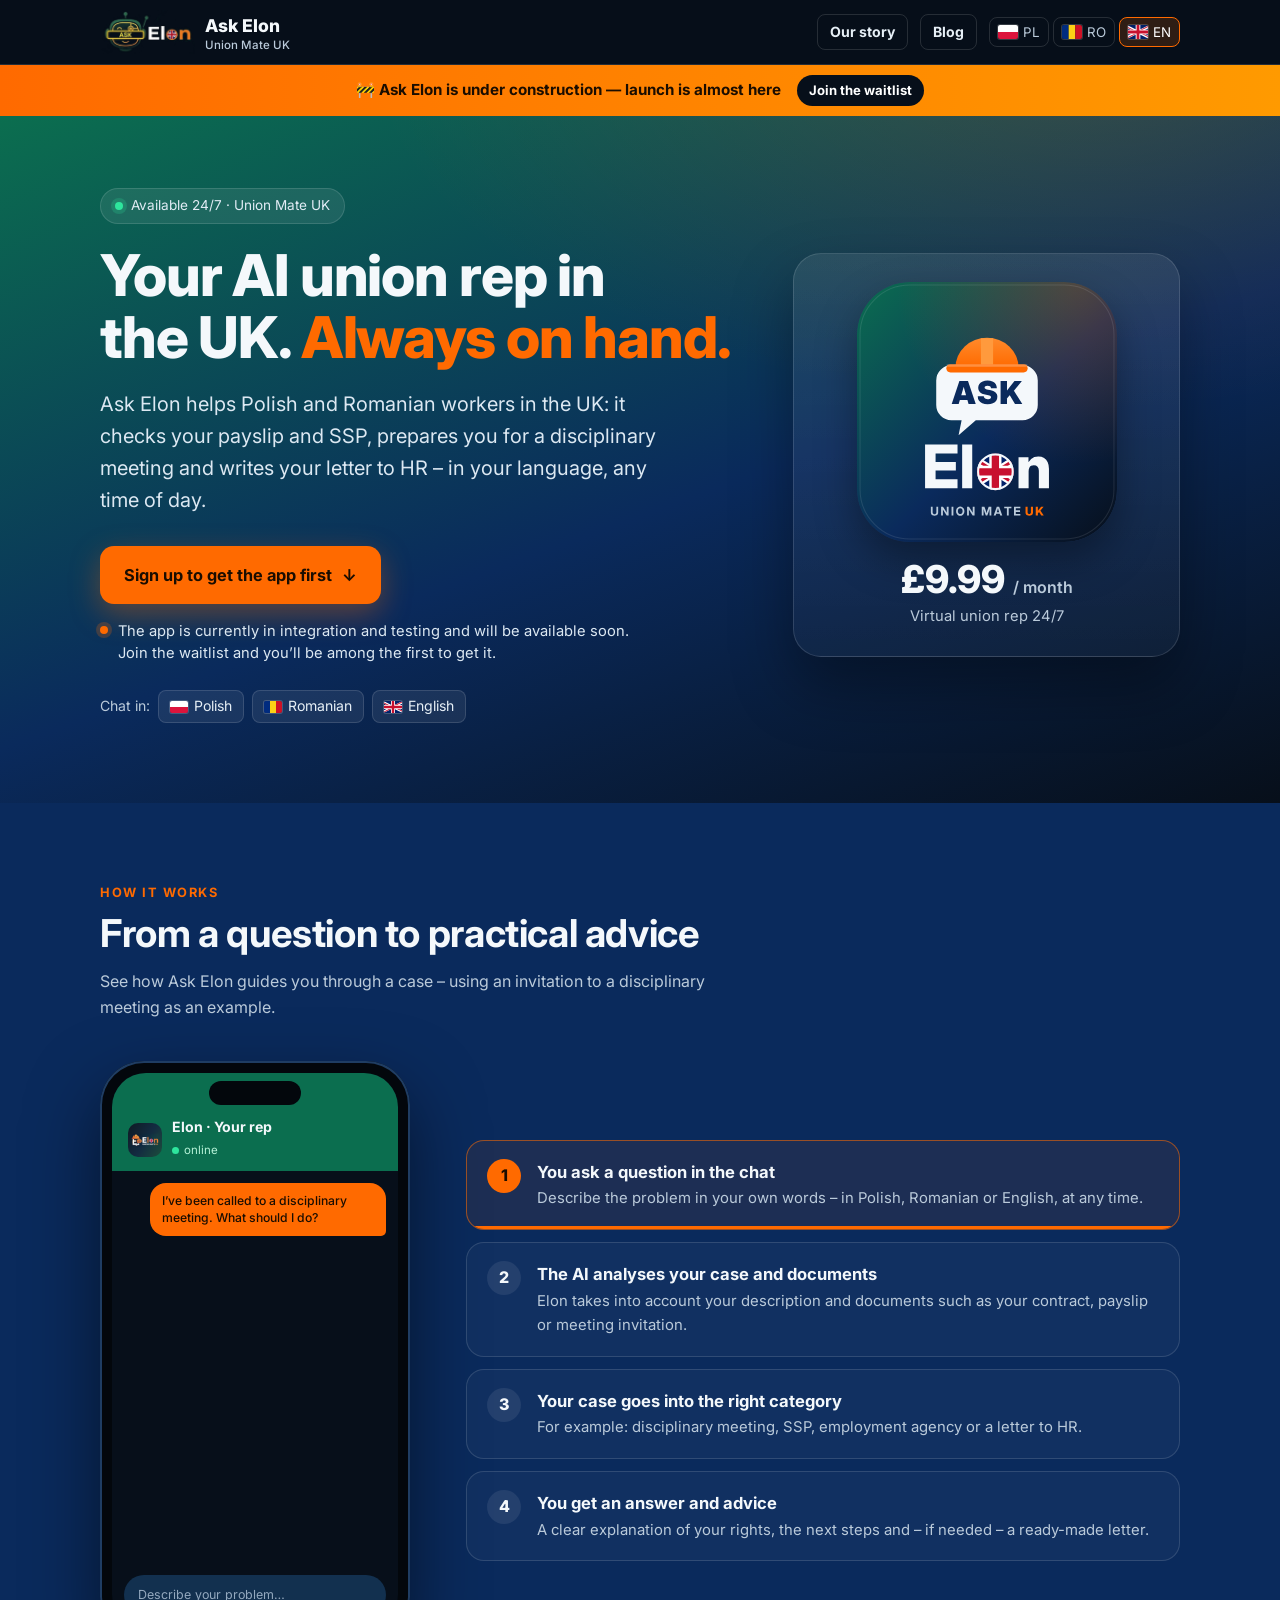
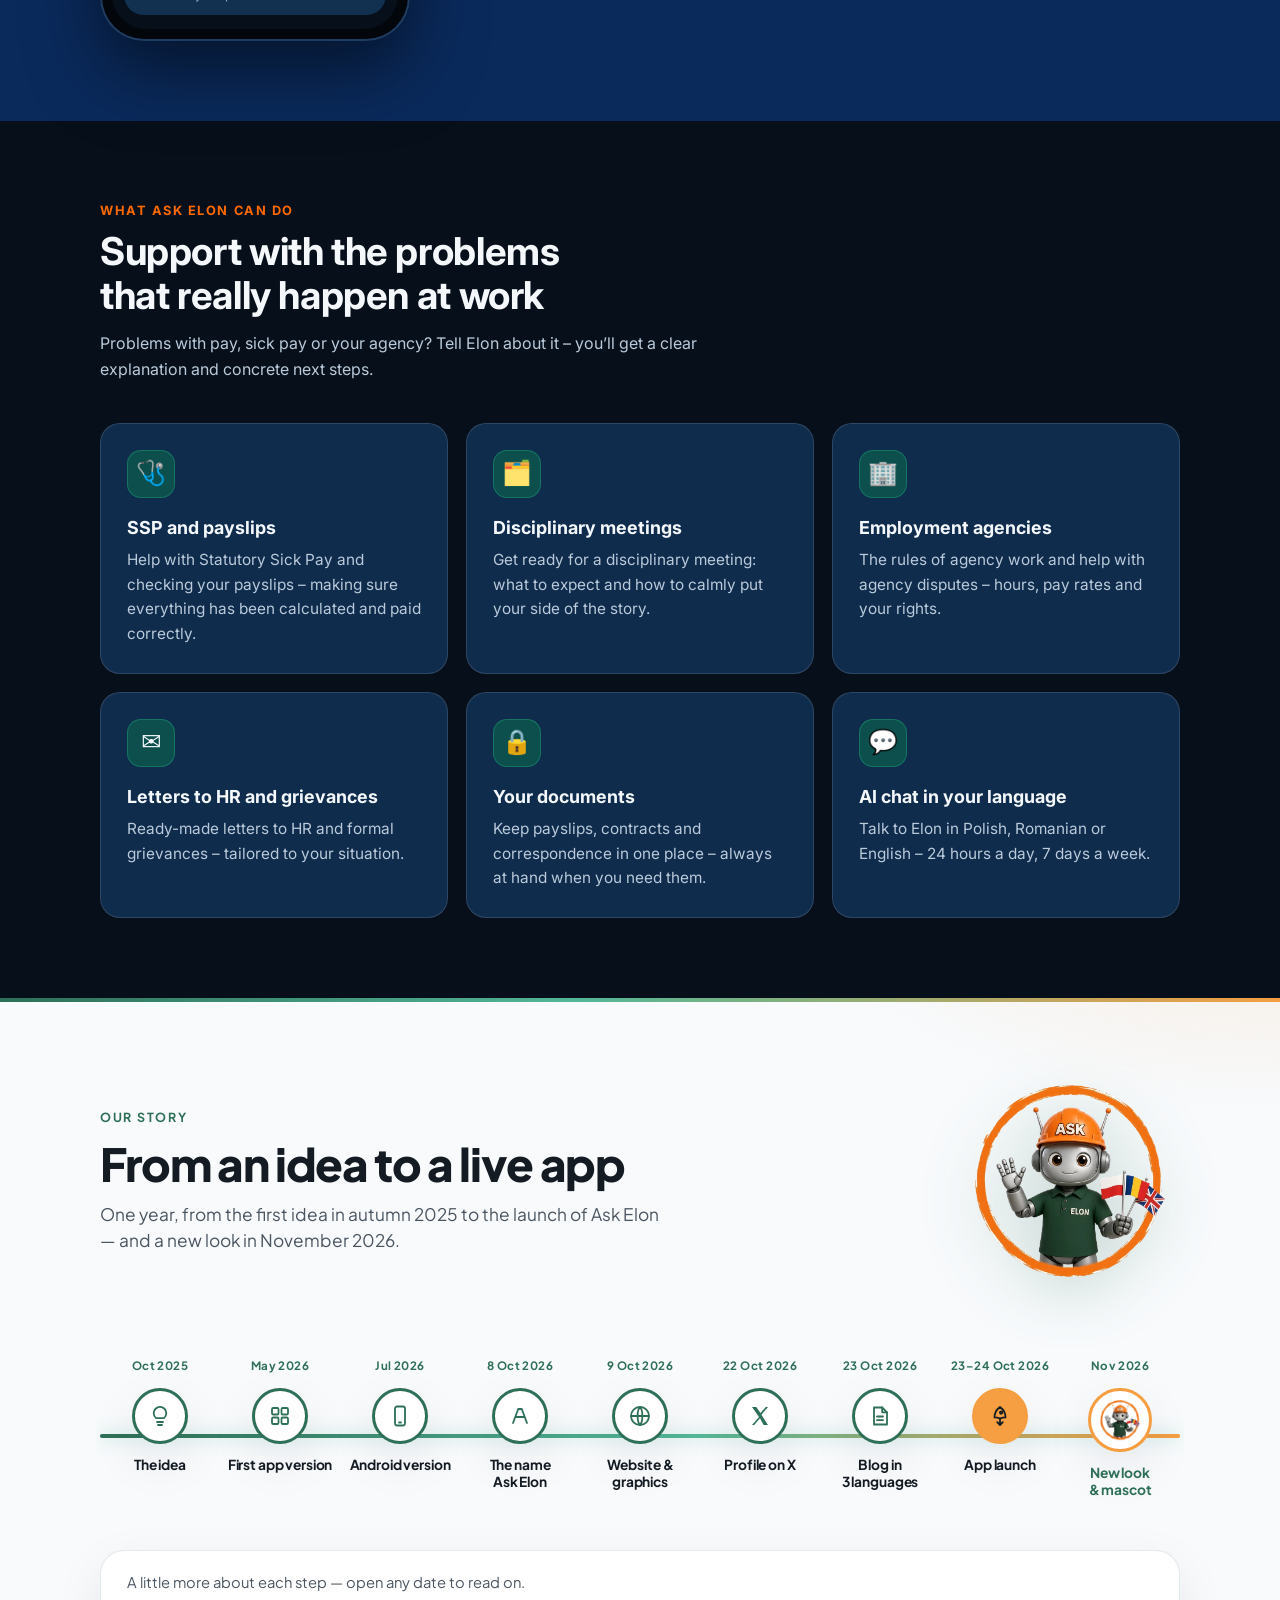
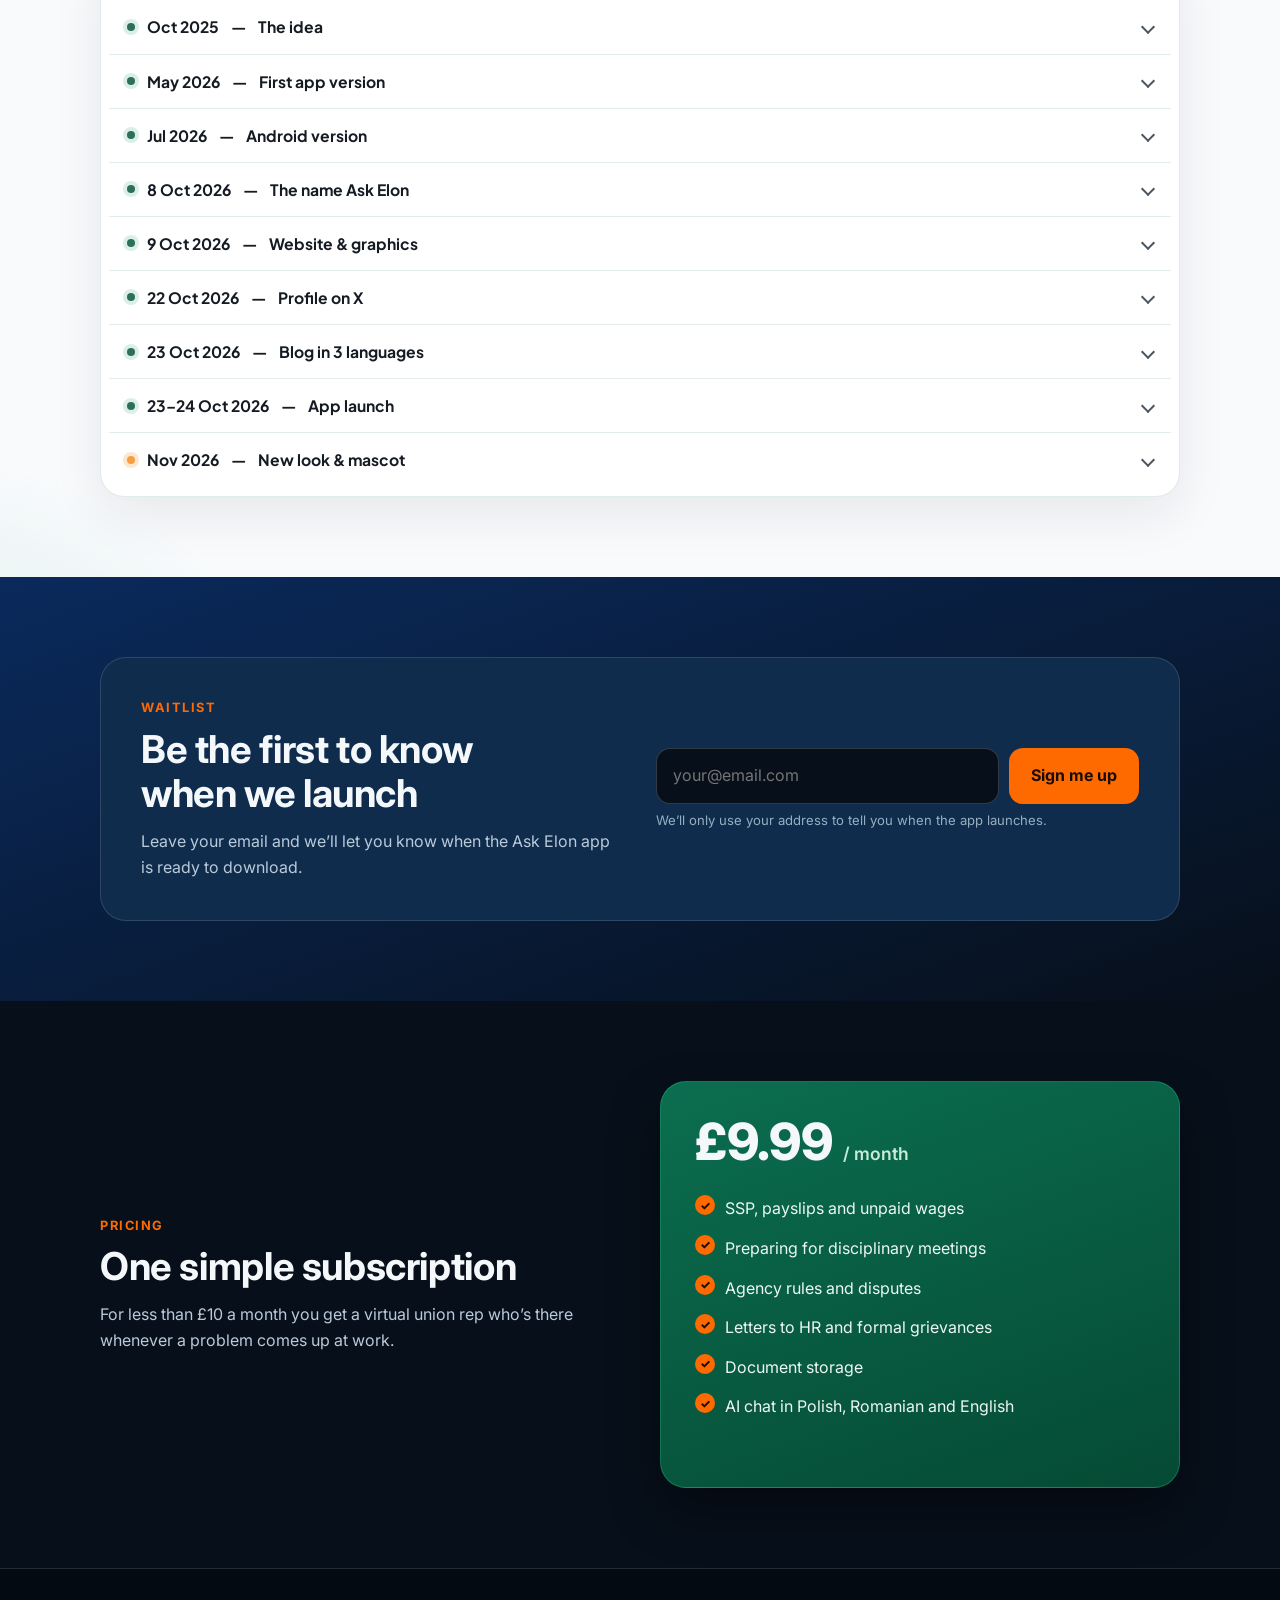
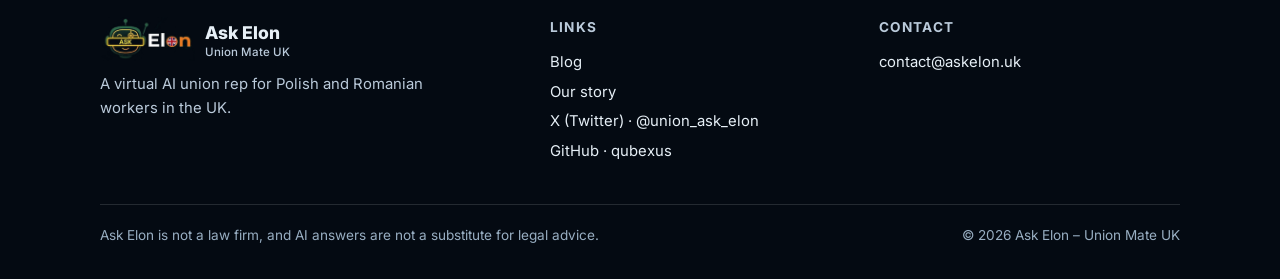
<file: index.html>
<!DOCTYPE html>
<html lang="en">
<head>
<meta charset="utf-8">
<meta name="viewport" content="width=device-width, initial-scale=1">
<title>Ask Elon – Union Mate UK | Your AI union rep in the UK, 24/7</title>
<meta name="description" content="Ask Elon – an AI union rep for Polish and Romanian workers in the UK. SSP, payslips, disciplinary meetings, agencies, letters to HR. 24/7, in Polish, Romanian and English. £9.99/month.">
<meta property="og:title" content="Ask Elon – Union Mate UK">
<meta property="og:description" content="Your AI union rep in the UK, 24/7. £9.99/month.">
<meta property="og:locale" content="en_GB">
<meta property="og:locale:alternate" content="pl_PL">
<meta property="og:locale:alternate" content="ro_RO">
<link rel="canonical" href="https://askelon.uk/">
<link rel="alternate" hreflang="en" href="https://askelon.uk/">
<link rel="alternate" hreflang="pl" href="https://askelon.uk/?lang=pl">
<link rel="alternate" hreflang="ro" href="https://askelon.uk/?lang=ro">
<link rel="alternate" hreflang="x-default" href="https://askelon.uk/">
<link rel="icon" type="image/png" href="favicon.png">
<link rel="apple-touch-icon" href="favicon.png">
<link rel="preconnect" href="https://fonts.googleapis.com">
<link rel="preconnect" href="https://fonts.gstatic.com" crossorigin>
<link href="https://fonts.googleapis.com/css2?family=Inter:wght@400;500;600;700;800&family=Plus+Jakarta+Sans:wght@500;600;700;800&display=swap" rel="stylesheet">
<style>
:root{--green:#0B6E4F;--orange:#FF6A00;--navy:#0A2A5C;--graphite:#070F1A;--text:#F4F8FB;--muted:#BACADA;--card:#0F2C4D;--line:rgba(255,255,255,.13)}
*{box-sizing:border-box;margin:0;padding:0}
html{scroll-behavior:smooth}
body{font-family:Inter,system-ui,-apple-system,"Segoe UI",Roboto,Arial,sans-serif;background:var(--graphite);color:var(--text);line-height:1.6;-webkit-font-smoothing:antialiased}
a{color:inherit}
.wrap{max-width:1120px;margin:0 auto;padding:0 20px}
.logo{display:block;background:url([data-uri]) center/cover no-repeat}
.brand .logo{width:38px;height:38px;border-radius:10px;flex:none}
.logo-lg{width:100%;max-width:260px;aspect-ratio:1;border-radius:24px;margin:0 auto 18px}
/* nav */
nav{position:sticky;top:0;z-index:10;background:rgba(7,15,26,.88);backdrop-filter:blur(10px);border-bottom:1px solid var(--line)}
nav .wrap{display:flex;align-items:center;justify-content:space-between;height:64px;gap:12px}
.brand{display:flex;align-items:center;gap:10px;text-decoration:none;font-weight:800;font-size:1.1rem;white-space:nowrap}
.brand img{width:38px;height:38px;border-radius:10px}
.brand small{display:block;font-weight:500;font-size:.72rem;color:var(--muted);line-height:1}
.nav-cta{background:var(--orange);color:#1a0d00;text-decoration:none;font-weight:700;font-size:.9rem;padding:9px 16px;border-radius:999px;white-space:nowrap}
/* hero */
header.hero{position:relative;overflow:hidden;background:radial-gradient(1200px 600px at 85% -10%,rgba(255,106,0,.18),transparent 60%),linear-gradient(160deg,var(--green) 0%,var(--navy) 55%,var(--graphite) 100%)}
.hero .wrap{display:grid;grid-template-columns:1.25fr .75fr;gap:48px;align-items:center;padding-top:72px;padding-bottom:80px}
.pill{display:inline-flex;align-items:center;gap:8px;background:rgba(255,255,255,.08);border:1px solid var(--line);padding:6px 14px;border-radius:999px;font-size:.85rem;color:#E1ECF5;margin-bottom:20px}
.dot{width:8px;height:8px;border-radius:50%;background:#2EE59D;box-shadow:0 0 0 4px rgba(46,229,157,.2)}
h1{text-wrap:balance;font-size:clamp(2.1rem,5.2vw,3.6rem);line-height:1.08;font-weight:800;letter-spacing:-.02em}
h1 em{font-style:normal;color:var(--orange)}
.lead{font-size:clamp(1.05rem,2.2vw,1.25rem);color:#DCE8F2;margin:20px 0 30px;max-width:560px}
.btns{display:flex;flex-wrap:wrap;gap:12px;align-items:center}
.btns .btn{min-height:58px;box-sizing:border-box}
.btn{display:inline-flex;align-items:center;justify-content:center;gap:10px;font-weight:700;font-size:1.02rem;padding:15px 24px;border-radius:14px;text-decoration:none;transition:transform .15s,box-shadow .15s}
.btn-primary{background:var(--orange);color:#1a0d00;box-shadow:0 10px 30px rgba(255,106,0,.35)}
.btn-primary:hover{transform:translateY(-2px);box-shadow:0 14px 34px rgba(255,106,0,.45)}
.btn-soon{background:rgba(255,255,255,.06);color:#D3DFEA;border:1.5px dashed rgba(255,255,255,.28);cursor:pointer;text-decoration:none;transition:background .2s,border-color .2s,color .2s}
.btn-soon:hover,.btn-soon:focus-visible{background:rgba(255,255,255,.12);border-color:var(--orange);color:#fff}
.btn-soon .sep{opacity:.7}
.btn-early{text-align:center;background:var(--orange);color:#1a0d00;border:0;cursor:pointer;text-decoration:none;box-shadow:0 10px 30px rgba(255,106,0,.35);transition:transform .15s,box-shadow .15s}
.btn-early:hover,.btn-early:focus-visible{transform:translateY(-2px);box-shadow:0 14px 34px rgba(255,106,0,.45)}
.btn-early:focus-visible{outline:2px solid #fff;outline-offset:3px}
.btn-early .arr{transition:transform .15s}
.btn-early:hover .arr{transform:translateY(2px)}
.cta-note{display:flex;align-items:flex-start;gap:10px;margin-top:16px;max-width:560px;font-size:.92rem;line-height:1.5;color:#DCE8F2}
.cta-note .dot{flex:none;margin-top:6px;background:var(--orange);box-shadow:0 0 0 4px rgba(255,106,0,.22)}
#lista,#historia,#funkcje{scroll-margin-top:120px}
.hero-card img.logo-new{display:block;height:auto;border-radius:20.3%;box-shadow:0 18px 40px rgba(0,0,0,.35)}
.badge-soon{background:#FFD3A6;color:#6B2800;font-size:.7rem;font-weight:800;text-transform:uppercase;letter-spacing:.06em;padding:3px 8px;border-radius:6px}
.langs{display:flex;gap:8px;flex-wrap:wrap;margin-top:26px;font-size:.88rem;color:var(--muted)}
.langs>span{display:inline-flex;align-items:center;gap:6px;background:rgba(255,255,255,.07);border:1px solid var(--line);padding:4px 11px;border-radius:8px;color:#E6EFF6}
.hero-card{background:linear-gradient(180deg,rgba(255,255,255,.08),rgba(255,255,255,.03));border:1px solid var(--line);border-radius:28px;padding:28px;text-align:center;box-shadow:0 30px 60px rgba(0,0,0,.35)}
.hero-card img{width:100%;max-width:260px;border-radius:24px;display:block;margin:0 auto 18px}
.hero-card .price{font-size:2.4rem;font-weight:800;line-height:1}
.hero-card .price small{font-size:1rem;font-weight:600;color:var(--muted)}
.hero-card p{color:var(--muted);font-size:.92rem;margin-top:6px}
/* sections */
section{padding:80px 0}
.eyebrow{color:var(--orange);font-weight:700;text-transform:uppercase;letter-spacing:.12em;font-size:.8rem}
h2{text-wrap:balance;max-width:760px;font-size:clamp(1.7rem,3.6vw,2.4rem);line-height:1.15;margin:8px 0 14px;letter-spacing:-.01em}
.sub{color:var(--muted);max-width:640px}
.grid{display:grid;grid-template-columns:repeat(3,1fr);gap:18px;margin-top:40px}
.card{background:var(--card);border:1px solid var(--line);border-radius:20px;padding:26px;transition:border-color .2s,transform .2s}
.card:hover{border-color:rgba(255,106,0,.5);transform:translateY(-3px)}
.icon{width:48px;height:48px;border-radius:14px;display:grid;place-items:center;font-size:1.5rem;background:rgba(11,110,79,.55);border:1px solid rgba(46,229,157,.25);margin-bottom:16px}
.card h3{font-size:1.12rem;margin-bottom:6px}
.card p{color:var(--muted);font-size:.96rem}
/* pricing */
.pricing{display:grid;grid-template-columns:1fr 1fr;gap:40px;align-items:center}
.price-box{background:linear-gradient(160deg,var(--green),#054A34);border-radius:26px;padding:34px;border:1px solid rgba(46,229,157,.25);box-shadow:0 24px 50px rgba(0,0,0,.35)}
.price-box .amount{font-size:3.2rem;font-weight:800;line-height:1}
.price-box .amount small{font-size:1.1rem;color:#C6EBD9;font-weight:600}
.price-box ul{list-style:none;margin:22px 0 26px}
.price-box li{padding:7px 0 7px 30px;position:relative;color:#EDF8F2}
.price-box li::before{content:"✓";position:absolute;left:0;top:6px;width:20px;height:20px;border-radius:50%;background:var(--orange);color:#1a0d00;font-size:.75rem;font-weight:800;display:grid;place-items:center}
.price-box .btn{width:100%}
/* footer */
footer{background:#040A12;border-top:1px solid var(--line);padding:48px 0 32px;font-size:.93rem}
.foot{display:grid;grid-template-columns:1.4fr 1fr 1fr;gap:28px}
footer h4{font-size:.85rem;text-transform:uppercase;letter-spacing:.1em;color:var(--muted);margin-bottom:12px}
footer ul{list-style:none}
footer li{margin:6px 0}
footer a{text-decoration:none;color:#E6EFF6}
footer a:hover{color:var(--orange)}
.disclaimer{margin-top:34px;padding-top:20px;border-top:1px solid var(--line);color:#98AEC2;font-size:.85rem;display:flex;flex-wrap:wrap;justify-content:space-between;gap:10px}
/* how / walkthrough */
.how{background:var(--navy)}
.demo{display:grid;grid-template-columns:auto 1fr;gap:56px;align-items:center;margin-top:40px}
.phone{width:310px;height:580px;border-radius:44px;background:#03070C;padding:12px;box-shadow:0 30px 70px rgba(0,0,0,.5),inset 0 0 0 2px #1F3D63;position:relative}
.phone::before{content:"";position:absolute;top:20px;left:50%;width:92px;height:24px;margin-left:-46px;border-radius:14px;background:#03070C;z-index:3}
.screen{height:100%;border-radius:34px;overflow:hidden;background:var(--graphite);display:flex;flex-direction:column}
.ph-head{display:flex;align-items:center;gap:10px;padding:46px 16px 10px;background:var(--green);flex:none}
.ph-head .logo{width:34px;height:34px;border-radius:10px;flex:none}
.ph-head b{display:block;font-size:.88rem;line-height:1.2}
.ph-head small{font-size:.72rem;color:#B5F2D7}
.ph-head small::before{content:"";display:inline-block;width:7px;height:7px;border-radius:50%;background:#2EE59D;margin-right:5px}
.ph-body{flex:1;min-height:0;overflow:hidden;padding:12px 12px 8px;display:flex;flex-direction:column;gap:8px;font-size:.76rem;line-height:1.42}
.ph-in{flex:none;margin:0 12px 14px;padding:10px 14px;border-radius:999px;background:#12304F;color:#93A8BE;font-size:.78rem}
.bub{max-width:90%;padding:9px 12px;border-radius:16px}
.bub.user{align-self:flex-end;background:var(--orange);color:#1a0d00;border-bottom-right-radius:5px;font-weight:500}
.bub.ai{background:#143A66;border:1px solid var(--line);border-bottom-left-radius:5px}
.bub.ai ul{list-style:none;margin:5px 0}
.bub.ai li{padding-left:13px;position:relative;margin:3px 0}
.bub.ai li::before{content:"";position:absolute;left:2px;top:.6em;width:5px;height:5px;border-radius:50%;background:var(--orange)}
.docs{display:flex;flex-direction:column;gap:6px;align-self:flex-start;position:relative;overflow:hidden;border-radius:12px}
.doc{display:flex;align-items:center;gap:7px;padding:7px 11px;border-radius:10px;background:#0E2E52;border:1px solid var(--line);font-size:.74rem;color:#DAE6F0}
.scan{position:absolute;left:0;top:0;width:100%;height:100%;background:linear-gradient(180deg,transparent,rgba(46,229,157,.35) 45%,rgba(46,229,157,.6) 50%,transparent 55%);transform:translateY(-100%);opacity:0;pointer-events:none}
.cat{align-self:flex-start;display:inline-flex;align-items:center;gap:6px;padding:6px 12px;border-radius:999px;background:rgba(255,106,0,.15);border:1px solid rgba(255,106,0,.6);color:#FFB06B;font-weight:700;font-size:.74rem}
.slot{display:grid}
.slot>*{grid-area:1/1}
.typing{align-self:start;display:inline-flex;gap:5px;padding:12px 14px;border-radius:16px;border-bottom-left-radius:5px;background:#143A66;width:max-content}
.typing i{width:7px;height:7px;border-radius:50%;background:#A9C2DA}
/* states: hidden by default, shown cumulatively by .s1-.s4 on .demo */
.demo .anim{opacity:0;transform:translateY(12px) scale(.97);transition:opacity .5s ease,transform .5s ease}
.demo.s1 .a1,.demo.s2 .a2,.demo.s3 .a3,.demo.s4 .a4{opacity:1;transform:none}
.demo.s4 .typing{opacity:0;transform:scale(.9)}
.demo.s2:not(.s3) .scan{animation:scan 1.6s ease-in-out infinite}
.demo.s2:not(.s4) .typing i{animation:dot 1.2s infinite ease-in-out}
.typing i:nth-child(2){animation-delay:.15s!important}.typing i:nth-child(3){animation-delay:.3s!important}
@keyframes scan{0%{transform:translateY(-100%);opacity:1}100%{transform:translateY(100%);opacity:1}}
@keyframes dot{0%,60%,100%{transform:translateY(0);opacity:.45}30%{transform:translateY(-4px);opacity:1}}
.wsteps{list-style:none;display:flex;flex-direction:column;gap:12px}
.wstep{display:flex;gap:16px;align-items:flex-start;padding:18px 20px;border-radius:18px;border:1px solid var(--line);background:rgba(255,255,255,.03);cursor:pointer;transition:background .3s,border-color .3s;position:relative;overflow:hidden}
.wstep .num{flex:none;display:grid;place-items:center;width:34px;height:34px;border-radius:50%;background:rgba(255,255,255,.08);font-weight:800;transition:background .3s,color .3s}
.wstep h3{font-size:1.04rem;margin-bottom:2px}
.wstep p{color:var(--muted);font-size:.93rem}
.wstep .bar{position:absolute;left:0;bottom:0;height:3px;width:100%;background:var(--orange);transform:scaleX(0);transform-origin:left}
.wstep.active{background:rgba(255,106,0,.08);border-color:rgba(255,106,0,.55)}
.wstep.active .num{background:var(--orange);color:#1a0d00}
.wstep.active .bar{animation:prog var(--dur,3.6s) linear forwards}
.demo.paused .wstep.active .bar{animation-play-state:paused}
@keyframes prog{to{transform:scaleX(1)}}
.how-note{margin-top:16px;color:var(--muted);font-size:.9rem}
.how-note a{color:var(--orange)}
@media (prefers-reduced-motion:reduce){
 .demo .anim,.wstep,.wstep .num{transition:none}
 .scan,.typing{display:none}
 .wstep .bar{display:none}
 .wstep{cursor:default}
 .wstep .num{background:var(--orange);color:#1a0d00}
}
/* build banner */
.build{background:linear-gradient(90deg,var(--orange),#FF9A00);color:#1a0d00}
.build .wrap{display:flex;align-items:center;justify-content:center;gap:10px 16px;flex-wrap:wrap;padding-top:10px;padding-bottom:10px;text-align:center;font-weight:700;font-size:.95rem}
.build a{background:var(--graphite);color:#fff;text-decoration:none;padding:5px 12px;border-radius:999px;font-size:.82rem;white-space:nowrap}
.build a:hover{background:var(--navy)}
/* waitlist */
.waitlist{background:linear-gradient(160deg,var(--navy),var(--graphite))}
.wl-box{background:var(--card);border:1px solid var(--line);border-radius:26px;padding:40px;display:grid;grid-template-columns:1fr 1fr;gap:32px;align-items:center}
.wl-form{display:flex;gap:10px;flex-wrap:wrap}
.wl-form input{flex:1 1 220px;min-width:0;font:inherit;font-size:1rem;padding:14px 16px;border-radius:14px;border:1.5px solid rgba(255,255,255,.18);background:var(--graphite);color:var(--text);outline:none}
.wl-form input:focus{border-color:var(--orange);box-shadow:0 0 0 3px rgba(255,106,0,.25)}
.wl-form input[aria-invalid="true"]{border-color:#FF4D5E}
.wl-form button{flex:0 0 auto;font:inherit;font-weight:700;font-size:1rem;padding:14px 22px;border-radius:14px;border:0;background:var(--orange);color:#1a0d00;cursor:pointer}
.wl-form button:disabled{opacity:.6;cursor:wait}
.wl-msg{margin-top:12px;font-size:.95rem}
.wl-msg:empty{display:none}
.wl-msg.ok{color:#2EE59D}.wl-msg.err{color:#FF8088}.wl-msg.info{color:#FFD3A6}
.wl-note{margin-top:6px;font-size:.82rem;color:#98AEC2}
/* responsive */
@media (max-width:900px){
 .hero .wrap{grid-template-columns:1fr;gap:36px;padding-top:44px;padding-bottom:56px}
 .hero-card{max-width:380px;width:100%;margin:0 auto}
 .grid{grid-template-columns:1fr 1fr}
 .pricing{grid-template-columns:1fr}
 .demo{grid-template-columns:1fr;gap:32px;justify-items:center}
 .wsteps{width:100%;max-width:560px}
 .wl-box{grid-template-columns:1fr;padding:28px}
 .foot{grid-template-columns:1fr 1fr}
 .foot>div:first-child{grid-column:1/-1}
}
@media (max-width:600px){
 section{padding:56px 0}
 .grid{grid-template-columns:1fr}
 .btns .btn{width:100%}
 .nav-cta{padding:8px 13px;font-size:.82rem}
 .brand small{display:none}
 .foot{grid-template-columns:1fr}
 .price-box{padding:26px}
 .wl-box{padding:22px;border-radius:20px}
 .phone{width:300px;height:570px}
 .wstep{padding:14px 16px;gap:12px}
 .wl-form button{width:100%}
 .build .wrap{font-size:.88rem}
 .hero-card{display:flex;align-items:center;gap:18px;text-align:left;padding:18px;border-radius:22px}
 .hero-card .logo-lg{width:110px;max-width:110px;margin:0;border-radius:16px;flex:none}
 .hero-card .price{font-size:1.9rem}
}
/* robot logo in header */
.brand .brand-logo{height:44px;width:auto;border-radius:0;flex:none;display:block}
@media (max-width:600px){.brand .brand-logo{height:36px}}
/* language switcher */
.lang-sw{display:flex;gap:4px;margin-left:auto}
.lang-sw button{display:inline-flex;align-items:center;gap:5px;background:transparent;border:1px solid var(--line);color:var(--muted);font:700 .76rem/1 inherit;font-family:inherit;padding:6px 8px;border-radius:8px;cursor:pointer;transition:background .2s,border-color .2s,color .2s}
.lang-sw button:hover{color:#fff;border-color:rgba(255,255,255,.3)}
.lang-sw button[aria-pressed="true"]{background:rgba(255,106,0,.16);border-color:var(--orange);color:#fff}
.lang-sw button:focus-visible{outline:2px solid var(--orange);outline-offset:2px}
.flag{width:20px;height:14px;border-radius:2px;flex:none;display:block;box-shadow:0 0 0 1px rgba(255,255,255,.18)}
.langs .flag{width:18px;height:12px}
@media (max-width:600px){.lang-sw{gap:3px}.lang-sw button{padding:5px 5px;gap:4px;font-size:.7rem}.lang-sw .flag{width:18px;height:12px}nav .wrap{gap:8px}.nav-cta{padding:8px 11px}}
@media (max-width:420px){.brand>span{position:absolute;width:1px;height:1px;overflow:hidden;clip:rect(0 0 0 0);white-space:nowrap}}
@media (max-width:330px){.lang-sw .code{display:none}}
/* blog link */
.nav-blog,.nav-story{text-decoration:none;font-weight:700;font-size:.88rem;color:#E6EFF6;padding:6px 12px;border-radius:8px;border:1px solid var(--line);white-space:nowrap}
.nav-story{margin-left:auto}
.nav-blog:hover,.nav-blog:focus-visible,.nav-story:hover,.nav-story:focus-visible{color:#fff;border-color:var(--orange);background:rgba(255,106,0,.12)}
.nav-blog + .lang-sw{margin-left:0}
@media (max-width:600px){.nav-blog,.nav-story{padding:5px 8px;font-size:.78rem}}
</style>
<link rel="stylesheet" href="css/historia.css">
</head>
<body>
<svg width="0" height="0" style="position:absolute" aria-hidden="true" focusable="false">
 <symbol id="f-pl" viewBox="0 0 30 20" preserveAspectRatio="none"><rect width="30" height="10" fill="#fff"/><rect y="10" width="30" height="10" fill="#DC143C"/></symbol>
 <symbol id="f-ro" viewBox="0 0 30 20" preserveAspectRatio="none"><rect width="10" height="20" fill="#002B7F"/><rect x="10" width="10" height="20" fill="#FCD116"/><rect x="20" width="10" height="20" fill="#CE1126"/></symbol>
 <symbol id="f-gb" viewBox="0 0 60 30" preserveAspectRatio="xMidYMid slice"><clipPath id="gb-s"><path d="M0,0v30h60V0z"/></clipPath><clipPath id="gb-t"><path d="M30,15h30v15zv15H0zH0V0zV0h30z"/></clipPath><g clip-path="url(#gb-s)"><path d="M0,0v30h60V0z" fill="#012169"/><path d="M0,0 60,30M60,0 0,30" stroke="#fff" stroke-width="6"/><path d="M0,0 60,30M60,0 0,30" clip-path="url(#gb-t)" stroke="#C8102E" stroke-width="4"/><path d="M30,0v30M0,15h60" stroke="#fff" stroke-width="10"/><path d="M30,0v30M0,15h60" stroke="#C8102E" stroke-width="6"/></g></symbol>
</svg>

<nav>
 <div class="wrap">
  <a class="brand" href="#top"><img class="brand-logo" src="logo.webp" width="400" height="185" alt="Ask Elon logo" data-i18n-attr="alt:nav.logo"><span>Ask Elon<small>Union Mate UK</small></span></a>
  <a class="nav-story" href="#historia" data-i18n="nav.story">Our story</a>
  <a class="nav-blog" href="/blog/en/" data-i18n="nav.blog" data-i18n-attr="href:nav.blog.href">Blog</a>
  <div class="lang-sw" role="group" aria-label="Choose language" data-i18n-attr="aria-label:lang.group"><button type="button" data-lang="pl" lang="pl" aria-label="Polski" aria-pressed="false"><svg class="flag" aria-hidden="true" focusable="false"><use href="#f-pl"/></svg><span class="code">PL</span></button><button type="button" data-lang="ro" lang="ro" aria-label="Română" aria-pressed="false"><svg class="flag" aria-hidden="true" focusable="false"><use href="#f-ro"/></svg><span class="code">RO</span></button><button type="button" data-lang="en" lang="en" aria-label="English" aria-pressed="true"><svg class="flag" aria-hidden="true" focusable="false"><use href="#f-gb"/></svg><span class="code">EN</span></button></div>
 </div>
</nav>

<div class="build" role="status">
 <div class="wrap"><span data-i18n="build.text">🚧 Ask Elon is under construction — launch is almost here</span><a href="#lista" data-i18n="build.link">Join the waitlist</a></div>
</div>

<header class="hero" id="top">
 <div class="wrap">
  <div>
   <div class="pill"><span class="dot"></span><span data-i18n="hero.pill">Available 24/7 · Union Mate UK</span></div>
   <h1 data-i18n="hero.h1">Your AI union rep in the&nbsp;UK. <em>Always on hand.</em></h1>
   <p class="lead" data-i18n="hero.lead">Ask Elon helps Polish and Romanian workers in the UK: it checks your payslip and SSP, prepares you for a disciplinary meeting and writes your letter to HR – in your language, any time of day.</p>
   <div class="btns">
    <!-- LINK DO SKLEPU: gdy aplikacja będzie w App Store / Google Play, zamień poniższy przycisk „Zapisz się…” (prowadzi do listy oczekujących #lista) na link do sklepu, np.
         <a class="btn btn-primary" href="TUTAJ_WKLEJ_LINK_DO_SKLEPU">Pobierz aplikację</a> — i usuń akapit .cta-note pod przyciskami. -->
    <a class="btn btn-early" href="#lista" id="cta-early" title="Join the waitlist – we’ll let you know as soon as the app is ready" data-i18n-attr="title:cta.title"><span data-i18n="cta.btn">Sign up to get the app first</span><span class="arr" aria-hidden="true">↓</span></a>
   </div>
   <p class="cta-note"><span class="dot" aria-hidden="true"></span><span data-i18n="cta.note">The app is currently in integration and testing and will be available soon. Join the waitlist and you’ll be among the first to get it.</span></p>
   <div class="langs"><span data-i18n="hero.talk" style="background:none;border:0;padding:4px 0;color:inherit">Chat in:</span><span><svg class="flag" aria-hidden="true" focusable="false"><use href="#f-pl"/></svg><b data-i18n="hero.l.pl" style="font-weight:inherit">Polish</b></span><span><svg class="flag" aria-hidden="true" focusable="false"><use href="#f-ro"/></svg><b data-i18n="hero.l.ro" style="font-weight:inherit">Romanian</b></span><span><svg class="flag" aria-hidden="true" focusable="false"><use href="#f-gb"/></svg><b data-i18n="hero.l.en" style="font-weight:inherit">English</b></span></div>
  </div>
  <div class="hero-card">
   <img class="logo-lg logo-new" src="logo-proposal.svg" width="512" height="512" alt="Ask Elon – Union Mate UK">
   <div>
    <div class="price">£9.99 <small data-i18n="per.month">/ month</small></div>
    <p data-i18n="hero.card">Virtual union rep 24/7</p>
   </div>
  </div>
 </div>
</header>

<section class="how" id="jak">
 <div class="wrap">
  <div class="eyebrow" data-i18n="how.eyebrow">How it works</div>
  <h2 data-i18n="how.h2">From a question to practical advice</h2>
  <p class="sub" data-i18n="how.sub">See how Ask Elon guides you through a case – using an invitation to a disciplinary meeting as an example.</p>
  <noscript><style>.demo .anim{opacity:1;transform:none}.demo .typing{display:none}</style></noscript>
  <div class="demo" id="demo">
   <div class="phone" aria-hidden="true">
    <div class="screen">
     <div class="ph-head"><span class="logo"></span><div><b data-i18n="ph.head">Elon · Your rep</b><small>online</small></div></div>
     <div class="ph-body">
      <div class="bub user anim a1" data-i18n="ph.user">I’ve been called to a disciplinary meeting. What should I do?</div>
      <div class="docs anim a2"><div class="doc" data-i18n="ph.doc1">📄 Meeting invitation.pdf</div><div class="doc" data-i18n="ph.doc2">📄 Employment contract.pdf</div><div class="scan"></div></div>
      <div class="cat anim a3" data-i18n="ph.cat">🏷️ Disciplinary meeting</div>
      <div class="slot">
       <div class="typing anim a2"><i></i><i></i><i></i></div>
       <div class="bub ai anim a4" data-i18n="ph.ai">Stay calm – you have clear rights:<ul><li>You can bring a colleague or a trade union rep with you.</li><li>Ask for the allegations and evidence in writing before the meeting.</li><li>Write down your version of events, with dates.</li></ul>Shall I prepare your statement?</div>
      </div>
     </div>
     <div class="ph-in" data-i18n="ph.in">Describe your problem…</div>
    </div>
   </div>
   <div>
    <ol class="wsteps">
     <li class="wstep" data-step="1"><span class="num">1</span><div><h3 data-i18n="step1.h">You ask a question in the chat</h3><p data-i18n="step1.p">Describe the problem in your own words – in Polish, Romanian or English, at any time.</p></div><span class="bar"></span></li>
     <li class="wstep" data-step="2"><span class="num">2</span><div><h3 data-i18n="step2.h">The AI analyses your case and documents</h3><p data-i18n="step2.p">Elon takes into account your description and documents such as your contract, payslip or meeting invitation.</p></div><span class="bar"></span></li>
     <li class="wstep" data-step="3"><span class="num">3</span><div><h3 data-i18n="step3.h">Your case goes into the right category</h3><p data-i18n="step3.p">For example: disciplinary meeting, SSP, employment agency or a letter to HR.</p></div><span class="bar"></span></li>
     <li class="wstep" data-step="4"><span class="num">4</span><div><h3 data-i18n="step4.h">You get an answer and advice</h3><p data-i18n="step4.p">A clear explanation of your rights, the next steps and – if needed – a ready-made letter.</p></div><span class="bar"></span></li>
    </ol>
   </div>
  </div>
 </div>
</section>

<section id="funkcje">
 <div class="wrap">
  <div class="eyebrow" data-i18n="feat.eyebrow">What Ask Elon can do</div>
  <h2 data-i18n="feat.h2">Support with the problems that really happen at work</h2>
  <p class="sub" data-i18n="feat.sub">Problems with pay, sick pay or your agency? Tell Elon about it – you’ll get a clear explanation and concrete next steps.</p>
  <div class="grid">
   <div class="card"><div class="icon">🩺</div><h3 data-i18n="card1.h">SSP and payslips</h3><p data-i18n="card1.p">Help with Statutory Sick Pay and checking your payslips – making sure everything has been calculated and paid correctly.</p></div>
   <div class="card"><div class="icon">🗂️</div><h3 data-i18n="card2.h">Disciplinary meetings</h3><p data-i18n="card2.p">Get ready for a disciplinary meeting: what to expect and how to calmly put your side of the story.</p></div>
   <div class="card"><div class="icon">🏢</div><h3 data-i18n="card3.h">Employment agencies</h3><p data-i18n="card3.p">The rules of agency work and help with agency disputes – hours, pay rates and your rights.</p></div>
   <div class="card"><div class="icon">✉️</div><h3 data-i18n="card4.h">Letters to HR and grievances</h3><p data-i18n="card4.p">Ready-made letters to HR and formal grievances – tailored to your situation.</p></div>
   <div class="card"><div class="icon">🔒</div><h3 data-i18n="card5.h">Your documents</h3><p data-i18n="card5.p">Keep payslips, contracts and correspondence in one place – always at hand when you need them.</p></div>
   <div class="card"><div class="icon">💬</div><h3 data-i18n="card6.h">AI chat in your language</h3><p data-i18n="card6.p">Talk to Elon in Polish, Romanian or English – 24 hours a day, 7 days a week.</p></div>
  </div>
 </div>
</section>

<section id="historia" aria-labelledby="hist-title">
 <div class="wrap">
  <div class="hist-head">
   <div class="hist-copy">
    <div class="eyebrow" data-i18n="hist.eyebrow">Our story</div>
    <h2 id="hist-title" data-i18n="hist.h2">From an idea to a live app</h2>
    <p class="hist-lead" data-i18n="hist.lead">One year, from the first idea in autumn 2025 to the launch of Ask Elon — and a new look in November 2026.</p>
   </div>
   <div class="hist-mascot">
    <img src="img/elon-head.webp" srcset="img/elon-head-192.webp 192w, img/elon-head.webp 768w" sizes="(max-width:720px) 128px, 220px" width="761" height="768" alt="Ask Elon mascot" data-i18n-attr="alt:hist.mascot.alt">
   </div>
  </div>

  <div class="tl-scroll" tabindex="0" aria-label="Ask Elon project timeline" data-i18n-attr="aria-label:hist.track">
   <div class="tl-board">
    <div class="tl-line" aria-hidden="true"><span class="tl-progress"></span></div>
    <ol class="tl-track">
    <li class="tl-item" data-target="h-m1">
     <div class="tl-date" data-i18n="hist.m1.date">Oct 2025</div>
     <button type="button" class="tl-dot" aria-controls="h-m1" aria-expanded="false" data-i18n-attr="aria-label:hist.m1.label"><svg viewBox="0 0 24 24" fill="none" stroke="currentColor" stroke-width="1.8" stroke-linecap="round" stroke-linejoin="round" aria-hidden="true"><path d="M9 18h6M10 21h4"/><path d="M8.2 14.2C6.7 13 5.7 11.2 5.7 9.2a6.3 6.3 0 1 1 12.6 0c0 2-1 3.8-2.5 5H8.2z"/></svg></button>
     <div class="tl-label" data-i18n="hist.m1.label">The idea</div>
    </li>
    <li class="tl-item" data-target="h-m2">
     <div class="tl-date" data-i18n="hist.m2.date">May 2026</div>
     <button type="button" class="tl-dot" aria-controls="h-m2" aria-expanded="false" data-i18n-attr="aria-label:hist.m2.label"><svg viewBox="0 0 24 24" fill="none" stroke="currentColor" stroke-width="1.8" stroke-linecap="round" stroke-linejoin="round" aria-hidden="true"><rect x="4" y="4" width="6.5" height="6.5" rx="1.3"/><rect x="13.5" y="4" width="6.5" height="6.5" rx="1.3"/><rect x="4" y="13.5" width="6.5" height="6.5" rx="1.3"/><rect x="13.5" y="13.5" width="6.5" height="6.5" rx="1.3"/></svg></button>
     <div class="tl-label" data-i18n="hist.m2.label">First app version</div>
    </li>
    <li class="tl-item" data-target="h-m3">
     <div class="tl-date" data-i18n="hist.m3.date">Jul 2026</div>
     <button type="button" class="tl-dot" aria-controls="h-m3" aria-expanded="false" data-i18n-attr="aria-label:hist.m3.label"><svg viewBox="0 0 24 24" fill="none" stroke="currentColor" stroke-width="1.8" stroke-linecap="round" stroke-linejoin="round" aria-hidden="true"><rect x="7" y="2.5" width="10" height="19" rx="2.2"/><path d="M11 18.5h2"/></svg></button>
     <div class="tl-label" data-i18n="hist.m3.label">Android version</div>
    </li>
    <li class="tl-item" data-target="h-m4">
     <div class="tl-date" data-i18n="hist.m4.date">8 Oct 2026</div>
     <button type="button" class="tl-dot" aria-controls="h-m4" aria-expanded="false" data-i18n-attr="aria-label:hist.m4.label"><svg viewBox="0 0 24 24" fill="none" stroke="currentColor" stroke-width="1.8" stroke-linecap="round" stroke-linejoin="round" aria-hidden="true"><path d="M5 19 10.2 5h3.6L19 19M7.4 13h9.2"/></svg></button>
     <div class="tl-label" data-i18n="hist.m4.label">The name Ask Elon</div>
    </li>
    <li class="tl-item" data-target="h-m5">
     <div class="tl-date" data-i18n="hist.m5.date">9 Oct 2026</div>
     <button type="button" class="tl-dot" aria-controls="h-m5" aria-expanded="false" data-i18n-attr="aria-label:hist.m5.label"><svg viewBox="0 0 24 24" fill="none" stroke="currentColor" stroke-width="1.8" stroke-linecap="round" stroke-linejoin="round" aria-hidden="true"><circle cx="12" cy="12" r="9"/><path d="M3 12h18M12 3c3.2 3.4 3.2 14.6 0 18M12 3c-3.2 3.4-3.2 14.6 0 18"/></svg></button>
     <div class="tl-label" data-i18n="hist.m5.label">Website &amp; graphics</div>
    </li>
    <li class="tl-item" data-target="h-m6">
     <div class="tl-date" data-i18n="hist.m6.date">22 Oct 2026</div>
     <button type="button" class="tl-dot" aria-controls="h-m6" aria-expanded="false" data-i18n-attr="aria-label:hist.m6.label"><svg viewBox="0 0 24 24" fill="currentColor" aria-hidden="true"><path d="M13.4 10.7 20 3h-2.2l-5.3 6.1L8.3 3H4l7 10.1L4 21h2.2l5.8-6.7L15.6 21H20l-6.6-10.3z"/></svg></button>
     <div class="tl-label" data-i18n="hist.m6.label">Profile on X</div>
    </li>
    <li class="tl-item" data-target="h-m7">
     <div class="tl-date" data-i18n="hist.m7.date">23 Oct 2026</div>
     <button type="button" class="tl-dot" aria-controls="h-m7" aria-expanded="false" data-i18n-attr="aria-label:hist.m7.label"><svg viewBox="0 0 24 24" fill="none" stroke="currentColor" stroke-width="1.8" stroke-linecap="round" stroke-linejoin="round" aria-hidden="true"><path d="M6 3.5h8.2L19 8.3V20.5H6z"/><path d="M14.2 3.5v4.8H19M9 12.5h6M9 16.2h6"/></svg></button>
     <div class="tl-label" data-i18n="hist.m7.label">Blog in 3 languages</div>
    </li>
    <li class="tl-item is-launch" data-target="h-m8">
     <div class="tl-date" data-i18n="hist.m8.date">23–24 Oct 2026</div>
     <button type="button" class="tl-dot" aria-controls="h-m8" aria-expanded="false" data-i18n-attr="aria-label:hist.m8.label"><svg viewBox="0 0 24 24" fill="none" stroke="currentColor" stroke-width="1.8" stroke-linecap="round" stroke-linejoin="round" aria-hidden="true"><path d="M12 3c3.6 2.6 5.5 6.4 5.5 10.4-1.8 0-3.6.3-5.5 1.1-1.9-.8-3.7-1.1-5.5-1.1C6.5 9.4 8.4 5.6 12 3z"/><path d="M12 14.6V21M9.2 18.2 12 21l2.8-2.8"/><circle cx="13.1" cy="8.6" r="1.15"/></svg></button>
     <div class="tl-label" data-i18n="hist.m8.label">App launch</div>
    </li>
    <li class="tl-item is-now" data-target="h-m9">
     <div class="tl-date" data-i18n="hist.m9.date">Nov 2026</div>
     <button type="button" class="tl-dot" aria-controls="h-m9" aria-expanded="false" data-i18n-attr="aria-label:hist.m9.label"><img src="img/elon-head-192.webp" width="190" height="192" alt=""></button>
     <div class="tl-label" data-i18n="hist.m9.label">New look &amp; mascot</div>
    </li>
    </ol>
   </div>
  </div>

  <div class="tl-more">
   <p class="tl-more-intro" data-i18n="hist.more">A little more about each step — open any date to read on.</p>
  <details id="h-m1">
   <summary><span data-i18n="hist.m1.date">Oct 2025</span> — <span data-i18n="hist.m1.label">The idea</span></summary>
   <p class="tl-body" data-i18n="hist.m1.body">The idea for an AI union mate for Polish and Romanian workers in the UK took shape in autumn 2025.</p>
  </details>
  <details id="h-m2">
   <summary><span data-i18n="hist.m2.date">May 2026</span> — <span data-i18n="hist.m2.label">First app version</span></summary>
   <p class="tl-body" data-i18n="hist.m2.body">The first working version of the app was ready at the end of May 2026.</p>
  </details>
  <details id="h-m3">
   <summary><span data-i18n="hist.m3.date">Jul 2026</span> — <span data-i18n="hist.m3.label">Android version</span></summary>
   <p class="tl-body" data-i18n="hist.m3.body">An Android version followed in July 2026, so people could use it on their phones.</p>
  </details>
  <details id="h-m4">
   <summary><span data-i18n="hist.m4.date">8 Oct 2026</span> — <span data-i18n="hist.m4.label">The name Ask Elon</span></summary>
   <p class="tl-body" data-i18n="hist.m4.body">On 8 October 2026 the project took the name Ask Elon.</p>
  </details>
  <details id="h-m5">
   <summary><span data-i18n="hist.m5.date">9 Oct 2026</span> — <span data-i18n="hist.m5.label">Website &amp; graphics</span></summary>
   <p class="tl-body" data-i18n="hist.m5.body">The next day the public website and the first brand graphics went live.</p>
  </details>
  <details id="h-m6">
   <summary><span data-i18n="hist.m6.date">22 Oct 2026</span> — <span data-i18n="hist.m6.label">Profile on X</span></summary>
   <p class="tl-body" data-i18n="hist.m6.body">Ask Elon appeared on X, so news could be shared in public.</p>
  </details>
  <details id="h-m7">
   <summary><span data-i18n="hist.m7.date">23 Oct 2026</span> — <span data-i18n="hist.m7.label">Blog in 3 languages</span></summary>
   <p class="tl-body" data-i18n="hist.m7.body">Practical guides to rights at work went live in English, Polish and Romanian.</p>
  </details>
  <details id="h-m8">
   <summary><span data-i18n="hist.m8.date">23–24 Oct 2026</span> — <span data-i18n="hist.m8.label">App launch</span></summary>
   <p class="tl-body" data-i18n="hist.m8.body">The Ask Elon app went live at app.askelon.uk on 23–24 October 2026.</p>
  </details>
  <details id="h-m9" class="is-now-d">
   <summary><span data-i18n="hist.m9.date">Nov 2026</span> — <span data-i18n="hist.m9.label">New look &amp; mascot</span></summary>
   <p class="tl-body" data-i18n="hist.m9.body">In November 2026 came a refreshed look, a new colour palette and the Ask Elon mascot.</p>
  </details>
  </div>

  <!-- TEMPORARILY HIDDEN (18.11.2026, at Piotr's request): "Open the Ask Elon app" button. To restore, uncomment:
  <div class="hist-cta">
   <a class="hist-app" href="https://app.askelon.uk" data-i18n="hist.cta">Open the Ask Elon app</a>
  </div>
  -->
 </div>
</section>

<section class="waitlist" id="lista">
 <div class="wrap">
  <div class="wl-box">
   <div>
    <div class="eyebrow" data-i18n="wl.eyebrow">Waitlist</div>
    <h2 data-i18n="wl.h2">Be the first to know when we launch</h2>
    <p class="sub" data-i18n="wl.sub">Leave your email and we’ll let you know when the Ask Elon app is ready to download.</p>
   </div>
   <div>
    <!-- Lokalnie (127.0.0.1/localhost) formularz wysyła POST na /api/waitlist. Na publicznym hostingu zapisuje adres w formularzu Google Piotra (w tle); gdy to się nie uda, otwiera mailto: do jocobisun@gmail.com. -->
    <form class="wl-form" id="wl-form" action="/api/waitlist" method="post" novalidate>
     <label for="wl-email" class="sr-only" style="position:absolute;left:-9999px" data-i18n="wl.label">Email address</label>
     <input id="wl-email" name="email" type="email" inputmode="email" autocomplete="email" placeholder="your@email.com" data-i18n-attr="placeholder:wl.ph" required maxlength="254">
     <button type="submit" id="wl-btn" data-i18n="wl.btn">Sign me up</button>
    </form>
    <p class="wl-msg" id="wl-msg" aria-live="polite"></p>
    <p class="wl-note" data-i18n="wl.note">We’ll only use your address to tell you when the app launches.</p>
   </div>
  </div>
 </div>
</section>

<section id="cena">
 <div class="wrap pricing">
  <div>
   <div class="eyebrow" data-i18n="price.eyebrow">Pricing</div>
   <h2 data-i18n="price.h2">One simple subscription</h2>
   <p class="sub" data-i18n="price.sub">For less than £10 a month you get a virtual union rep who’s there whenever a problem comes up at work.</p>
  </div>
  <div class="price-box">
   <div class="amount">£9.99 <small data-i18n="per.month">/ month</small></div>
   <ul>
    <li data-i18n="price.li1">SSP, payslips and unpaid wages</li>
    <li data-i18n="price.li2">Preparing for disciplinary meetings</li>
    <li data-i18n="price.li3">Agency rules and disputes</li>
    <li data-i18n="price.li4">Letters to HR and formal grievances</li>
    <li data-i18n="price.li5">Document storage</li>
    <li data-i18n="price.li6">AI chat in Polish, Romanian and English</li>
   </ul>
  </div>
 </div>
</section>

<footer id="kontakt">
 <div class="wrap">
  <div class="foot">
   <div>
    <a class="brand" href="#top"><img class="brand-logo" src="logo.webp" width="400" height="185" alt="Ask Elon logo" data-i18n-attr="alt:nav.logo"><span>Ask Elon<small>Union Mate UK</small></span></a>
    <p style="color:var(--muted);margin-top:12px;max-width:340px" data-i18n="foot.desc">A virtual AI union rep for Polish and Romanian workers in the UK.</p>
   </div>
   <div>
    <h4 data-i18n="foot.links">Links</h4>
    <ul>
     <li><a href="/blog/en/" data-i18n="foot.blog" data-i18n-attr="href:foot.blog.href">Blog</a></li>
     <li><a href="#historia" data-i18n="foot.story">Our story</a></li>
     <li><a href="https://x.com/union_ask_elon" target="_blank" rel="noopener">X (Twitter) · @union_ask_elon</a></li>
     <li><a href="https://github.com/qubexus" target="_blank" rel="noopener">GitHub · qubexus</a></li>
     <!-- STRONA EMERGENT: gdy aplikacja będzie miała publiczny adres w Emergent, wklej tu:
          <li><a href="TUTAJ_WKLEJ_LINK_EMERGENT" target="_blank" rel="noopener">Aplikacja w Emergent</a></li> -->
    </ul>
   </div>
   <div>
    <h4 data-i18n="foot.contact">Contact</h4>
    <ul>
     <li><a href="mailto:contact@askelon.uk">contact@askelon.uk</a></li>
    </ul>
   </div>
  </div>
  <div class="disclaimer">
   <span data-i18n="foot.disc">Ask Elon is not a law firm, and AI answers are not a substitute for legal advice.</span>
   <span>© 2026 Ask Elon – Union Mate UK</span>
  </div>
 </div>
</footer>
<script>
(function(){
 var T={
 ro:{
  'meta.title':'Ask Elon – Union Mate UK | Delegatul tău sindical AI în UK, 24/7',
  'meta.desc':'Ask Elon – delegat sindical AI pentru polonezii și românii care lucrează în UK. SSP, fluturași de salariu, ședințe disciplinare, agenții, scrisori către HR. 24/7, în poloneză, română și engleză. £9.99/lună.',
  'nav.blog':'Blog','nav.blog.href':'/blog/ro/','foot.blog':'Blog','foot.blog.href':'/blog/ro/',
  'nav.story':'Povestea noastră','foot.story':'Povestea noastră',
  'hist.eyebrow':'Povestea noastră','hist.h2':'De la o idee la o aplicație live',
  'hist.lead':'Un an, de la prima idee din toamna lui 2025 până la lansarea Ask Elon — și un look nou în noiembrie 2026.',
  'hist.mascot.alt':'Mascota Ask Elon','hist.track':'Cronologia proiectului Ask Elon',
  'hist.more':'Câte puțin despre fiecare pas — deschide orice dată ca să citești mai departe.',
  'hist.cta':'Deschide aplicația Ask Elon',
  'hist.m1.date':'oct 2025','hist.m1.label':'Ideea','hist.m1.body':'Ideea unui coleg de sindicat AI pentru polonezii și românii care lucrează în UK a prins formă în toamna lui 2025.',
  'hist.m2.date':'mai 2026','hist.m2.label':'Prima versiune','hist.m2.body':'Prima versiune funcțională a aplicației a fost gata la sfârșitul lui mai 2026.',
  'hist.m3.date':'iul 2026','hist.m3.label':'Versiunea Android','hist.m3.body':'Versiunea pentru Android a urmat în iulie 2026, ca să poată fi folosită pe telefon.',
  'hist.m4.date':'8 oct 2026','hist.m4.label':'Numele Ask Elon','hist.m4.body':'Pe 8 octombrie 2026 proiectul a primit numele Ask Elon.',
  'hist.m5.date':'9 oct 2026','hist.m5.label':'Site-ul și grafica','hist.m5.body':'A doua zi au apărut site-ul public și primele grafice de brand.',
  'hist.m6.date':'22 oct 2026','hist.m6.label':'Profilul pe X','hist.m6.body':'Ask Elon a apărut pe X, ca veștile să poată fi împărtășite public.',
  'hist.m7.date':'23 oct 2026','hist.m7.label':'Blog în 3 limbi','hist.m7.body':'Ghiduri practice despre drepturile la muncă, în engleză, poloneză și română.',
  'hist.m8.date':'23–24 oct 2026','hist.m8.label':'Lansarea aplicației','hist.m8.body':'Aplicația Ask Elon a fost lansată pe app.askelon.uk pe 23–24 octombrie 2026.',
  'hist.m9.date':'nov 2026','hist.m9.label':'Look nou și mascotă','hist.m9.body':'În noiembrie 2026 au venit un look reînnoit, o paletă nouă de culori și mascota Ask Elon.',
  'nav.logo':'Sigla Ask Elon','lang.group':'Alege limba','nav.cta':'£9.99/lună',
  'build.text':'🚧 Ask Elon este în construcție — lansarea e aproape','build.link':'Înscrie-te pe listă',
  'hero.pill':'Disponibil 24/7 · Union Mate UK',
  'hero.h1':'Delegatul tău sindical AI în&nbsp;UK. <em>Mereu la îndemână.</em>',
  'hero.lead':'Ask Elon îi ajută pe polonezii și românii care lucrează în Marea Britanie: îți verifică fluturașul de salariu și SSP-ul, te pregătește pentru ședința disciplinară și îți scrie scrisoarea către HR – în limba ta, la orice oră.',
  'btn.buy':'Abonează-te – £9.99/lună','cta.title':'Înscrie-te pe lista de așteptare – te anunțăm imediat ce aplicația e gata','cta.btn':'Înscrie-te și primește aplicația printre primii','cta.note':'Aplicația este acum în faza de integrare și testare și va fi disponibilă în curând. Înscrie-te pe listă și o vei primi printre primii.',
  'hero.talk':'Vorbește în:','hero.l.pl':'poloneză','hero.l.ro':'română','hero.l.en':'engleză',
  'per.month':'/ lună','hero.card':'Delegat sindical virtual 24/7',
  'how.eyebrow':'Cum funcționează','how.h2':'De la întrebare la un sfat concret',
  'how.sub':'Vezi cum te ghidează Ask Elon prin cazul tău – pe exemplul unei convocări la o ședință disciplinară.',
  'ph.head':'Elon · Delegatul tău','ph.user':'Am primit o convocare la o ședință disciplinară. Ce fac?',
  'ph.doc1':'📄 Convocare la ședință.pdf','ph.doc2':'📄 Contract de muncă.pdf','ph.cat':'🏷️ Ședință disciplinară',
  'ph.ai':'Fii calm, ai drepturi clare:<ul><li>Poți veni însoțit de un coleg sau de un reprezentant sindical.</li><li>Cere în scris acuzațiile și dovezile înainte de ședință.</li><li>Notează-ți versiunea ta a evenimentelor, cu date.</li></ul>Să-ți pregătesc declarația?',
  'ph.in':'Descrie-ți problema…',
  'step1.h':'Utilizatorul pune o întrebare în chat','step1.p':'Îți descrii problema cu propriile cuvinte – în poloneză, română sau engleză, la orice oră.',
  'step2.h':'AI-ul analizează cazul și documentele','step2.p':'Elon ține cont de descrierea ta și de documente precum contractul, fluturașul de salariu sau convocarea.',
  'step3.h':'Cazul ajunge în categoria potrivită','step3.p':'De ex. ședință disciplinară, SSP, agenție de muncă sau scrisoare către HR.',
  'step4.h':'Utilizatorul primește un răspuns și un sfat','step4.p':'O explicație clară a drepturilor tale, pașii următori și – dacă e nevoie – o scrisoare gata făcută.',
  'how.note':'Acces: £9.99/lună, cu plată securizată prin Stripe. <a href="#cena">Vezi prețul</a>',
  'feat.eyebrow':'Ce poate face Ask Elon','feat.h2':'Sprijin în situațiile care chiar se întâmplă la muncă',
  'feat.sub':'Probleme cu salariul, concediul medical sau agenția? Descrie-i-le lui Elon – primești o explicație clară și pașii concreți de urmat.',
  'card1.h':'SSP și fluturași de salariu','card1.p':'Ajutor cu indemnizația de boală (Statutory Sick Pay) și verificarea fluturașilor de salariu – dacă totul a fost calculat și plătit corect.',
  'card2.h':'Ședințe disciplinare','card2.p':'Pregătire pentru ședința disciplinară: la ce să te aștepți și cum să-ți prezinți calm versiunea.',
  'card3.h':'Agenții de muncă','card3.p':'Regulile muncii prin agenție și ajutor în disputele cu agenția – ore, tarife, drepturile tale.',
  'card4.h':'Scrisori către HR și plângeri','card4.p':'Scrisori gata făcute către departamentul HR și plângeri formale (grievance) – adaptate situației tale.',
  'card5.h':'Documentele tale','card5.p':'Păstrează fluturașii de salariu, contractele și corespondența într-un singur loc – mereu la îndemână când ai nevoie de ele.',
  'card6.h':'Chat AI în limba ta','card6.p':'Vorbește cu Elon în poloneză, română sau engleză – 24 de ore din 24, 7 zile din 7.',
  'wl.eyebrow':'Listă de așteptare','wl.h2':'Fii printre primii când lansăm',
  'wl.sub':'Lasă-ne adresa de e-mail și te anunțăm când aplicația Ask Elon va fi gata de descărcat.',
  'wl.label':'Adresă de e-mail','wl.ph':'adresa.ta@email.com','wl.btn':'Înscrie-mă',
  'wl.note':'Vom folosi adresa ta doar ca să te anunțăm când se lansează aplicația.',
  'price.eyebrow':'Preț','price.h2':'Un singur abonament, simplu',
  'price.sub':'Pentru mai puțin de £10 pe lună ai un delegat sindical virtual, disponibil oricând apare o problemă la muncă.',
  'price.li1':'SSP, fluturași de salariu și salarii restante','price.li2':'Pregătire pentru ședințele disciplinare','price.li3':'Reguli și dispute cu agențiile de muncă',
  'price.li4':'Scrisori către HR și plângeri formale','price.li5':'Păstrarea documentelor','price.li6':'Chat AI în poloneză, română și engleză',
  'foot.desc':'Delegat sindical virtual AI pentru lucrătorii polonezi și români din Marea Britanie.',
  'foot.links':'Linkuri','foot.contact':'Contact','foot.buy':'Abonează-te',
  'foot.disc':'Ask Elon nu este o firmă de avocatură, iar răspunsurile AI nu înlocuiesc consultanța juridică.'
 },
 pl:{ "nav.blog": "Blog", "nav.blog.href": "/blog/pl/", "foot.blog": "Blog", "foot.blog.href": "/blog/pl/", "nav.cta": "£9.99/mies.", "build.text": "🚧 Ask Elon jest w budowie — finał już blisko", "build.link": "Zapisz się na listę", "hero.pill": "Dostępny 24/7 · Union Mate UK", "hero.h1": "Twój delegat związkowy AI w&nbsp;UK. <em>Zawsze pod ręką.</em>", "hero.lead": "Ask Elon pomaga Polakom i Rumunom pracującym w Wielkiej Brytanii: sprawdzi payslip i SSP, przygotuje Cię do rozmowy dyscyplinarnej i napisze pismo do HR – w Twoim języku, o każdej porze.", "btn.buy": "Wykup dostęp – £9.99/mies.", "cta.btn": "Zapisz się i odbierz aplikację wśród pierwszych", "cta.note": "Aplikacja jest teraz na etapie integracji i testów – będzie dostępna już wkrótce. Zapisz się na listę, a dostaniesz ją wśród pierwszych.", "hero.talk": "Rozmawiaj po:", "hero.l.pl": "polsku", "hero.l.ro": "rumuńsku", "hero.l.en": "angielsku", "per.month": "/ miesiąc", "hero.card": "Wirtualny delegat związkowy 24/7", "how.eyebrow": "Jak to działa", "how.h2": "Od pytania do konkretnej porady", "how.sub": "Zobacz, jak Ask Elon prowadzi Cię przez sprawę – na przykładzie wezwania na rozmowę dyscyplinarną.", "ph.head": "Elon · Twój delegat", "ph.user": "Dostałem wezwanie na rozmowę dyscyplinarną. Co robić?", "ph.doc1": "📄 Wezwanie na spotkanie.pdf", "ph.doc2": "📄 Umowa o pracę.pdf", "ph.cat": "🏷️ Rozmowa dyscyplinarna", "ph.ai": "Spokojnie, masz konkretne prawa:\n        <ul>\n         <li>Możesz przyjść z kolegą z pracy lub przedstawicielem związku.</li>\n         <li>Poproś na piśmie o zarzuty i dowody przed spotkaniem.</li>\n         <li>Spisz swoją wersję wydarzeń z datami.</li>\n        </ul>Przygotować Twoje oświadczenie?", "ph.in": "Opisz swój problem…", "step1.h": "Użytkownik zadaje pytanie w czacie", "step1.p": "Opisujesz problem własnymi słowami – po polsku, rumuńsku lub angielsku, o dowolnej porze.", "step2.h": "AI analizuje sprawę i dokumenty", "step2.p": "Elon bierze pod uwagę Twój opis oraz dokumenty, takie jak umowa, payslip czy wezwanie.", "step3.h": "Sprawa trafia do odpowiedniej kategorii", "step3.p": "Np. rozmowa dyscyplinarna, SSP, agencja pracy albo pismo do HR.", "step4.h": "Użytkownik dostaje odpowiedź i poradę", "step4.p": "Jasne wyjaśnienie Twoich praw, kolejne kroki i – jeśli trzeba – gotowe pismo.", "how.note": "Dostęp: £9.99/mies. przez bezpieczną płatność Stripe. <a href=\"#cena\">Zobacz cenę</a>", "feat.eyebrow": "Co potrafi Ask Elon", "feat.h2": "Wsparcie w sprawach, które naprawdę się zdarzają w pracy", "feat.sub": "Problem z wypłatą, chorobowym albo agencją? Opisz go Elonowi – dostaniesz jasne wyjaśnienie i konkretne kolejne kroki.", "card1.h": "SSP i payslipy", "card1.p": "Pomoc z chorobowym (Statutory Sick Pay) i sprawdzanie payslipów – czy wszystko zostało policzone i wypłacone.", "card2.h": "Rozmowy dyscyplinarne", "card2.p": "Przygotowanie do spotkania dyscyplinarnego: czego się spodziewać i jak spokojnie przedstawić swoją wersję.", "card3.h": "Agencje pracy", "card3.p": "Zasady pracy przez agencję i pomoc w sporach z agencją – godziny, stawki, Twoje prawa.", "card4.h": "Pisma do HR i skargi", "card4.p": "Gotowe pisma do działu HR i formalne skargi (grievance) – dopasowane do Twojej sytuacji.", "card5.h": "Twoje dokumenty", "card5.p": "Przechowuj payslipy, umowy i korespondencję w jednym miejscu – zawsze pod ręką, gdy będą potrzebne.", "card6.h": "Czat AI w Twoim języku", "card6.p": "Rozmawiaj z Elonem po polsku, rumuńsku lub angielsku – 24 godziny na dobę, 7 dni w tygodniu.", "wl.eyebrow": "Lista oczekujących", "wl.h2": "Bądź pierwszy, gdy wystartujemy", "wl.sub": "Zostaw e-mail, a damy Ci znać, gdy aplikacja Ask Elon będzie gotowa do pobrania.", "wl.label": "Adres e-mail", "wl.btn": "Zapisz mnie", "wl.note": "Użyjemy Twojego adresu tylko po to, by poinformować Cię o starcie aplikacji.", "price.eyebrow": "Cena", "price.h2": "Jedna prosta subskrypcja", "price.sub": "Za mniej niż £10 miesięcznie masz wirtualnego delegata związkowego, który jest dostępny zawsze, gdy w pracy pojawia się problem.", "price.li1": "SSP, payslipy i zaległe wynagrodzenie", "price.li2": "Przygotowanie do rozmów dyscyplinarnych", "price.li3": "Zasady i spory z agencjami pracy", "price.li4": "Pisma do HR i formalne skargi", "price.li5": "Przechowywanie dokumentów", "price.li6": "Czat AI po polsku, rumuńsku i angielsku", "foot.desc": "Wirtualny delegat związkowy AI dla polskich i rumuńskich pracowników w Wielkiej Brytanii.", "foot.links": "Linki", "foot.contact": "Kontakt", "foot.buy": "Wykup dostęp", "foot.disc": "Ask Elon nie jest kancelarią prawną, a odpowiedzi AI nie zastępują porady prawnej.", "nav.logo": "Logo Ask Elon", "lang.group": "Wybierz język", "cta.title": "Zapisz się na listę oczekujących – damy znać, gdy tylko aplikacja będzie gotowa", "wl.ph": "twoj@email.com", "meta.title": "Ask Elon – Union Mate UK | Twój delegat związkowy AI w UK, 24/7", "meta.desc": "Ask Elon – delegat związkowy AI dla Polaków i Rumunów pracujących w UK. SSP, payslipy, rozmowy dyscyplinarne, agencje, pisma do HR. 24/7, po polsku, rumuńsku i angielsku. £9.99/mies.", "nav.story": "Oś czasu", "foot.story": "Oś czasu", "hist.eyebrow": "Oś czasu", "hist.h2": "Od pomysłu do działającej aplikacji", "hist.lead": "Jeden rok: od pierwszego pomysłu jesienią 2025 do startu Ask Elon — i nowego wyglądu w listopadzie 2026.", "hist.mascot.alt": "Maskotka Ask Elon", "hist.track": "Oś czasu projektu Ask Elon", "hist.more": "Krótko o każdym kroku — rozwiń datę, żeby przeczytać więcej.", "hist.cta": "Otwórz aplikację Ask Elon", "hist.m1.date": "paź 2025", "hist.m1.label": "Pomysł", "hist.m1.body": "Jesienią 2025 roku zrodził się pomysł na wirtualnego delegata AI dla Polaków i Rumunów pracujących w UK.", "hist.m2.date": "maj 2026", "hist.m2.label": "Pierwsza wersja", "hist.m2.body": "Pierwsza działająca wersja aplikacji była gotowa pod koniec maja 2026.", "hist.m3.date": "lip 2026", "hist.m3.label": "Wersja na Androida", "hist.m3.body": "W lipcu 2026 pojawiła się wersja na Androida, żeby można było korzystać z niej w telefonie.", "hist.m4.date": "8 paź 2026", "hist.m4.label": "Nazwa Ask Elon", "hist.m4.body": "8 października 2026 projekt przyjął nazwę Ask Elon.", "hist.m5.date": "9 paź 2026", "hist.m5.label": "Strona i grafiki", "hist.m5.body": "Następnego dnia wystartowały publiczna strona i pierwsze grafiki marki.", "hist.m6.date": "22 paź 2026", "hist.m6.label": "Profil na X", "hist.m6.body": "Ask Elon pojawił się na X, żeby można było dzielić się wiadomościami publicznie.", "hist.m7.date": "23 paź 2026", "hist.m7.label": "Blog w 3 językach", "hist.m7.body": "Praktyczne poradniki o prawach w pracy — po angielsku, polsku i rumuńsku.", "hist.m8.date": "23–24 paź 2026", "hist.m8.label": "Start aplikacji", "hist.m8.body": "Aplikacja Ask Elon wystartowała na app.askelon.uk 23–24 października 2026.", "hist.m9.date": "lis 2026", "hist.m9.label": "Nowy wygląd i maskotka", "hist.m9.body": "W listopadzie 2026 przyszedł odświeżony wygląd, nowa paleta kolorów i maskotka Ask Elon." }};
 var MSG={
 pl:{'f.invalid':'Wpisz poprawny adres e-mail, np. jan@gmail.com.',
  'f.file':'Formularz działa dopiero na stronie uruchomionej na serwerze. Na razie napisz do nas: contact@askelon.uk.',
  'f.saving':'Zapisuję…','f.dup':'Ten adres jest już na liście — damy znać przy starcie!',
  'f.ok':'Dziękujemy! Jesteś na liście. Damy Ci znać, gdy Ask Elon wystartuje.',
  'f.bad':'Ten adres e-mail wygląda na niepoprawny. Sprawdź go i spróbuj ponownie.',
  'f.inactive':'Zapisy nie są tu jeszcze aktywne. Napisz do nas: contact@askelon.uk.',
  'f.err':'Coś poszło nie tak. Spróbuj ponownie za chwilę.',
  'f.conn':'Nie udało się połączyć z serwerem zapisów. Spróbuj później albo napisz: contact@askelon.uk.',
  'mail.subject':'Zapis na listę oczekujących Ask Elon',
  'mail.body':'Cześć, proszę o zapisanie mnie na listę oczekujących Ask Elon.\nMój adres e-mail: ',
  'mail.note1':'Zapisy online nie są jeszcze aktywne, więc Twój adres nie został zapisany. Otwieramy Twój program pocztowy z gotową wiadomością — wystarczy ją wysłać. Jeśli się nie otworzył, ',
  'mail.link':'kliknij tutaj','mail.note2':' albo napisz na contact@askelon.uk.'},
 ro:{'f.invalid':'Introdu o adresă de e-mail validă, de ex. ion@gmail.com.',
  'f.file':'Formularul funcționează doar când pagina rulează pe un server. Deocamdată scrie-ne la: contact@askelon.uk.',
  'f.saving':'Se salvează…','f.dup':'Această adresă este deja pe listă — te anunțăm la lansare!',
  'f.ok':'Mulțumim! Ești pe listă. Te anunțăm când se lansează Ask Elon.',
  'f.bad':'Această adresă de e-mail pare greșită. Verific-o și încearcă din nou.',
  'f.inactive':'Înscrierile nu sunt încă active aici. Scrie-ne la: contact@askelon.uk.',
  'f.err':'Ceva n-a mers bine. Încearcă din nou peste câteva momente.',
  'f.conn':'Nu ne-am putut conecta la serverul de înscrieri. Încearcă mai târziu sau scrie-ne la: contact@askelon.uk.',
  'mail.subject':'Înscriere pe lista de așteptare Ask Elon',
  'mail.body':'Bună ziua, vă rog să mă înscrieți pe lista de așteptare Ask Elon.\nAdresa mea de e-mail: ',
  'mail.note1':'Înscrierile online nu sunt încă active, așa că adresa ta nu a fost salvată. Îți deschidem programul de e-mail cu un mesaj pregătit — trebuie doar să-l trimiți. Dacă nu s-a deschis, ',
  'mail.link':'apasă aici','mail.note2':' sau scrie-ne la contact@askelon.uk.'},
 en:{'f.invalid':'Enter a valid email address, e.g. john@gmail.com.',
  'f.file':'The form only works when the page is running on a server. For now, email us at: contact@askelon.uk.',
  'f.saving':'Saving…','f.dup':'This address is already on the list — we’ll let you know at launch!',
  'f.ok':'Thank you! You’re on the list. We’ll let you know when Ask Elon launches.',
  'f.bad':'This email address doesn’t look right. Please check it and try again.',
  'f.inactive':'Sign-ups aren’t active here yet. Email us at: contact@askelon.uk.',
  'f.err':'Something went wrong. Please try again in a moment.',
  'f.conn':'We couldn’t reach the sign-up server. Try again later or email us at: contact@askelon.uk.',
  'mail.subject':'Ask Elon waitlist sign-up',
  'mail.body':'Hi, please add me to the Ask Elon waitlist.\nMy email address: ',
  'mail.note1':'Online sign-ups aren’t active yet, so your address has not been saved. We’re opening your email app with a ready-made message — just send it. If it didn’t open, ',
  'mail.link':'click here','mail.note2':' or email us at contact@askelon.uk.'}};
 var LANGS=['en','pl','ro'],DEF='en',KEY='askelon-lang',cur=DEF;
 var desc=document.querySelector('meta[name="description"]');
 var canon=document.querySelector('link[rel="canonical"]'),ogl=document.querySelector('meta[property="og:locale"]'),LOC={en:'en_GB',pl:'pl_PL',ro:'ro_RO'};
 var ORIG={'meta.title':document.title,'meta.desc':desc?desc.getAttribute('content'):''};
 var els=[].slice.call(document.querySelectorAll('[data-i18n]'));
 els.forEach(function(el){ORIG[el.getAttribute('data-i18n')]=el.innerHTML;});
 var attrEls=[].slice.call(document.querySelectorAll('[data-i18n-attr]'));
 attrEls.forEach(function(el){el.getAttribute('data-i18n-attr').split(';').forEach(function(p){var kv=p.split(':');ORIG[kv[1]]=el.getAttribute(kv[0]);});});
 function tr(k){return (T[cur]&&T[cur][k]!=null)?T[cur][k]:ORIG[k];}
 window.askElonMsg=function(k){return (MSG[cur]&&MSG[cur][k])||MSG[DEF][k]||k;};
 function apply(l,save){
  if(LANGS.indexOf(l)<0)l=DEF;cur=l;
  document.documentElement.lang=l;
  if(canon)canon.setAttribute('href','https://askelon.uk/'+(l===DEF?'':'?lang='+l));if(ogl)ogl.setAttribute('content',LOC[l]);
  els.forEach(function(el){var v=tr(el.getAttribute('data-i18n'));if(v!=null&&el.innerHTML!==v)el.innerHTML=v;});
  attrEls.forEach(function(el){el.getAttribute('data-i18n-attr').split(';').forEach(function(p){var kv=p.split(':');var v=tr(kv[1]);if(v!=null)el.setAttribute(kv[0],v);});});
  document.title=tr('meta.title');if(desc)desc.setAttribute('content',tr('meta.desc'));
  [].forEach.call(document.querySelectorAll('.lang-sw button'),function(b){b.setAttribute('aria-pressed',b.getAttribute('data-lang')===l?'true':'false');});
  if(save){try{localStorage.setItem(KEY,l);}catch(e){}
   try{var u=new URL(location.href);if(l===DEF)u.searchParams.delete('lang');else u.searchParams.set('lang',l);history.replaceState(null,'',u.toString());}catch(e){}}
  try{document.dispatchEvent(new CustomEvent('askelon:lang',{detail:l}));}catch(e){}
 }
 [].forEach.call(document.querySelectorAll('.lang-sw button'),function(b){b.addEventListener('click',function(){apply(b.getAttribute('data-lang'),true);});});
 var q=null;try{q=new URLSearchParams(location.search).get('lang');}catch(e){}
 if(q)q=q.toLowerCase();
 if(q&&LANGS.indexOf(q)>=0){apply(q,false);try{localStorage.setItem(KEY,q);}catch(e){}}
 else{var st=null;try{st=localStorage.getItem(KEY);}catch(e){}apply(st&&LANGS.indexOf(st)>=0?st:DEF,false);}
})();

</script>
<script>
(function(){
 var f=document.getElementById('wl-form'),i=document.getElementById('wl-email'),b=document.getElementById('wl-btn'),m=document.getElementById('wl-msg');
 var re=/^[^@\s]+@[^@\s]+\.[^@\s]{2,}$/;
 var last=null;
 function T(k){return window.askElonMsg(k);}
 function say(k,c){last={k:k,c:c};m.textContent=T(k);m.className='wl-msg '+c;}
 function mailNote(v){last={mail:v};var mt='mailto:contact@askelon.uk?subject='+encodeURIComponent(T('mail.subject'))+'&body='+encodeURIComponent(T('mail.body')+v);
  m.className='wl-msg info';m.textContent='';
  m.appendChild(document.createTextNode(T('mail.note1')));
  var a=document.createElement('a');a.href=mt;a.textContent=T('mail.link');a.style.textDecoration='underline';m.appendChild(a);
  m.appendChild(document.createTextNode(T('mail.note2')));return mt;}
 document.addEventListener('askelon:lang',function(){if(!last)return;if(last.mail)mailNote(last.mail);else say(last.k,last.c);});
 f.addEventListener('submit',function(e){
  e.preventDefault();
  var v=i.value.trim();
  if(!re.test(v)){i.setAttribute('aria-invalid','true');say('f.invalid','err');i.focus();return;}
  i.removeAttribute('aria-invalid');
  var h=location.hostname;
  if(location.protocol!=='file:'&&h!=='127.0.0.1'&&h!=='localhost'&&h!=='::1'&&h!=='[::1]'){
   b.disabled=true;say('f.saving','info');
   var fd=new URLSearchParams();fd.append('entry.416418799',v);
   fetch('https://docs.google.com/forms/d/e/1FAIpQLScHzaVmMI-czBQ9XBx69TYKTjKbwooTG9cIn-A-7ajcoDzuNA/formResponse',{method:'POST',mode:'no-cors',body:fd})
    .then(function(){say('f.ok','ok');f.reset();})
    .catch(function(){window.location.href=mailNote(v);})
    .then(function(){b.disabled=false;});
   return;
  }
  if(location.protocol==='file:'){say('f.file','info');return;}
  b.disabled=true;say('f.saving','info');
  fetch('/api/waitlist',{method:'POST',headers:{'Content-Type':'application/json'},body:JSON.stringify({email:v})})
   .then(function(r){return r.json().catch(function(){return {ok:false,error:'server'};}).then(function(d){return {s:r.status,d:d};});})
   .then(function(x){
    if(x.d&&x.d.ok){say(x.d.duplicate?'f.dup':'f.ok','ok');f.reset();}
    else if(x.d&&x.d.error==='invalid_email'){say('f.bad','err');}
    else if(x.s===404||x.s===405||x.s===501){say('f.inactive','info');}
    else{say('f.err','err');}
   })
   .catch(function(){say('f.conn','info');})
   .then(function(){b.disabled=false;});
 });
})();
</script>
<script>
(function(){
 var c=document.getElementById('cta-early'),i=document.getElementById('wl-email');if(!c||!i)return;
 c.addEventListener('click',function(){setTimeout(function(){try{i.focus({preventScroll:true});}catch(e){}},650);});
})();
</script>
<script>
(function(){
 var demo=document.getElementById('demo');if(!demo)return;
 var steps=[].slice.call(demo.querySelectorAll('.wstep')),DUR=3600,cur=0,timer=null,visible=false;
 var reduce=window.matchMedia&&window.matchMedia('(prefers-reduced-motion: reduce)');
 demo.style.setProperty('--dur',DUR+'ms');
 function show(n){
  cur=n;
  for(var i=1;i<=4;i++)demo.classList.toggle('s'+i,i<=n);
  steps.forEach(function(s){var on=+s.getAttribute('data-step')===n;s.classList.remove('active');if(on){void s.offsetWidth;s.classList.add('active');}});
 }
 function stop(){if(timer){clearInterval(timer);timer=null;}demo.classList.add('paused');}
 function start(){if(timer||reduce&&reduce.matches)return;demo.classList.remove('paused');timer=setInterval(function(){show(cur%4+1);},DUR);}
 function staticMode(){stop();for(var i=1;i<=4;i++)demo.classList.add('s'+i);steps.forEach(function(s){s.classList.remove('active');});}
 if(reduce&&reduce.matches){staticMode();}else{show(1);}
 steps.forEach(function(s){s.addEventListener('click',function(){if(reduce&&reduce.matches)return;stop();show(+s.getAttribute('data-step'));if(visible)start();});});
 if('IntersectionObserver' in window){
  new IntersectionObserver(function(es){visible=es[0].isIntersecting;if(visible&&!document.hidden)start();else stop();},{threshold:.25}).observe(demo);
 }else{visible=true;start();}
 document.addEventListener('visibilitychange',function(){if(document.hidden)stop();else if(visible)start();});
 if(reduce&&reduce.addEventListener)reduce.addEventListener('change',function(){if(reduce.matches)staticMode();else{show(1);if(visible)start();}});
})();
</script>
<script src="js/historia.js" defer></script>
</body>
</html>
</file>
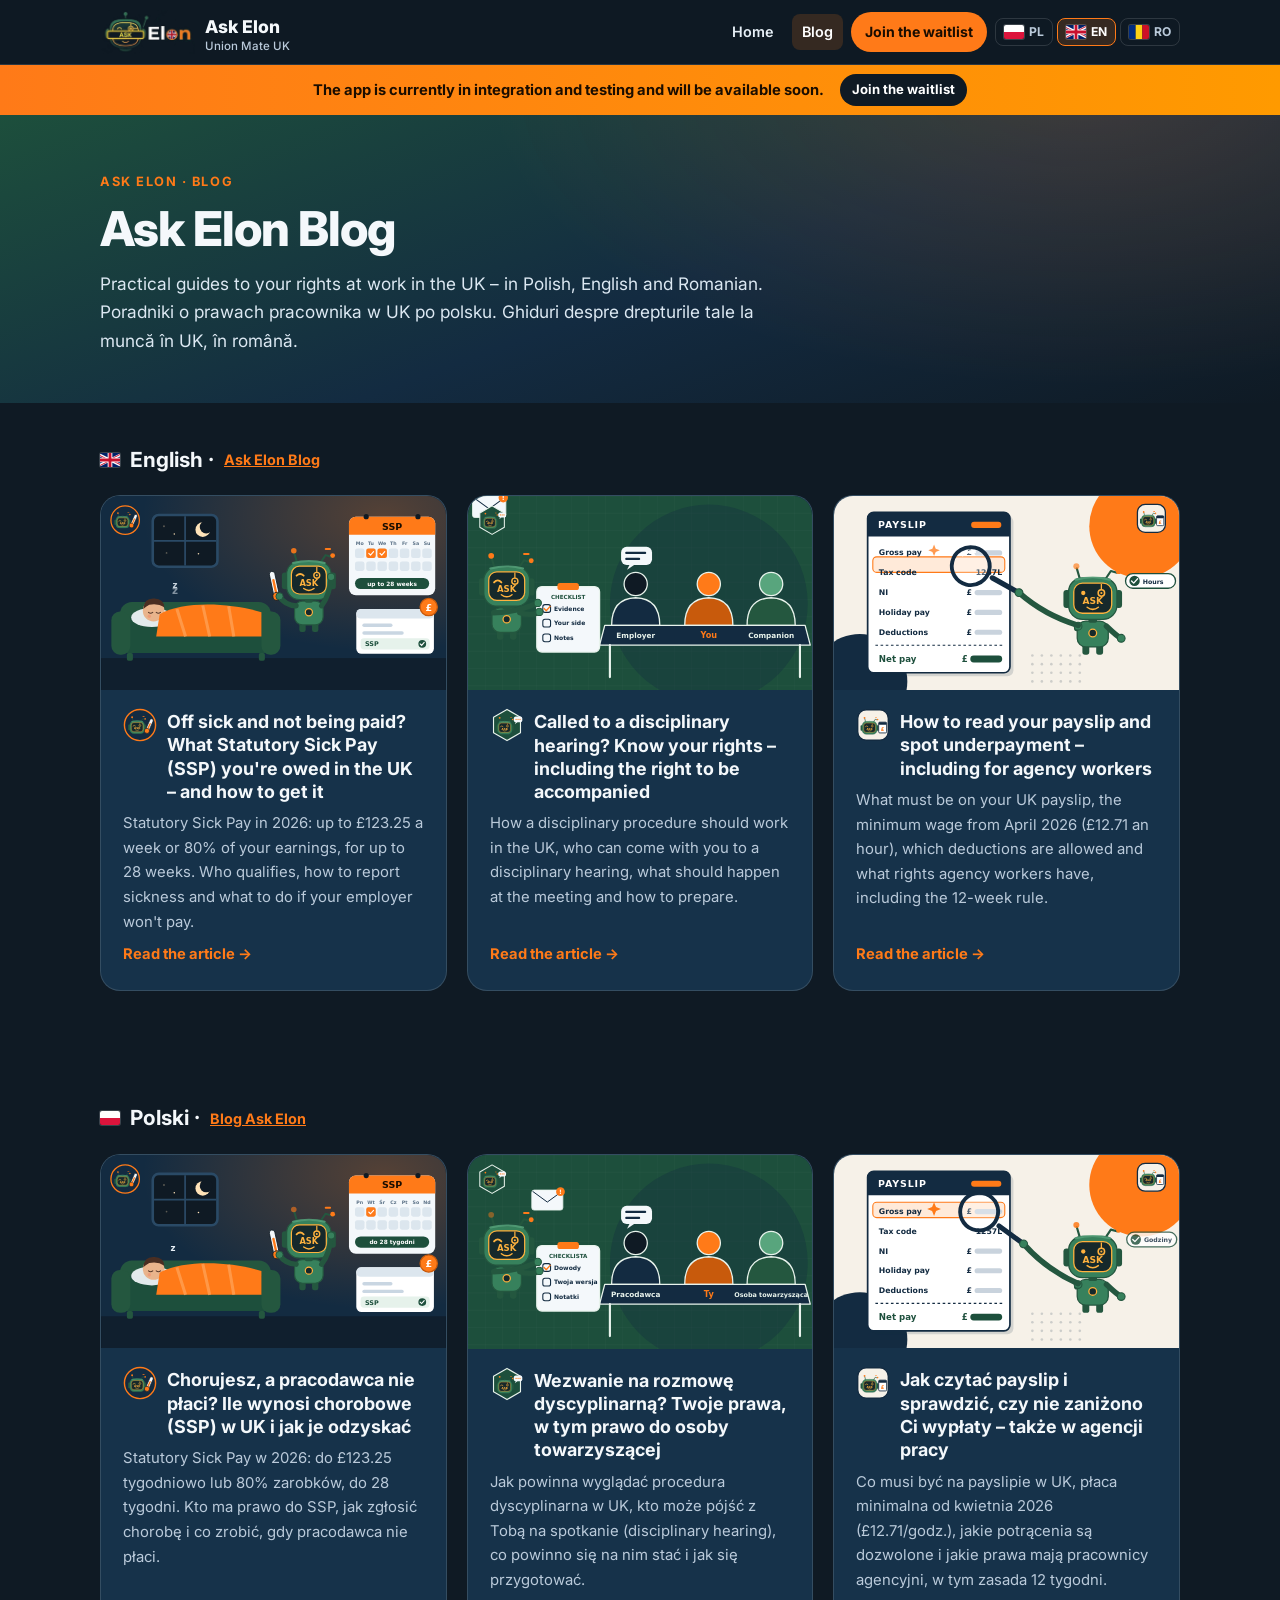
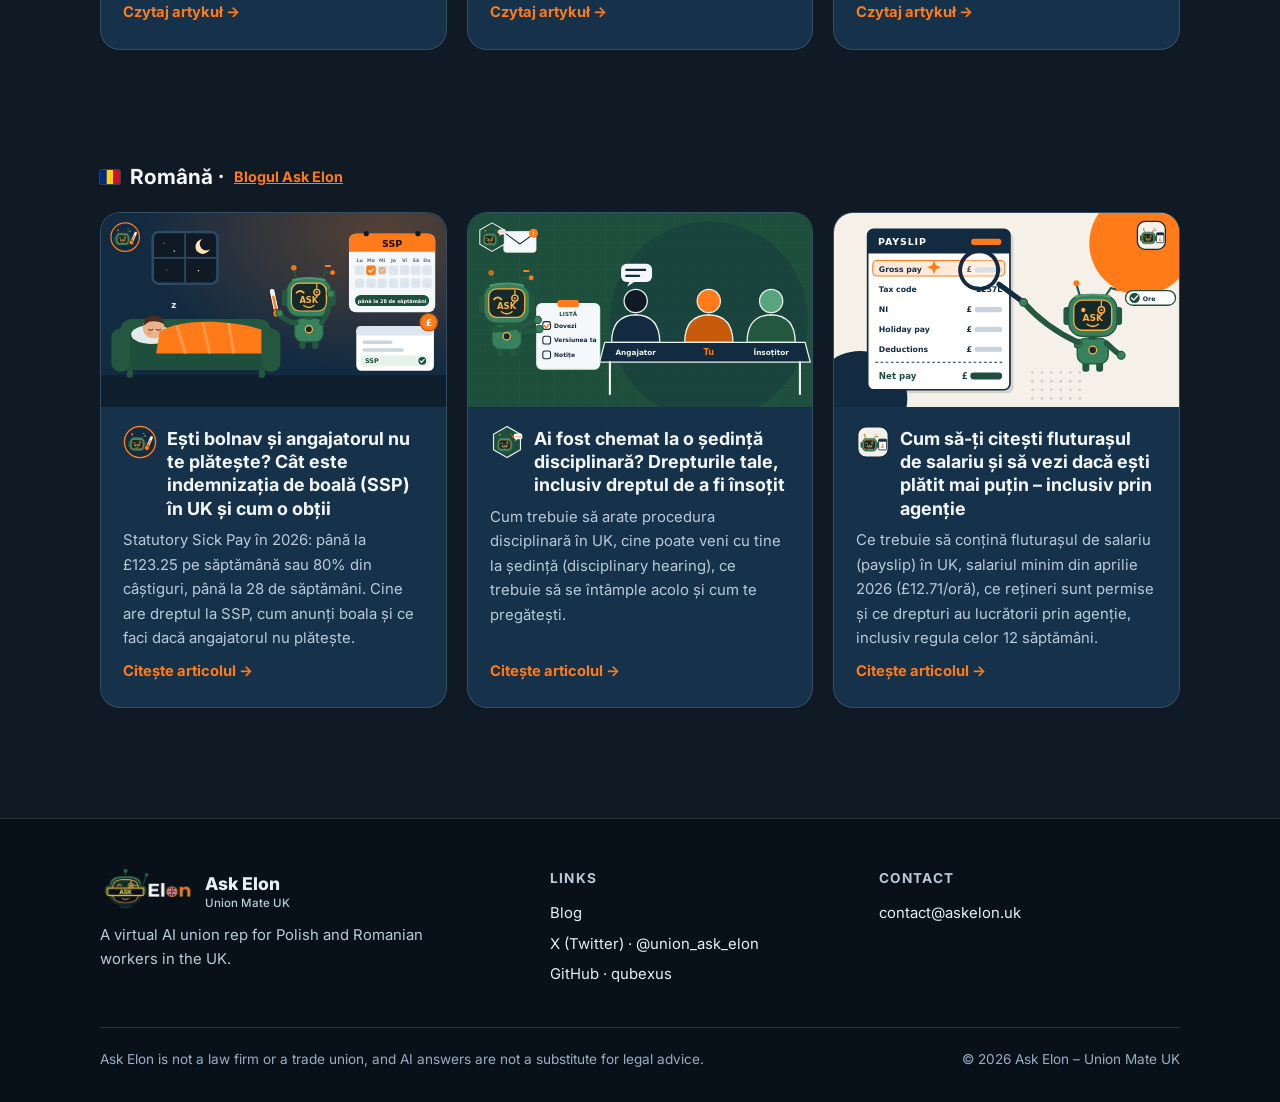
<file: blog/index.html>
<!DOCTYPE html>
<html lang="en">
<head>
<meta charset="utf-8">
<meta name="viewport" content="width=device-width, initial-scale=1">
<title>Ask Elon Blog – PL / EN / RO</title>
<meta name="description" content="Practical guides to your rights at work in the UK – in Polish, English and Romanian. Poradniki po polsku · Ghiduri în română.">
<link rel="canonical" href="https://askelon.uk/blog/">
<link rel="alternate" hreflang="pl" href="https://askelon.uk/blog/pl/"><link rel="alternate" hreflang="en" href="https://askelon.uk/blog/en/"><link rel="alternate" hreflang="ro" href="https://askelon.uk/blog/ro/"><link rel="alternate" hreflang="x-default" href="https://askelon.uk/blog/en/">
<meta property="og:type" content="website">
<meta property="og:site_name" content="Ask Elon – Union Mate UK">
<meta property="og:locale" content="en_GB">
<meta property="og:title" content="Ask Elon Blog – PL / EN / RO">
<meta property="og:description" content="Practical guides to your rights at work in the UK – in Polish, English and Romanian. Poradniki po polsku · Ghiduri în română.">
<meta property="og:url" content="https://askelon.uk/blog/">
<meta property="og:image" content="https://askelon.uk/blog/img/ssp-en.jpg">
<meta property="og:image:width" content="1600"><meta property="og:image:height" content="900">
<meta name="twitter:card" content="summary_large_image">
<meta name="twitter:site" content="@union_ask_elon">
<meta name="twitter:title" content="Ask Elon Blog – PL / EN / RO">
<meta name="twitter:description" content="Practical guides to your rights at work in the UK – in Polish, English and Romanian. Poradniki po polsku · Ghiduri în română.">
<meta name="twitter:image" content="https://askelon.uk/blog/img/ssp-en.jpg">
<link rel="icon" type="image/png" href="/favicon.png">
<link rel="preconnect" href="https://fonts.googleapis.com"><link rel="preconnect" href="https://fonts.gstatic.com" crossorigin>
<link href="https://fonts.googleapis.com/css2?family=Inter:wght@400;500;600;700;800&display=swap" rel="stylesheet">
<link rel="stylesheet" href="/blog/blog.css">
<script>document.documentElement.classList.add('js');setTimeout(function(){if(!window.__rv)document.documentElement.classList.remove('js')},3000)</script>
<script src="/blog/blog.js" defer></script>
</head>
<body>
<svg width="0" height="0" style="position:absolute" aria-hidden="true" focusable="false">
 <symbol id="f-pl" viewBox="0 0 30 20" preserveAspectRatio="none"><rect width="30" height="10" fill="#fff"/><rect y="10" width="30" height="10" fill="#DC143C"/></symbol>
 <symbol id="f-ro" viewBox="0 0 30 20" preserveAspectRatio="none"><rect width="10" height="20" fill="#002B7F"/><rect x="10" width="10" height="20" fill="#FCD116"/><rect x="20" width="10" height="20" fill="#CE1126"/></symbol>
 <symbol id="f-gb" viewBox="0 0 60 30" preserveAspectRatio="xMidYMid slice"><clipPath id="gb-s"><path d="M0,0v30h60V0z"/></clipPath><clipPath id="gb-t"><path d="M30,15h30v15zv15H0zH0V0zV0h30z"/></clipPath><g clip-path="url(#gb-s)"><path d="M0,0v30h60V0z" fill="#012169"/><path d="M0,0 60,30M60,0 0,30" stroke="#fff" stroke-width="6"/><path d="M0,0 60,30M60,0 0,30" clip-path="url(#gb-t)" stroke="#C8102E" stroke-width="4"/><path d="M30,0v30M0,15h60" stroke="#fff" stroke-width="10"/><path d="M30,0v30M0,15h60" stroke="#C8102E" stroke-width="6"/></g></symbol>
</svg>

<nav><div class="wrap">
<a class="brand" href="/"><img class="brand-logo" src="/logo.webp" width="400" height="185" alt="Ask Elon logo"><span>Ask Elon<small>Union Mate UK</small></span></a>
<div class="nav-links"><a class="nl hm" href="/">Home</a><a class="nl" href="/blog/en/" aria-current="page">Blog</a><a class="nav-cta" href="/#lista">Join the waitlist</a>
<div class="lang-sw" role="group" aria-label="Choose language"><a href="/blog/pl/" hreflang="pl" lang="pl"><svg class="flag" aria-hidden="true" focusable="false"><use href="#f-pl"/></svg>PL</a><a href="/blog/en/" hreflang="en" lang="en" aria-current="true"><svg class="flag" aria-hidden="true" focusable="false"><use href="#f-gb"/></svg>EN</a><a href="/blog/ro/" hreflang="ro" lang="ro"><svg class="flag" aria-hidden="true" focusable="false"><use href="#f-ro"/></svg>RO</a></div></div>
</div></nav>
<div class="build" role="status"><div class="wrap"><span>The app is currently in integration and testing and will be available soon.</span><a href="/#lista">Join the waitlist</a></div></div><header class="hero"><div class="wrap"><div class="eyebrow">Ask Elon · Blog</div><h1>Ask Elon Blog</h1><p class="sub">Practical guides to your rights at work in the UK – in Polish, English and Romanian.<br><span lang="pl">Poradniki o prawach pracownika w UK po polsku.</span> <span lang="ro">Ghiduri despre drepturile tale la muncă în UK, în română.</span></p></div></header>
<main class="wrap" style="padding-bottom:40px"><h2 class="lang-h" id="en" lang="en"><svg class="flag" aria-hidden="true" focusable="false"><use href="#f-gb"/></svg>English · <a href="/blog/en/" style="font-size:.9rem;color:var(--orange)">Ask Elon Blog</a></h2><div class="list"><a class="post rv" href="/blog/en/ssp.html" lang="en"><span class="thumb"><img src="/blog/img/hero-ssp-en.svg" width="800" height="450" alt="" loading="lazy" decoding="async"></span><div><h3 class="tt"><img class="bdg" src="/blog/img/badge-ssp.svg" width="34" height="34" alt="">Off sick and not being paid? What Statutory Sick Pay (SSP) you&#x27;re owed in the UK – and how to get it</h3><p>Statutory Sick Pay in 2026: up to £123.25 a week or 80% of your earnings, for up to 28 weeks. Who qualifies, how to report sickness and what to do if your employer won&#x27;t pay.</p><span class="go">Read the article →</span></div></a><a class="post rv" href="/blog/en/disciplinary-hearing.html" lang="en"><span class="thumb"><img src="/blog/img/hero-disciplinary-hearing-en.svg" width="800" height="450" alt="" loading="lazy" decoding="async"></span><div><h3 class="tt"><img class="bdg" src="/blog/img/badge-disciplinary-hearing.svg" width="34" height="34" alt="">Called to a disciplinary hearing? Know your rights – including the right to be accompanied</h3><p>How a disciplinary procedure should work in the UK, who can come with you to a disciplinary hearing, what should happen at the meeting and how to prepare.</p><span class="go">Read the article →</span></div></a><a class="post rv" href="/blog/en/payslip-agency.html" lang="en"><span class="thumb"><img src="/blog/img/hero-payslip-agency-en.svg" width="800" height="450" alt="" loading="lazy" decoding="async"></span><div><h3 class="tt"><img class="bdg" src="/blog/img/badge-payslip-agency.svg" width="34" height="34" alt="">How to read your payslip and spot underpayment – including for agency workers</h3><p>What must be on your UK payslip, the minimum wage from April 2026 (£12.71 an hour), which deductions are allowed and what rights agency workers have, including the 12-week rule.</p><span class="go">Read the article →</span></div></a></div><h2 class="lang-h" id="pl" lang="pl"><svg class="flag" aria-hidden="true" focusable="false"><use href="#f-pl"/></svg>Polski · <a href="/blog/pl/" style="font-size:.9rem;color:var(--orange)">Blog Ask Elon</a></h2><div class="list"><a class="post rv" href="/blog/pl/ssp.html" lang="pl"><span class="thumb"><img src="/blog/img/hero-ssp-pl.svg" width="800" height="450" alt="" loading="lazy" decoding="async"></span><div><h3 class="tt"><img class="bdg" src="/blog/img/badge-ssp.svg" width="34" height="34" alt="">Chorujesz, a pracodawca nie płaci? Ile wynosi chorobowe (SSP) w UK i jak je odzyskać</h3><p>Statutory Sick Pay w 2026: do £123.25 tygodniowo lub 80% zarobków, do 28 tygodni. Kto ma prawo do SSP, jak zgłosić chorobę i co zrobić, gdy pracodawca nie płaci.</p><span class="go">Czytaj artykuł →</span></div></a><a class="post rv" href="/blog/pl/disciplinary-hearing.html" lang="pl"><span class="thumb"><img src="/blog/img/hero-disciplinary-hearing-pl.svg" width="800" height="450" alt="" loading="lazy" decoding="async"></span><div><h3 class="tt"><img class="bdg" src="/blog/img/badge-disciplinary-hearing.svg" width="34" height="34" alt="">Wezwanie na rozmowę dyscyplinarną? Twoje prawa, w tym prawo do osoby towarzyszącej</h3><p>Jak powinna wyglądać procedura dyscyplinarna w UK, kto może pójść z Tobą na spotkanie (disciplinary hearing), co powinno się na nim stać i jak się przygotować.</p><span class="go">Czytaj artykuł →</span></div></a><a class="post rv" href="/blog/pl/payslip-agency.html" lang="pl"><span class="thumb"><img src="/blog/img/hero-payslip-agency-pl.svg" width="800" height="450" alt="" loading="lazy" decoding="async"></span><div><h3 class="tt"><img class="bdg" src="/blog/img/badge-payslip-agency.svg" width="34" height="34" alt="">Jak czytać payslip i sprawdzić, czy nie zaniżono Ci wypłaty – także w agencji pracy</h3><p>Co musi być na payslipie w UK, płaca minimalna od kwietnia 2026 (£12.71/godz.), jakie potrącenia są dozwolone i jakie prawa mają pracownicy agencyjni, w tym zasada 12 tygodni.</p><span class="go">Czytaj artykuł →</span></div></a></div><h2 class="lang-h" id="ro" lang="ro"><svg class="flag" aria-hidden="true" focusable="false"><use href="#f-ro"/></svg>Română · <a href="/blog/ro/" style="font-size:.9rem;color:var(--orange)">Blogul Ask Elon</a></h2><div class="list"><a class="post rv" href="/blog/ro/ssp.html" lang="ro"><span class="thumb"><img src="/blog/img/hero-ssp-ro.svg" width="800" height="450" alt="" loading="lazy" decoding="async"></span><div><h3 class="tt"><img class="bdg" src="/blog/img/badge-ssp.svg" width="34" height="34" alt="">Ești bolnav și angajatorul nu te plătește? Cât este indemnizația de boală (SSP) în UK și cum o obții</h3><p>Statutory Sick Pay în 2026: până la £123.25 pe săptămână sau 80% din câștiguri, până la 28 de săptămâni. Cine are dreptul la SSP, cum anunți boala și ce faci dacă angajatorul nu plătește.</p><span class="go">Citește articolul →</span></div></a><a class="post rv" href="/blog/ro/disciplinary-hearing.html" lang="ro"><span class="thumb"><img src="/blog/img/hero-disciplinary-hearing-ro.svg" width="800" height="450" alt="" loading="lazy" decoding="async"></span><div><h3 class="tt"><img class="bdg" src="/blog/img/badge-disciplinary-hearing.svg" width="34" height="34" alt="">Ai fost chemat la o ședință disciplinară? Drepturile tale, inclusiv dreptul de a fi însoțit</h3><p>Cum trebuie să arate procedura disciplinară în UK, cine poate veni cu tine la ședință (disciplinary hearing), ce trebuie să se întâmple acolo și cum te pregătești.</p><span class="go">Citește articolul →</span></div></a><a class="post rv" href="/blog/ro/payslip-agency.html" lang="ro"><span class="thumb"><img src="/blog/img/hero-payslip-agency-ro.svg" width="800" height="450" alt="" loading="lazy" decoding="async"></span><div><h3 class="tt"><img class="bdg" src="/blog/img/badge-payslip-agency.svg" width="34" height="34" alt="">Cum să-ți citești fluturașul de salariu și să vezi dacă ești plătit mai puțin – inclusiv prin agenție</h3><p>Ce trebuie să conțină fluturașul de salariu (payslip) în UK, salariul minim din aprilie 2026 (£12.71/oră), ce rețineri sunt permise și ce drepturi au lucrătorii prin agenție, inclusiv regula celor 12 săptămâni.</p><span class="go">Citește articolul →</span></div></a></div></main>
<footer id="kontakt"><div class="wrap"><div class="foot">
<div><a class="brand" href="/"><img class="brand-logo" src="/logo.webp" width="400" height="185" alt="Ask Elon logo"><span>Ask Elon<small>Union Mate UK</small></span></a>
<p style="color:var(--muted);margin-top:12px;max-width:340px">A virtual AI union rep for Polish and Romanian workers in the UK.</p></div>
<div><h4>Links</h4><ul>
<li><a href="/blog/en/">Blog</a></li>
<li><a href="https://x.com/union_ask_elon" target="_blank" rel="noopener">X (Twitter) · @union_ask_elon</a></li>
<li><a href="https://github.com/qubexus" target="_blank" rel="noopener">GitHub · qubexus</a></li></ul></div>
<div><h4>Contact</h4><ul><li><a href="mailto:contact@askelon.uk">contact@askelon.uk</a></li></ul></div>
</div><div class="disclaimer"><span>Ask Elon is not a law firm or a trade union, and AI answers are not a substitute for legal advice.</span><span>© 2026 Ask Elon – Union Mate UK</span></div></div></footer>
</body>
</html>
</file>
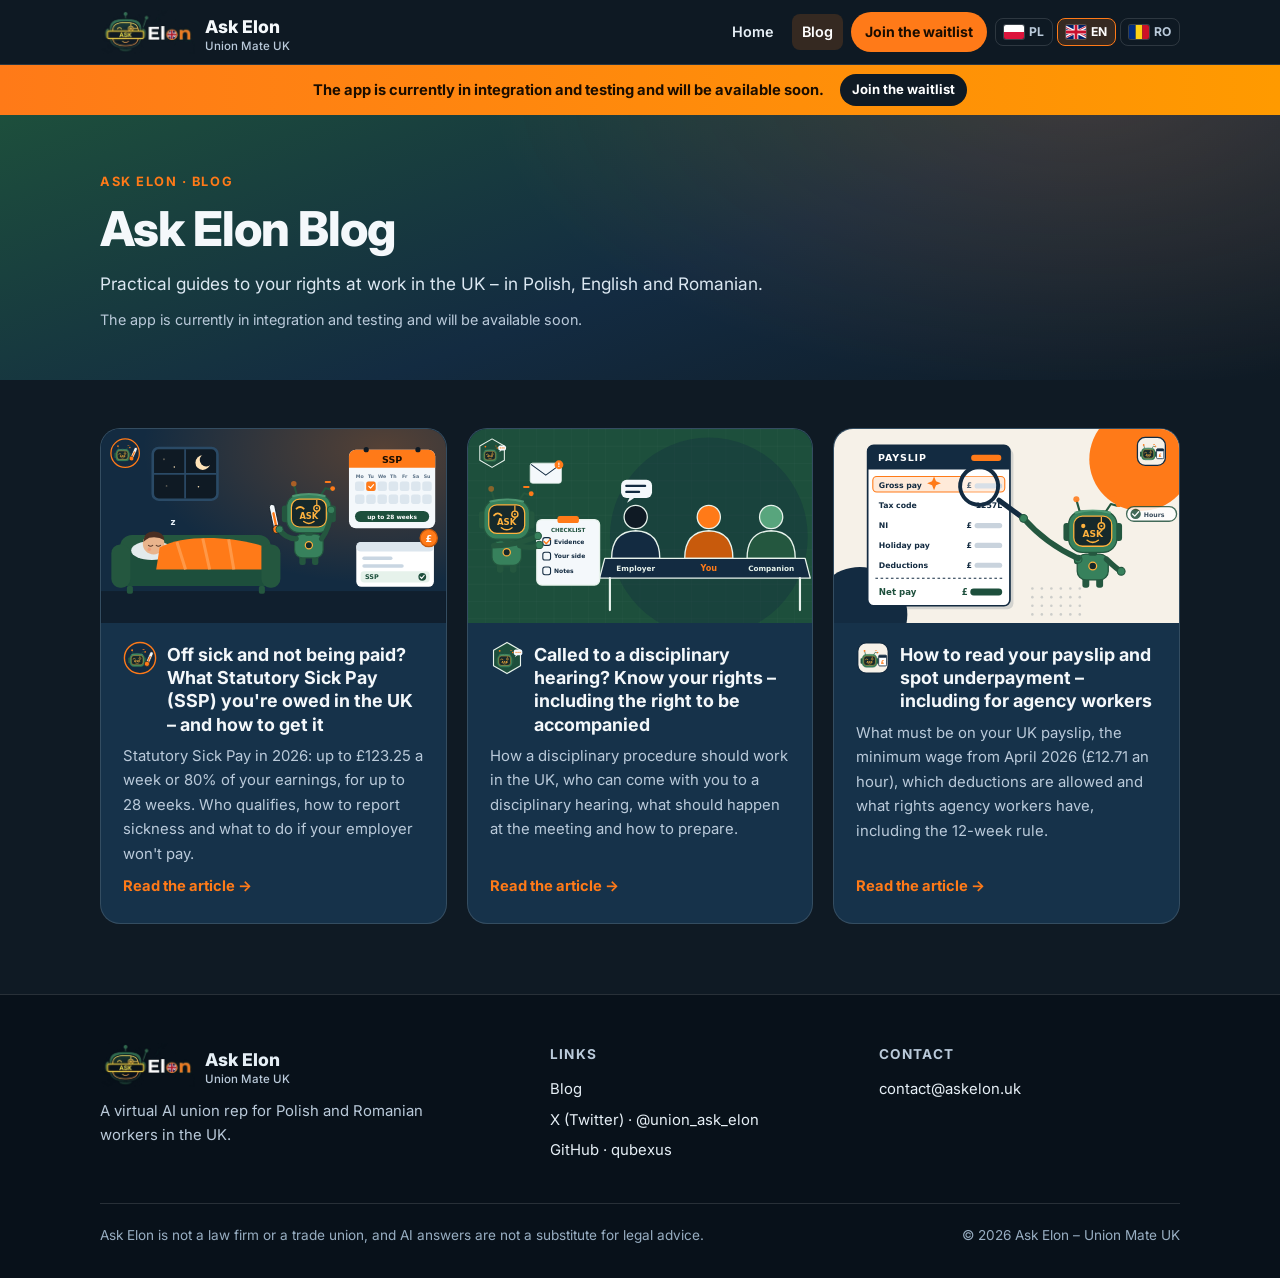
<file: blog/en/index.html>
<!DOCTYPE html>
<html lang="en">
<head>
<meta charset="utf-8">
<meta name="viewport" content="width=device-width, initial-scale=1">
<title>Ask Elon Blog – in English</title>
<meta name="description" content="Practical guides to your rights at work in the UK – in Polish, English and Romanian.">
<link rel="canonical" href="https://askelon.uk/blog/en/">
<link rel="alternate" hreflang="pl" href="https://askelon.uk/blog/pl/"><link rel="alternate" hreflang="en" href="https://askelon.uk/blog/en/"><link rel="alternate" hreflang="ro" href="https://askelon.uk/blog/ro/"><link rel="alternate" hreflang="x-default" href="https://askelon.uk/blog/en/">
<meta property="og:type" content="website">
<meta property="og:site_name" content="Ask Elon – Union Mate UK">
<meta property="og:locale" content="en_GB">
<meta property="og:title" content="Ask Elon Blog – in English">
<meta property="og:description" content="Practical guides to your rights at work in the UK – in Polish, English and Romanian.">
<meta property="og:url" content="https://askelon.uk/blog/en/">
<meta property="og:image" content="https://askelon.uk/blog/img/ssp-en.jpg">
<meta property="og:image:width" content="1600"><meta property="og:image:height" content="900">
<meta name="twitter:card" content="summary_large_image">
<meta name="twitter:site" content="@union_ask_elon">
<meta name="twitter:title" content="Ask Elon Blog – in English">
<meta name="twitter:description" content="Practical guides to your rights at work in the UK – in Polish, English and Romanian.">
<meta name="twitter:image" content="https://askelon.uk/blog/img/ssp-en.jpg">
<link rel="icon" type="image/png" href="/favicon.png">
<link rel="preconnect" href="https://fonts.googleapis.com"><link rel="preconnect" href="https://fonts.gstatic.com" crossorigin>
<link href="https://fonts.googleapis.com/css2?family=Inter:wght@400;500;600;700;800&display=swap" rel="stylesheet">
<link rel="stylesheet" href="/blog/blog.css">
<script>document.documentElement.classList.add('js');setTimeout(function(){if(!window.__rv)document.documentElement.classList.remove('js')},3000)</script>
<script src="/blog/blog.js" defer></script>
</head>
<body>
<svg width="0" height="0" style="position:absolute" aria-hidden="true" focusable="false">
 <symbol id="f-pl" viewBox="0 0 30 20" preserveAspectRatio="none"><rect width="30" height="10" fill="#fff"/><rect y="10" width="30" height="10" fill="#DC143C"/></symbol>
 <symbol id="f-ro" viewBox="0 0 30 20" preserveAspectRatio="none"><rect width="10" height="20" fill="#002B7F"/><rect x="10" width="10" height="20" fill="#FCD116"/><rect x="20" width="10" height="20" fill="#CE1126"/></symbol>
 <symbol id="f-gb" viewBox="0 0 60 30" preserveAspectRatio="xMidYMid slice"><clipPath id="gb-s"><path d="M0,0v30h60V0z"/></clipPath><clipPath id="gb-t"><path d="M30,15h30v15zv15H0zH0V0zV0h30z"/></clipPath><g clip-path="url(#gb-s)"><path d="M0,0v30h60V0z" fill="#012169"/><path d="M0,0 60,30M60,0 0,30" stroke="#fff" stroke-width="6"/><path d="M0,0 60,30M60,0 0,30" clip-path="url(#gb-t)" stroke="#C8102E" stroke-width="4"/><path d="M30,0v30M0,15h60" stroke="#fff" stroke-width="10"/><path d="M30,0v30M0,15h60" stroke="#C8102E" stroke-width="6"/></g></symbol>
</svg>

<nav><div class="wrap">
<a class="brand" href="/"><img class="brand-logo" src="/logo.webp" width="400" height="185" alt="Ask Elon logo"><span>Ask Elon<small>Union Mate UK</small></span></a>
<div class="nav-links"><a class="nl hm" href="/">Home</a><a class="nl" href="/blog/en/" aria-current="page">Blog</a><a class="nav-cta" href="/#lista">Join the waitlist</a>
<div class="lang-sw" role="group" aria-label="Choose language"><a href="/blog/pl/" hreflang="pl" lang="pl"><svg class="flag" aria-hidden="true" focusable="false"><use href="#f-pl"/></svg>PL</a><a href="/blog/en/" hreflang="en" lang="en" aria-current="true"><svg class="flag" aria-hidden="true" focusable="false"><use href="#f-gb"/></svg>EN</a><a href="/blog/ro/" hreflang="ro" lang="ro"><svg class="flag" aria-hidden="true" focusable="false"><use href="#f-ro"/></svg>RO</a></div></div>
</div></nav>
<div class="build" role="status"><div class="wrap"><span>The app is currently in integration and testing and will be available soon.</span><a href="/#lista">Join the waitlist</a></div></div><header class="hero"><div class="wrap"><div class="eyebrow">Ask Elon · Blog</div><h1>Ask Elon Blog</h1><p class="sub">Practical guides to your rights at work in the UK – in Polish, English and Romanian.</p><p class="meta">The app is currently in integration and testing and will be available soon.</p></div></header>
<main class="wrap"><div class="list"><a class="post rv" href="/blog/en/ssp.html"><span class="thumb"><img src="/blog/img/hero-ssp-en.svg" width="800" height="450" alt="" loading="lazy" decoding="async"></span><div><h2 class="tt"><img class="bdg" src="/blog/img/badge-ssp.svg" width="34" height="34" alt="">Off sick and not being paid? What Statutory Sick Pay (SSP) you&#x27;re owed in the UK – and how to get it</h2><p>Statutory Sick Pay in 2026: up to £123.25 a week or 80% of your earnings, for up to 28 weeks. Who qualifies, how to report sickness and what to do if your employer won&#x27;t pay.</p><span class="go">Read the article →</span></div></a><a class="post rv" href="/blog/en/disciplinary-hearing.html"><span class="thumb"><img src="/blog/img/hero-disciplinary-hearing-en.svg" width="800" height="450" alt="" loading="lazy" decoding="async"></span><div><h2 class="tt"><img class="bdg" src="/blog/img/badge-disciplinary-hearing.svg" width="34" height="34" alt="">Called to a disciplinary hearing? Know your rights – including the right to be accompanied</h2><p>How a disciplinary procedure should work in the UK, who can come with you to a disciplinary hearing, what should happen at the meeting and how to prepare.</p><span class="go">Read the article →</span></div></a><a class="post rv" href="/blog/en/payslip-agency.html"><span class="thumb"><img src="/blog/img/hero-payslip-agency-en.svg" width="800" height="450" alt="" loading="lazy" decoding="async"></span><div><h2 class="tt"><img class="bdg" src="/blog/img/badge-payslip-agency.svg" width="34" height="34" alt="">How to read your payslip and spot underpayment – including for agency workers</h2><p>What must be on your UK payslip, the minimum wage from April 2026 (£12.71 an hour), which deductions are allowed and what rights agency workers have, including the 12-week rule.</p><span class="go">Read the article →</span></div></a></div></main>
<footer id="kontakt"><div class="wrap"><div class="foot">
<div><a class="brand" href="/"><img class="brand-logo" src="/logo.webp" width="400" height="185" alt="Ask Elon logo"><span>Ask Elon<small>Union Mate UK</small></span></a>
<p style="color:var(--muted);margin-top:12px;max-width:340px">A virtual AI union rep for Polish and Romanian workers in the UK.</p></div>
<div><h4>Links</h4><ul>
<li><a href="/blog/en/">Blog</a></li>
<li><a href="https://x.com/union_ask_elon" target="_blank" rel="noopener">X (Twitter) · @union_ask_elon</a></li>
<li><a href="https://github.com/qubexus" target="_blank" rel="noopener">GitHub · qubexus</a></li></ul></div>
<div><h4>Contact</h4><ul><li><a href="mailto:contact@askelon.uk">contact@askelon.uk</a></li></ul></div>
</div><div class="disclaimer"><span>Ask Elon is not a law firm or a trade union, and AI answers are not a substitute for legal advice.</span><span>© 2026 Ask Elon – Union Mate UK</span></div></div></footer>
</body>
</html>
</file>
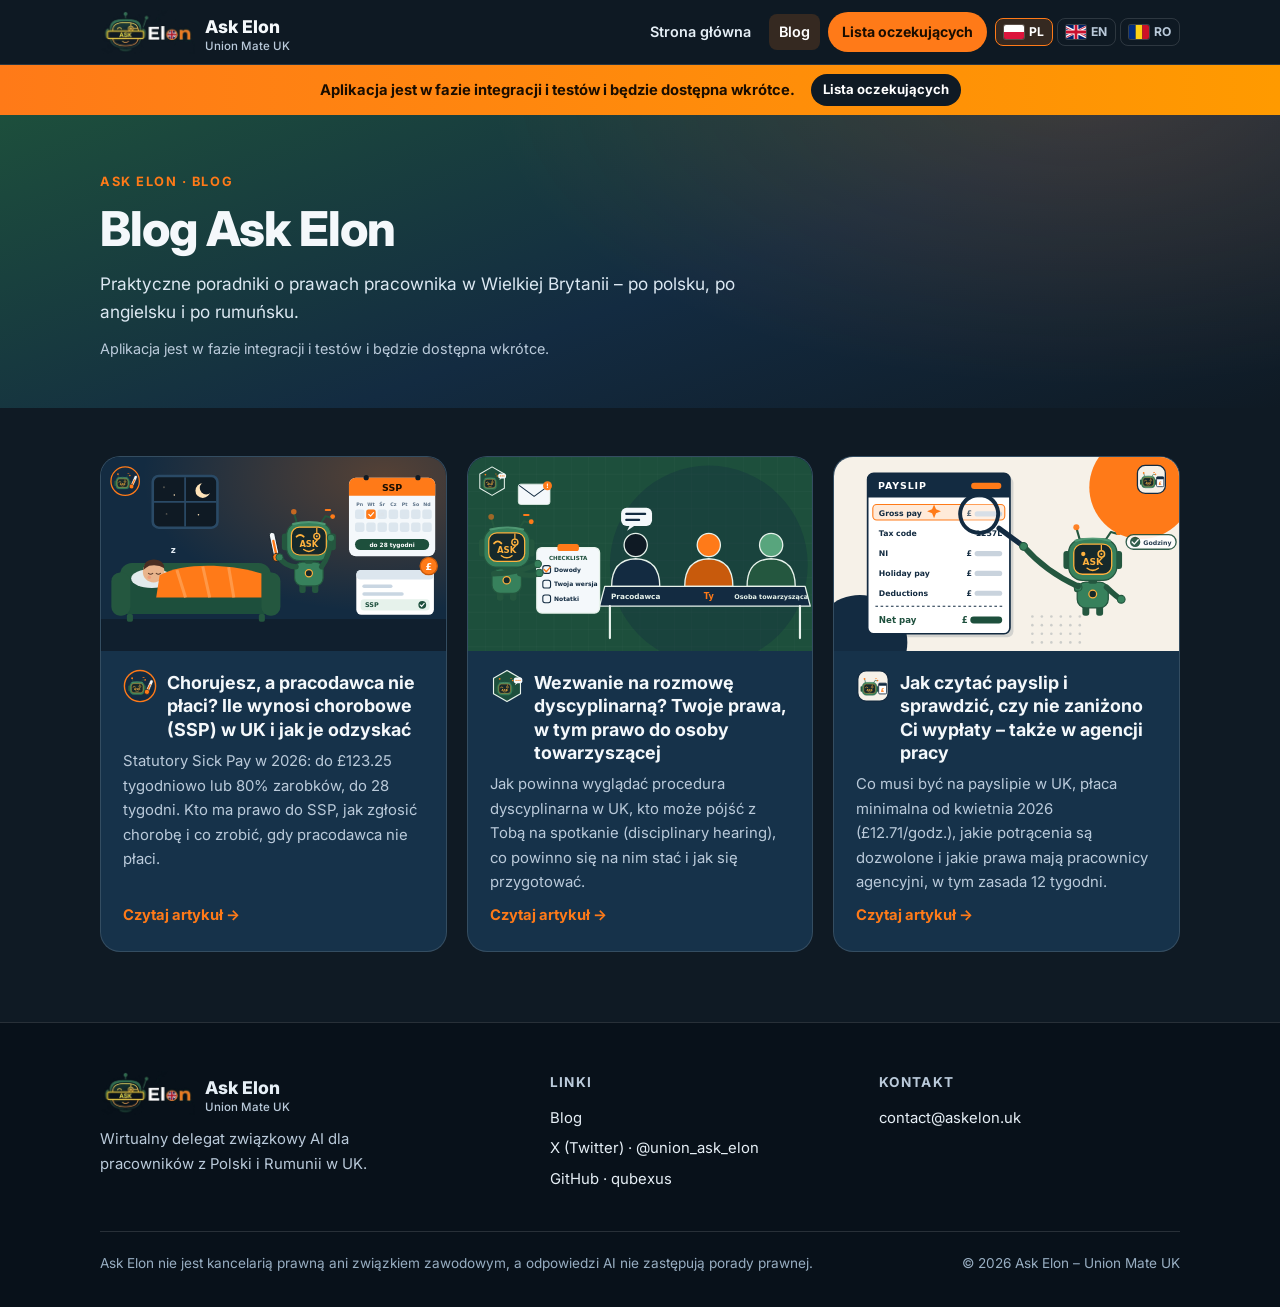
<file: blog/pl/index.html>
<!DOCTYPE html>
<html lang="pl">
<head>
<meta charset="utf-8">
<meta name="viewport" content="width=device-width, initial-scale=1">
<title>Blog Ask Elon – po polsku</title>
<meta name="description" content="Praktyczne poradniki o prawach pracownika w Wielkiej Brytanii – po polsku, po angielsku i po rumuńsku.">
<link rel="canonical" href="https://askelon.uk/blog/pl/">
<link rel="alternate" hreflang="pl" href="https://askelon.uk/blog/pl/"><link rel="alternate" hreflang="en" href="https://askelon.uk/blog/en/"><link rel="alternate" hreflang="ro" href="https://askelon.uk/blog/ro/"><link rel="alternate" hreflang="x-default" href="https://askelon.uk/blog/en/">
<meta property="og:type" content="website">
<meta property="og:site_name" content="Ask Elon – Union Mate UK">
<meta property="og:locale" content="pl_PL">
<meta property="og:title" content="Blog Ask Elon – po polsku">
<meta property="og:description" content="Praktyczne poradniki o prawach pracownika w Wielkiej Brytanii – po polsku, po angielsku i po rumuńsku.">
<meta property="og:url" content="https://askelon.uk/blog/pl/">
<meta property="og:image" content="https://askelon.uk/blog/img/ssp-pl.jpg">
<meta property="og:image:width" content="1600"><meta property="og:image:height" content="900">
<meta name="twitter:card" content="summary_large_image">
<meta name="twitter:site" content="@union_ask_elon">
<meta name="twitter:title" content="Blog Ask Elon – po polsku">
<meta name="twitter:description" content="Praktyczne poradniki o prawach pracownika w Wielkiej Brytanii – po polsku, po angielsku i po rumuńsku.">
<meta name="twitter:image" content="https://askelon.uk/blog/img/ssp-pl.jpg">
<link rel="icon" type="image/png" href="/favicon.png">
<link rel="preconnect" href="https://fonts.googleapis.com"><link rel="preconnect" href="https://fonts.gstatic.com" crossorigin>
<link href="https://fonts.googleapis.com/css2?family=Inter:wght@400;500;600;700;800&display=swap" rel="stylesheet">
<link rel="stylesheet" href="/blog/blog.css">
<script>document.documentElement.classList.add('js');setTimeout(function(){if(!window.__rv)document.documentElement.classList.remove('js')},3000)</script>
<script src="/blog/blog.js" defer></script>
</head>
<body>
<svg width="0" height="0" style="position:absolute" aria-hidden="true" focusable="false">
 <symbol id="f-pl" viewBox="0 0 30 20" preserveAspectRatio="none"><rect width="30" height="10" fill="#fff"/><rect y="10" width="30" height="10" fill="#DC143C"/></symbol>
 <symbol id="f-ro" viewBox="0 0 30 20" preserveAspectRatio="none"><rect width="10" height="20" fill="#002B7F"/><rect x="10" width="10" height="20" fill="#FCD116"/><rect x="20" width="10" height="20" fill="#CE1126"/></symbol>
 <symbol id="f-gb" viewBox="0 0 60 30" preserveAspectRatio="xMidYMid slice"><clipPath id="gb-s"><path d="M0,0v30h60V0z"/></clipPath><clipPath id="gb-t"><path d="M30,15h30v15zv15H0zH0V0zV0h30z"/></clipPath><g clip-path="url(#gb-s)"><path d="M0,0v30h60V0z" fill="#012169"/><path d="M0,0 60,30M60,0 0,30" stroke="#fff" stroke-width="6"/><path d="M0,0 60,30M60,0 0,30" clip-path="url(#gb-t)" stroke="#C8102E" stroke-width="4"/><path d="M30,0v30M0,15h60" stroke="#fff" stroke-width="10"/><path d="M30,0v30M0,15h60" stroke="#C8102E" stroke-width="6"/></g></symbol>
</svg>

<nav><div class="wrap">
<a class="brand" href="/?lang=pl"><img class="brand-logo" src="/logo.webp" width="400" height="185" alt="Ask Elon logo"><span>Ask Elon<small>Union Mate UK</small></span></a>
<div class="nav-links"><a class="nl hm" href="/?lang=pl">Strona główna</a><a class="nl" href="/blog/pl/" aria-current="page">Blog</a><a class="nav-cta" href="/?lang=pl#lista">Lista oczekujących</a>
<div class="lang-sw" role="group" aria-label="Wybierz język"><a href="/blog/pl/" hreflang="pl" lang="pl" aria-current="true"><svg class="flag" aria-hidden="true" focusable="false"><use href="#f-pl"/></svg>PL</a><a href="/blog/en/" hreflang="en" lang="en"><svg class="flag" aria-hidden="true" focusable="false"><use href="#f-gb"/></svg>EN</a><a href="/blog/ro/" hreflang="ro" lang="ro"><svg class="flag" aria-hidden="true" focusable="false"><use href="#f-ro"/></svg>RO</a></div></div>
</div></nav>
<div class="build" role="status"><div class="wrap"><span>Aplikacja jest w fazie integracji i testów i będzie dostępna wkrótce.</span><a href="/?lang=pl#lista">Lista oczekujących</a></div></div><header class="hero"><div class="wrap"><div class="eyebrow">Ask Elon · Blog</div><h1>Blog Ask Elon</h1><p class="sub">Praktyczne poradniki o prawach pracownika w Wielkiej Brytanii – po polsku, po angielsku i po rumuńsku.</p><p class="meta">Aplikacja jest w fazie integracji i testów i będzie dostępna wkrótce.</p></div></header>
<main class="wrap"><div class="list"><a class="post rv" href="/blog/pl/ssp.html"><span class="thumb"><img src="/blog/img/hero-ssp-pl.svg" width="800" height="450" alt="" loading="lazy" decoding="async"></span><div><h2 class="tt"><img class="bdg" src="/blog/img/badge-ssp.svg" width="34" height="34" alt="">Chorujesz, a pracodawca nie płaci? Ile wynosi chorobowe (SSP) w UK i jak je odzyskać</h2><p>Statutory Sick Pay w 2026: do £123.25 tygodniowo lub 80% zarobków, do 28 tygodni. Kto ma prawo do SSP, jak zgłosić chorobę i co zrobić, gdy pracodawca nie płaci.</p><span class="go">Czytaj artykuł →</span></div></a><a class="post rv" href="/blog/pl/disciplinary-hearing.html"><span class="thumb"><img src="/blog/img/hero-disciplinary-hearing-pl.svg" width="800" height="450" alt="" loading="lazy" decoding="async"></span><div><h2 class="tt"><img class="bdg" src="/blog/img/badge-disciplinary-hearing.svg" width="34" height="34" alt="">Wezwanie na rozmowę dyscyplinarną? Twoje prawa, w tym prawo do osoby towarzyszącej</h2><p>Jak powinna wyglądać procedura dyscyplinarna w UK, kto może pójść z Tobą na spotkanie (disciplinary hearing), co powinno się na nim stać i jak się przygotować.</p><span class="go">Czytaj artykuł →</span></div></a><a class="post rv" href="/blog/pl/payslip-agency.html"><span class="thumb"><img src="/blog/img/hero-payslip-agency-pl.svg" width="800" height="450" alt="" loading="lazy" decoding="async"></span><div><h2 class="tt"><img class="bdg" src="/blog/img/badge-payslip-agency.svg" width="34" height="34" alt="">Jak czytać payslip i sprawdzić, czy nie zaniżono Ci wypłaty – także w agencji pracy</h2><p>Co musi być na payslipie w UK, płaca minimalna od kwietnia 2026 (£12.71/godz.), jakie potrącenia są dozwolone i jakie prawa mają pracownicy agencyjni, w tym zasada 12 tygodni.</p><span class="go">Czytaj artykuł →</span></div></a></div></main>
<footer id="kontakt"><div class="wrap"><div class="foot">
<div><a class="brand" href="/"><img class="brand-logo" src="/logo.webp" width="400" height="185" alt="Ask Elon logo"><span>Ask Elon<small>Union Mate UK</small></span></a>
<p style="color:var(--muted);margin-top:12px;max-width:340px">Wirtualny delegat związkowy AI dla pracowników z Polski i Rumunii w UK.</p></div>
<div><h4>Linki</h4><ul>
<li><a href="/blog/pl/">Blog</a></li>
<li><a href="https://x.com/union_ask_elon" target="_blank" rel="noopener">X (Twitter) · @union_ask_elon</a></li>
<li><a href="https://github.com/qubexus" target="_blank" rel="noopener">GitHub · qubexus</a></li></ul></div>
<div><h4>Kontakt</h4><ul><li><a href="mailto:contact@askelon.uk">contact@askelon.uk</a></li></ul></div>
</div><div class="disclaimer"><span>Ask Elon nie jest kancelarią prawną ani związkiem zawodowym, a odpowiedzi AI nie zastępują porady prawnej.</span><span>© 2026 Ask Elon – Union Mate UK</span></div></div></footer>
</body>
</html>
</file>
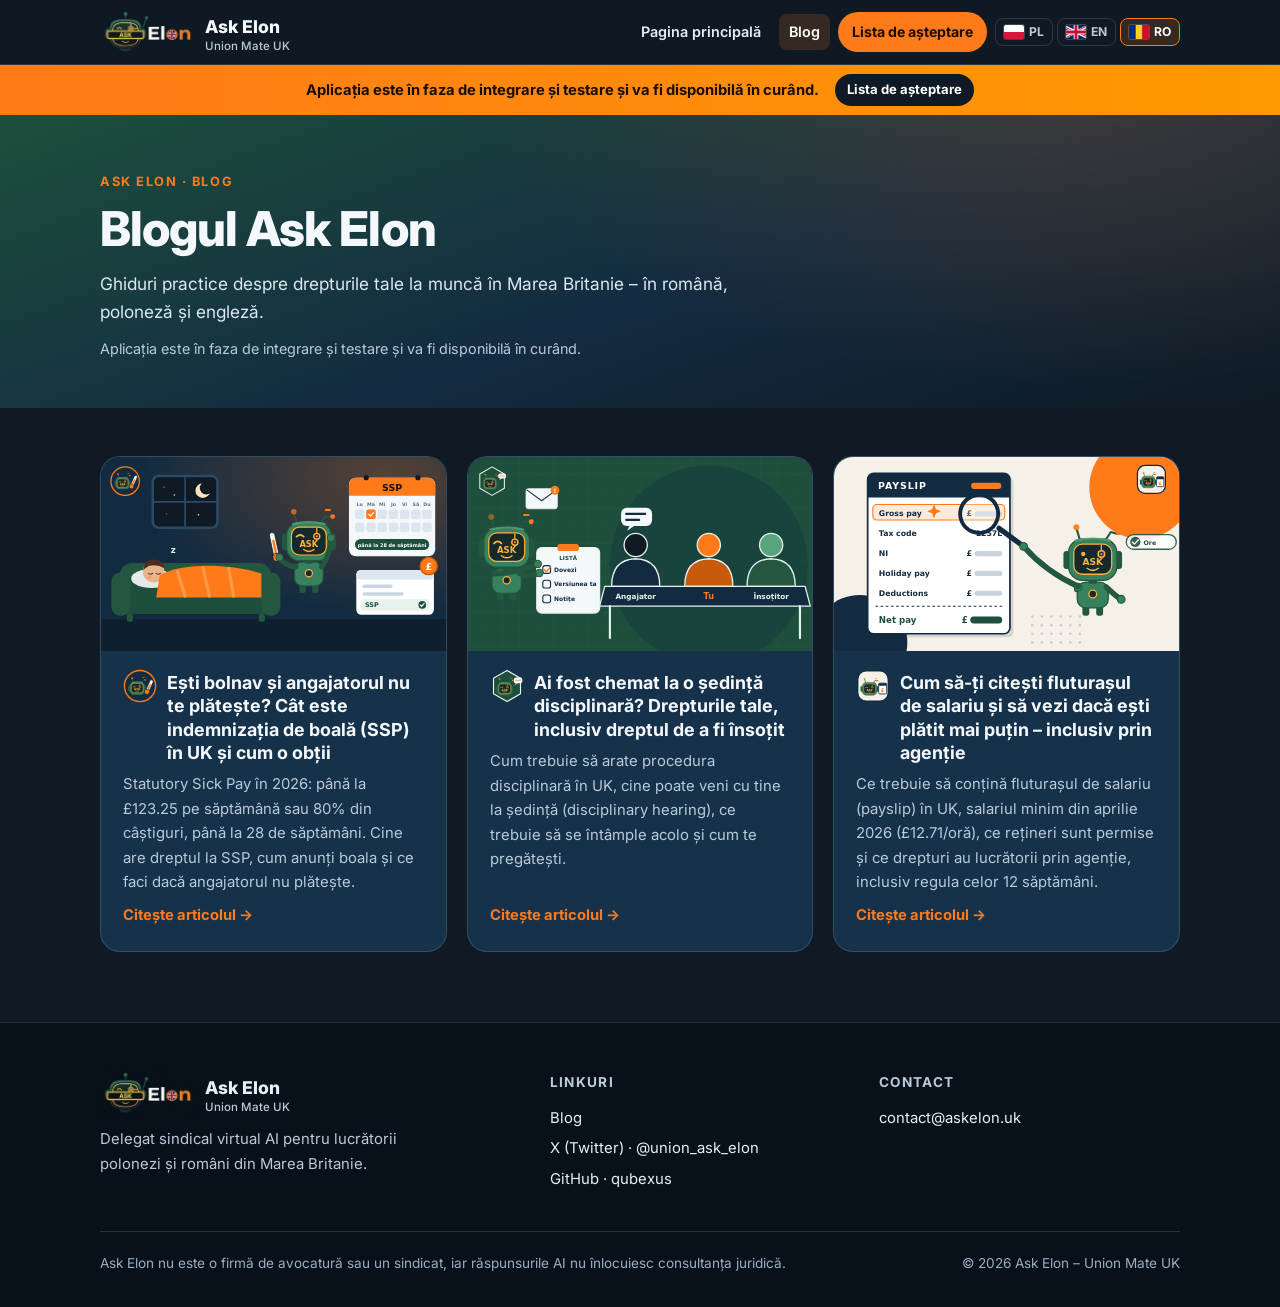
<file: blog/ro/index.html>
<!DOCTYPE html>
<html lang="ro">
<head>
<meta charset="utf-8">
<meta name="viewport" content="width=device-width, initial-scale=1">
<title>Blogul Ask Elon – în română</title>
<meta name="description" content="Ghiduri practice despre drepturile tale la muncă în Marea Britanie – în română, poloneză și engleză.">
<link rel="canonical" href="https://askelon.uk/blog/ro/">
<link rel="alternate" hreflang="pl" href="https://askelon.uk/blog/pl/"><link rel="alternate" hreflang="en" href="https://askelon.uk/blog/en/"><link rel="alternate" hreflang="ro" href="https://askelon.uk/blog/ro/"><link rel="alternate" hreflang="x-default" href="https://askelon.uk/blog/en/">
<meta property="og:type" content="website">
<meta property="og:site_name" content="Ask Elon – Union Mate UK">
<meta property="og:locale" content="ro_RO">
<meta property="og:title" content="Blogul Ask Elon – în română">
<meta property="og:description" content="Ghiduri practice despre drepturile tale la muncă în Marea Britanie – în română, poloneză și engleză.">
<meta property="og:url" content="https://askelon.uk/blog/ro/">
<meta property="og:image" content="https://askelon.uk/blog/img/ssp-ro.jpg">
<meta property="og:image:width" content="1600"><meta property="og:image:height" content="900">
<meta name="twitter:card" content="summary_large_image">
<meta name="twitter:site" content="@union_ask_elon">
<meta name="twitter:title" content="Blogul Ask Elon – în română">
<meta name="twitter:description" content="Ghiduri practice despre drepturile tale la muncă în Marea Britanie – în română, poloneză și engleză.">
<meta name="twitter:image" content="https://askelon.uk/blog/img/ssp-ro.jpg">
<link rel="icon" type="image/png" href="/favicon.png">
<link rel="preconnect" href="https://fonts.googleapis.com"><link rel="preconnect" href="https://fonts.gstatic.com" crossorigin>
<link href="https://fonts.googleapis.com/css2?family=Inter:wght@400;500;600;700;800&display=swap" rel="stylesheet">
<link rel="stylesheet" href="/blog/blog.css">
<script>document.documentElement.classList.add('js');setTimeout(function(){if(!window.__rv)document.documentElement.classList.remove('js')},3000)</script>
<script src="/blog/blog.js" defer></script>
</head>
<body>
<svg width="0" height="0" style="position:absolute" aria-hidden="true" focusable="false">
 <symbol id="f-pl" viewBox="0 0 30 20" preserveAspectRatio="none"><rect width="30" height="10" fill="#fff"/><rect y="10" width="30" height="10" fill="#DC143C"/></symbol>
 <symbol id="f-ro" viewBox="0 0 30 20" preserveAspectRatio="none"><rect width="10" height="20" fill="#002B7F"/><rect x="10" width="10" height="20" fill="#FCD116"/><rect x="20" width="10" height="20" fill="#CE1126"/></symbol>
 <symbol id="f-gb" viewBox="0 0 60 30" preserveAspectRatio="xMidYMid slice"><clipPath id="gb-s"><path d="M0,0v30h60V0z"/></clipPath><clipPath id="gb-t"><path d="M30,15h30v15zv15H0zH0V0zV0h30z"/></clipPath><g clip-path="url(#gb-s)"><path d="M0,0v30h60V0z" fill="#012169"/><path d="M0,0 60,30M60,0 0,30" stroke="#fff" stroke-width="6"/><path d="M0,0 60,30M60,0 0,30" clip-path="url(#gb-t)" stroke="#C8102E" stroke-width="4"/><path d="M30,0v30M0,15h60" stroke="#fff" stroke-width="10"/><path d="M30,0v30M0,15h60" stroke="#C8102E" stroke-width="6"/></g></symbol>
</svg>

<nav><div class="wrap">
<a class="brand" href="/?lang=ro"><img class="brand-logo" src="/logo.webp" width="400" height="185" alt="Ask Elon logo"><span>Ask Elon<small>Union Mate UK</small></span></a>
<div class="nav-links"><a class="nl hm" href="/?lang=ro">Pagina principală</a><a class="nl" href="/blog/ro/" aria-current="page">Blog</a><a class="nav-cta" href="/?lang=ro#lista">Lista de așteptare</a>
<div class="lang-sw" role="group" aria-label="Alege limba"><a href="/blog/pl/" hreflang="pl" lang="pl"><svg class="flag" aria-hidden="true" focusable="false"><use href="#f-pl"/></svg>PL</a><a href="/blog/en/" hreflang="en" lang="en"><svg class="flag" aria-hidden="true" focusable="false"><use href="#f-gb"/></svg>EN</a><a href="/blog/ro/" hreflang="ro" lang="ro" aria-current="true"><svg class="flag" aria-hidden="true" focusable="false"><use href="#f-ro"/></svg>RO</a></div></div>
</div></nav>
<div class="build" role="status"><div class="wrap"><span>Aplicația este în faza de integrare și testare și va fi disponibilă în curând.</span><a href="/?lang=ro#lista">Lista de așteptare</a></div></div><header class="hero"><div class="wrap"><div class="eyebrow">Ask Elon · Blog</div><h1>Blogul Ask Elon</h1><p class="sub">Ghiduri practice despre drepturile tale la muncă în Marea Britanie – în română, poloneză și engleză.</p><p class="meta">Aplicația este în faza de integrare și testare și va fi disponibilă în curând.</p></div></header>
<main class="wrap"><div class="list"><a class="post rv" href="/blog/ro/ssp.html"><span class="thumb"><img src="/blog/img/hero-ssp-ro.svg" width="800" height="450" alt="" loading="lazy" decoding="async"></span><div><h2 class="tt"><img class="bdg" src="/blog/img/badge-ssp.svg" width="34" height="34" alt="">Ești bolnav și angajatorul nu te plătește? Cât este indemnizația de boală (SSP) în UK și cum o obții</h2><p>Statutory Sick Pay în 2026: până la £123.25 pe săptămână sau 80% din câștiguri, până la 28 de săptămâni. Cine are dreptul la SSP, cum anunți boala și ce faci dacă angajatorul nu plătește.</p><span class="go">Citește articolul →</span></div></a><a class="post rv" href="/blog/ro/disciplinary-hearing.html"><span class="thumb"><img src="/blog/img/hero-disciplinary-hearing-ro.svg" width="800" height="450" alt="" loading="lazy" decoding="async"></span><div><h2 class="tt"><img class="bdg" src="/blog/img/badge-disciplinary-hearing.svg" width="34" height="34" alt="">Ai fost chemat la o ședință disciplinară? Drepturile tale, inclusiv dreptul de a fi însoțit</h2><p>Cum trebuie să arate procedura disciplinară în UK, cine poate veni cu tine la ședință (disciplinary hearing), ce trebuie să se întâmple acolo și cum te pregătești.</p><span class="go">Citește articolul →</span></div></a><a class="post rv" href="/blog/ro/payslip-agency.html"><span class="thumb"><img src="/blog/img/hero-payslip-agency-ro.svg" width="800" height="450" alt="" loading="lazy" decoding="async"></span><div><h2 class="tt"><img class="bdg" src="/blog/img/badge-payslip-agency.svg" width="34" height="34" alt="">Cum să-ți citești fluturașul de salariu și să vezi dacă ești plătit mai puțin – inclusiv prin agenție</h2><p>Ce trebuie să conțină fluturașul de salariu (payslip) în UK, salariul minim din aprilie 2026 (£12.71/oră), ce rețineri sunt permise și ce drepturi au lucrătorii prin agenție, inclusiv regula celor 12 săptămâni.</p><span class="go">Citește articolul →</span></div></a></div></main>
<footer id="kontakt"><div class="wrap"><div class="foot">
<div><a class="brand" href="/"><img class="brand-logo" src="/logo.webp" width="400" height="185" alt="Ask Elon logo"><span>Ask Elon<small>Union Mate UK</small></span></a>
<p style="color:var(--muted);margin-top:12px;max-width:340px">Delegat sindical virtual AI pentru lucrătorii polonezi și români din Marea Britanie.</p></div>
<div><h4>Linkuri</h4><ul>
<li><a href="/blog/ro/">Blog</a></li>
<li><a href="https://x.com/union_ask_elon" target="_blank" rel="noopener">X (Twitter) · @union_ask_elon</a></li>
<li><a href="https://github.com/qubexus" target="_blank" rel="noopener">GitHub · qubexus</a></li></ul></div>
<div><h4>Contact</h4><ul><li><a href="mailto:contact@askelon.uk">contact@askelon.uk</a></li></ul></div>
</div><div class="disclaimer"><span>Ask Elon nu este o firmă de avocatură sau un sindicat, iar răspunsurile AI nu înlocuiesc consultanța juridică.</span><span>© 2026 Ask Elon – Union Mate UK</span></div></div></footer>
</body>
</html>
</file>
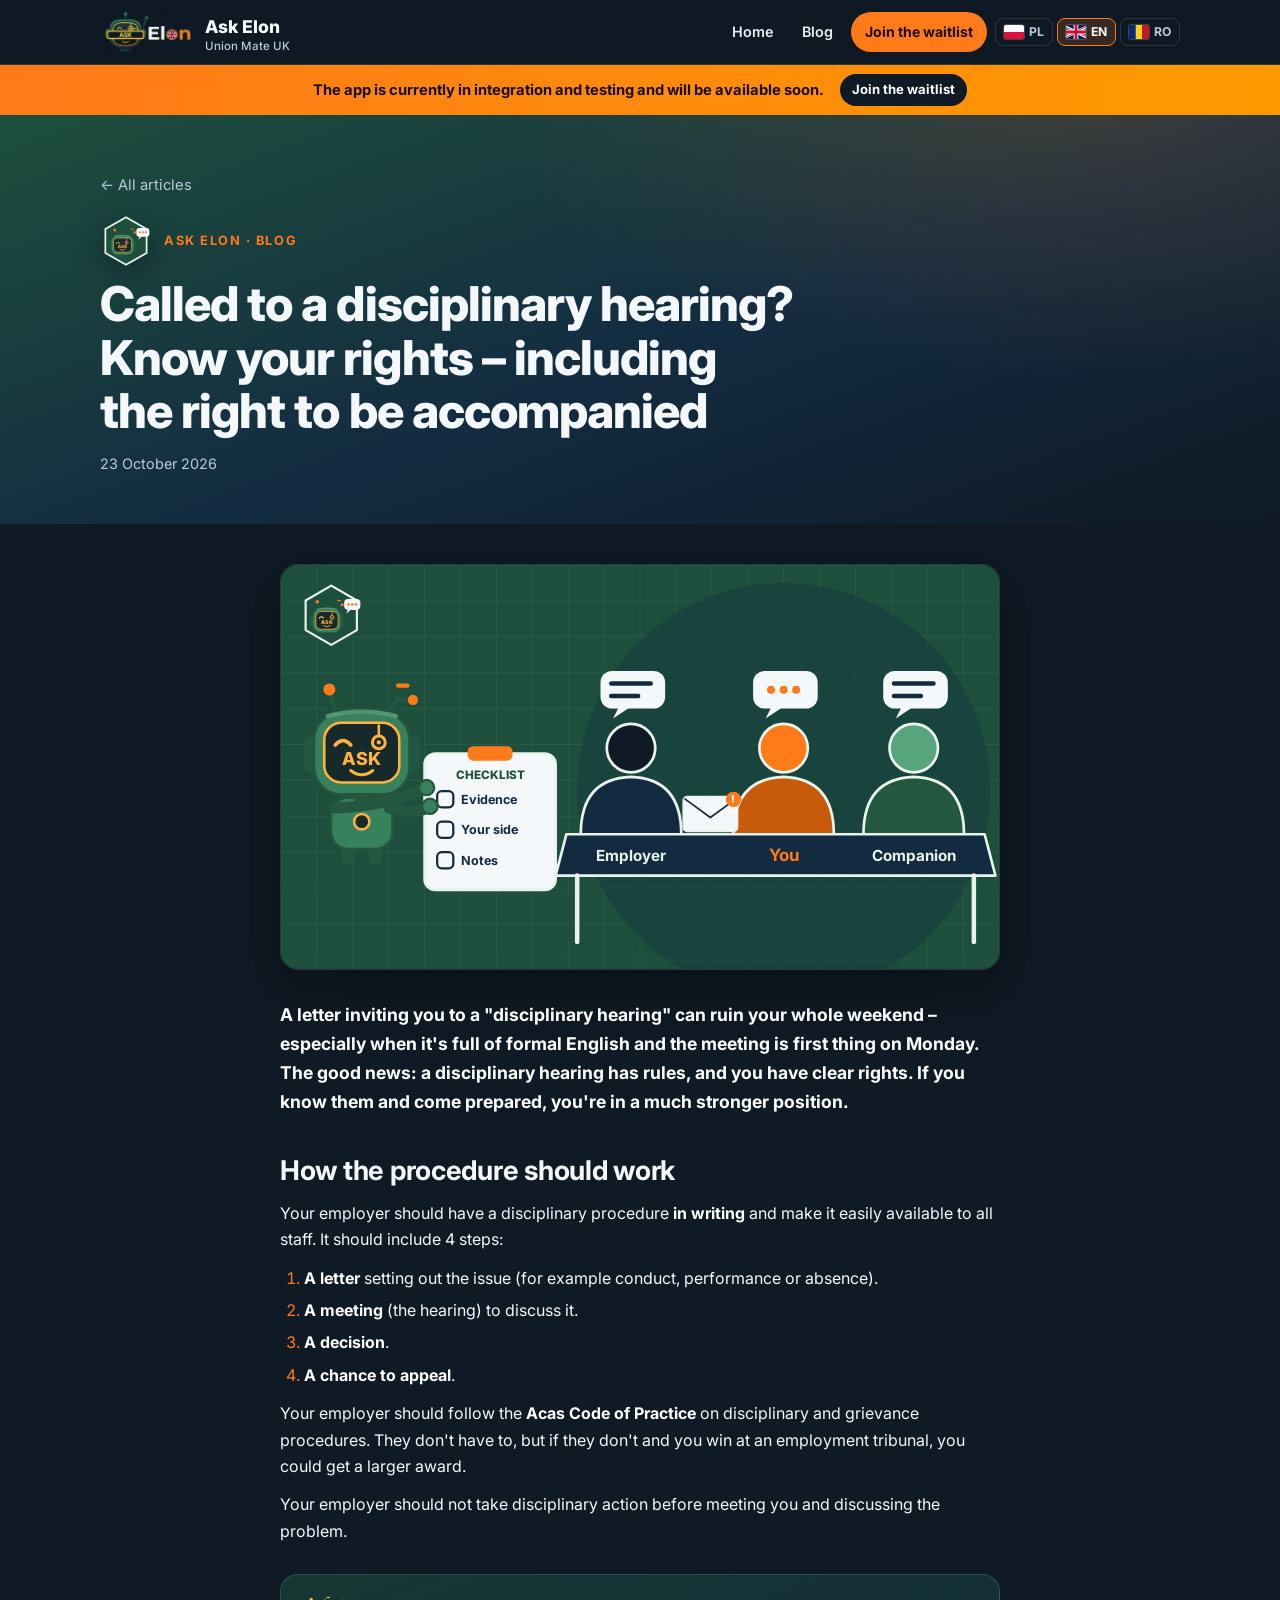
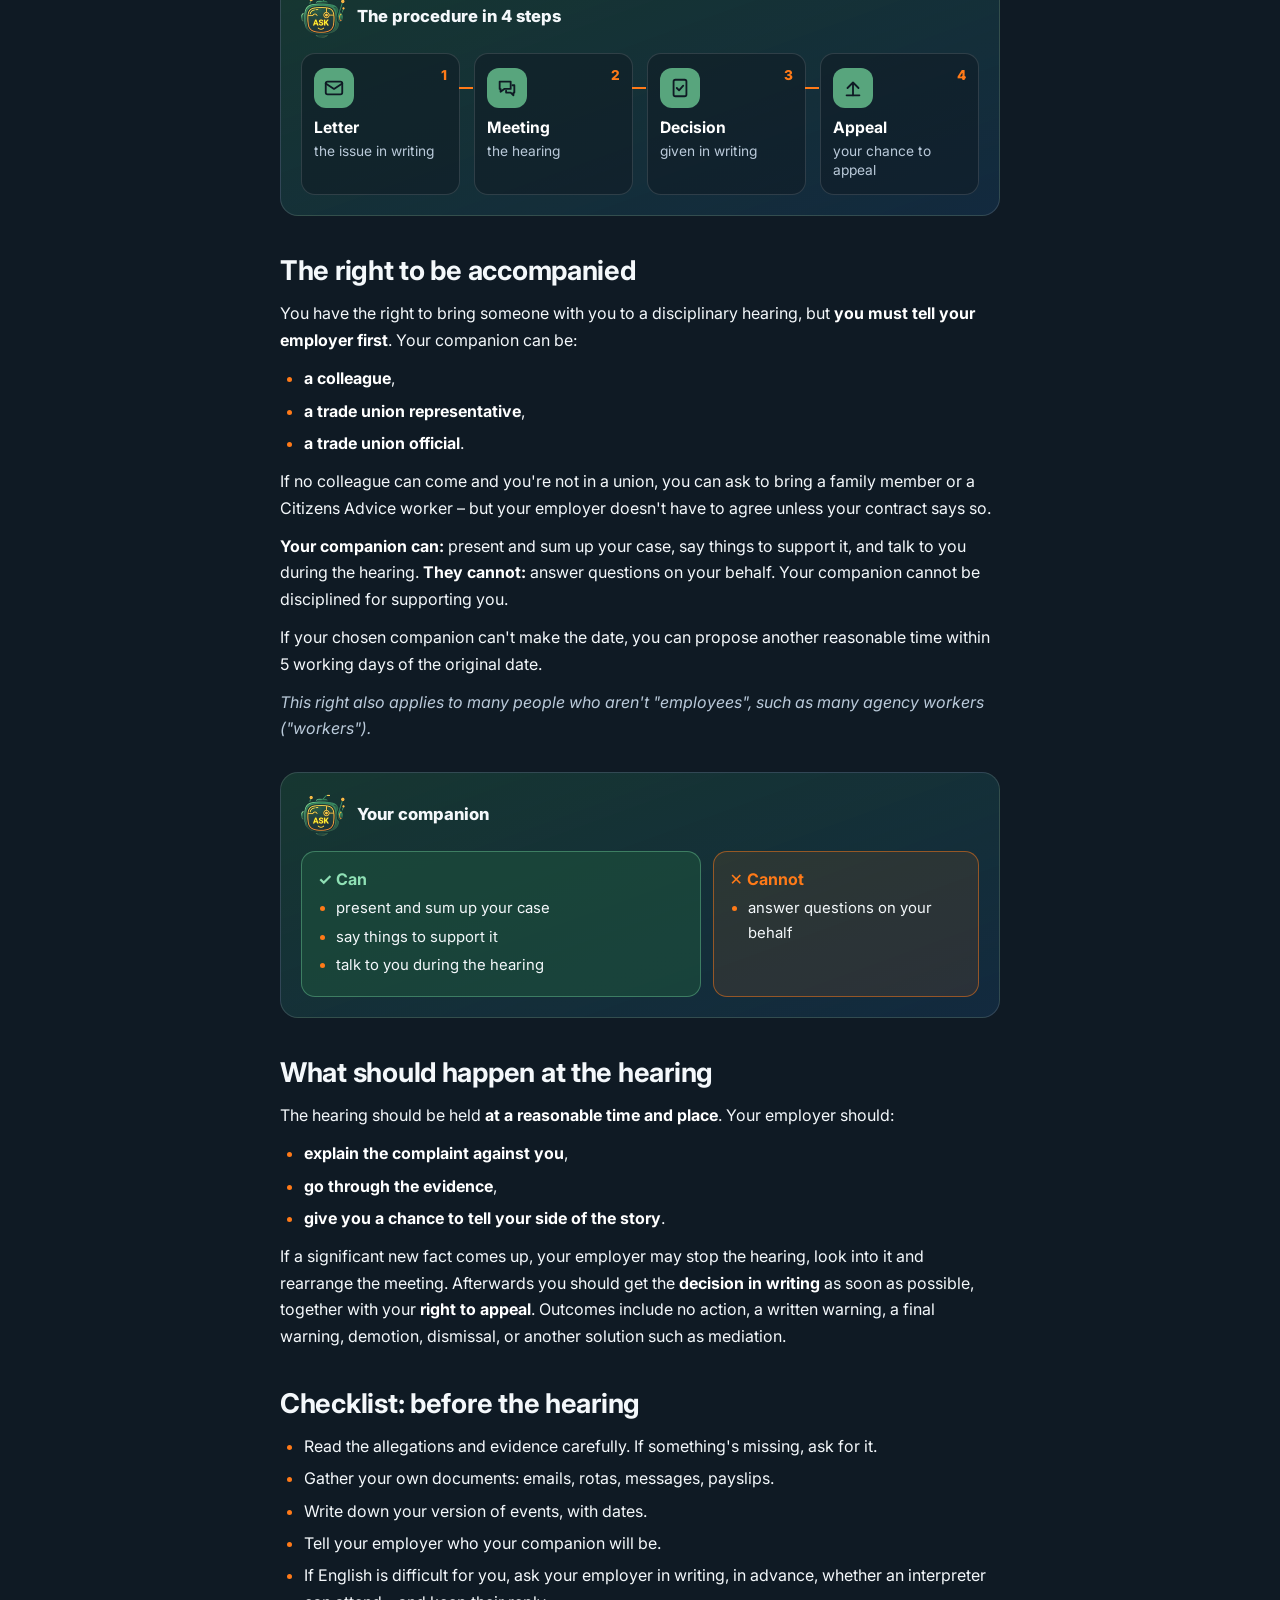
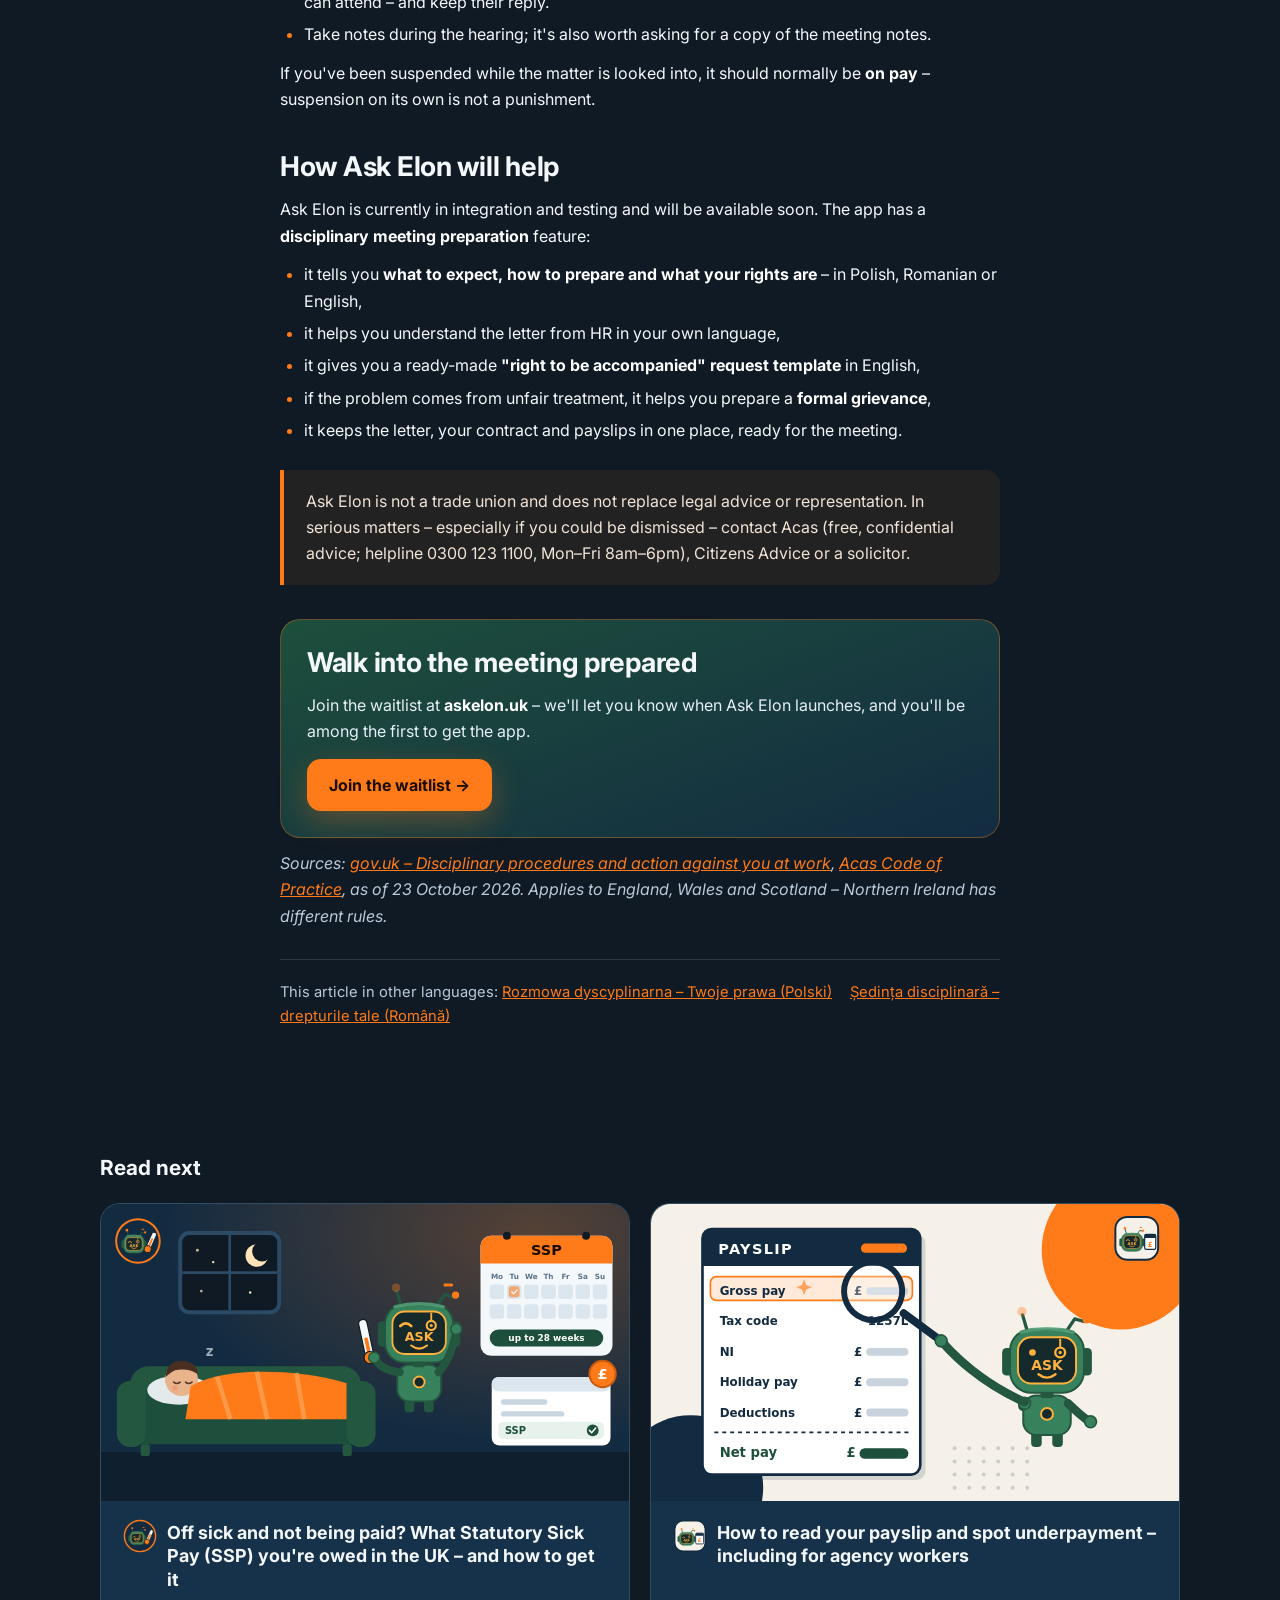
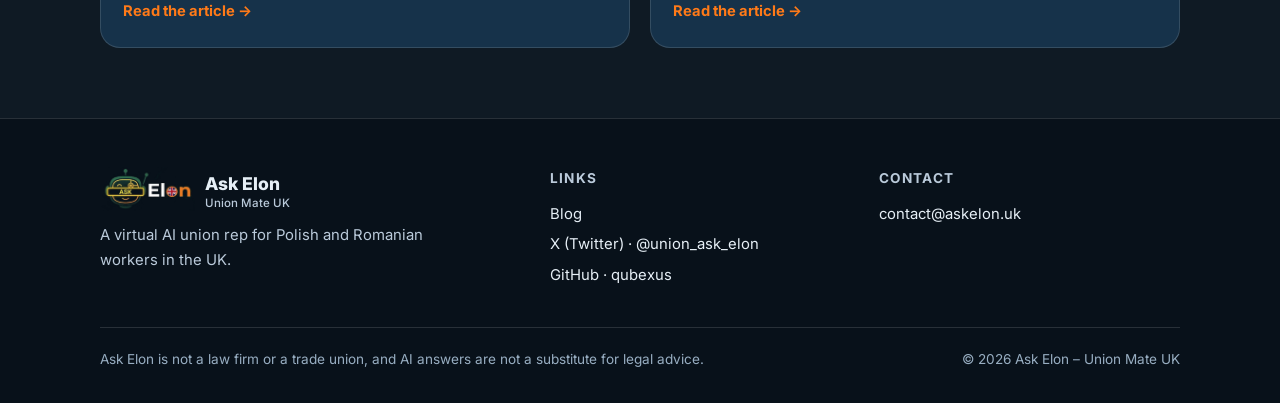
<file: blog/en/disciplinary-hearing.html>
<!DOCTYPE html>
<html lang="en">
<head>
<meta charset="utf-8">
<meta name="viewport" content="width=device-width, initial-scale=1">
<title>Called to a disciplinary hearing? Know your rights – including the right to be accompanied | Ask Elon</title>
<meta name="description" content="How a disciplinary procedure should work in the UK, who can come with you to a disciplinary hearing, what should happen at the meeting and how to prepare.">
<link rel="canonical" href="https://askelon.uk/blog/en/disciplinary-hearing.html">
<link rel="alternate" hreflang="pl" href="https://askelon.uk/blog/pl/disciplinary-hearing.html"><link rel="alternate" hreflang="en" href="https://askelon.uk/blog/en/disciplinary-hearing.html"><link rel="alternate" hreflang="ro" href="https://askelon.uk/blog/ro/disciplinary-hearing.html"><link rel="alternate" hreflang="x-default" href="https://askelon.uk/blog/en/disciplinary-hearing.html">
<meta property="og:type" content="article">
<meta property="og:site_name" content="Ask Elon – Union Mate UK">
<meta property="og:locale" content="en_GB">
<meta property="og:title" content="Called to a disciplinary hearing? Know your rights – including the right to be accompanied | Ask Elon">
<meta property="og:description" content="How a disciplinary procedure should work in the UK, who can come with you to a disciplinary hearing, what should happen at the meeting and how to prepare.">
<meta property="og:url" content="https://askelon.uk/blog/en/disciplinary-hearing.html">
<meta property="og:image" content="https://askelon.uk/blog/img/disciplinary-hearing-en.jpg">
<meta property="og:image:width" content="1600"><meta property="og:image:height" content="900">
<meta name="twitter:card" content="summary_large_image">
<meta name="twitter:site" content="@union_ask_elon">
<meta name="twitter:title" content="Called to a disciplinary hearing? Know your rights – including the right to be accompanied | Ask Elon">
<meta name="twitter:description" content="How a disciplinary procedure should work in the UK, who can come with you to a disciplinary hearing, what should happen at the meeting and how to prepare.">
<meta name="twitter:image" content="https://askelon.uk/blog/img/disciplinary-hearing-en.jpg">
<link rel="icon" type="image/png" href="/favicon.png">
<link rel="preconnect" href="https://fonts.googleapis.com"><link rel="preconnect" href="https://fonts.gstatic.com" crossorigin>
<link href="https://fonts.googleapis.com/css2?family=Inter:wght@400;500;600;700;800&display=swap" rel="stylesheet">
<link rel="stylesheet" href="/blog/blog.css">
<script>document.documentElement.classList.add('js');setTimeout(function(){if(!window.__rv)document.documentElement.classList.remove('js')},3000)</script>
<script src="/blog/blog.js" defer></script>
<script type="application/ld+json">{"@context": "https://schema.org", "@type": "Article", "headline": "Called to a disciplinary hearing? Know your rights – including the right to be accompanied", "description": "How a disciplinary procedure should work in the UK, who can come with you to a disciplinary hearing, what should happen at the meeting and how to prepare.", "inLanguage": "en", "datePublished": "2026-10-23T18:00:00+01:00", "image": "https://askelon.uk/blog/img/disciplinary-hearing-en.jpg", "url": "https://askelon.uk/blog/en/disciplinary-hearing.html", "publisher": {"@type": "Organization", "name": "Ask Elon – Union Mate UK", "url": "https://askelon.uk"}}</script>
<meta property="article:published_time" content="2026-10-23T18:00:00+01:00">
</head>
<body>
<svg width="0" height="0" style="position:absolute" aria-hidden="true" focusable="false">
 <symbol id="f-pl" viewBox="0 0 30 20" preserveAspectRatio="none"><rect width="30" height="10" fill="#fff"/><rect y="10" width="30" height="10" fill="#DC143C"/></symbol>
 <symbol id="f-ro" viewBox="0 0 30 20" preserveAspectRatio="none"><rect width="10" height="20" fill="#002B7F"/><rect x="10" width="10" height="20" fill="#FCD116"/><rect x="20" width="10" height="20" fill="#CE1126"/></symbol>
 <symbol id="f-gb" viewBox="0 0 60 30" preserveAspectRatio="xMidYMid slice"><clipPath id="gb-s"><path d="M0,0v30h60V0z"/></clipPath><clipPath id="gb-t"><path d="M30,15h30v15zv15H0zH0V0zV0h30z"/></clipPath><g clip-path="url(#gb-s)"><path d="M0,0v30h60V0z" fill="#012169"/><path d="M0,0 60,30M60,0 0,30" stroke="#fff" stroke-width="6"/><path d="M0,0 60,30M60,0 0,30" clip-path="url(#gb-t)" stroke="#C8102E" stroke-width="4"/><path d="M30,0v30M0,15h60" stroke="#fff" stroke-width="10"/><path d="M30,0v30M0,15h60" stroke="#C8102E" stroke-width="6"/></g></symbol>
</svg>

<div class="progress" aria-hidden="true"><span></span></div>
<nav><div class="wrap">
<a class="brand" href="/"><img class="brand-logo" src="/logo.webp" width="400" height="185" alt="Ask Elon logo"><span>Ask Elon<small>Union Mate UK</small></span></a>
<div class="nav-links"><a class="nl hm" href="/">Home</a><a class="nl" href="/blog/en/">Blog</a><a class="nav-cta" href="/#lista">Join the waitlist</a>
<div class="lang-sw" role="group" aria-label="Choose language"><a href="/blog/pl/disciplinary-hearing.html" hreflang="pl" lang="pl"><svg class="flag" aria-hidden="true" focusable="false"><use href="#f-pl"/></svg>PL</a><a href="/blog/en/disciplinary-hearing.html" hreflang="en" lang="en" aria-current="true"><svg class="flag" aria-hidden="true" focusable="false"><use href="#f-gb"/></svg>EN</a><a href="/blog/ro/disciplinary-hearing.html" hreflang="ro" lang="ro"><svg class="flag" aria-hidden="true" focusable="false"><use href="#f-ro"/></svg>RO</a></div></div>
</div></nav>
<div class="build" role="status"><div class="wrap"><span>The app is currently in integration and testing and will be available soon.</span><a href="/#lista">Join the waitlist</a></div></div><header class="hero"><div class="wrap"><a class="back" href="/blog/en/">← All articles</a><div class="eyebrow"><img class="bdg" src="/blog/img/badge-disciplinary-hearing.svg" width="52" height="52" alt="Topic badge: disciplinary hearing">Ask Elon · Blog</div><h1>Called to a disciplinary hearing? Know your rights – including the right to be accompanied</h1><p class="meta"><time datetime="2026-10-23">23 October 2026</time></p></div></header>
<main><article>
<figure class="hero-ill rv"><svg xmlns="http://www.w3.org/2000/svg" class="hero-svg" viewBox="0 0 800 450" role="img" aria-labelledby="hero-disciplinary-hearing-en-t"><title id="hero-disciplinary-hearing-en-t">Illustration: a disciplinary hearing at a table – the employer, you and your companion, an invitation letter, and the Ask Elon robot with a preparation checklist</title><style>.dh-b0{transform-box:fill-box;transform-origin:20% 100%;animation:dh-b0 7.5s ease-out infinite}.dh-b1{transform-box:fill-box;transform-origin:20% 100%;animation:dh-b1 7.5s ease-out infinite}.dh-b2{transform-box:fill-box;transform-origin:20% 100%;animation:dh-b2 7.5s ease-out infinite}@keyframes dh-b0{0%,2%{opacity:0;transform:scale(.3)}8%,28%{opacity:1;transform:scale(1)}33%,100%{opacity:0;transform:scale(.9)}}@keyframes dh-b1{0%,28%{opacity:0;transform:scale(.3)}34%,54%{opacity:1;transform:scale(1)}59%,100%{opacity:0;transform:scale(.9)}}@keyframes dh-b2{0%,54%{opacity:0;transform:scale(.3)}60%,80%{opacity:1;transform:scale(1)}85%,100%{opacity:0;transform:scale(.9)}}.dh-t0{stroke-dasharray:24;stroke-dashoffset:24;animation:dh-t0 7.5s ease-out infinite}@keyframes dh-t0{0%,10%{stroke-dashoffset:24}18%,90%{stroke-dashoffset:0}100%{stroke-dashoffset:24}}.dh-t1{stroke-dasharray:24;stroke-dashoffset:24;animation:dh-t1 7.5s ease-out infinite}@keyframes dh-t1{0%,32%{stroke-dashoffset:24}40%,90%{stroke-dashoffset:0}100%{stroke-dashoffset:24}}.dh-t2{stroke-dasharray:24;stroke-dashoffset:24;animation:dh-t2 7.5s ease-out infinite}@keyframes dh-t2{0%,54%{stroke-dashoffset:24}62%,90%{stroke-dashoffset:0}100%{stroke-dashoffset:24}}.dh-env{animation:dh-f 4s ease-in-out infinite}@keyframes dh-f{50%{transform:translateY(-6px)}}.dh-pen{transform-box:view-box;transform-origin:32px 64px;animation:dh-w 1.2s ease-in-out infinite}@keyframes dh-w{50%{transform:rotate(6deg)}}.dh-ant{animation:dh-bl 1.8s ease-in-out infinite}@keyframes dh-bl{50%{opacity:.3}}@media (prefers-reduced-motion:reduce){*{animation:none!important}}</style><rect width="800" height="450" fill="#1D4F3C"/><path d="M0,0 V450 M40,0 V450 M80,0 V450 M120,0 V450 M160,0 V450 M200,0 V450 M240,0 V450 M280,0 V450 M320,0 V450 M360,0 V450 M400,0 V450 M440,0 V450 M480,0 V450 M520,0 V450 M560,0 V450 M600,0 V450 M640,0 V450 M680,0 V450 M720,0 V450 M760,0 V450 M800,0 V450 M0,0 H800 M0,40 H800 M0,80 H800 M0,120 H800 M0,160 H800 M0,200 H800 M0,240 H800 M0,280 H800 M0,320 H800 M0,360 H800 M0,400 H800 M0,440 H800 " stroke="#fff" stroke-opacity=".06" stroke-width="1"/><circle cx="560" cy="250" r="230" fill="#132B41" opacity=".35"/>
<path d="M334,300 Q334,238 390,236 Q446,238 446,300z" fill="#132B41" stroke="#E8F3EC" stroke-width="3"/><circle cx="390" cy="204" r="27" fill="#0F1A24" stroke="#E8F3EC" stroke-width="3"/><path d="M504,300 Q504,238 560,236 Q616,238 616,300z" fill="#C85A0C" stroke="#E8F3EC" stroke-width="3"/><circle cx="560" cy="204" r="27" fill="#FF7A18" stroke="#E8F3EC" stroke-width="3"/><path d="M649,300 Q649,238 705,236 Q761,238 761,300z" fill="#24573F" stroke="#E8F3EC" stroke-width="3"/><circle cx="705" cy="204" r="27" fill="#58A57D" stroke="#E8F3EC" stroke-width="3"/>
<path d="M318,300 H784 L796,346 H306Z" fill="#132B41" stroke="#E8F3EC" stroke-width="3" stroke-linejoin="round"/>
<path d="M330,346 V420 M772,346 V420" stroke="#E8F3EC" stroke-width="5" stroke-linecap="round"/>
<g class="dh-env" transform="translate(448,258) scale(.78)"><rect x="0" y="0" width="78" height="50" rx="6" fill="#F4F8FB" stroke="#E8F3EC" stroke-width="2"/><path d="M2,3 L39,30 L76,3" stroke="#132B41" stroke-width="2.5" fill="none" stroke-linejoin="round"/><circle cx="72" cy="4" r="11" fill="#FF7A18"/><text x="72" y="9.5" text-anchor="middle" font-family="Inter,system-ui,-apple-system,Segoe UI,Arial,sans-serif" font-size="15" font-weight="800" fill="#fff">!</text></g>
<text x="390" y="330" text-anchor="middle" font-family="Inter,system-ui,-apple-system,Segoe UI,Arial,sans-serif" font-size="17" font-weight="700" fill="#E8F3EC">Employer</text><text x="560" y="330" text-anchor="middle" font-family="Inter,system-ui,-apple-system,Segoe UI,Arial,sans-serif" font-size="19" font-weight="700" fill="#FF7A18">You</text><text x="705" y="330" text-anchor="middle" font-family="Inter,system-ui,-apple-system,Segoe UI,Arial,sans-serif" font-size="17" font-weight="700" fill="#E8F3EC">Companion</text>
<g class="dh-b0"><rect x="356" y="118" width="72" height="42" rx="13" fill="#F4F8FB"/><path d="M376,159 l-6,12 l18,-12z" fill="#F4F8FB"/><path d="M368,132 h44 M368,146 h30" stroke="#132B41" stroke-width="5" stroke-linecap="round"/></g><g class="dh-b1"><rect x="526" y="118" width="72" height="42" rx="13" fill="#F4F8FB"/><path d="M546,159 l-6,12 l18,-12z" fill="#F4F8FB"/><circle cx="546" cy="139" r="4.5" fill="#FF7A18"/><circle cx="560" cy="139" r="4.5" fill="#FF7A18"/><circle cx="574" cy="139" r="4.5" fill="#FF7A18"/></g><g class="dh-b2"><rect x="671" y="118" width="72" height="42" rx="13" fill="#F4F8FB"/><path d="M691,159 l-6,12 l18,-12z" fill="#F4F8FB"/><path d="M683,132 h44 M683,146 h30" stroke="#132B41" stroke-width="5" stroke-linecap="round"/></g>
<rect x="160" y="210" width="146" height="152" rx="12" fill="#F4F8FB" stroke="#E8F3EC" stroke-width="3"/><rect x="208" y="202" width="50" height="16" rx="6" fill="#FF7A18"/><text x="233" y="238" text-anchor="middle" font-family="Inter,system-ui,-apple-system,Segoe UI,Arial,sans-serif" font-size="13" font-weight="800" fill="#1D4F3C">CHECKLIST</text><rect x="174" y="252" width="18" height="18" rx="5" fill="none" stroke="#132B41" stroke-width="2.5"/><path class="dh-t0" d="M177,261 l5,5 l9,-10" stroke="#FF7A18" stroke-width="3.2" fill="none" stroke-linecap="round" stroke-linejoin="round"/><text x="200" y="266" font-family="Inter,system-ui,-apple-system,Segoe UI,Arial,sans-serif" font-size="14" font-weight="700" fill="#132B41">Evidence</text><rect x="174" y="286" width="18" height="18" rx="5" fill="none" stroke="#132B41" stroke-width="2.5"/><path class="dh-t1" d="M177,295 l5,5 l9,-10" stroke="#FF7A18" stroke-width="3.2" fill="none" stroke-linecap="round" stroke-linejoin="round"/><text x="200" y="300" font-family="Inter,system-ui,-apple-system,Segoe UI,Arial,sans-serif" font-size="14" font-weight="700" fill="#132B41">Your side</text><rect x="174" y="320" width="18" height="18" rx="5" fill="none" stroke="#132B41" stroke-width="2.5"/><path class="dh-t2" d="M177,329 l5,5 l9,-10" stroke="#FF7A18" stroke-width="3.2" fill="none" stroke-linecap="round" stroke-linejoin="round"/><text x="200" y="334" font-family="Inter,system-ui,-apple-system,Segoe UI,Arial,sans-serif" font-size="14" font-weight="700" fill="#132B41">Notes</text>
<g transform="translate(90,210) scale(.95)"><g class="dh-robot">
<rect x="-24" y="104" width="16" height="26" rx="6" fill="#24573F"/><rect x="8" y="104" width="16" height="26" rx="6" fill="#24573F"/>
<rect x="-36" y="52" width="72" height="60" rx="20" fill="#37815C" stroke="#24573F" stroke-width="3"/>
<circle class="dh-core" cx="0" cy="80" r="9" fill="#16292B" stroke="#FFB23E" stroke-width="3"/>
<rect x="-10" y="44" width="20" height="12" rx="4" fill="#24573F"/>
<g class="dh-head">
<path d="M-30,-46 L-37,-70" stroke="#24573F" stroke-width="5" stroke-linecap="round"/><circle class="dh-ant" cx="-38" cy="-75" r="7" fill="#FF7A18"/>
<path d="M30,-46 L42,-64 L56,-60" stroke="#24573F" stroke-width="5" fill="none" stroke-linecap="round" stroke-linejoin="round"/><circle cx="60" cy="-63" r="6" fill="#FF7A18"/><rect x="40" y="-82" width="16" height="5" rx="2.5" fill="#FF7A18"/>
<rect x="-68" y="-20" width="16" height="42" rx="7" fill="#24573F"/><rect x="52" y="-20" width="16" height="42" rx="7" fill="#24573F"/>
<rect x="-56" y="-48" width="112" height="96" rx="32" fill="#37815C" stroke="#24573F" stroke-width="3"/>
<path d="M-40,-44 Q0,-54 40,-44" stroke="#58A57D" stroke-width="5" fill="none" stroke-linecap="round" opacity=".8"/>
<rect x="-44" y="-36" width="88" height="70" rx="20" fill="#16292B" stroke="#FFB23E" stroke-width="3"/>
<path d="M-31,-10 q9,-10 18,0" stroke="#FFB23E" stroke-width="4.5" fill="none" stroke-linecap="round"/><circle cx="20" cy="-13" r="7.5" stroke="#FFB23E" stroke-width="3.5" fill="none"/><circle cx="20" cy="-13" r="2.5" fill="#FFB23E"/><path d="M20,-21 V-34" stroke="#FFB23E" stroke-width="3"/>
<text x="0" y="13" text-anchor="middle" font-family="Inter,system-ui,-apple-system,Segoe UI,Arial,sans-serif" font-size="21" font-weight="800" fill="#FFB23E">ASK</text>
<path d="M-13,20 q13,10 26,0" stroke="#FFB23E" stroke-width="3.5" fill="none" stroke-linecap="round"/>
</g>
<g class=""><path d="M-32,64 Q30.0,62.0 76,40" stroke="#24573F" stroke-width="13" fill="none" stroke-linecap="round"/><circle cx="76" cy="40" r="9" fill="#37815C" stroke="#24573F" stroke-width="2.5"/></g><g class=""><path d="M32,64 Q64.0,73.0 80,62" stroke="#24573F" stroke-width="13" fill="none" stroke-linecap="round"/><circle cx="80" cy="62" r="9" fill="#37815C" stroke="#24573F" stroke-width="2.5"/></g>
</g></g>
<g transform="translate(20,20) scale(.6)"><polygon points="107.6,87.5 60.0,115.0 12.4,87.5 12.4,32.5 60.0,5.0 107.6,32.5" fill="#1D4F3C" stroke="#E8F3EC" stroke-width="4" stroke-linejoin="round"/><g transform="translate(52,70) scale(.47)"><g class="head">
<path d="M-30,-46 L-37,-70" stroke="#24573F" stroke-width="5" stroke-linecap="round"/><circle class="ant" cx="-38" cy="-75" r="7" fill="#FF7A18"/>
<path d="M30,-46 L42,-64 L56,-60" stroke="#24573F" stroke-width="5" fill="none" stroke-linecap="round" stroke-linejoin="round"/><circle cx="60" cy="-63" r="6" fill="#FF7A18"/><rect x="40" y="-82" width="16" height="5" rx="2.5" fill="#FF7A18"/>
<rect x="-68" y="-20" width="16" height="42" rx="7" fill="#24573F"/><rect x="52" y="-20" width="16" height="42" rx="7" fill="#24573F"/>
<rect x="-56" y="-48" width="112" height="96" rx="32" fill="#37815C" stroke="#24573F" stroke-width="3"/>
<path d="M-40,-44 Q0,-54 40,-44" stroke="#58A57D" stroke-width="5" fill="none" stroke-linecap="round" opacity=".8"/>
<rect x="-44" y="-36" width="88" height="70" rx="20" fill="#16292B" stroke="#FFB23E" stroke-width="3"/>
<path d="M-31,-10 q9,-10 18,0" stroke="#FFB23E" stroke-width="4.5" fill="none" stroke-linecap="round"/><circle cx="20" cy="-13" r="7.5" stroke="#FFB23E" stroke-width="3.5" fill="none"/><circle cx="20" cy="-13" r="2.5" fill="#FFB23E"/><path d="M20,-21 V-34" stroke="#FFB23E" stroke-width="3"/>
<text x="0" y="13" text-anchor="middle" font-family="Inter,system-ui,-apple-system,Segoe UI,Arial,sans-serif" font-size="21" font-weight="800" fill="#FFB23E">ASK</text>
<path d="M-13,20 q13,10 26,0" stroke="#FFB23E" stroke-width="3.5" fill="none" stroke-linecap="round"/>
</g></g><g transform="translate(84,30)"><rect x="0" y="0" width="30" height="20" rx="7" fill="#F4F8FB"/><path d="M7,19 l-3,8 l9,-8z" fill="#F4F8FB"/><circle cx="8" cy="10" r="2.4" fill="#FF7A18"/><circle cx="15" cy="10" r="2.4" fill="#FF7A18"/><circle cx="22" cy="10" r="2.4" fill="#FF7A18"/></g></g></svg></figure>
<p class="lead"><strong>A letter inviting you to a "disciplinary hearing" can ruin your whole weekend – especially when it's full of formal English and the meeting is first thing on Monday. The good news: a disciplinary hearing has rules, and you have clear rights. If you know them and come prepared, you're in a much stronger position.</strong></p>
<h2 class="rv">How the procedure should work</h2>
<p>Your employer should have a disciplinary procedure <strong>in writing</strong> and make it easily available to all staff. It should include 4 steps:</p>
<ol>
<li><strong>A letter</strong> setting out the issue (for example conduct, performance or absence).</li>
<li><strong>A meeting</strong> (the hearing) to discuss it.</li>
<li><strong>A decision</strong>.</li>
<li><strong>A chance to appeal</strong>.</li>
</ol>
<p>Your employer should follow the <strong>Acas Code of Practice</strong> on disciplinary and grievance procedures. They don't have to, but if they don't and you win at an employment tribunal, you could get a larger award.</p>
<p>Your employer should not take disciplinary action before meeting you and discussing the problem.</p>
<figure class="ill ill-tl tl-dh rv" aria-label="The procedure in 4 steps"><figcaption><img class="ill-bot" src="/blog/img/robot-guide.png" width="44" height="44" alt="" loading="lazy" decoding="async"><span>The procedure in 4 steps</span></figcaption><ol class="steps"><li style="--d:0"><span class="st-ic"><svg class="i" viewBox="0 0 24 24" aria-hidden="true" focusable="false" fill="none" stroke="currentColor" stroke-width="2" stroke-linecap="round" stroke-linejoin="round"><rect x="3" y="5" width="18" height="14" rx="2"/><path d="m3 7 9 6 9-6"/></svg></span><span class="st-n">1</span><strong>Letter</strong><span class="st-s">the issue in writing</span></li><li style="--d:1"><span class="st-ic"><svg class="i" viewBox="0 0 24 24" aria-hidden="true" focusable="false" fill="none" stroke="currentColor" stroke-width="2" stroke-linecap="round" stroke-linejoin="round"><path d="M4 5h12v8H9l-4 3v-3H4z"/><path d="M18 9h2v8h-1v3l-3-3h-5v-2"/></svg></span><span class="st-n">2</span><strong>Meeting</strong><span class="st-s">the hearing</span></li><li style="--d:2"><span class="st-ic"><svg class="i" viewBox="0 0 24 24" aria-hidden="true" focusable="false" fill="none" stroke="currentColor" stroke-width="2" stroke-linecap="round" stroke-linejoin="round"><rect x="5" y="3" width="14" height="18" rx="2"/><path d="m8.5 12 2.5 2.5 4.5-5"/></svg></span><span class="st-n">3</span><strong>Decision</strong><span class="st-s">given in writing</span></li><li style="--d:3"><span class="st-ic"><svg class="i" viewBox="0 0 24 24" aria-hidden="true" focusable="false" fill="none" stroke="currentColor" stroke-width="2" stroke-linecap="round" stroke-linejoin="round"><path d="M12 20V6M6 12l6-6 6 6"/><path d="M5 20h14"/></svg></span><span class="st-n">4</span><strong>Appeal</strong><span class="st-s">your chance to appeal</span></li></ol></figure>
<h2 class="rv">The right to be accompanied</h2>
<p>You have the right to bring someone with you to a disciplinary hearing, but <strong>you must tell your employer first</strong>. Your companion can be:</p>
<ul>
<li><strong>a colleague</strong>,</li>
<li><strong>a trade union representative</strong>,</li>
<li><strong>a trade union official</strong>.</li>
</ul>
<p>If no colleague can come and you're not in a union, you can ask to bring a family member or a Citizens Advice worker – but your employer doesn't have to agree unless your contract says so.</p>
<p><strong>Your companion can:</strong> present and sum up your case, say things to support it, and talk to you during the hearing. <strong>They cannot:</strong> answer questions on your behalf. Your companion cannot be disciplined for supporting you.</p>
<p>If your chosen companion can't make the date, you can propose another reasonable time within 5 working days of the original date.</p>
<p><em>This right also applies to many people who aren't "employees", such as many agency workers ("workers").</em></p>
<figure class="ill ill-cc rv" aria-label="Your companion"><figcaption><img class="ill-bot" src="/blog/img/robot-guide.png" width="44" height="44" alt="" loading="lazy" decoding="async"><span>Your companion</span></figcaption><div class="cc"><div class="cc-y"><h3>✓ Can</h3><ul><li style="--d:0">present and sum up your case</li><li style="--d:1">say things to support it</li><li style="--d:2">talk to you during the hearing</li></ul></div><div class="cc-n"><h3>✕ Cannot</h3><ul><li style="--d:3">answer questions on your behalf</li></ul></div></div></figure>
<h2 class="rv">What should happen at the hearing</h2>
<p>The hearing should be held <strong>at a reasonable time and place</strong>. Your employer should:</p>
<ul>
<li><strong>explain the complaint against you</strong>,</li>
<li><strong>go through the evidence</strong>,</li>
<li><strong>give you a chance to tell your side of the story</strong>.</li>
</ul>
<p>If a significant new fact comes up, your employer may stop the hearing, look into it and rearrange the meeting. Afterwards you should get the <strong>decision in writing</strong> as soon as possible, together with your <strong>right to appeal</strong>. Outcomes include no action, a written warning, a final warning, demotion, dismissal, or another solution such as mediation.</p>
<h2 class="rv">Checklist: before the hearing</h2>
<ul>
<li>Read the allegations and evidence carefully. If something's missing, ask for it.</li>
<li>Gather your own documents: emails, rotas, messages, payslips.</li>
<li>Write down your version of events, with dates.</li>
<li>Tell your employer who your companion will be.</li>
<li>If English is difficult for you, ask your employer in writing, in advance, whether an interpreter can attend – and keep their reply.</li>
<li>Take notes during the hearing; it's also worth asking for a copy of the meeting notes.</li>
</ul>
<p>If you've been suspended while the matter is looked into, it should normally be <strong>on pay</strong> – suspension on its own is not a punishment.</p>
<h2 class="rv">How Ask Elon will help</h2>
<p>Ask Elon is currently in integration and testing and will be available soon. The app has a <strong>disciplinary meeting preparation</strong> feature:</p>
<ul>
<li>it tells you <strong>what to expect, how to prepare and what your rights are</strong> – in Polish, Romanian or English,</li>
<li>it helps you understand the letter from HR in your own language,</li>
<li>it gives you a ready-made <strong>"right to be accompanied" request template</strong> in English,</li>
<li>if the problem comes from unfair treatment, it helps you prepare a <strong>formal grievance</strong>,</li>
<li>it keeps the letter, your contract and payslips in one place, ready for the meeting.</li>
</ul>
<blockquote class="rv">
<p>Ask Elon is not a trade union and does not replace legal advice or representation. In serious matters – especially if you could be dismissed – contact Acas (free, confidential advice; helpline 0300 123 1100, Mon–Fri 8am–6pm), Citizens Advice or a solicitor.</p>
</blockquote>
<section class="cta-box rv" aria-label="Walk into the meeting prepared"><h2 style="margin-top:0">Walk into the meeting prepared</h2><p>Join the waitlist at <strong>askelon.uk</strong> – we'll let you know when Ask Elon launches, and you'll be among the first to get the app.</p><a class="btn" href="/#lista">Join the waitlist →</a></section><p><em>Sources: <a href="https://www.gov.uk/disciplinary-procedures-and-action-at-work">gov.uk – Disciplinary procedures and action against you at work</a>, <a href="https://www.acas.org.uk/acas-code-of-practice-on-disciplinary-and-grievance-procedures">Acas Code of Practice</a>, as of 23 October 2026. Applies to England, Wales and Scotland – Northern Ireland has different rules.</em></p>
<p class="alt">This article in other languages: <a href="/blog/pl/disciplinary-hearing.html" hreflang="pl" lang="pl">Rozmowa dyscyplinarna – Twoje prawa (Polski)</a> <a href="/blog/ro/disciplinary-hearing.html" hreflang="ro" lang="ro">Ședința disciplinară – drepturile tale (Română)</a></p>
</article>
<div class="wrap"><h2 class="lang-h">Read next</h2><div class="list" style="grid-template-columns:repeat(2,1fr)"><a class="post rv" href="/blog/en/ssp.html"><span class="thumb"><img src="/blog/img/hero-ssp-en.svg" width="800" height="450" alt="" loading="lazy" decoding="async"></span><div><h3 class="tt"><img class="bdg" src="/blog/img/badge-ssp.svg" width="34" height="34" alt="">Off sick and not being paid? What Statutory Sick Pay (SSP) you&#x27;re owed in the UK – and how to get it</h3><span class="go">Read the article →</span></div></a><a class="post rv" href="/blog/en/payslip-agency.html"><span class="thumb"><img src="/blog/img/hero-payslip-agency-en.svg" width="800" height="450" alt="" loading="lazy" decoding="async"></span><div><h3 class="tt"><img class="bdg" src="/blog/img/badge-payslip-agency.svg" width="34" height="34" alt="">How to read your payslip and spot underpayment – including for agency workers</h3><span class="go">Read the article →</span></div></a></div></div>
</main>
<footer id="kontakt"><div class="wrap"><div class="foot">
<div><a class="brand" href="/"><img class="brand-logo" src="/logo.webp" width="400" height="185" alt="Ask Elon logo"><span>Ask Elon<small>Union Mate UK</small></span></a>
<p style="color:var(--muted);margin-top:12px;max-width:340px">A virtual AI union rep for Polish and Romanian workers in the UK.</p></div>
<div><h4>Links</h4><ul>
<li><a href="/blog/en/">Blog</a></li>
<li><a href="https://x.com/union_ask_elon" target="_blank" rel="noopener">X (Twitter) · @union_ask_elon</a></li>
<li><a href="https://github.com/qubexus" target="_blank" rel="noopener">GitHub · qubexus</a></li></ul></div>
<div><h4>Contact</h4><ul><li><a href="mailto:contact@askelon.uk">contact@askelon.uk</a></li></ul></div>
</div><div class="disclaimer"><span>Ask Elon is not a law firm or a trade union, and AI answers are not a substitute for legal advice.</span><span>© 2026 Ask Elon – Union Mate UK</span></div></div></footer>
</body>
</html>
</file>
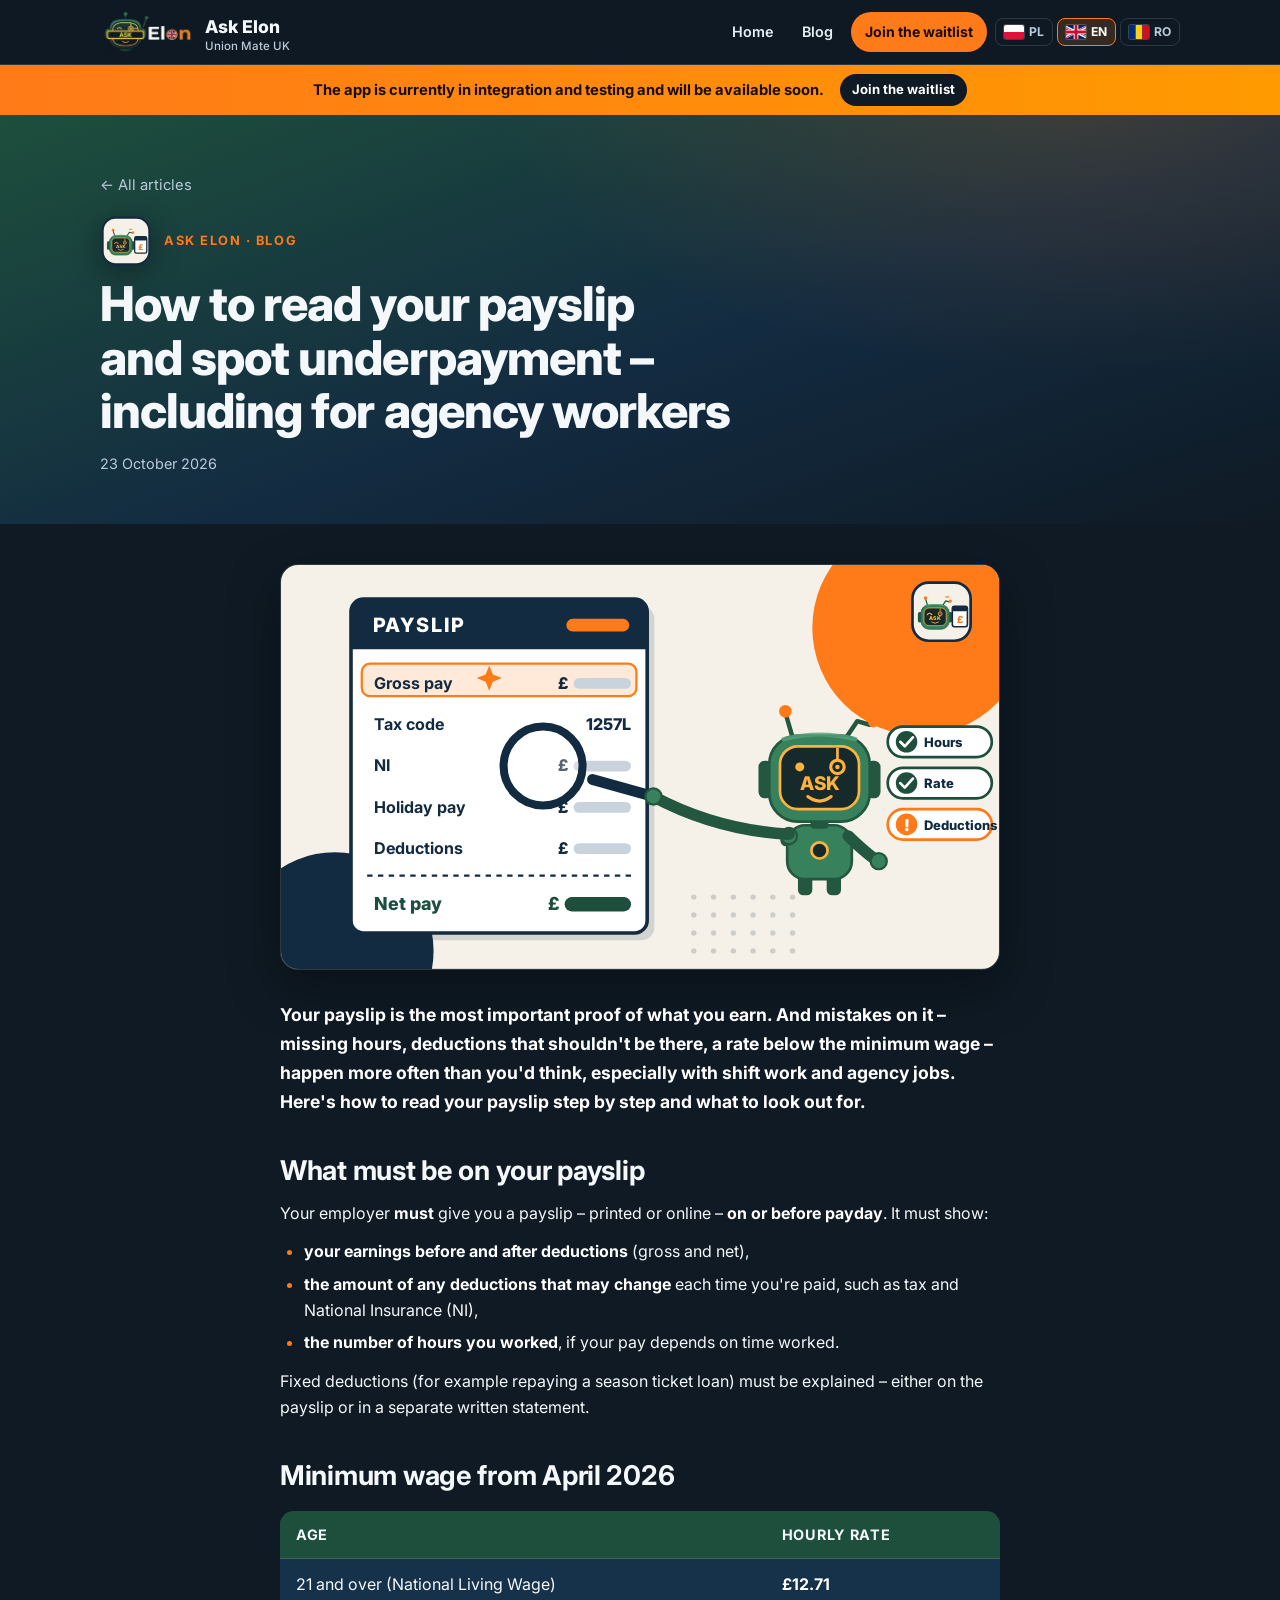
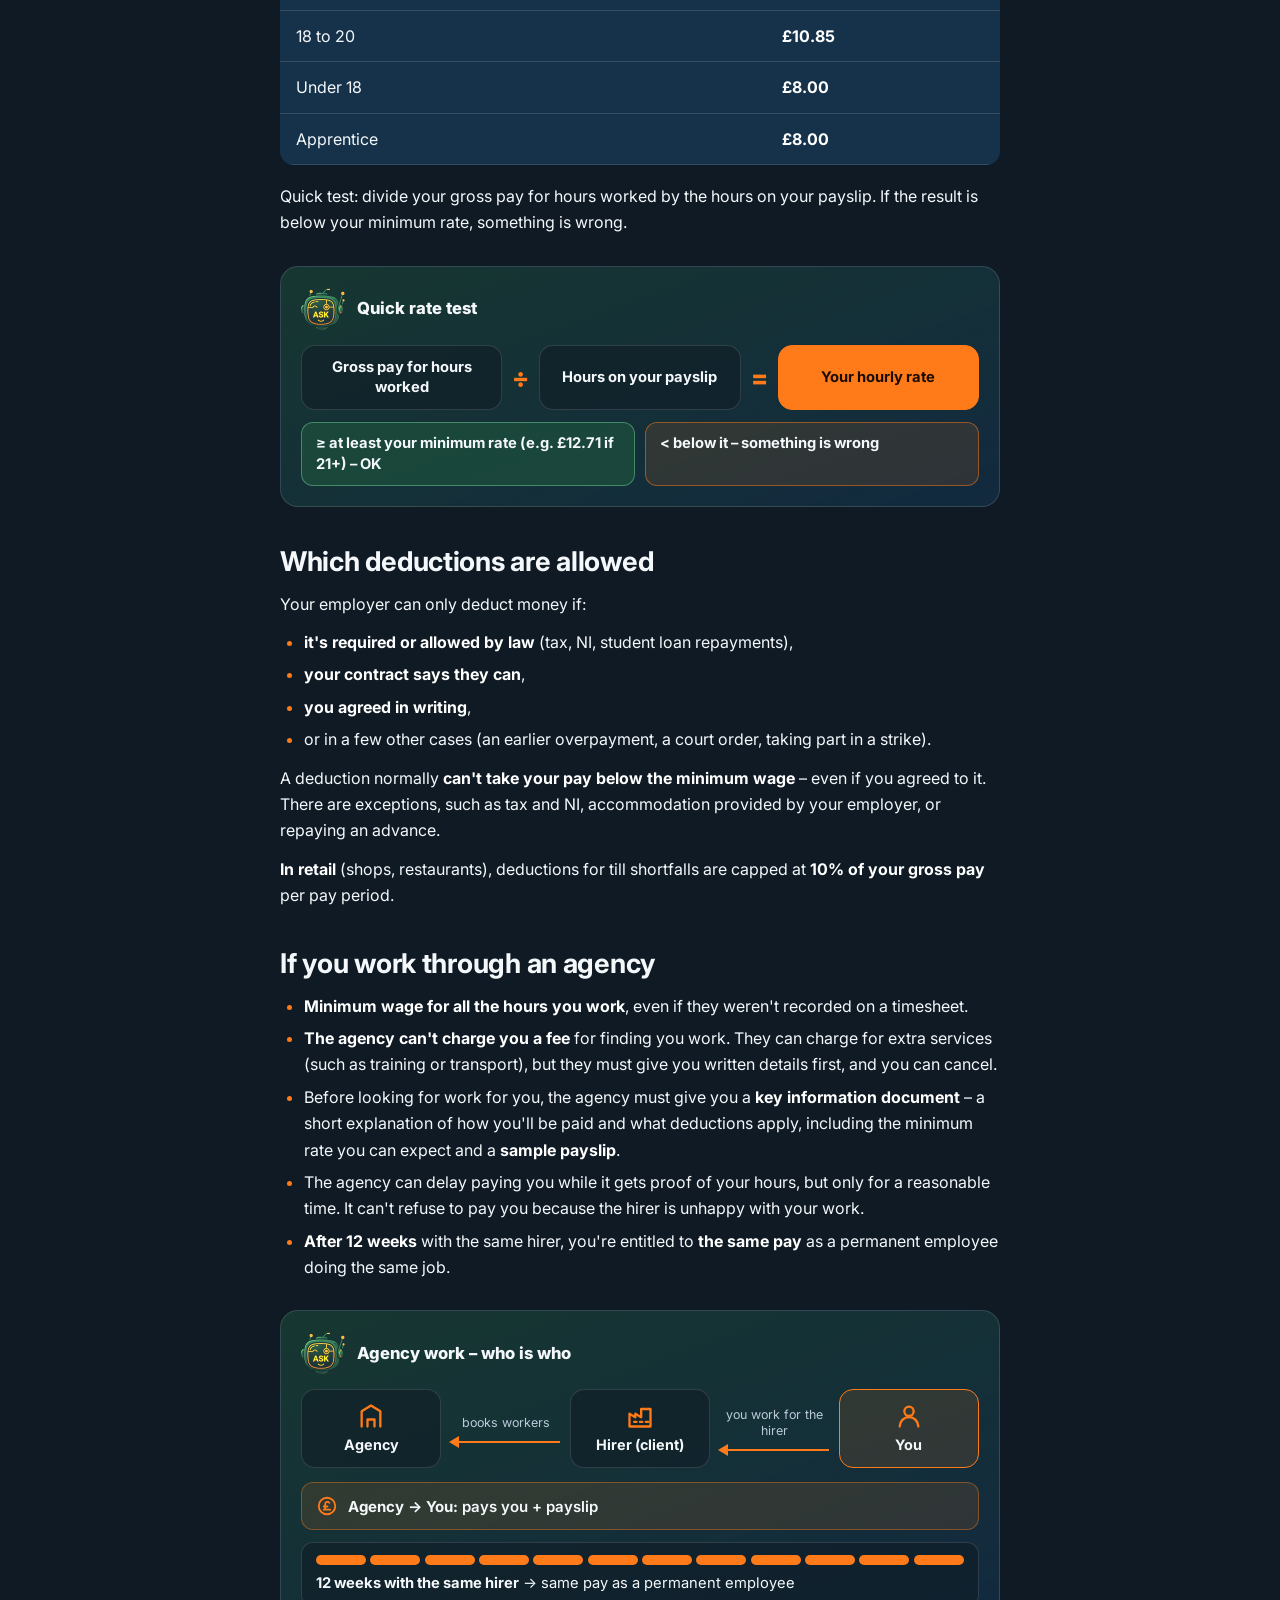
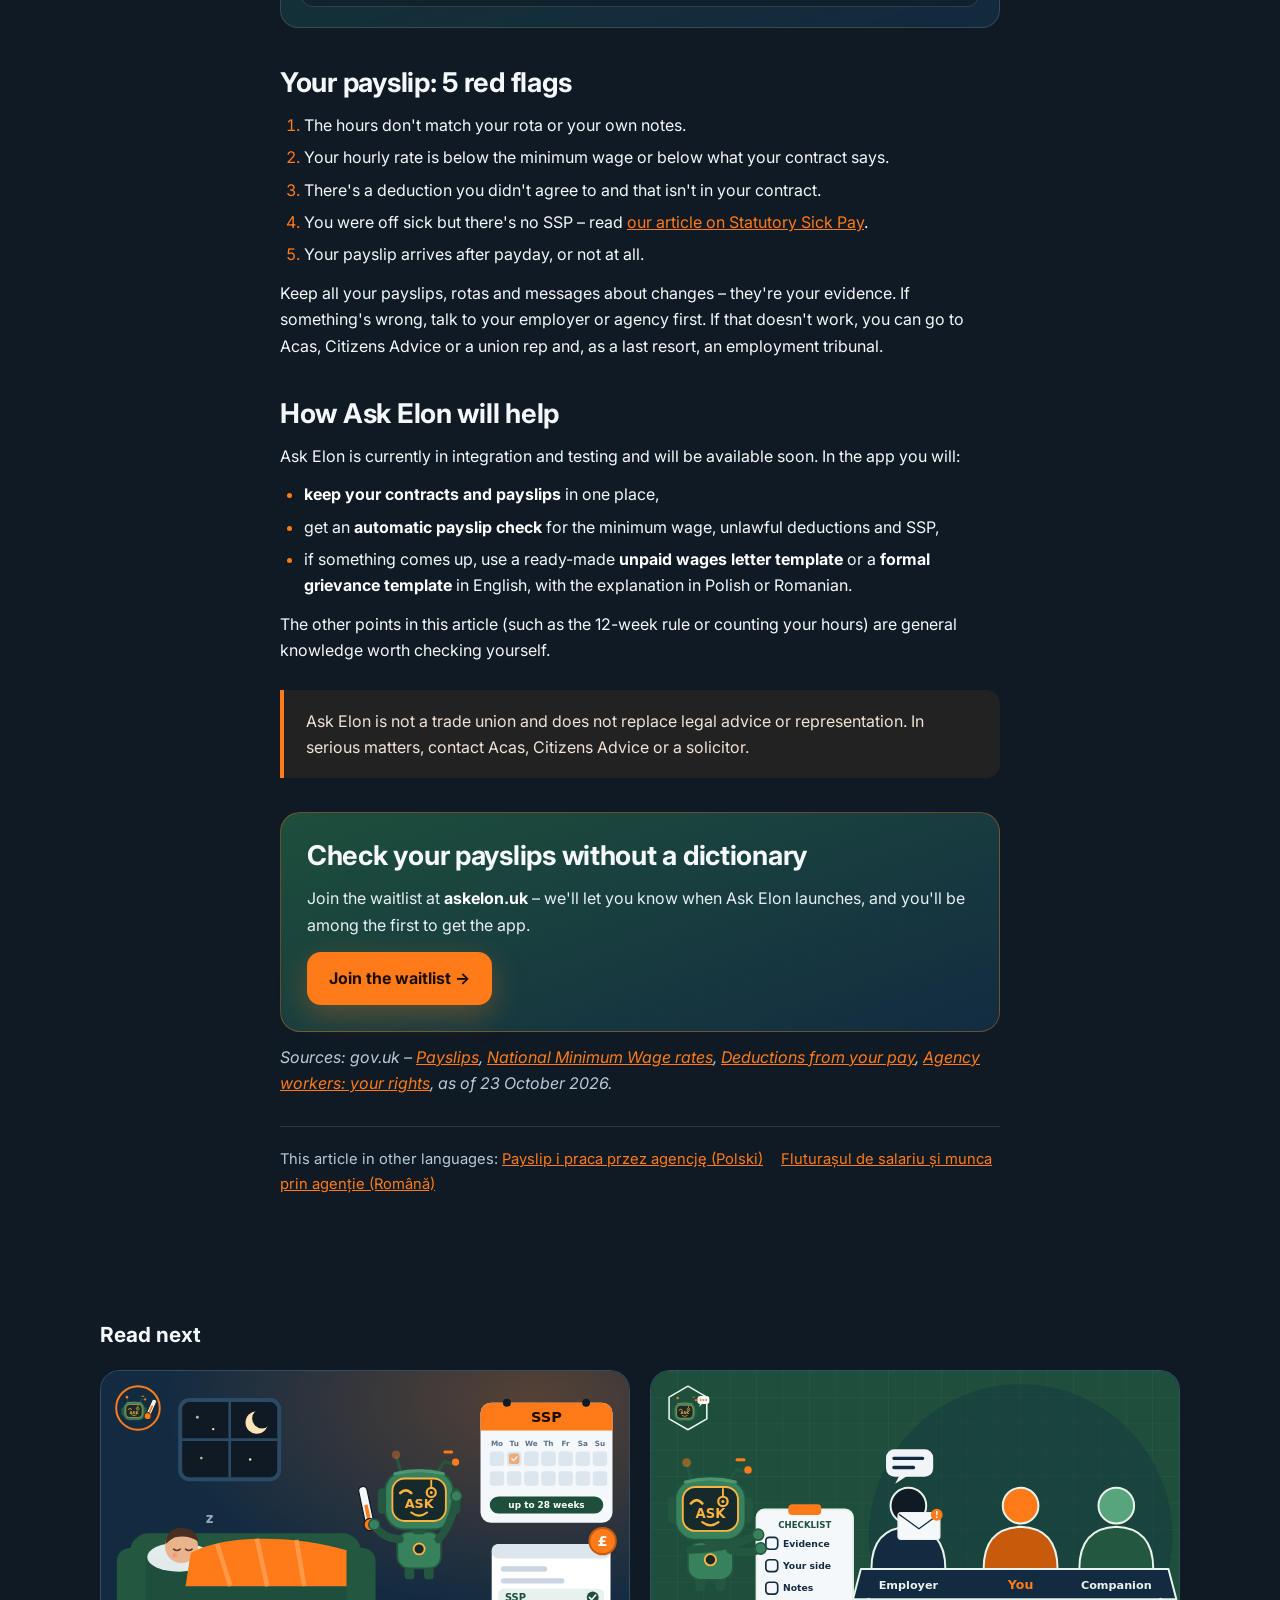
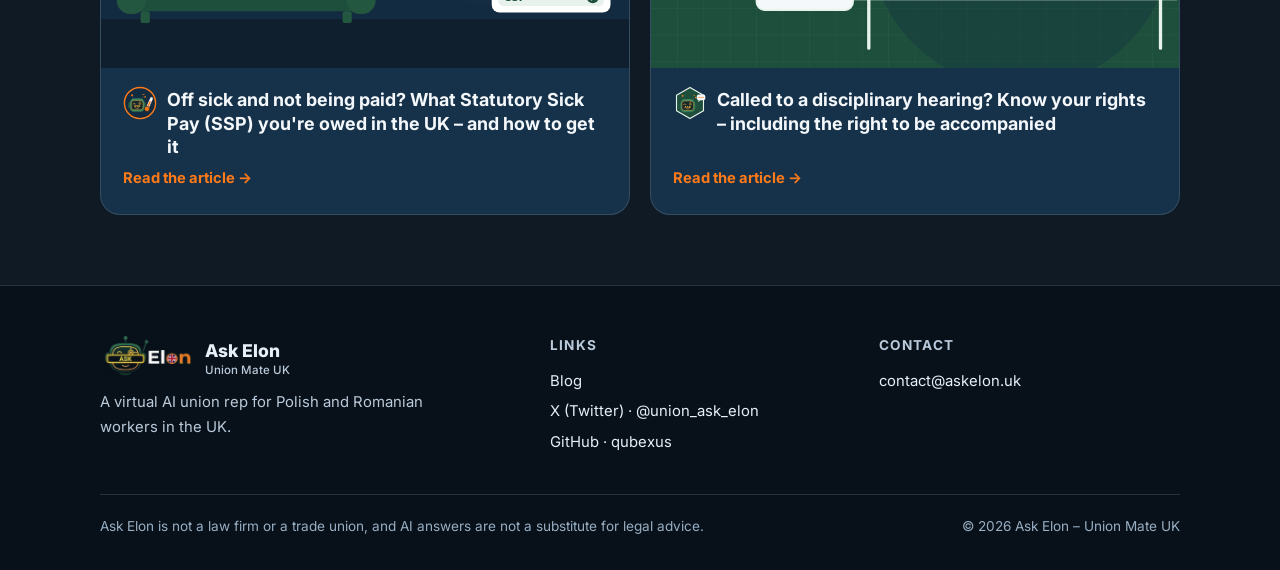
<file: blog/en/payslip-agency.html>
<!DOCTYPE html>
<html lang="en">
<head>
<meta charset="utf-8">
<meta name="viewport" content="width=device-width, initial-scale=1">
<title>How to read your payslip and spot underpayment – including for agency workers | Ask Elon</title>
<meta name="description" content="What must be on your UK payslip, the minimum wage from April 2026 (£12.71 an hour), which deductions are allowed and what rights agency workers have, including the 12-week rule.">
<link rel="canonical" href="https://askelon.uk/blog/en/payslip-agency.html">
<link rel="alternate" hreflang="pl" href="https://askelon.uk/blog/pl/payslip-agency.html"><link rel="alternate" hreflang="en" href="https://askelon.uk/blog/en/payslip-agency.html"><link rel="alternate" hreflang="ro" href="https://askelon.uk/blog/ro/payslip-agency.html"><link rel="alternate" hreflang="x-default" href="https://askelon.uk/blog/en/payslip-agency.html">
<meta property="og:type" content="article">
<meta property="og:site_name" content="Ask Elon – Union Mate UK">
<meta property="og:locale" content="en_GB">
<meta property="og:title" content="How to read your payslip and spot underpayment – including for agency workers | Ask Elon">
<meta property="og:description" content="What must be on your UK payslip, the minimum wage from April 2026 (£12.71 an hour), which deductions are allowed and what rights agency workers have, including the 12-week rule.">
<meta property="og:url" content="https://askelon.uk/blog/en/payslip-agency.html">
<meta property="og:image" content="https://askelon.uk/blog/img/payslip-agency-en.jpg">
<meta property="og:image:width" content="1600"><meta property="og:image:height" content="900">
<meta name="twitter:card" content="summary_large_image">
<meta name="twitter:site" content="@union_ask_elon">
<meta name="twitter:title" content="How to read your payslip and spot underpayment – including for agency workers | Ask Elon">
<meta name="twitter:description" content="What must be on your UK payslip, the minimum wage from April 2026 (£12.71 an hour), which deductions are allowed and what rights agency workers have, including the 12-week rule.">
<meta name="twitter:image" content="https://askelon.uk/blog/img/payslip-agency-en.jpg">
<link rel="icon" type="image/png" href="/favicon.png">
<link rel="preconnect" href="https://fonts.googleapis.com"><link rel="preconnect" href="https://fonts.gstatic.com" crossorigin>
<link href="https://fonts.googleapis.com/css2?family=Inter:wght@400;500;600;700;800&display=swap" rel="stylesheet">
<link rel="stylesheet" href="/blog/blog.css">
<script>document.documentElement.classList.add('js');setTimeout(function(){if(!window.__rv)document.documentElement.classList.remove('js')},3000)</script>
<script src="/blog/blog.js" defer></script>
<script type="application/ld+json">{"@context": "https://schema.org", "@type": "Article", "headline": "How to read your payslip and spot underpayment – including for agency workers", "description": "What must be on your UK payslip, the minimum wage from April 2026 (£12.71 an hour), which deductions are allowed and what rights agency workers have, including the 12-week rule.", "inLanguage": "en", "datePublished": "2026-10-23T18:00:00+01:00", "image": "https://askelon.uk/blog/img/payslip-agency-en.jpg", "url": "https://askelon.uk/blog/en/payslip-agency.html", "publisher": {"@type": "Organization", "name": "Ask Elon – Union Mate UK", "url": "https://askelon.uk"}}</script>
<meta property="article:published_time" content="2026-10-23T18:00:00+01:00">
</head>
<body>
<svg width="0" height="0" style="position:absolute" aria-hidden="true" focusable="false">
 <symbol id="f-pl" viewBox="0 0 30 20" preserveAspectRatio="none"><rect width="30" height="10" fill="#fff"/><rect y="10" width="30" height="10" fill="#DC143C"/></symbol>
 <symbol id="f-ro" viewBox="0 0 30 20" preserveAspectRatio="none"><rect width="10" height="20" fill="#002B7F"/><rect x="10" width="10" height="20" fill="#FCD116"/><rect x="20" width="10" height="20" fill="#CE1126"/></symbol>
 <symbol id="f-gb" viewBox="0 0 60 30" preserveAspectRatio="xMidYMid slice"><clipPath id="gb-s"><path d="M0,0v30h60V0z"/></clipPath><clipPath id="gb-t"><path d="M30,15h30v15zv15H0zH0V0zV0h30z"/></clipPath><g clip-path="url(#gb-s)"><path d="M0,0v30h60V0z" fill="#012169"/><path d="M0,0 60,30M60,0 0,30" stroke="#fff" stroke-width="6"/><path d="M0,0 60,30M60,0 0,30" clip-path="url(#gb-t)" stroke="#C8102E" stroke-width="4"/><path d="M30,0v30M0,15h60" stroke="#fff" stroke-width="10"/><path d="M30,0v30M0,15h60" stroke="#C8102E" stroke-width="6"/></g></symbol>
</svg>

<div class="progress" aria-hidden="true"><span></span></div>
<nav><div class="wrap">
<a class="brand" href="/"><img class="brand-logo" src="/logo.webp" width="400" height="185" alt="Ask Elon logo"><span>Ask Elon<small>Union Mate UK</small></span></a>
<div class="nav-links"><a class="nl hm" href="/">Home</a><a class="nl" href="/blog/en/">Blog</a><a class="nav-cta" href="/#lista">Join the waitlist</a>
<div class="lang-sw" role="group" aria-label="Choose language"><a href="/blog/pl/payslip-agency.html" hreflang="pl" lang="pl"><svg class="flag" aria-hidden="true" focusable="false"><use href="#f-pl"/></svg>PL</a><a href="/blog/en/payslip-agency.html" hreflang="en" lang="en" aria-current="true"><svg class="flag" aria-hidden="true" focusable="false"><use href="#f-gb"/></svg>EN</a><a href="/blog/ro/payslip-agency.html" hreflang="ro" lang="ro"><svg class="flag" aria-hidden="true" focusable="false"><use href="#f-ro"/></svg>RO</a></div></div>
</div></nav>
<div class="build" role="status"><div class="wrap"><span>The app is currently in integration and testing and will be available soon.</span><a href="/#lista">Join the waitlist</a></div></div><header class="hero"><div class="wrap"><a class="back" href="/blog/en/">← All articles</a><div class="eyebrow"><img class="bdg" src="/blog/img/badge-payslip-agency.svg" width="52" height="52" alt="Topic badge: payslips and agency work">Ask Elon · Blog</div><h1>How to read your payslip and spot underpayment – including for agency workers</h1><p class="meta"><time datetime="2026-10-23">23 October 2026</time></p></div></header>
<main><article>
<figure class="hero-ill rv"><svg xmlns="http://www.w3.org/2000/svg" class="hero-svg" viewBox="0 0 800 450" role="img" aria-labelledby="hero-payslip-agency-en-t"><title id="hero-payslip-agency-en-t">Illustration: the Ask Elon robot checks a payslip with a magnifying glass – gross pay, tax code, NI, holiday pay, deductions and net pay</title><style>.ps-mag{transform-origin:566px 300px;animation:ps-mag 10s ease-in-out infinite}@keyframes ps-mag{0.0%,14.0%{transform:rotate(20.71deg)}20.0%,34.0%{transform:rotate(9.91deg)}40.0%,54.0%{transform:rotate(0.00deg)}60.0%,74.0%{transform:rotate(-9.45deg)}80.0%,94.0%{transform:rotate(341.27deg)}100%{transform:rotate(20.71deg)}}.ps-hl{animation:ps-hl 10s ease-in-out infinite}@keyframes ps-hl{0.0%,14.0%{transform:translateY(0px)}20.0%,34.0%{transform:translateY(46px)}40.0%,54.0%{transform:translateY(92px)}60.0%,74.0%{transform:translateY(138px)}80.0%,94.0%{transform:translateY(184px)}100%{transform:translateY(0)}}.ps-c0{transform-box:fill-box;transform-origin:left center;animation:ps-c0 10s ease-out infinite}@keyframes ps-c0{0%,8%{opacity:0;transform:translateX(14px)}14%,92%{opacity:1;transform:none}100%{opacity:0}}.ps-c1{transform-box:fill-box;transform-origin:left center;animation:ps-c1 10s ease-out infinite}@keyframes ps-c1{0%,26%{opacity:0;transform:translateX(14px)}32%,92%{opacity:1;transform:none}100%{opacity:0}}.ps-c2{transform-box:fill-box;transform-origin:left center;animation:ps-c2 10s ease-out infinite}@keyframes ps-c2{0%,44%{opacity:0;transform:translateX(14px)}50%,92%{opacity:1;transform:none}100%{opacity:0}}.ps-ant{animation:ps-bl 1.4s ease-in-out infinite}@keyframes ps-bl{50%{opacity:.35}}.ps-sp{transform-box:fill-box;transform-origin:center;animation:ps-sp 2.5s ease-in-out infinite}@keyframes ps-sp{0%,100%{transform:scale(.6);opacity:.3}50%{transform:scale(1.15);opacity:1}}@media (prefers-reduced-motion:reduce){*{animation:none!important}}</style><rect width="800" height="450" fill="#F6F1E8"/><circle cx="712" cy="70" r="120" fill="#FF7A18"/><circle cx="60" cy="430" r="110" fill="#132B41"/><circle cx="460" cy="370" r="3" fill="#132B41" opacity=".18"/><circle cx="482" cy="370" r="3" fill="#132B41" opacity=".18"/><circle cx="504" cy="370" r="3" fill="#132B41" opacity=".18"/><circle cx="526" cy="370" r="3" fill="#132B41" opacity=".18"/><circle cx="548" cy="370" r="3" fill="#132B41" opacity=".18"/><circle cx="570" cy="370" r="3" fill="#132B41" opacity=".18"/><circle cx="460" cy="390" r="3" fill="#132B41" opacity=".18"/><circle cx="482" cy="390" r="3" fill="#132B41" opacity=".18"/><circle cx="504" cy="390" r="3" fill="#132B41" opacity=".18"/><circle cx="526" cy="390" r="3" fill="#132B41" opacity=".18"/><circle cx="548" cy="390" r="3" fill="#132B41" opacity=".18"/><circle cx="570" cy="390" r="3" fill="#132B41" opacity=".18"/><circle cx="460" cy="410" r="3" fill="#132B41" opacity=".18"/><circle cx="482" cy="410" r="3" fill="#132B41" opacity=".18"/><circle cx="504" cy="410" r="3" fill="#132B41" opacity=".18"/><circle cx="526" cy="410" r="3" fill="#132B41" opacity=".18"/><circle cx="548" cy="410" r="3" fill="#132B41" opacity=".18"/><circle cx="570" cy="410" r="3" fill="#132B41" opacity=".18"/><circle cx="460" cy="430" r="3" fill="#132B41" opacity=".18"/><circle cx="482" cy="430" r="3" fill="#132B41" opacity=".18"/><circle cx="504" cy="430" r="3" fill="#132B41" opacity=".18"/><circle cx="526" cy="430" r="3" fill="#132B41" opacity=".18"/><circle cx="548" cy="430" r="3" fill="#132B41" opacity=".18"/><circle cx="570" cy="430" r="3" fill="#132B41" opacity=".18"/>
<rect x="86" y="46" width="330" height="372" rx="14" fill="#132B41" opacity=".15"/>
<rect x="78" y="38" width="330" height="372" rx="14" fill="#fff" stroke="#132B41" stroke-width="4"/>
<path d="M78,94 V52 a14,14 0 0 1 14,-14 h302 a14,14 0 0 1 14,14 V94z" fill="#132B41"/>
<text x="102" y="75" font-family="Inter,system-ui,-apple-system,Segoe UI,Arial,sans-serif" font-size="22" font-weight="800" fill="#fff" letter-spacing="2">PAYSLIP</text><rect x="318" y="60" width="70" height="14" rx="7" fill="#FF7A18"/>
<rect class="ps-hl" x="90" y="110" width="306" height="36" rx="9" fill="#FF7A18" fill-opacity=".16" stroke="#FF7A18" stroke-width="2.5"/>
<text x="104" y="138" font-family="Inter,system-ui,-apple-system,Segoe UI,Arial,sans-serif" font-size="18" font-weight="700" fill="#132B41">Gross pay</text><text x="320" y="138" text-anchor="end" font-family="Inter,system-ui,-apple-system,Segoe UI,Arial,sans-serif" font-size="18" font-weight="800" fill="#132B41">£</text><rect x="326" y="126" width="64" height="12" rx="6" fill="#C9D3DD"/><text x="104" y="184" font-family="Inter,system-ui,-apple-system,Segoe UI,Arial,sans-serif" font-size="18" font-weight="700" fill="#132B41">Tax code</text><text x="390" y="184" text-anchor="end" font-family="Inter,system-ui,-apple-system,Segoe UI,Arial,sans-serif" font-size="18" font-weight="800" fill="#132B41">1257L</text><text x="104" y="230" font-family="Inter,system-ui,-apple-system,Segoe UI,Arial,sans-serif" font-size="18" font-weight="700" fill="#132B41">NI</text><text x="320" y="230" text-anchor="end" font-family="Inter,system-ui,-apple-system,Segoe UI,Arial,sans-serif" font-size="18" font-weight="800" fill="#132B41">£</text><rect x="326" y="218" width="64" height="12" rx="6" fill="#C9D3DD"/><text x="104" y="276" font-family="Inter,system-ui,-apple-system,Segoe UI,Arial,sans-serif" font-size="18" font-weight="700" fill="#132B41">Holiday pay</text><text x="320" y="276" text-anchor="end" font-family="Inter,system-ui,-apple-system,Segoe UI,Arial,sans-serif" font-size="18" font-weight="800" fill="#132B41">£</text><rect x="326" y="264" width="64" height="12" rx="6" fill="#C9D3DD"/><text x="104" y="322" font-family="Inter,system-ui,-apple-system,Segoe UI,Arial,sans-serif" font-size="18" font-weight="700" fill="#132B41">Deductions</text><text x="320" y="322" text-anchor="end" font-family="Inter,system-ui,-apple-system,Segoe UI,Arial,sans-serif" font-size="18" font-weight="800" fill="#132B41">£</text><rect x="326" y="310" width="64" height="12" rx="6" fill="#C9D3DD"/>
<path d="M96,346 H390" stroke="#132B41" stroke-width="2.5" stroke-dasharray="6 6"/>
<text x="104" y="384" font-family="Inter,system-ui,-apple-system,Segoe UI,Arial,sans-serif" font-size="20" font-weight="800" fill="#1D4F3C">Net pay</text><text x="310" y="384" text-anchor="end" font-family="Inter,system-ui,-apple-system,Segoe UI,Arial,sans-serif" font-size="20" font-weight="800" fill="#1D4F3C">£</text><rect x="316" y="370" width="74" height="16" rx="8" fill="#1D4F3C"/>
<g transform="translate(600,238)"><g class="ps-robot">
<rect x="-24" y="104" width="16" height="26" rx="6" fill="#24573F"/><rect x="8" y="104" width="16" height="26" rx="6" fill="#24573F"/>
<rect x="-36" y="52" width="72" height="60" rx="20" fill="#37815C" stroke="#24573F" stroke-width="3"/>
<circle class="ps-core" cx="0" cy="80" r="9" fill="#16292B" stroke="#FFB23E" stroke-width="3"/>
<rect x="-10" y="44" width="20" height="12" rx="4" fill="#24573F"/>
<g class="ps-head">
<path d="M-30,-46 L-37,-70" stroke="#24573F" stroke-width="5" stroke-linecap="round"/><circle class="ps-ant" cx="-38" cy="-75" r="7" fill="#FF7A18"/>
<path d="M30,-46 L42,-64 L56,-60" stroke="#24573F" stroke-width="5" fill="none" stroke-linecap="round" stroke-linejoin="round"/><circle cx="60" cy="-63" r="6" fill="#FF7A18"/><rect x="40" y="-82" width="16" height="5" rx="2.5" fill="#FF7A18"/>
<rect x="-68" y="-20" width="16" height="42" rx="7" fill="#24573F"/><rect x="52" y="-20" width="16" height="42" rx="7" fill="#24573F"/>
<rect x="-56" y="-48" width="112" height="96" rx="32" fill="#37815C" stroke="#24573F" stroke-width="3"/>
<path d="M-40,-44 Q0,-54 40,-44" stroke="#58A57D" stroke-width="5" fill="none" stroke-linecap="round" opacity=".8"/>
<rect x="-44" y="-36" width="88" height="70" rx="20" fill="#16292B" stroke="#FFB23E" stroke-width="3"/>
<circle cx="-22" cy="-13" r="5" fill="#FFB23E"/><circle cx="20" cy="-13" r="7.5" stroke="#FFB23E" stroke-width="3.5" fill="none"/><circle cx="20" cy="-13" r="2.5" fill="#FFB23E"/><path d="M20,-21 V-34" stroke="#FFB23E" stroke-width="3"/>
<text x="0" y="13" text-anchor="middle" font-family="Inter,system-ui,-apple-system,Segoe UI,Arial,sans-serif" font-size="21" font-weight="800" fill="#FFB23E">ASK</text>
<path d="M-13,20 q13,10 26,0" stroke="#FFB23E" stroke-width="3.5" fill="none" stroke-linecap="round"/>
</g>
<g class=""><path d="M-32,64 Q-41.0,74.0 -34,64" stroke="#24573F" stroke-width="13" fill="none" stroke-linecap="round"/><circle cx="-34" cy="64" r="9" fill="#37815C" stroke="#24573F" stroke-width="2.5"/></g><g class=""><path d="M32,64 Q57.0,88.0 66,92" stroke="#24573F" stroke-width="13" fill="none" stroke-linecap="round"/><circle cx="66" cy="92" r="9" fill="#37815C" stroke="#24573F" stroke-width="2.5"/></g>
</g></g>
<g class="ps-mag"><path d="M566,300 Q484.65,295.1 415,258" stroke="#24573F" stroke-width="13" fill="none" stroke-linecap="round"/><path d="M415,258 L347,239" stroke="#132B41" stroke-width="12" stroke-linecap="round"/><circle cx="292" cy="224" r="44" fill="#FFFFFF" fill-opacity=".28" stroke="#132B41" stroke-width="9"/><path d="M268,204 q10,-14 26,-14" stroke="#fff" stroke-width="5" fill="none" stroke-linecap="round"/><circle cx="415" cy="258" r="9" fill="#37815C" stroke="#24573F" stroke-width="2.5"/></g>
<g class="ps-sp" fill="#FF7A18"><path d="M232,112 l4,10 l10,4 l-10,4 l-4,10 l-4,-10 l-10,-4 l10,-4z"/></g>
<g class="ps-c0"><rect x="676" y="180" width="116" height="34" rx="17" fill="#fff" stroke="#1D4F3C" stroke-width="3"/><circle cx="697" cy="197" r="12" fill="#1D4F3C"/><path d="M690,197 l5,5 l9,-10" stroke="#fff" stroke-width="3" fill="none" stroke-linecap="round" stroke-linejoin="round"/><text x="716" y="203" font-family="Inter,system-ui,-apple-system,Segoe UI,Arial,sans-serif" font-size="14.5" font-weight="800" fill="#132B41">Hours</text></g><g class="ps-c1"><rect x="676" y="226" width="116" height="34" rx="17" fill="#fff" stroke="#1D4F3C" stroke-width="3"/><circle cx="697" cy="243" r="12" fill="#1D4F3C"/><path d="M690,243 l5,5 l9,-10" stroke="#fff" stroke-width="3" fill="none" stroke-linecap="round" stroke-linejoin="round"/><text x="716" y="249" font-family="Inter,system-ui,-apple-system,Segoe UI,Arial,sans-serif" font-size="14.5" font-weight="800" fill="#132B41">Rate</text></g><g class="ps-c2"><rect x="676" y="272" width="116" height="34" rx="17" fill="#fff" stroke="#FF7A18" stroke-width="3"/><circle cx="697" cy="289" r="12" fill="#FF7A18"/><text x="697" y="296" text-anchor="middle" font-family="Inter,system-ui,-apple-system,Segoe UI,Arial,sans-serif" font-size="18" font-weight="900" fill="#fff">!</text><text x="716" y="295" font-family="Inter,system-ui,-apple-system,Segoe UI,Arial,sans-serif" font-size="14.5" font-weight="800" fill="#132B41">Deductions</text></g>
<g transform="translate(700,16) scale(.6)"><rect x="6" y="6" width="108" height="108" rx="30" fill="#F6F1E8" stroke="#132B41" stroke-width="5"/><g transform="translate(48,70) scale(.47)"><g class="head">
<path d="M-30,-46 L-37,-70" stroke="#24573F" stroke-width="5" stroke-linecap="round"/><circle class="ant" cx="-38" cy="-75" r="7" fill="#FF7A18"/>
<path d="M30,-46 L42,-64 L56,-60" stroke="#24573F" stroke-width="5" fill="none" stroke-linecap="round" stroke-linejoin="round"/><circle cx="60" cy="-63" r="6" fill="#FF7A18"/><rect x="40" y="-82" width="16" height="5" rx="2.5" fill="#FF7A18"/>
<rect x="-68" y="-20" width="16" height="42" rx="7" fill="#24573F"/><rect x="52" y="-20" width="16" height="42" rx="7" fill="#24573F"/>
<rect x="-56" y="-48" width="112" height="96" rx="32" fill="#37815C" stroke="#24573F" stroke-width="3"/>
<path d="M-40,-44 Q0,-54 40,-44" stroke="#58A57D" stroke-width="5" fill="none" stroke-linecap="round" opacity=".8"/>
<rect x="-44" y="-36" width="88" height="70" rx="20" fill="#16292B" stroke="#FFB23E" stroke-width="3"/>
<path d="M-31,-10 q9,-10 18,0" stroke="#FFB23E" stroke-width="4.5" fill="none" stroke-linecap="round"/><circle cx="20" cy="-13" r="7.5" stroke="#FFB23E" stroke-width="3.5" fill="none"/><circle cx="20" cy="-13" r="2.5" fill="#FFB23E"/><path d="M20,-21 V-34" stroke="#FFB23E" stroke-width="3"/>
<text x="0" y="13" text-anchor="middle" font-family="Inter,system-ui,-apple-system,Segoe UI,Arial,sans-serif" font-size="21" font-weight="800" fill="#FFB23E">ASK</text>
<path d="M-13,20 q13,10 26,0" stroke="#FFB23E" stroke-width="3.5" fill="none" stroke-linecap="round"/>
</g></g><g transform="translate(80,50)"><rect x="0" y="0" width="28" height="38" rx="4" fill="#fff" stroke="#132B41" stroke-width="3"/><rect x="0" y="0" width="28" height="9" rx="3" fill="#132B41"/><text x="14" y="31" text-anchor="middle" font-family="Inter,system-ui,-apple-system,Segoe UI,Arial,sans-serif" font-size="18" font-weight="800" fill="#FF7A18">£</text></g></g></svg></figure>
<p class="lead"><strong>Your payslip is the most important proof of what you earn. And mistakes on it – missing hours, deductions that shouldn't be there, a rate below the minimum wage – happen more often than you'd think, especially with shift work and agency jobs. Here's how to read your payslip step by step and what to look out for.</strong></p>
<h2 class="rv">What must be on your payslip</h2>
<p>Your employer <strong>must</strong> give you a payslip – printed or online – <strong>on or before payday</strong>. It must show:</p>
<ul>
<li><strong>your earnings before and after deductions</strong> (gross and net),</li>
<li><strong>the amount of any deductions that may change</strong> each time you're paid, such as tax and National Insurance (NI),</li>
<li><strong>the number of hours you worked</strong>, if your pay depends on time worked.</li>
</ul>
<p>Fixed deductions (for example repaying a season ticket loan) must be explained – either on the payslip or in a separate written statement.</p>
<h2 class="rv">Minimum wage from April 2026</h2>
<table class="rv">
<thead>
<tr>
<th>Age</th>
<th>Hourly rate</th>
</tr>
</thead>
<tbody>
<tr>
<td>21 and over (National Living Wage)</td>
<td><strong>£12.71</strong></td>
</tr>
<tr>
<td>18 to 20</td>
<td><strong>£10.85</strong></td>
</tr>
<tr>
<td>Under 18</td>
<td><strong>£8.00</strong></td>
</tr>
<tr>
<td>Apprentice</td>
<td><strong>£8.00</strong></td>
</tr>
</tbody>
</table>
<p>Quick test: divide your gross pay for hours worked by the hours on your payslip. If the result is below your minimum rate, something is wrong.</p>
<figure class="ill ill-qt rv" aria-label="Quick rate test"><figcaption><img class="ill-bot" src="/blog/img/robot-guide.png" width="44" height="44" alt="" loading="lazy" decoding="async"><span>Quick rate test</span></figcaption><div class="qt"><div class="qt-b" style="--d:0">Gross pay for hours worked</div><div class="qt-op">÷</div><div class="qt-b" style="--d:1">Hours on your payslip</div><div class="qt-op">=</div><div class="qt-b qt-r" style="--d:2">Your hourly rate</div></div><div class="qt-o"><p class="ok" style="--d:3">≥ at least your minimum rate (e.g. £12.71 if 21+) – OK</p><p class="bad" style="--d:4">&lt; below it – something is wrong</p></div></figure>
<h2 class="rv">Which deductions are allowed</h2>
<p>Your employer can only deduct money if:</p>
<ul>
<li><strong>it's required or allowed by law</strong> (tax, NI, student loan repayments),</li>
<li><strong>your contract says they can</strong>,</li>
<li><strong>you agreed in writing</strong>,</li>
<li>or in a few other cases (an earlier overpayment, a court order, taking part in a strike).</li>
</ul>
<p>A deduction normally <strong>can't take your pay below the minimum wage</strong> – even if you agreed to it. There are exceptions, such as tax and NI, accommodation provided by your employer, or repaying an advance.</p>
<p><strong>In retail</strong> (shops, restaurants), deductions for till shortfalls are capped at <strong>10% of your gross pay</strong> per pay period.</p>
<h2 class="rv">If you work through an agency</h2>
<ul>
<li><strong>Minimum wage for all the hours you work</strong>, even if they weren't recorded on a timesheet.</li>
<li><strong>The agency can't charge you a fee</strong> for finding you work. They can charge for extra services (such as training or transport), but they must give you written details first, and you can cancel.</li>
<li>Before looking for work for you, the agency must give you a <strong>key information document</strong> – a short explanation of how you'll be paid and what deductions apply, including the minimum rate you can expect and a <strong>sample payslip</strong>.</li>
<li>The agency can delay paying you while it gets proof of your hours, but only for a reasonable time. It can't refuse to pay you because the hirer is unhappy with your work.</li>
<li><strong>After 12 weeks</strong> with the same hirer, you're entitled to <strong>the same pay</strong> as a permanent employee doing the same job.</li>
</ul>
<figure class="ill ill-fl rv" aria-label="Agency work – who is who"><figcaption><img class="ill-bot" src="/blog/img/robot-guide.png" width="44" height="44" alt="" loading="lazy" decoding="async"><span>Agency work – who is who</span></figcaption><div class="fl">
<div class="fl-n" style="--d:0"><svg class="i" viewBox="0 0 24 24" aria-hidden="true" focusable="false" fill="none" stroke="currentColor" stroke-width="2" stroke-linecap="round" stroke-linejoin="round"><path d="M4 21V8l8-5 8 5v13"/><path d="M9 21v-6h6v6"/></svg><b>Agency</b></div><div class="fl-a" style="--d:1"><span>books workers</span></div>
<div class="fl-n" style="--d:2"><svg class="i" viewBox="0 0 24 24" aria-hidden="true" focusable="false" fill="none" stroke="currentColor" stroke-width="2" stroke-linecap="round" stroke-linejoin="round"><path d="M3 21V10l5 3V10l5 3V6h8v15z"/><path d="M7 17h2M12 17h2M17 17h2"/></svg><b>Hirer (client)</b></div><div class="fl-a fl-a2" style="--d:3"><span>you work for the hirer</span></div>
<div class="fl-n fl-you" style="--d:4"><svg class="i" viewBox="0 0 24 24" aria-hidden="true" focusable="false" fill="none" stroke="currentColor" stroke-width="2" stroke-linecap="round" stroke-linejoin="round"><circle cx="12" cy="8" r="4"/><path d="M4 21a8 8 0 0 1 16 0"/></svg><b>You</b></div></div>
<p class="fl-pay"><svg class="i" viewBox="0 0 24 24" aria-hidden="true" focusable="false" fill="none" stroke="currentColor" stroke-width="2" stroke-linecap="round" stroke-linejoin="round"><circle cx="12" cy="12" r="9"/><path d="M14.5 8.5a2.5 2.5 0 0 0-4.5 1.5v5M8.5 12.5h4M8.5 16h7"/></svg><span><b>Agency → You:</b> pays you + payslip</span></p>
<div class="weeks"><div class="wk-bar" aria-hidden="true"><i style="--w:0"></i><i style="--w:1"></i><i style="--w:2"></i><i style="--w:3"></i><i style="--w:4"></i><i style="--w:5"></i><i style="--w:6"></i><i style="--w:7"></i><i style="--w:8"></i><i style="--w:9"></i><i style="--w:10"></i><i style="--w:11"></i></div><p><b>12 weeks with the same hirer</b> → same pay as a permanent employee</p></div></figure>
<h2 class="rv">Your payslip: 5 red flags</h2>
<ol>
<li>The hours don't match your rota or your own notes.</li>
<li>Your hourly rate is below the minimum wage or below what your contract says.</li>
<li>There's a deduction you didn't agree to and that isn't in your contract.</li>
<li>You were off sick but there's no SSP – read <a href="ssp.html">our article on Statutory Sick Pay</a>.</li>
<li>Your payslip arrives after payday, or not at all.</li>
</ol>
<p>Keep all your payslips, rotas and messages about changes – they're your evidence. If something's wrong, talk to your employer or agency first. If that doesn't work, you can go to Acas, Citizens Advice or a union rep and, as a last resort, an employment tribunal.</p>
<h2 class="rv">How Ask Elon will help</h2>
<p>Ask Elon is currently in integration and testing and will be available soon. In the app you will:</p>
<ul>
<li><strong>keep your contracts and payslips</strong> in one place,</li>
<li>get an <strong>automatic payslip check</strong> for the minimum wage, unlawful deductions and SSP,</li>
<li>if something comes up, use a ready-made <strong>unpaid wages letter template</strong> or a <strong>formal grievance template</strong> in English, with the explanation in Polish or Romanian.</li>
</ul>
<p>The other points in this article (such as the 12-week rule or counting your hours) are general knowledge worth checking yourself.</p>
<blockquote class="rv">
<p>Ask Elon is not a trade union and does not replace legal advice or representation. In serious matters, contact Acas, Citizens Advice or a solicitor.</p>
</blockquote>
<section class="cta-box rv" aria-label="Check your payslips without a dictionary"><h2 style="margin-top:0">Check your payslips without a dictionary</h2><p>Join the waitlist at <strong>askelon.uk</strong> – we'll let you know when Ask Elon launches, and you'll be among the first to get the app.</p><a class="btn" href="/#lista">Join the waitlist →</a></section><p><em>Sources: gov.uk – <a href="https://www.gov.uk/payslips">Payslips</a>, <a href="https://www.gov.uk/national-minimum-wage-rates">National Minimum Wage rates</a>, <a href="https://www.gov.uk/understanding-your-pay/deductions-from-your-pay">Deductions from your pay</a>, <a href="https://www.gov.uk/agency-workers-your-rights">Agency workers: your rights</a>, as of 23 October 2026.</em></p>
<p class="alt">This article in other languages: <a href="/blog/pl/payslip-agency.html" hreflang="pl" lang="pl">Payslip i praca przez agencję (Polski)</a> <a href="/blog/ro/payslip-agency.html" hreflang="ro" lang="ro">Fluturașul de salariu și munca prin agenție (Română)</a></p>
</article>
<div class="wrap"><h2 class="lang-h">Read next</h2><div class="list" style="grid-template-columns:repeat(2,1fr)"><a class="post rv" href="/blog/en/ssp.html"><span class="thumb"><img src="/blog/img/hero-ssp-en.svg" width="800" height="450" alt="" loading="lazy" decoding="async"></span><div><h3 class="tt"><img class="bdg" src="/blog/img/badge-ssp.svg" width="34" height="34" alt="">Off sick and not being paid? What Statutory Sick Pay (SSP) you&#x27;re owed in the UK – and how to get it</h3><span class="go">Read the article →</span></div></a><a class="post rv" href="/blog/en/disciplinary-hearing.html"><span class="thumb"><img src="/blog/img/hero-disciplinary-hearing-en.svg" width="800" height="450" alt="" loading="lazy" decoding="async"></span><div><h3 class="tt"><img class="bdg" src="/blog/img/badge-disciplinary-hearing.svg" width="34" height="34" alt="">Called to a disciplinary hearing? Know your rights – including the right to be accompanied</h3><span class="go">Read the article →</span></div></a></div></div>
</main>
<footer id="kontakt"><div class="wrap"><div class="foot">
<div><a class="brand" href="/"><img class="brand-logo" src="/logo.webp" width="400" height="185" alt="Ask Elon logo"><span>Ask Elon<small>Union Mate UK</small></span></a>
<p style="color:var(--muted);margin-top:12px;max-width:340px">A virtual AI union rep for Polish and Romanian workers in the UK.</p></div>
<div><h4>Links</h4><ul>
<li><a href="/blog/en/">Blog</a></li>
<li><a href="https://x.com/union_ask_elon" target="_blank" rel="noopener">X (Twitter) · @union_ask_elon</a></li>
<li><a href="https://github.com/qubexus" target="_blank" rel="noopener">GitHub · qubexus</a></li></ul></div>
<div><h4>Contact</h4><ul><li><a href="mailto:contact@askelon.uk">contact@askelon.uk</a></li></ul></div>
</div><div class="disclaimer"><span>Ask Elon is not a law firm or a trade union, and AI answers are not a substitute for legal advice.</span><span>© 2026 Ask Elon – Union Mate UK</span></div></div></footer>
</body>
</html>
</file>
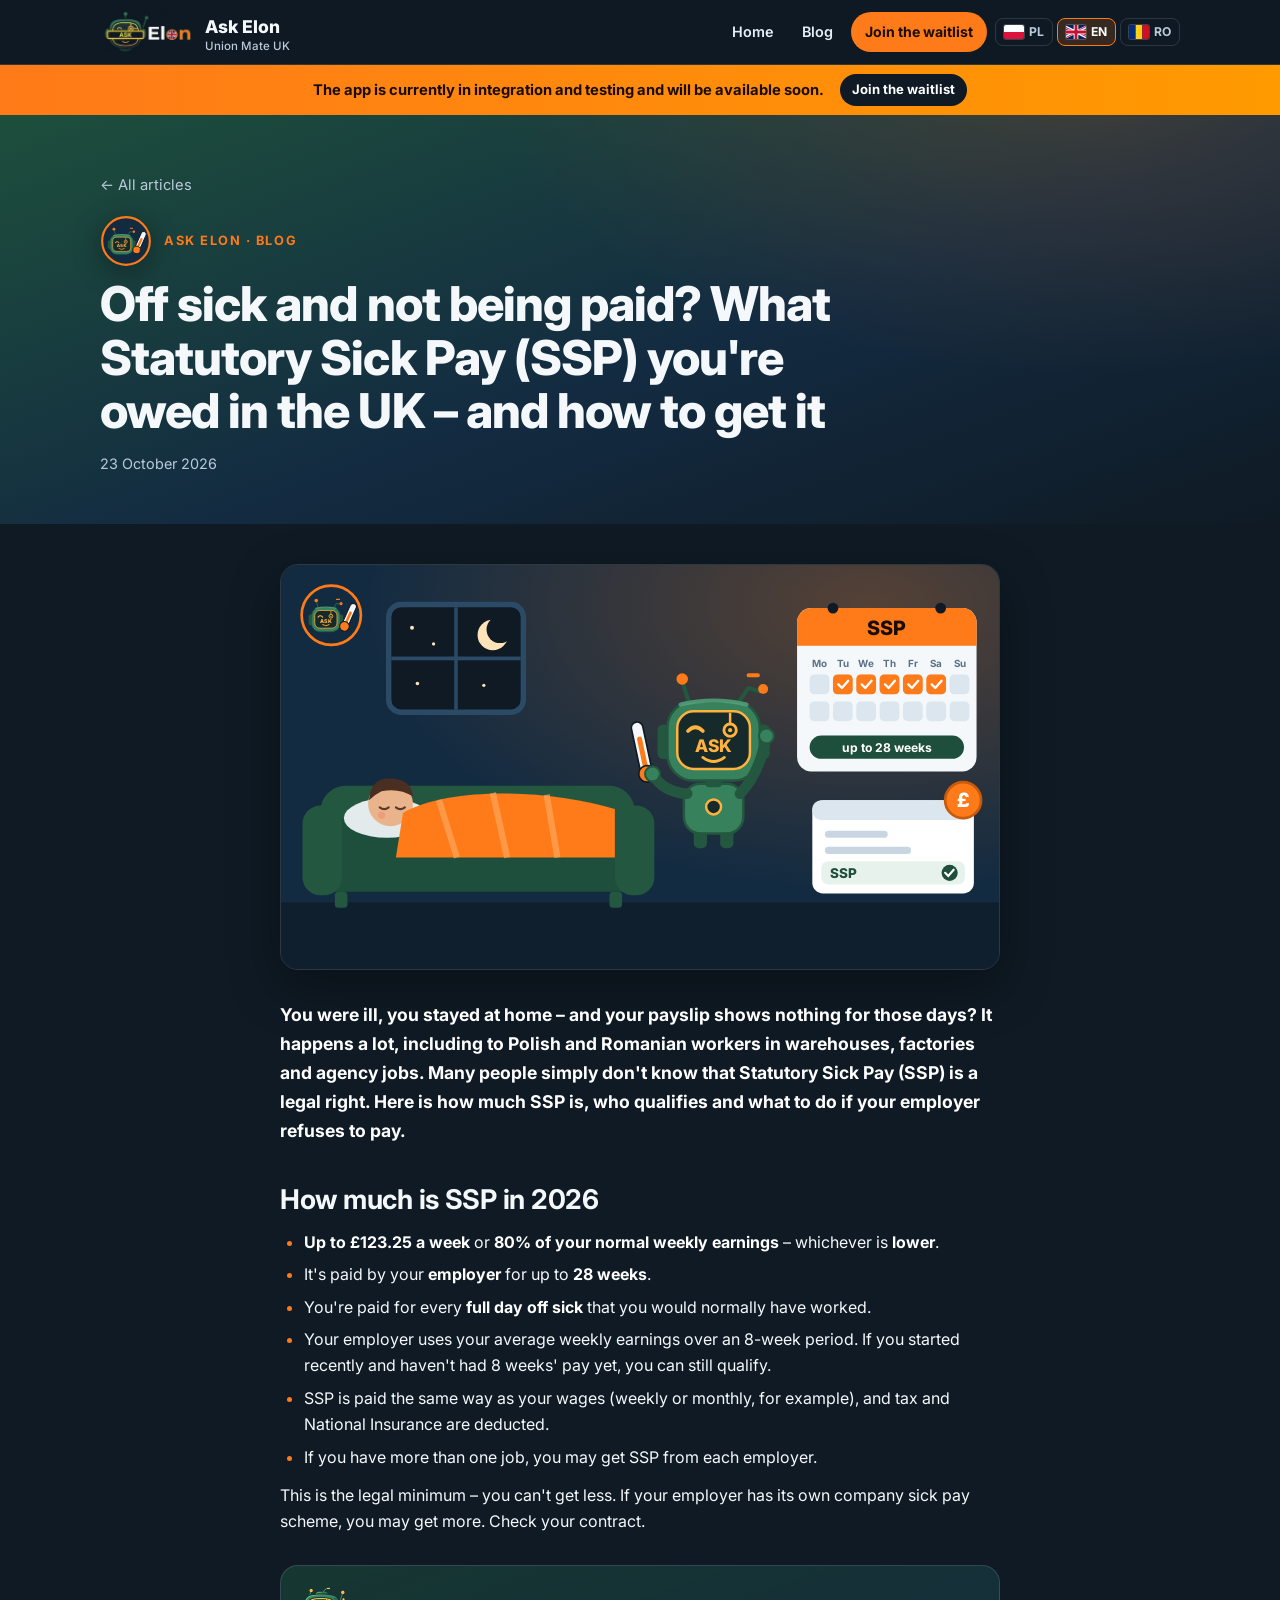
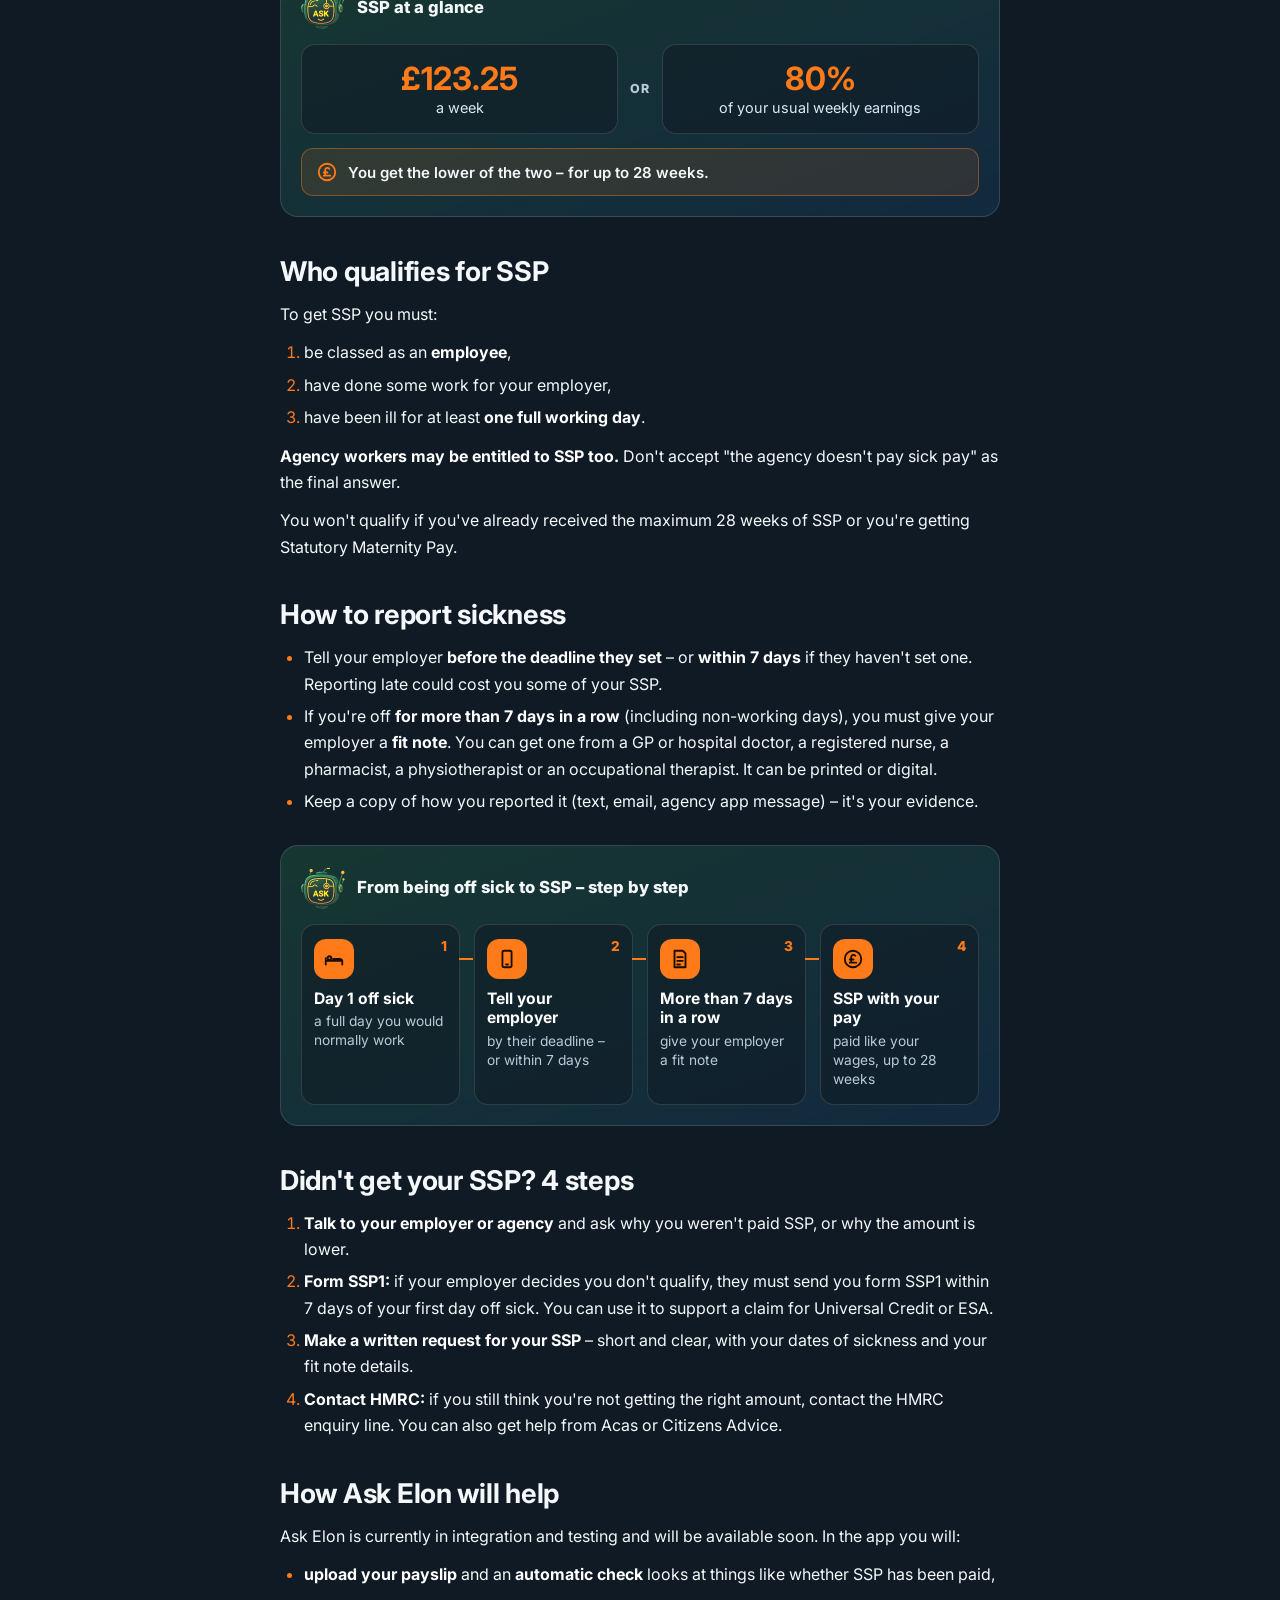
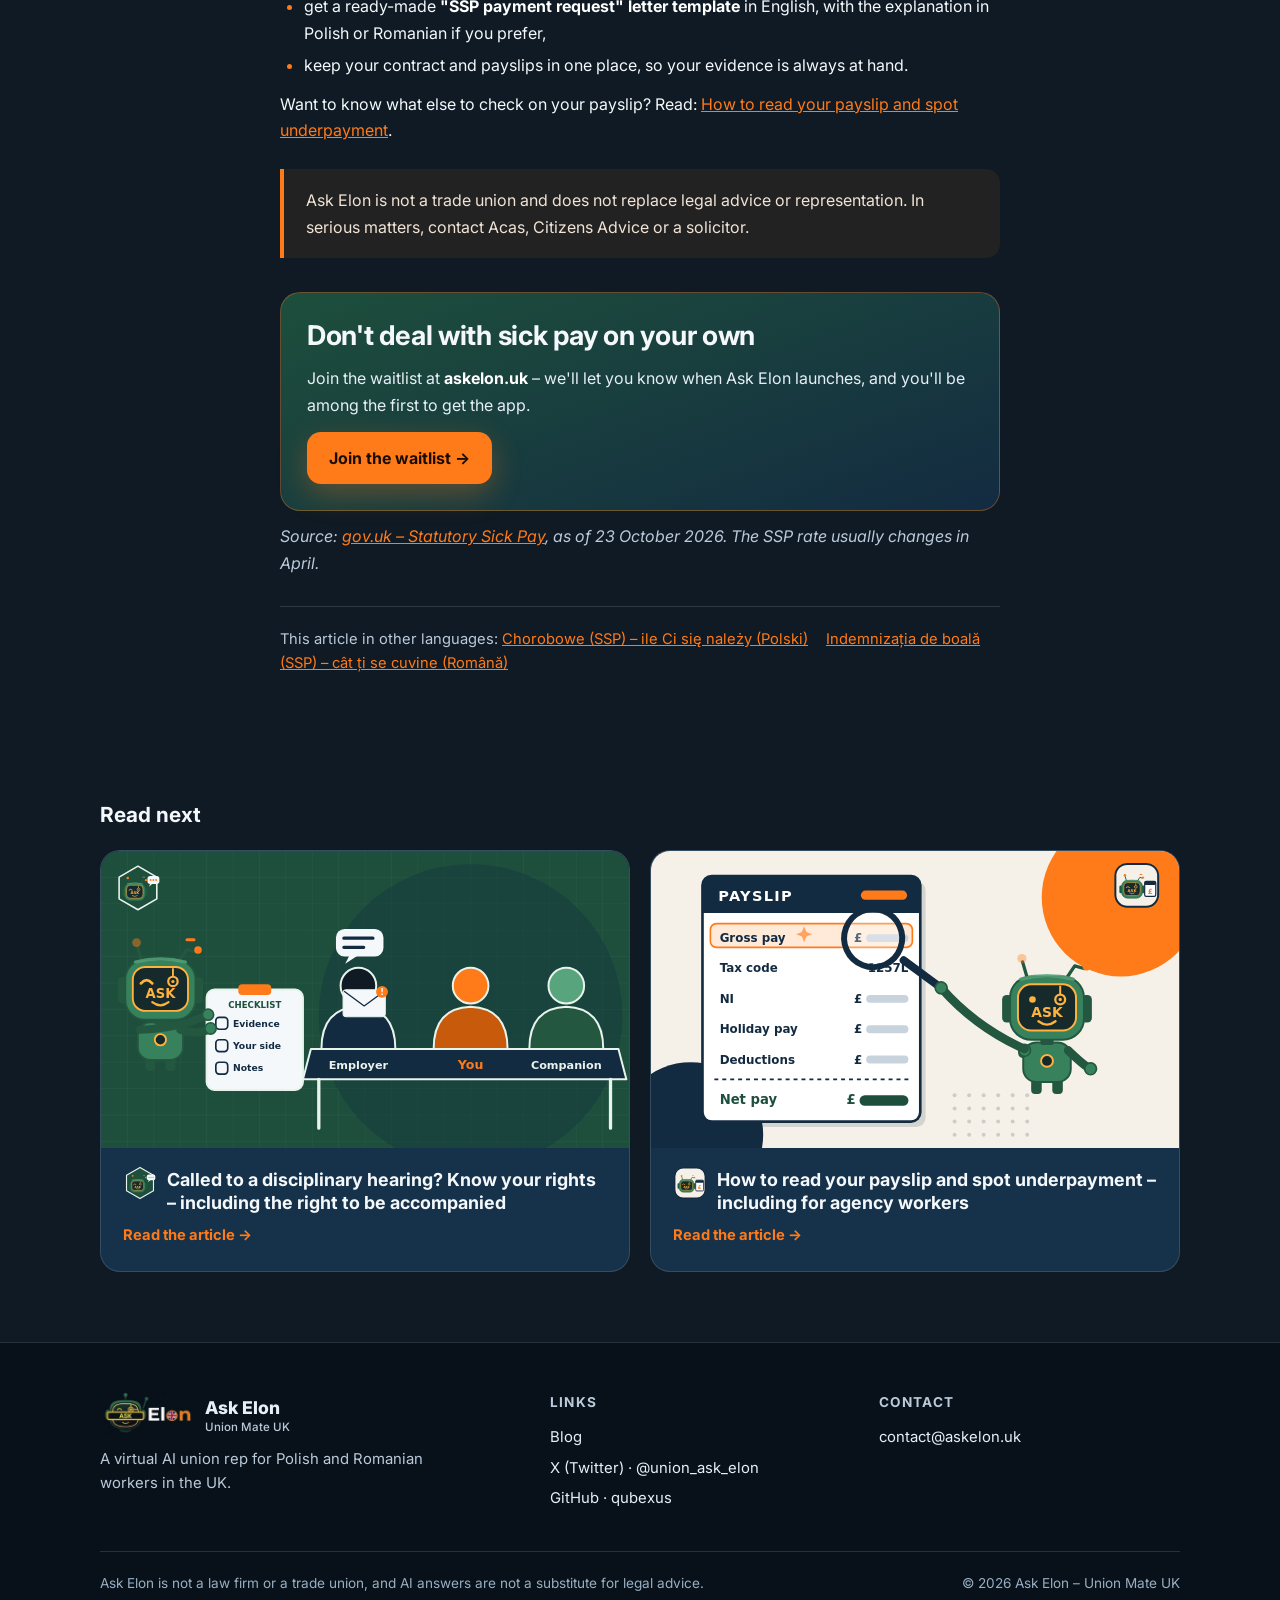
<file: blog/en/ssp.html>
<!DOCTYPE html>
<html lang="en">
<head>
<meta charset="utf-8">
<meta name="viewport" content="width=device-width, initial-scale=1">
<title>Off sick and not being paid? What Statutory Sick Pay (SSP) you&#x27;re owed in the UK – and how to get it | Ask Elon</title>
<meta name="description" content="Statutory Sick Pay in 2026: up to £123.25 a week or 80% of your earnings, for up to 28 weeks. Who qualifies, how to report sickness and what to do if your employer won&#x27;t pay.">
<link rel="canonical" href="https://askelon.uk/blog/en/ssp.html">
<link rel="alternate" hreflang="pl" href="https://askelon.uk/blog/pl/ssp.html"><link rel="alternate" hreflang="en" href="https://askelon.uk/blog/en/ssp.html"><link rel="alternate" hreflang="ro" href="https://askelon.uk/blog/ro/ssp.html"><link rel="alternate" hreflang="x-default" href="https://askelon.uk/blog/en/ssp.html">
<meta property="og:type" content="article">
<meta property="og:site_name" content="Ask Elon – Union Mate UK">
<meta property="og:locale" content="en_GB">
<meta property="og:title" content="Off sick and not being paid? What Statutory Sick Pay (SSP) you&#x27;re owed in the UK – and how to get it | Ask Elon">
<meta property="og:description" content="Statutory Sick Pay in 2026: up to £123.25 a week or 80% of your earnings, for up to 28 weeks. Who qualifies, how to report sickness and what to do if your employer won&#x27;t pay.">
<meta property="og:url" content="https://askelon.uk/blog/en/ssp.html">
<meta property="og:image" content="https://askelon.uk/blog/img/ssp-en.jpg">
<meta property="og:image:width" content="1600"><meta property="og:image:height" content="900">
<meta name="twitter:card" content="summary_large_image">
<meta name="twitter:site" content="@union_ask_elon">
<meta name="twitter:title" content="Off sick and not being paid? What Statutory Sick Pay (SSP) you&#x27;re owed in the UK – and how to get it | Ask Elon">
<meta name="twitter:description" content="Statutory Sick Pay in 2026: up to £123.25 a week or 80% of your earnings, for up to 28 weeks. Who qualifies, how to report sickness and what to do if your employer won&#x27;t pay.">
<meta name="twitter:image" content="https://askelon.uk/blog/img/ssp-en.jpg">
<link rel="icon" type="image/png" href="/favicon.png">
<link rel="preconnect" href="https://fonts.googleapis.com"><link rel="preconnect" href="https://fonts.gstatic.com" crossorigin>
<link href="https://fonts.googleapis.com/css2?family=Inter:wght@400;500;600;700;800&display=swap" rel="stylesheet">
<link rel="stylesheet" href="/blog/blog.css">
<script>document.documentElement.classList.add('js');setTimeout(function(){if(!window.__rv)document.documentElement.classList.remove('js')},3000)</script>
<script src="/blog/blog.js" defer></script>
<script type="application/ld+json">{"@context": "https://schema.org", "@type": "Article", "headline": "Off sick and not being paid? What Statutory Sick Pay (SSP) you're owed in the UK – and how to get it", "description": "Statutory Sick Pay in 2026: up to £123.25 a week or 80% of your earnings, for up to 28 weeks. Who qualifies, how to report sickness and what to do if your employer won't pay.", "inLanguage": "en", "datePublished": "2026-10-23T18:00:00+01:00", "image": "https://askelon.uk/blog/img/ssp-en.jpg", "url": "https://askelon.uk/blog/en/ssp.html", "publisher": {"@type": "Organization", "name": "Ask Elon – Union Mate UK", "url": "https://askelon.uk"}}</script>
<meta property="article:published_time" content="2026-10-23T18:00:00+01:00">
</head>
<body>
<svg width="0" height="0" style="position:absolute" aria-hidden="true" focusable="false">
 <symbol id="f-pl" viewBox="0 0 30 20" preserveAspectRatio="none"><rect width="30" height="10" fill="#fff"/><rect y="10" width="30" height="10" fill="#DC143C"/></symbol>
 <symbol id="f-ro" viewBox="0 0 30 20" preserveAspectRatio="none"><rect width="10" height="20" fill="#002B7F"/><rect x="10" width="10" height="20" fill="#FCD116"/><rect x="20" width="10" height="20" fill="#CE1126"/></symbol>
 <symbol id="f-gb" viewBox="0 0 60 30" preserveAspectRatio="xMidYMid slice"><clipPath id="gb-s"><path d="M0,0v30h60V0z"/></clipPath><clipPath id="gb-t"><path d="M30,15h30v15zv15H0zH0V0zV0h30z"/></clipPath><g clip-path="url(#gb-s)"><path d="M0,0v30h60V0z" fill="#012169"/><path d="M0,0 60,30M60,0 0,30" stroke="#fff" stroke-width="6"/><path d="M0,0 60,30M60,0 0,30" clip-path="url(#gb-t)" stroke="#C8102E" stroke-width="4"/><path d="M30,0v30M0,15h60" stroke="#fff" stroke-width="10"/><path d="M30,0v30M0,15h60" stroke="#C8102E" stroke-width="6"/></g></symbol>
</svg>

<div class="progress" aria-hidden="true"><span></span></div>
<nav><div class="wrap">
<a class="brand" href="/"><img class="brand-logo" src="/logo.webp" width="400" height="185" alt="Ask Elon logo"><span>Ask Elon<small>Union Mate UK</small></span></a>
<div class="nav-links"><a class="nl hm" href="/">Home</a><a class="nl" href="/blog/en/">Blog</a><a class="nav-cta" href="/#lista">Join the waitlist</a>
<div class="lang-sw" role="group" aria-label="Choose language"><a href="/blog/pl/ssp.html" hreflang="pl" lang="pl"><svg class="flag" aria-hidden="true" focusable="false"><use href="#f-pl"/></svg>PL</a><a href="/blog/en/ssp.html" hreflang="en" lang="en" aria-current="true"><svg class="flag" aria-hidden="true" focusable="false"><use href="#f-gb"/></svg>EN</a><a href="/blog/ro/ssp.html" hreflang="ro" lang="ro"><svg class="flag" aria-hidden="true" focusable="false"><use href="#f-ro"/></svg>RO</a></div></div>
</div></nav>
<div class="build" role="status"><div class="wrap"><span>The app is currently in integration and testing and will be available soon.</span><a href="/#lista">Join the waitlist</a></div></div><header class="hero"><div class="wrap"><a class="back" href="/blog/en/">← All articles</a><div class="eyebrow"><img class="bdg" src="/blog/img/badge-ssp.svg" width="52" height="52" alt="Topic badge: Statutory Sick Pay">Ask Elon · Blog</div><h1>Off sick and not being paid? What Statutory Sick Pay (SSP) you&#x27;re owed in the UK – and how to get it</h1><p class="meta"><time datetime="2026-10-23">23 October 2026</time></p></div></header>
<main><article>
<figure class="hero-ill rv"><svg xmlns="http://www.w3.org/2000/svg" class="hero-svg" viewBox="0 0 800 450" role="img" aria-labelledby="hero-ssp-en-t"><title id="hero-ssp-en-t">Illustration: a sick worker resting at home while the Ask Elon robot holds a thermometer and points to a calendar of sick days and a payslip showing SSP paid</title><style>.ssp-z{animation:ssp-z 4s ease-in-out infinite;opacity:0}.ssp-z2{animation-delay:1.3s}.ssp-z3{animation-delay:2.6s}@keyframes ssp-z{0%{opacity:0;transform:translate(0,0)}25%{opacity:1}100%{opacity:0;transform:translate(18px,-46px)}}.ssp-star{animation:ssp-tw 3s ease-in-out infinite}.ssp-star:nth-child(2n){animation-delay:1.5s}@keyframes ssp-tw{50%{opacity:.25}}.ssp-merc{transform-box:fill-box;transform-origin:50% 100%;animation:ssp-m 3s ease-in-out infinite}@keyframes ssp-m{0%,100%{transform:scaleY(.55)}50%{transform:scaleY(1)}}.ssp-coin{animation:ssp-coin 2.4s ease-in-out infinite}@keyframes ssp-coin{0%,100%{transform:translateY(0)}50%{transform:translateY(-9px)}}.ssp-rarm{transform-box:view-box;transform-origin:32px 64px;animation:ssp-pt 3s ease-in-out infinite}@keyframes ssp-pt{0%,100%{transform:rotate(0)}50%{transform:rotate(-7deg)}}.ssp-ant{animation:ssp-tw 1.6s ease-in-out infinite}.ssp-blanket{transform-box:fill-box;transform-origin:50% 100%;animation:ssp-br 4s ease-in-out infinite}@keyframes ssp-br{50%{transform:scaleY(1.04)}}@keyframes ssp-c0{0%,6%{opacity:0;transform:scale(.4)}12%,86%{opacity:1;transform:scale(1)}94%,100%{opacity:0;transform:scale(1)}}@keyframes ssp-c1{0%,18%{opacity:0;transform:scale(.4)}24%,86%{opacity:1;transform:scale(1)}94%,100%{opacity:0;transform:scale(1)}}@keyframes ssp-c2{0%,30%{opacity:0;transform:scale(.4)}36%,86%{opacity:1;transform:scale(1)}94%,100%{opacity:0;transform:scale(1)}}@keyframes ssp-c3{0%,42%{opacity:0;transform:scale(.4)}48%,86%{opacity:1;transform:scale(1)}94%,100%{opacity:0;transform:scale(1)}}@keyframes ssp-c4{0%,54%{opacity:0;transform:scale(.4)}60%,86%{opacity:1;transform:scale(1)}94%,100%{opacity:0;transform:scale(1)}}@media (prefers-reduced-motion:reduce){*{animation:none!important}}</style><defs><radialGradient id="ssp-glow-en" cx=".82" cy=".1" r=".7"><stop offset="0" stop-color="#FF7A18" stop-opacity=".28"/><stop offset="1" stop-color="#FF7A18" stop-opacity="0"/></radialGradient></defs><rect width="800" height="450" fill="#132B41"/><rect width="800" height="450" fill="url(#ssp-glow-en)"/><rect y="376" width="800" height="74" fill="#0F1A24" opacity=".65"/>
<g><rect x="120" y="44" width="150" height="120" rx="14" fill="#0F1A24" stroke="#2A4A66" stroke-width="6"/><path d="M195,47 V161 M123,104 H267" stroke="#2A4A66" stroke-width="4"/>
<circle cx="236" cy="78" r="17" fill="#FFE3B8"/><circle cx="244" cy="72" r="15" fill="#0F1A24"/>
<g fill="#FFE3B8"><circle class="ssp-star" cx="146" cy="70" r="2.2"/><circle class="ssp-star" cx="170" cy="88" r="1.8"/><circle class="ssp-star" cx="152" cy="132" r="2"/><circle class="ssp-star" cx="226" cy="134" r="1.8"/></g></g>
<rect x="44" y="246" width="350" height="74" rx="28" fill="#24573F"/>
<rect x="30" y="282" width="378" height="82" rx="26" fill="#1D4F3C"/><rect x="24" y="268" width="44" height="100" rx="20" fill="#24573F"/><rect x="372" y="268" width="44" height="100" rx="20" fill="#24573F"/>
<rect x="60" y="364" width="14" height="18" rx="4" fill="#24573F"/><rect x="366" y="364" width="14" height="18" rx="4" fill="#24573F"/>
<ellipse cx="118" cy="282" rx="48" ry="22" fill="#F4F8FB" opacity=".92"/>
<g><circle cx="122" cy="266" r="25" fill="#E9B48C"/><path d="M98,262 Q100,236 124,238 Q146,240 147,258 Q132,248 112,252 Q104,256 98,262z" fill="#4A2E22"/>
<path d="M110,270 q5,4 10,0 M128,270 q5,4 10,0" stroke="#5A3A2A" stroke-width="2.4" fill="none" stroke-linecap="round"/><circle cx="112" cy="279" r="4" fill="#F28B6B" opacity=".55"/><circle cx="140" cy="279" r="4" fill="#F28B6B" opacity=".55"/></g>
<path class="ssp-blanket" d="M136,276 C190,246 300,250 372,272 L372,326 L128,326 Z" fill="#FF7A18"/>
<path d="M176,262 L196,326 M236,254 L252,326 M296,256 L308,326" stroke="#FFA65C" stroke-width="7" opacity=".7"/>
<g fill="#E8F1F8" font-family="Inter,system-ui,-apple-system,Segoe UI,Arial,sans-serif" font-weight="800"><text class="ssp-z" x="158" y="232" font-size="20">z</text><text class="ssp-z ssp-z2" x="164" y="228" font-size="24">z</text><text class="ssp-z ssp-z3" x="170" y="224" font-size="28">Z</text></g>
<g transform="translate(482,196) scale(.92)"><g class="ssp-robot">
<rect x="-24" y="104" width="16" height="26" rx="6" fill="#24573F"/><rect x="8" y="104" width="16" height="26" rx="6" fill="#24573F"/>
<rect x="-36" y="52" width="72" height="60" rx="20" fill="#37815C" stroke="#24573F" stroke-width="3"/>
<circle class="ssp-core" cx="0" cy="80" r="9" fill="#16292B" stroke="#FFB23E" stroke-width="3"/>
<rect x="-10" y="44" width="20" height="12" rx="4" fill="#24573F"/>
<g class="ssp-head">
<path d="M-30,-46 L-37,-70" stroke="#24573F" stroke-width="5" stroke-linecap="round"/><circle class="ssp-ant" cx="-38" cy="-75" r="7" fill="#FF7A18"/>
<path d="M30,-46 L42,-64 L56,-60" stroke="#24573F" stroke-width="5" fill="none" stroke-linecap="round" stroke-linejoin="round"/><circle cx="60" cy="-63" r="6" fill="#FF7A18"/><rect x="40" y="-82" width="16" height="5" rx="2.5" fill="#FF7A18"/>
<rect x="-68" y="-20" width="16" height="42" rx="7" fill="#24573F"/><rect x="52" y="-20" width="16" height="42" rx="7" fill="#24573F"/>
<rect x="-56" y="-48" width="112" height="96" rx="32" fill="#37815C" stroke="#24573F" stroke-width="3"/>
<path d="M-40,-44 Q0,-54 40,-44" stroke="#58A57D" stroke-width="5" fill="none" stroke-linecap="round" opacity=".8"/>
<rect x="-44" y="-36" width="88" height="70" rx="20" fill="#16292B" stroke="#FFB23E" stroke-width="3"/>
<path d="M-31,-12 q9,-9 18,0" stroke="#FFB23E" stroke-width="4.5" fill="none" stroke-linecap="round"/><circle cx="20" cy="-13" r="7.5" stroke="#FFB23E" stroke-width="3.5" fill="none"/><circle cx="20" cy="-13" r="2.5" fill="#FFB23E"/><path d="M20,-21 V-34" stroke="#FFB23E" stroke-width="3"/>
<text x="0" y="13" text-anchor="middle" font-family="Inter,system-ui,-apple-system,Segoe UI,Arial,sans-serif" font-size="21" font-weight="800" fill="#FFB23E">ASK</text>
<path d="M-13,20 q13,10 26,0" stroke="#FFB23E" stroke-width="3.5" fill="none" stroke-linecap="round"/>
</g>
<g class=""><path d="M-32,64 Q-61.0,62.0 -74,40" stroke="#24573F" stroke-width="13" fill="none" stroke-linecap="round"/><g transform="translate(-82,34) rotate(-12)"><rect x="-7" y="-58" width="14" height="62" rx="7" fill="#F4F8FB" stroke="#0F1A24" stroke-width="2"/><rect class="ssp-merc" x="-3" y="-40" width="6" height="40" rx="3" fill="#FF7A18"/><circle cx="0" cy="6" r="10" fill="#FF7A18" stroke="#0F1A24" stroke-width="2"/></g><circle cx="-74" cy="40" r="9" fill="#37815C" stroke="#24573F" stroke-width="2.5"/></g><g class="ssp-rarm"><path d="M32,64 Q56.0,39.0 64,-6" stroke="#24573F" stroke-width="13" fill="none" stroke-linecap="round"/><circle cx="64" cy="-6" r="9" fill="#37815C" stroke="#24573F" stroke-width="2.5"/></g>
</g></g>
<g><rect x="575" y="48" width="200" height="182" rx="16" fill="#F4F8FB"/><path d="M575,90 V64 a16,16 0 0 1 16,-16 h168 a16,16 0 0 1 16,16 V90z" fill="#FF7A18"/>
<circle cx="615" cy="48" r="6" fill="#0F1A24"/><circle cx="735" cy="48" r="6" fill="#0F1A24"/>
<text x="675" y="78" text-anchor="middle" font-family="Inter,system-ui,-apple-system,Segoe UI,Arial,sans-serif" font-size="22" font-weight="800" fill="#1a0d00">SSP</text><text x="600" y="114" text-anchor="middle" font-family="Inter,system-ui,-apple-system,Segoe UI,Arial,sans-serif" font-size="11" font-weight="700" fill="#5B7186">Mo</text><text x="626" y="114" text-anchor="middle" font-family="Inter,system-ui,-apple-system,Segoe UI,Arial,sans-serif" font-size="11" font-weight="700" fill="#5B7186">Tu</text><text x="652" y="114" text-anchor="middle" font-family="Inter,system-ui,-apple-system,Segoe UI,Arial,sans-serif" font-size="11" font-weight="700" fill="#5B7186">We</text><text x="678" y="114" text-anchor="middle" font-family="Inter,system-ui,-apple-system,Segoe UI,Arial,sans-serif" font-size="11" font-weight="700" fill="#5B7186">Th</text><text x="704" y="114" text-anchor="middle" font-family="Inter,system-ui,-apple-system,Segoe UI,Arial,sans-serif" font-size="11" font-weight="700" fill="#5B7186">Fr</text><text x="730" y="114" text-anchor="middle" font-family="Inter,system-ui,-apple-system,Segoe UI,Arial,sans-serif" font-size="11" font-weight="700" fill="#5B7186">Sa</text><text x="756" y="114" text-anchor="middle" font-family="Inter,system-ui,-apple-system,Segoe UI,Arial,sans-serif" font-size="11" font-weight="700" fill="#5B7186">Su</text><rect x="589" y="122" width="22" height="22" rx="5" fill="#DCE6EE"/><rect x="615" y="122" width="22" height="22" rx="5" fill="#DCE6EE"/><g style="transform-box:fill-box;transform-origin:center;animation:ssp-c0 7s ease-out infinite"><rect x="615" y="122" width="22" height="22" rx="5" fill="#FF7A18"/><path d="M621,133 l4,4 l7,-8" stroke="#fff" stroke-width="2.6" fill="none" stroke-linecap="round" stroke-linejoin="round"/></g><rect x="641" y="122" width="22" height="22" rx="5" fill="#DCE6EE"/><g style="transform-box:fill-box;transform-origin:center;animation:ssp-c1 7s ease-out infinite"><rect x="641" y="122" width="22" height="22" rx="5" fill="#FF7A18"/><path d="M647,133 l4,4 l7,-8" stroke="#fff" stroke-width="2.6" fill="none" stroke-linecap="round" stroke-linejoin="round"/></g><rect x="667" y="122" width="22" height="22" rx="5" fill="#DCE6EE"/><g style="transform-box:fill-box;transform-origin:center;animation:ssp-c2 7s ease-out infinite"><rect x="667" y="122" width="22" height="22" rx="5" fill="#FF7A18"/><path d="M673,133 l4,4 l7,-8" stroke="#fff" stroke-width="2.6" fill="none" stroke-linecap="round" stroke-linejoin="round"/></g><rect x="693" y="122" width="22" height="22" rx="5" fill="#DCE6EE"/><g style="transform-box:fill-box;transform-origin:center;animation:ssp-c3 7s ease-out infinite"><rect x="693" y="122" width="22" height="22" rx="5" fill="#FF7A18"/><path d="M699,133 l4,4 l7,-8" stroke="#fff" stroke-width="2.6" fill="none" stroke-linecap="round" stroke-linejoin="round"/></g><rect x="719" y="122" width="22" height="22" rx="5" fill="#DCE6EE"/><g style="transform-box:fill-box;transform-origin:center;animation:ssp-c4 7s ease-out infinite"><rect x="719" y="122" width="22" height="22" rx="5" fill="#FF7A18"/><path d="M725,133 l4,4 l7,-8" stroke="#fff" stroke-width="2.6" fill="none" stroke-linecap="round" stroke-linejoin="round"/></g><rect x="745" y="122" width="22" height="22" rx="5" fill="#DCE6EE"/><rect x="589" y="152" width="22" height="22" rx="5" fill="#DCE6EE"/><rect x="615" y="152" width="22" height="22" rx="5" fill="#DCE6EE"/><rect x="641" y="152" width="22" height="22" rx="5" fill="#DCE6EE"/><rect x="667" y="152" width="22" height="22" rx="5" fill="#DCE6EE"/><rect x="693" y="152" width="22" height="22" rx="5" fill="#DCE6EE"/><rect x="719" y="152" width="22" height="22" rx="5" fill="#DCE6EE"/><rect x="745" y="152" width="22" height="22" rx="5" fill="#DCE6EE"/>
<rect x="589" y="190" width="172" height="26" rx="13" fill="#1D4F3C"/><text x="675" y="208" text-anchor="middle" font-family="Inter,system-ui,-apple-system,Segoe UI,Arial,sans-serif" font-size="13.5" font-weight="700" fill="#fff">up to 28 weeks</text></g>
<g><rect x="592" y="262" width="180" height="104" rx="12" fill="#fff"/><rect x="592" y="262" width="180" height="22" rx="10" fill="#DCE6EE"/>
<rect x="606" y="296" width="70" height="8" rx="4" fill="#C9D6E2"/><rect x="606" y="314" width="96" height="8" rx="4" fill="#C9D6E2"/>
<rect x="602" y="330" width="160" height="26" rx="8" fill="#E6F2EB"/><text x="612" y="349" font-family="Inter,system-ui,-apple-system,Segoe UI,Arial,sans-serif" font-size="15" font-weight="800" fill="#1D4F3C">SSP</text>
<circle cx="745" cy="343" r="9" fill="#1D4F3C"/><path d="M740,343 l3.5,3.5 l6,-7" stroke="#fff" stroke-width="2.4" fill="none" stroke-linecap="round"/></g>
<g class="ssp-coin"><circle cx="760" cy="262" r="20" fill="#FF7A18" stroke="#C85A0C" stroke-width="3"/><text x="760" y="270" text-anchor="middle" font-family="Inter,system-ui,-apple-system,Segoe UI,Arial,sans-serif" font-size="22" font-weight="800" fill="#fff">£</text></g>
<g transform="translate(20,20) scale(.6)"><circle cx="60" cy="60" r="55" fill="#132B41" stroke="#FF7A18" stroke-width="5"/><g transform="translate(50,68) scale(.47)"><g class="head">
<path d="M-30,-46 L-37,-70" stroke="#24573F" stroke-width="5" stroke-linecap="round"/><circle class="ant" cx="-38" cy="-75" r="7" fill="#FF7A18"/>
<path d="M30,-46 L42,-64 L56,-60" stroke="#24573F" stroke-width="5" fill="none" stroke-linecap="round" stroke-linejoin="round"/><circle cx="60" cy="-63" r="6" fill="#FF7A18"/><rect x="40" y="-82" width="16" height="5" rx="2.5" fill="#FF7A18"/>
<rect x="-68" y="-20" width="16" height="42" rx="7" fill="#24573F"/><rect x="52" y="-20" width="16" height="42" rx="7" fill="#24573F"/>
<rect x="-56" y="-48" width="112" height="96" rx="32" fill="#37815C" stroke="#24573F" stroke-width="3"/>
<path d="M-40,-44 Q0,-54 40,-44" stroke="#58A57D" stroke-width="5" fill="none" stroke-linecap="round" opacity=".8"/>
<rect x="-44" y="-36" width="88" height="70" rx="20" fill="#16292B" stroke="#FFB23E" stroke-width="3"/>
<path d="M-31,-10 q9,-10 18,0" stroke="#FFB23E" stroke-width="4.5" fill="none" stroke-linecap="round"/><circle cx="20" cy="-13" r="7.5" stroke="#FFB23E" stroke-width="3.5" fill="none"/><circle cx="20" cy="-13" r="2.5" fill="#FFB23E"/><path d="M20,-21 V-34" stroke="#FFB23E" stroke-width="3"/>
<text x="0" y="13" text-anchor="middle" font-family="Inter,system-ui,-apple-system,Segoe UI,Arial,sans-serif" font-size="21" font-weight="800" fill="#FFB23E">ASK</text>
<path d="M-13,20 q13,10 26,0" stroke="#FFB23E" stroke-width="3.5" fill="none" stroke-linecap="round"/>
</g></g><g transform="translate(91,66) rotate(24)"><rect x="-6" y="-30" width="12" height="44" rx="6" fill="#F4F8FB" stroke="#0F1A24" stroke-width="2"/><rect x="-2.5" y="-14" width="5" height="22" rx="2.5" fill="#FF7A18"/><circle cx="0" cy="16" r="9" fill="#FF7A18" stroke="#0F1A24" stroke-width="2"/></g></g></svg></figure>
<p class="lead"><strong>You were ill, you stayed at home – and your payslip shows nothing for those days? It happens a lot, including to Polish and Romanian workers in warehouses, factories and agency jobs. Many people simply don't know that Statutory Sick Pay (SSP) is a legal right. Here is how much SSP is, who qualifies and what to do if your employer refuses to pay.</strong></p>
<h2 class="rv">How much is SSP in 2026</h2>
<ul>
<li><strong>Up to £123.25 a week</strong> or <strong>80% of your normal weekly earnings</strong> – whichever is <strong>lower</strong>.</li>
<li>It's paid by your <strong>employer</strong> for up to <strong>28 weeks</strong>.</li>
<li>You're paid for every <strong>full day off sick</strong> that you would normally have worked.</li>
<li>Your employer uses your average weekly earnings over an 8-week period. If you started recently and haven't had 8 weeks' pay yet, you can still qualify.</li>
<li>SSP is paid the same way as your wages (weekly or monthly, for example), and tax and National Insurance are deducted.</li>
<li>If you have more than one job, you may get SSP from each employer.</li>
</ul>
<p>This is the legal minimum – you can't get less. If your employer has its own company sick pay scheme, you may get more. Check your contract.</p>
<figure class="ill ill-cmp rv" aria-label="SSP at a glance"><figcaption><img class="ill-bot" src="/blog/img/robot-guide.png" width="44" height="44" alt="" loading="lazy" decoding="async"><span>SSP at a glance</span></figcaption><div class="cmp"><div class="cmp-b" style="--d:0"><b>£123.25</b><span>a week</span></div><div class="cmp-or">or</div><div class="cmp-b" style="--d:1"><b>80%</b><span>of your usual weekly earnings</span></div></div><p class="cmp-res"><svg class="i" viewBox="0 0 24 24" aria-hidden="true" focusable="false" fill="none" stroke="currentColor" stroke-width="2" stroke-linecap="round" stroke-linejoin="round"><circle cx="12" cy="12" r="9"/><path d="M14.5 8.5a2.5 2.5 0 0 0-4.5 1.5v5M8.5 12.5h4M8.5 16h7"/></svg><span>You get the lower of the two – for up to 28 weeks.</span></p></figure>
<h2 class="rv">Who qualifies for SSP</h2>
<p>To get SSP you must:</p>
<ol>
<li>be classed as an <strong>employee</strong>,</li>
<li>have done some work for your employer,</li>
<li>have been ill for at least <strong>one full working day</strong>.</li>
</ol>
<p><strong>Agency workers may be entitled to SSP too.</strong> Don't accept "the agency doesn't pay sick pay" as the final answer.</p>
<p>You won't qualify if you've already received the maximum 28 weeks of SSP or you're getting Statutory Maternity Pay.</p>
<h2 class="rv">How to report sickness</h2>
<ul>
<li>Tell your employer <strong>before the deadline they set</strong> – or <strong>within 7 days</strong> if they haven't set one. Reporting late could cost you some of your SSP.</li>
<li>If you're off <strong>for more than 7 days in a row</strong> (including non-working days), you must give your employer a <strong>fit note</strong>. You can get one from a GP or hospital doctor, a registered nurse, a pharmacist, a physiotherapist or an occupational therapist. It can be printed or digital.</li>
<li>Keep a copy of how you reported it (text, email, agency app message) – it's your evidence.</li>
</ul>
<figure class="ill ill-tl tl-ssp rv" aria-label="From being off sick to SSP – step by step"><figcaption><img class="ill-bot" src="/blog/img/robot-guide.png" width="44" height="44" alt="" loading="lazy" decoding="async"><span>From being off sick to SSP – step by step</span></figcaption><ol class="steps"><li style="--d:0"><span class="st-ic"><svg class="i" viewBox="0 0 24 24" aria-hidden="true" focusable="false" fill="none" stroke="currentColor" stroke-width="2" stroke-linecap="round" stroke-linejoin="round"><path d="M3 18v-7M3 14h18v4M21 18v-3a3 3 0 0 0-3-3h-7v2" /><circle cx="7" cy="11" r="2"/></svg></span><span class="st-n">1</span><strong>Day 1 off sick</strong><span class="st-s">a full day you would normally work</span></li><li style="--d:1"><span class="st-ic"><svg class="i" viewBox="0 0 24 24" aria-hidden="true" focusable="false" fill="none" stroke="currentColor" stroke-width="2" stroke-linecap="round" stroke-linejoin="round"><rect x="7" y="3" width="10" height="18" rx="2"/><path d="M11 18h2"/></svg></span><span class="st-n">2</span><strong>Tell your employer</strong><span class="st-s">by their deadline – or within 7 days</span></li><li style="--d:2"><span class="st-ic"><svg class="i" viewBox="0 0 24 24" aria-hidden="true" focusable="false" fill="none" stroke="currentColor" stroke-width="2" stroke-linecap="round" stroke-linejoin="round"><path d="M6 3h9l3 3v15H6z"/><path d="M9 10h6M9 14h6M9 18h3"/></svg></span><span class="st-n">3</span><strong>More than 7 days in a row</strong><span class="st-s">give your employer a fit note</span></li><li style="--d:3"><span class="st-ic"><svg class="i" viewBox="0 0 24 24" aria-hidden="true" focusable="false" fill="none" stroke="currentColor" stroke-width="2" stroke-linecap="round" stroke-linejoin="round"><circle cx="12" cy="12" r="9"/><path d="M14.5 8.5a2.5 2.5 0 0 0-4.5 1.5v5M8.5 12.5h4M8.5 16h7"/></svg></span><span class="st-n">4</span><strong>SSP with your pay</strong><span class="st-s">paid like your wages, up to 28 weeks</span></li></ol></figure>
<h2 class="rv">Didn't get your SSP? 4 steps</h2>
<ol>
<li><strong>Talk to your employer or agency</strong> and ask why you weren't paid SSP, or why the amount is lower.</li>
<li><strong>Form SSP1:</strong> if your employer decides you don't qualify, they must send you form SSP1 within 7 days of your first day off sick. You can use it to support a claim for Universal Credit or ESA.</li>
<li><strong>Make a written request for your SSP</strong> – short and clear, with your dates of sickness and your fit note details.</li>
<li><strong>Contact HMRC:</strong> if you still think you're not getting the right amount, contact the HMRC enquiry line. You can also get help from Acas or Citizens Advice.</li>
</ol>
<h2 class="rv">How Ask Elon will help</h2>
<p>Ask Elon is currently in integration and testing and will be available soon. In the app you will:</p>
<ul>
<li><strong>upload your payslip</strong> and an <strong>automatic check</strong> looks at things like whether SSP has been paid,</li>
<li>get a ready-made <strong>"SSP payment request" letter template</strong> in English, with the explanation in Polish or Romanian if you prefer,</li>
<li>keep your contract and payslips in one place, so your evidence is always at hand.</li>
</ul>
<p>Want to know what else to check on your payslip? Read: <a href="payslip-agency.html">How to read your payslip and spot underpayment</a>.</p>
<blockquote class="rv">
<p>Ask Elon is not a trade union and does not replace legal advice or representation. In serious matters, contact Acas, Citizens Advice or a solicitor.</p>
</blockquote>
<section class="cta-box rv" aria-label="Don&#x27;t deal with sick pay on your own"><h2 style="margin-top:0">Don't deal with sick pay on your own</h2><p>Join the waitlist at <strong>askelon.uk</strong> – we'll let you know when Ask Elon launches, and you'll be among the first to get the app.</p><a class="btn" href="/#lista">Join the waitlist →</a></section><p><em>Source: <a href="https://www.gov.uk/statutory-sick-pay">gov.uk – Statutory Sick Pay</a>, as of 23 October 2026. The SSP rate usually changes in April.</em></p>
<p class="alt">This article in other languages: <a href="/blog/pl/ssp.html" hreflang="pl" lang="pl">Chorobowe (SSP) – ile Ci się należy (Polski)</a> <a href="/blog/ro/ssp.html" hreflang="ro" lang="ro">Indemnizația de boală (SSP) – cât ți se cuvine (Română)</a></p>
</article>
<div class="wrap"><h2 class="lang-h">Read next</h2><div class="list" style="grid-template-columns:repeat(2,1fr)"><a class="post rv" href="/blog/en/disciplinary-hearing.html"><span class="thumb"><img src="/blog/img/hero-disciplinary-hearing-en.svg" width="800" height="450" alt="" loading="lazy" decoding="async"></span><div><h3 class="tt"><img class="bdg" src="/blog/img/badge-disciplinary-hearing.svg" width="34" height="34" alt="">Called to a disciplinary hearing? Know your rights – including the right to be accompanied</h3><span class="go">Read the article →</span></div></a><a class="post rv" href="/blog/en/payslip-agency.html"><span class="thumb"><img src="/blog/img/hero-payslip-agency-en.svg" width="800" height="450" alt="" loading="lazy" decoding="async"></span><div><h3 class="tt"><img class="bdg" src="/blog/img/badge-payslip-agency.svg" width="34" height="34" alt="">How to read your payslip and spot underpayment – including for agency workers</h3><span class="go">Read the article →</span></div></a></div></div>
</main>
<footer id="kontakt"><div class="wrap"><div class="foot">
<div><a class="brand" href="/"><img class="brand-logo" src="/logo.webp" width="400" height="185" alt="Ask Elon logo"><span>Ask Elon<small>Union Mate UK</small></span></a>
<p style="color:var(--muted);margin-top:12px;max-width:340px">A virtual AI union rep for Polish and Romanian workers in the UK.</p></div>
<div><h4>Links</h4><ul>
<li><a href="/blog/en/">Blog</a></li>
<li><a href="https://x.com/union_ask_elon" target="_blank" rel="noopener">X (Twitter) · @union_ask_elon</a></li>
<li><a href="https://github.com/qubexus" target="_blank" rel="noopener">GitHub · qubexus</a></li></ul></div>
<div><h4>Contact</h4><ul><li><a href="mailto:contact@askelon.uk">contact@askelon.uk</a></li></ul></div>
</div><div class="disclaimer"><span>Ask Elon is not a law firm or a trade union, and AI answers are not a substitute for legal advice.</span><span>© 2026 Ask Elon – Union Mate UK</span></div></div></footer>
</body>
</html>
</file>
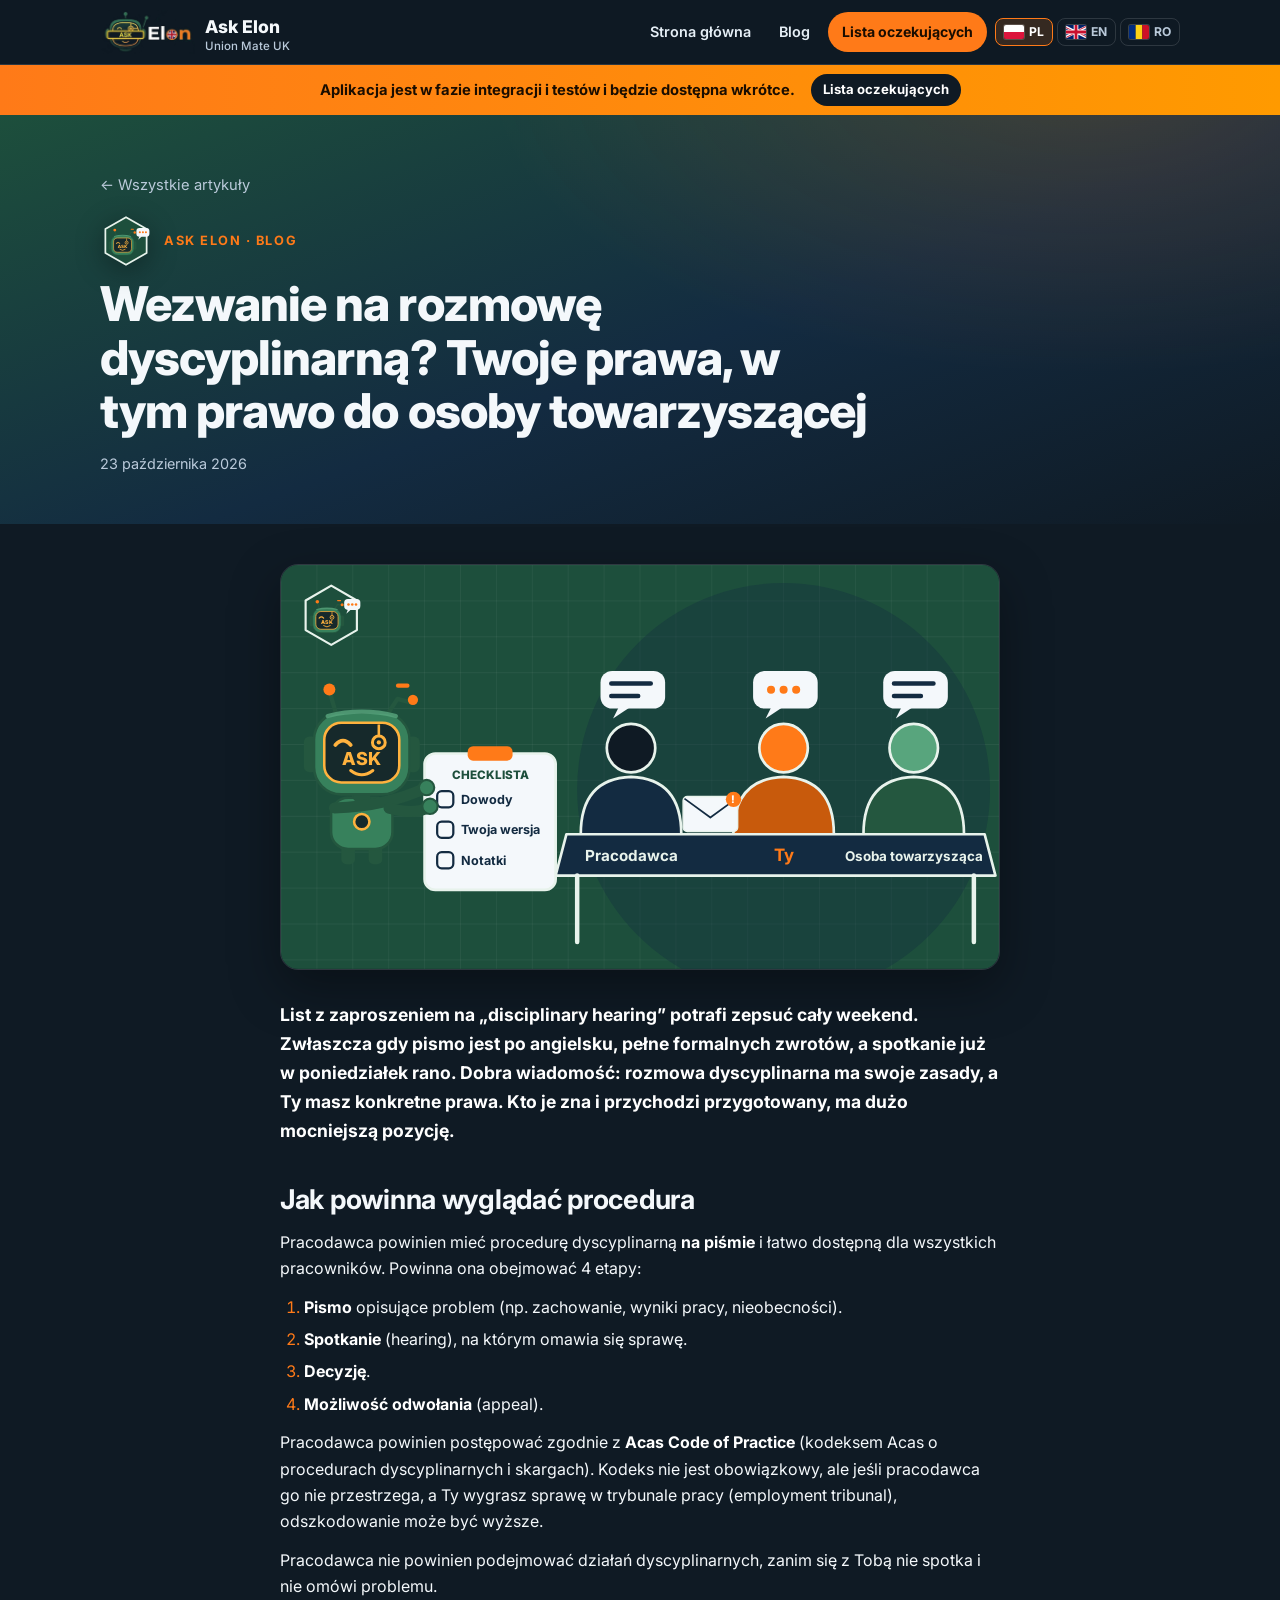
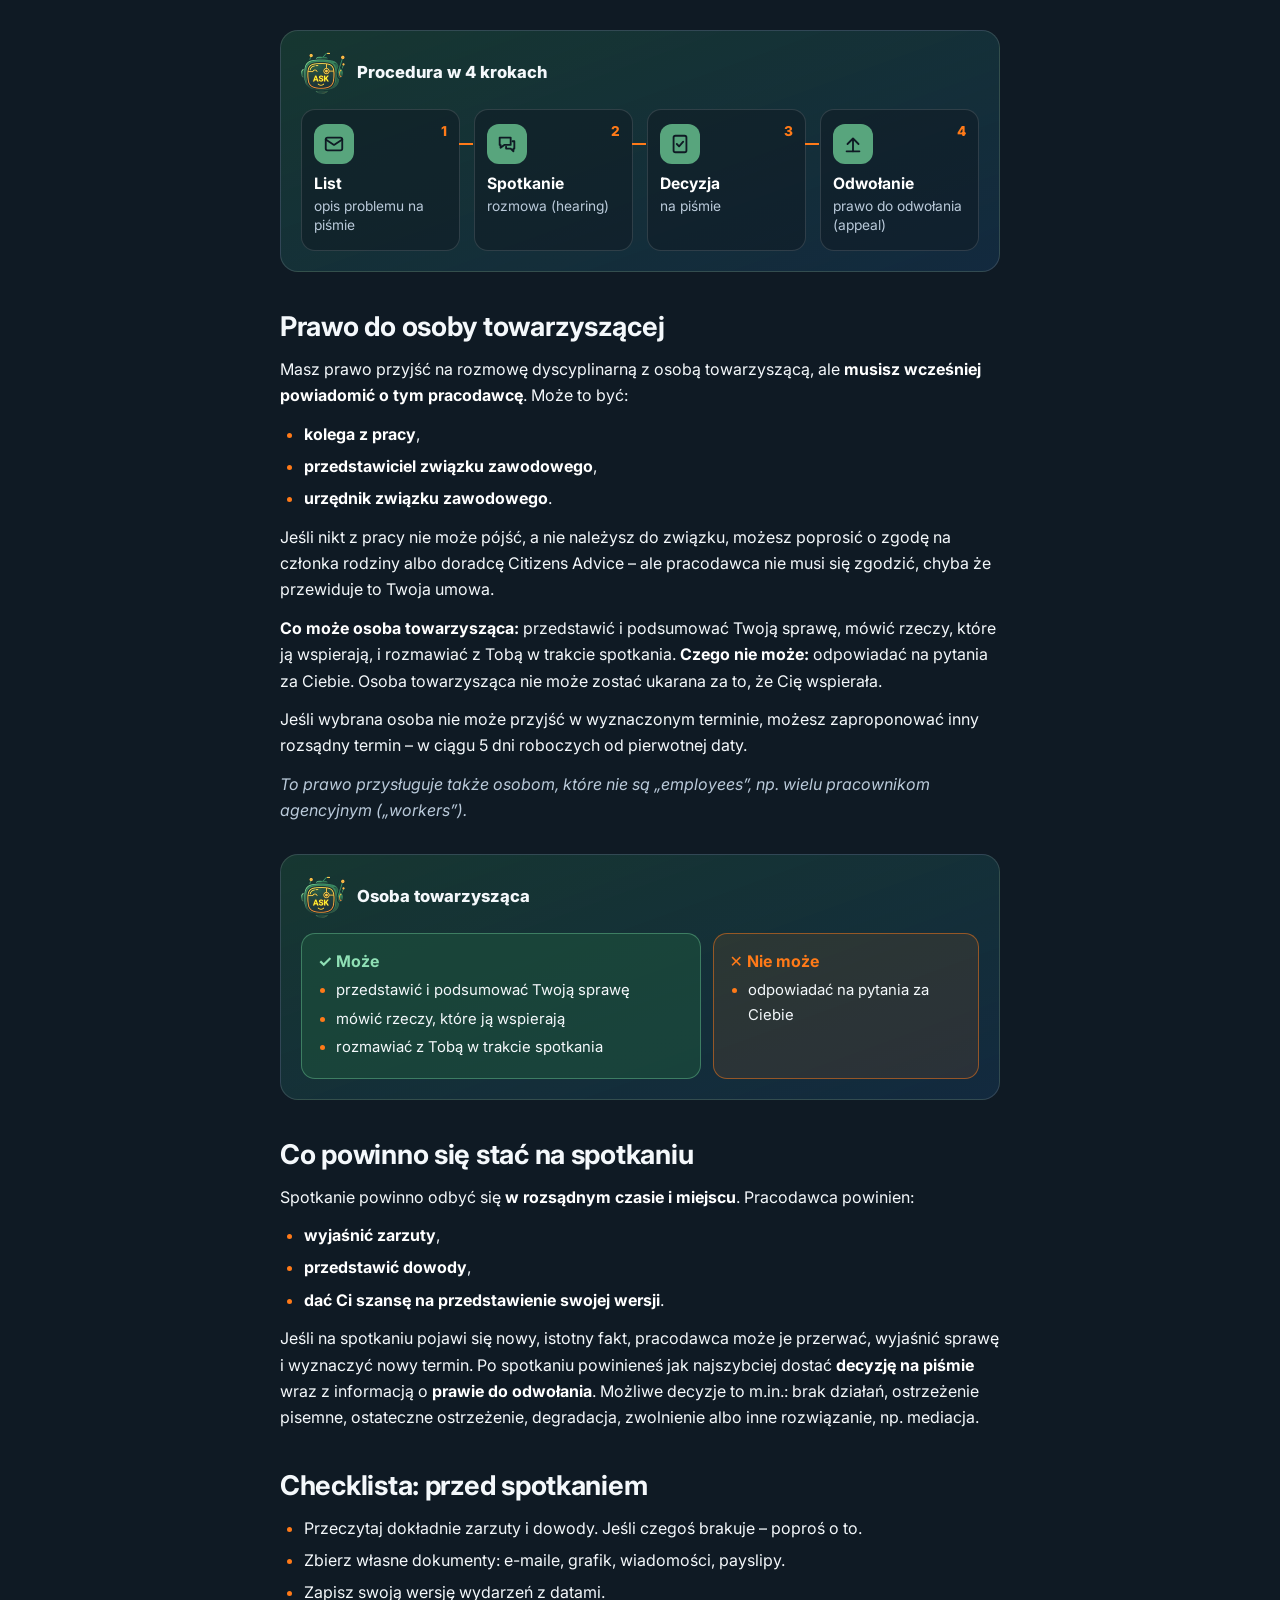
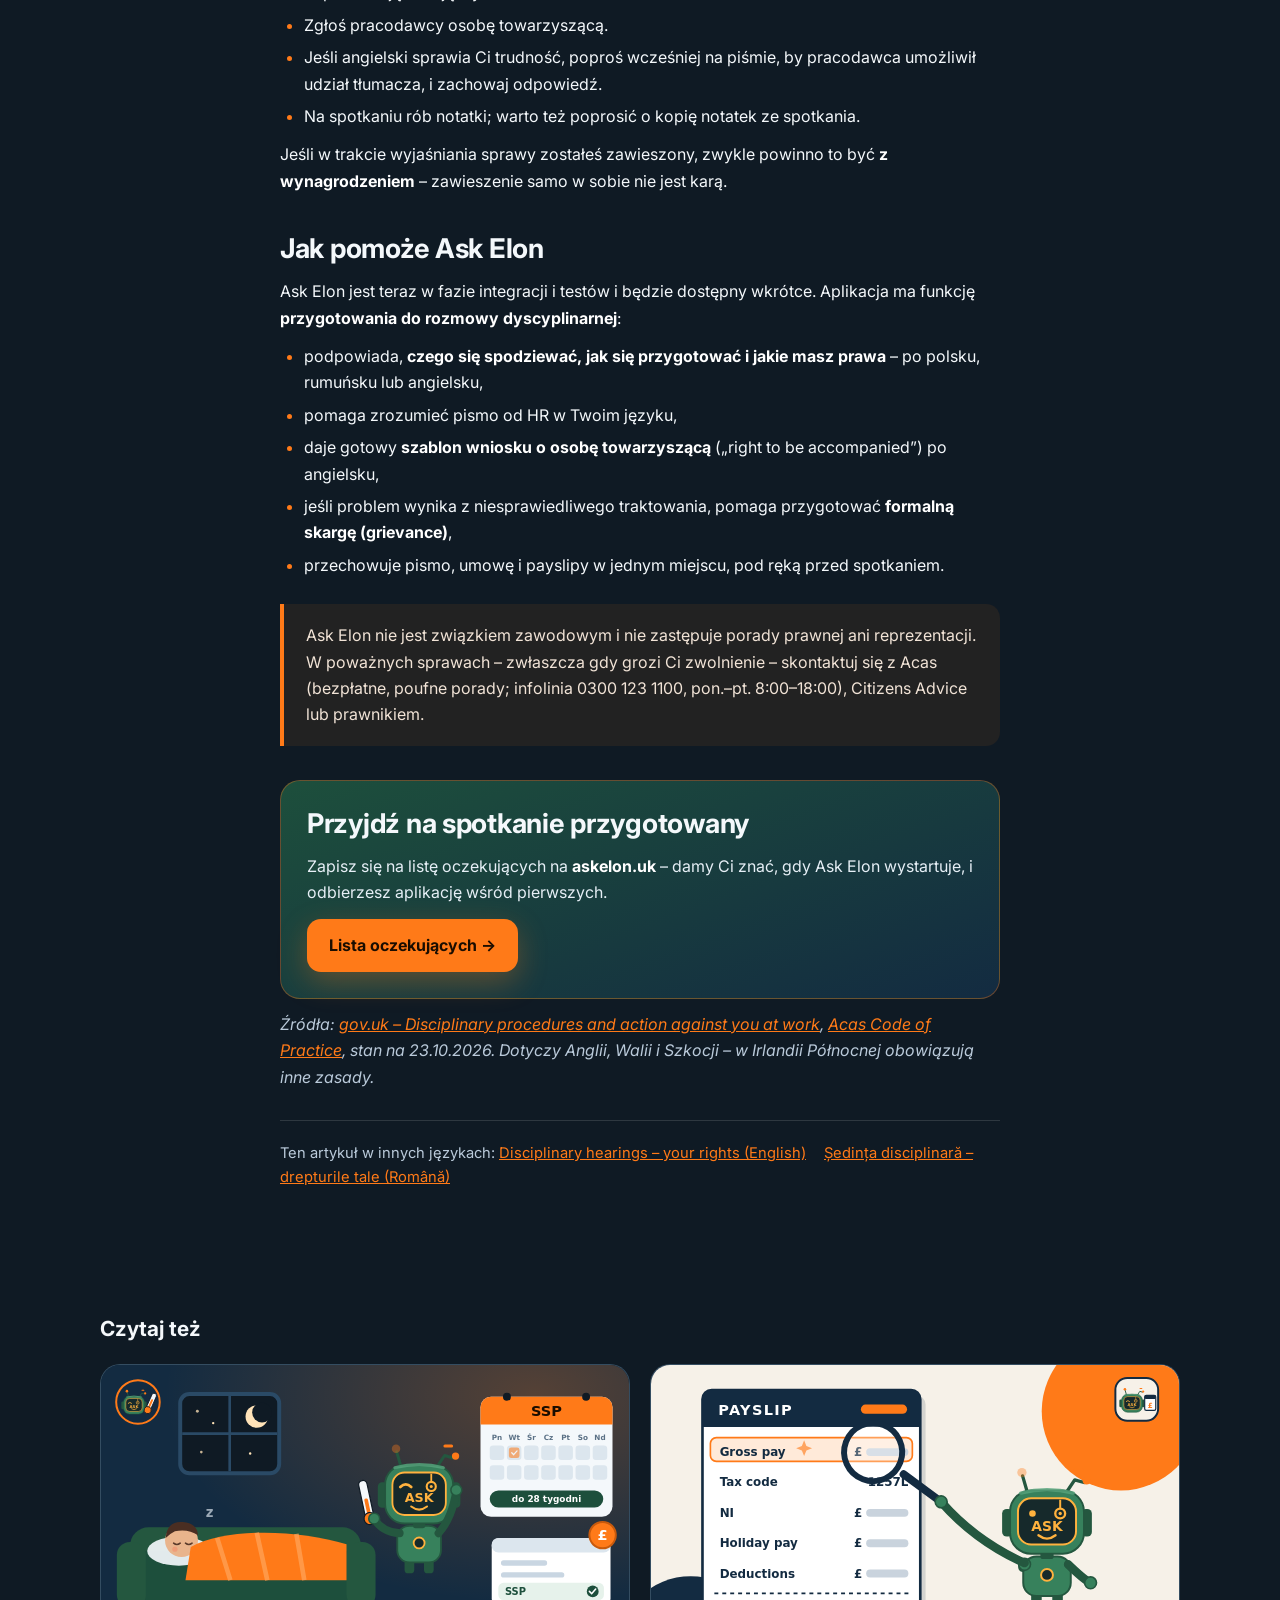
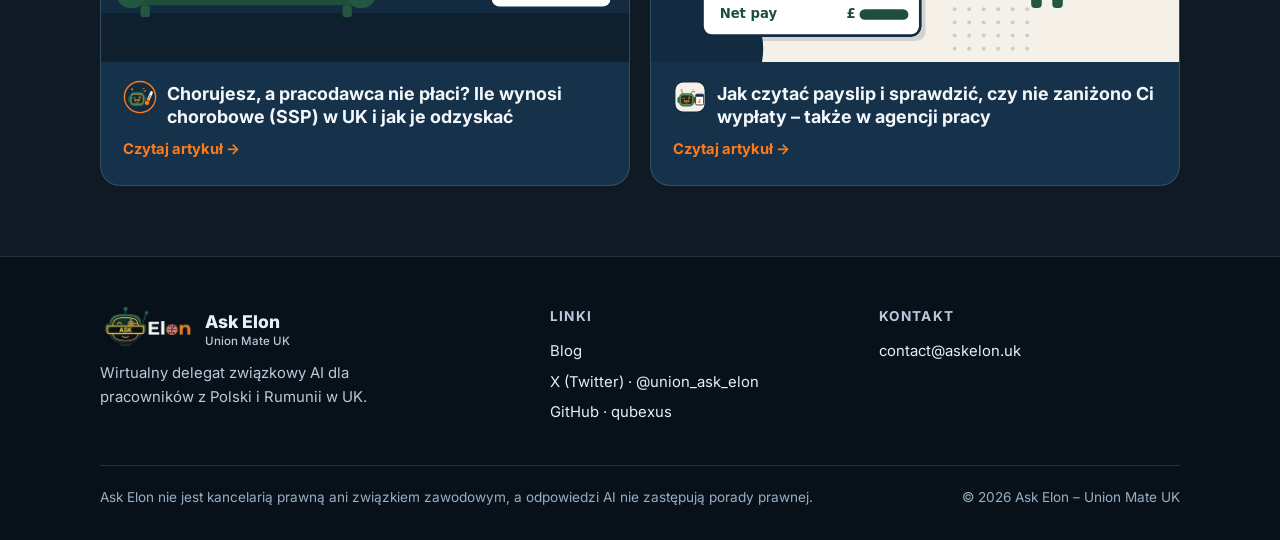
<file: blog/pl/disciplinary-hearing.html>
<!DOCTYPE html>
<html lang="pl">
<head>
<meta charset="utf-8">
<meta name="viewport" content="width=device-width, initial-scale=1">
<title>Wezwanie na rozmowę dyscyplinarną? Twoje prawa, w tym prawo do osoby towarzyszącej | Ask Elon</title>
<meta name="description" content="Jak powinna wyglądać procedura dyscyplinarna w UK, kto może pójść z Tobą na spotkanie (disciplinary hearing), co powinno się na nim stać i jak się przygotować.">
<link rel="canonical" href="https://askelon.uk/blog/pl/disciplinary-hearing.html">
<link rel="alternate" hreflang="pl" href="https://askelon.uk/blog/pl/disciplinary-hearing.html"><link rel="alternate" hreflang="en" href="https://askelon.uk/blog/en/disciplinary-hearing.html"><link rel="alternate" hreflang="ro" href="https://askelon.uk/blog/ro/disciplinary-hearing.html"><link rel="alternate" hreflang="x-default" href="https://askelon.uk/blog/en/disciplinary-hearing.html">
<meta property="og:type" content="article">
<meta property="og:site_name" content="Ask Elon – Union Mate UK">
<meta property="og:locale" content="pl_PL">
<meta property="og:title" content="Wezwanie na rozmowę dyscyplinarną? Twoje prawa, w tym prawo do osoby towarzyszącej | Ask Elon">
<meta property="og:description" content="Jak powinna wyglądać procedura dyscyplinarna w UK, kto może pójść z Tobą na spotkanie (disciplinary hearing), co powinno się na nim stać i jak się przygotować.">
<meta property="og:url" content="https://askelon.uk/blog/pl/disciplinary-hearing.html">
<meta property="og:image" content="https://askelon.uk/blog/img/disciplinary-hearing-pl.jpg">
<meta property="og:image:width" content="1600"><meta property="og:image:height" content="900">
<meta name="twitter:card" content="summary_large_image">
<meta name="twitter:site" content="@union_ask_elon">
<meta name="twitter:title" content="Wezwanie na rozmowę dyscyplinarną? Twoje prawa, w tym prawo do osoby towarzyszącej | Ask Elon">
<meta name="twitter:description" content="Jak powinna wyglądać procedura dyscyplinarna w UK, kto może pójść z Tobą na spotkanie (disciplinary hearing), co powinno się na nim stać i jak się przygotować.">
<meta name="twitter:image" content="https://askelon.uk/blog/img/disciplinary-hearing-pl.jpg">
<link rel="icon" type="image/png" href="/favicon.png">
<link rel="preconnect" href="https://fonts.googleapis.com"><link rel="preconnect" href="https://fonts.gstatic.com" crossorigin>
<link href="https://fonts.googleapis.com/css2?family=Inter:wght@400;500;600;700;800&display=swap" rel="stylesheet">
<link rel="stylesheet" href="/blog/blog.css">
<script>document.documentElement.classList.add('js');setTimeout(function(){if(!window.__rv)document.documentElement.classList.remove('js')},3000)</script>
<script src="/blog/blog.js" defer></script>
<script type="application/ld+json">{"@context": "https://schema.org", "@type": "Article", "headline": "Wezwanie na rozmowę dyscyplinarną? Twoje prawa, w tym prawo do osoby towarzyszącej", "description": "Jak powinna wyglądać procedura dyscyplinarna w UK, kto może pójść z Tobą na spotkanie (disciplinary hearing), co powinno się na nim stać i jak się przygotować.", "inLanguage": "pl", "datePublished": "2026-10-23T18:00:00+01:00", "image": "https://askelon.uk/blog/img/disciplinary-hearing-pl.jpg", "url": "https://askelon.uk/blog/pl/disciplinary-hearing.html", "publisher": {"@type": "Organization", "name": "Ask Elon – Union Mate UK", "url": "https://askelon.uk"}}</script>
<meta property="article:published_time" content="2026-10-23T18:00:00+01:00">
</head>
<body>
<svg width="0" height="0" style="position:absolute" aria-hidden="true" focusable="false">
 <symbol id="f-pl" viewBox="0 0 30 20" preserveAspectRatio="none"><rect width="30" height="10" fill="#fff"/><rect y="10" width="30" height="10" fill="#DC143C"/></symbol>
 <symbol id="f-ro" viewBox="0 0 30 20" preserveAspectRatio="none"><rect width="10" height="20" fill="#002B7F"/><rect x="10" width="10" height="20" fill="#FCD116"/><rect x="20" width="10" height="20" fill="#CE1126"/></symbol>
 <symbol id="f-gb" viewBox="0 0 60 30" preserveAspectRatio="xMidYMid slice"><clipPath id="gb-s"><path d="M0,0v30h60V0z"/></clipPath><clipPath id="gb-t"><path d="M30,15h30v15zv15H0zH0V0zV0h30z"/></clipPath><g clip-path="url(#gb-s)"><path d="M0,0v30h60V0z" fill="#012169"/><path d="M0,0 60,30M60,0 0,30" stroke="#fff" stroke-width="6"/><path d="M0,0 60,30M60,0 0,30" clip-path="url(#gb-t)" stroke="#C8102E" stroke-width="4"/><path d="M30,0v30M0,15h60" stroke="#fff" stroke-width="10"/><path d="M30,0v30M0,15h60" stroke="#C8102E" stroke-width="6"/></g></symbol>
</svg>

<div class="progress" aria-hidden="true"><span></span></div>
<nav><div class="wrap">
<a class="brand" href="/?lang=pl"><img class="brand-logo" src="/logo.webp" width="400" height="185" alt="Ask Elon logo"><span>Ask Elon<small>Union Mate UK</small></span></a>
<div class="nav-links"><a class="nl hm" href="/?lang=pl">Strona główna</a><a class="nl" href="/blog/pl/">Blog</a><a class="nav-cta" href="/?lang=pl#lista">Lista oczekujących</a>
<div class="lang-sw" role="group" aria-label="Wybierz język"><a href="/blog/pl/disciplinary-hearing.html" hreflang="pl" lang="pl" aria-current="true"><svg class="flag" aria-hidden="true" focusable="false"><use href="#f-pl"/></svg>PL</a><a href="/blog/en/disciplinary-hearing.html" hreflang="en" lang="en"><svg class="flag" aria-hidden="true" focusable="false"><use href="#f-gb"/></svg>EN</a><a href="/blog/ro/disciplinary-hearing.html" hreflang="ro" lang="ro"><svg class="flag" aria-hidden="true" focusable="false"><use href="#f-ro"/></svg>RO</a></div></div>
</div></nav>
<div class="build" role="status"><div class="wrap"><span>Aplikacja jest w fazie integracji i testów i będzie dostępna wkrótce.</span><a href="/?lang=pl#lista">Lista oczekujących</a></div></div><header class="hero"><div class="wrap"><a class="back" href="/blog/pl/">← Wszystkie artykuły</a><div class="eyebrow"><img class="bdg" src="/blog/img/badge-disciplinary-hearing.svg" width="52" height="52" alt="Znak tematu: rozmowa dyscyplinarna">Ask Elon · Blog</div><h1>Wezwanie na rozmowę dyscyplinarną? Twoje prawa, w tym prawo do osoby towarzyszącej</h1><p class="meta"><time datetime="2026-10-23">23 października 2026</time></p></div></header>
<main><article>
<figure class="hero-ill rv"><svg xmlns="http://www.w3.org/2000/svg" class="hero-svg" viewBox="0 0 800 450" role="img" aria-labelledby="hero-disciplinary-hearing-pl-t"><title id="hero-disciplinary-hearing-pl-t">Ilustracja: rozmowa dyscyplinarna przy stole – pracodawca, Ty i osoba towarzysząca, list z zaproszeniem, a obok robot Ask Elon z checklistą przygotowań</title><style>.dh-b0{transform-box:fill-box;transform-origin:20% 100%;animation:dh-b0 7.5s ease-out infinite}.dh-b1{transform-box:fill-box;transform-origin:20% 100%;animation:dh-b1 7.5s ease-out infinite}.dh-b2{transform-box:fill-box;transform-origin:20% 100%;animation:dh-b2 7.5s ease-out infinite}@keyframes dh-b0{0%,2%{opacity:0;transform:scale(.3)}8%,28%{opacity:1;transform:scale(1)}33%,100%{opacity:0;transform:scale(.9)}}@keyframes dh-b1{0%,28%{opacity:0;transform:scale(.3)}34%,54%{opacity:1;transform:scale(1)}59%,100%{opacity:0;transform:scale(.9)}}@keyframes dh-b2{0%,54%{opacity:0;transform:scale(.3)}60%,80%{opacity:1;transform:scale(1)}85%,100%{opacity:0;transform:scale(.9)}}.dh-t0{stroke-dasharray:24;stroke-dashoffset:24;animation:dh-t0 7.5s ease-out infinite}@keyframes dh-t0{0%,10%{stroke-dashoffset:24}18%,90%{stroke-dashoffset:0}100%{stroke-dashoffset:24}}.dh-t1{stroke-dasharray:24;stroke-dashoffset:24;animation:dh-t1 7.5s ease-out infinite}@keyframes dh-t1{0%,32%{stroke-dashoffset:24}40%,90%{stroke-dashoffset:0}100%{stroke-dashoffset:24}}.dh-t2{stroke-dasharray:24;stroke-dashoffset:24;animation:dh-t2 7.5s ease-out infinite}@keyframes dh-t2{0%,54%{stroke-dashoffset:24}62%,90%{stroke-dashoffset:0}100%{stroke-dashoffset:24}}.dh-env{animation:dh-f 4s ease-in-out infinite}@keyframes dh-f{50%{transform:translateY(-6px)}}.dh-pen{transform-box:view-box;transform-origin:32px 64px;animation:dh-w 1.2s ease-in-out infinite}@keyframes dh-w{50%{transform:rotate(6deg)}}.dh-ant{animation:dh-bl 1.8s ease-in-out infinite}@keyframes dh-bl{50%{opacity:.3}}@media (prefers-reduced-motion:reduce){*{animation:none!important}}</style><rect width="800" height="450" fill="#1D4F3C"/><path d="M0,0 V450 M40,0 V450 M80,0 V450 M120,0 V450 M160,0 V450 M200,0 V450 M240,0 V450 M280,0 V450 M320,0 V450 M360,0 V450 M400,0 V450 M440,0 V450 M480,0 V450 M520,0 V450 M560,0 V450 M600,0 V450 M640,0 V450 M680,0 V450 M720,0 V450 M760,0 V450 M800,0 V450 M0,0 H800 M0,40 H800 M0,80 H800 M0,120 H800 M0,160 H800 M0,200 H800 M0,240 H800 M0,280 H800 M0,320 H800 M0,360 H800 M0,400 H800 M0,440 H800 " stroke="#fff" stroke-opacity=".06" stroke-width="1"/><circle cx="560" cy="250" r="230" fill="#132B41" opacity=".35"/>
<path d="M334,300 Q334,238 390,236 Q446,238 446,300z" fill="#132B41" stroke="#E8F3EC" stroke-width="3"/><circle cx="390" cy="204" r="27" fill="#0F1A24" stroke="#E8F3EC" stroke-width="3"/><path d="M504,300 Q504,238 560,236 Q616,238 616,300z" fill="#C85A0C" stroke="#E8F3EC" stroke-width="3"/><circle cx="560" cy="204" r="27" fill="#FF7A18" stroke="#E8F3EC" stroke-width="3"/><path d="M649,300 Q649,238 705,236 Q761,238 761,300z" fill="#24573F" stroke="#E8F3EC" stroke-width="3"/><circle cx="705" cy="204" r="27" fill="#58A57D" stroke="#E8F3EC" stroke-width="3"/>
<path d="M318,300 H784 L796,346 H306Z" fill="#132B41" stroke="#E8F3EC" stroke-width="3" stroke-linejoin="round"/>
<path d="M330,346 V420 M772,346 V420" stroke="#E8F3EC" stroke-width="5" stroke-linecap="round"/>
<g class="dh-env" transform="translate(448,258) scale(.78)"><rect x="0" y="0" width="78" height="50" rx="6" fill="#F4F8FB" stroke="#E8F3EC" stroke-width="2"/><path d="M2,3 L39,30 L76,3" stroke="#132B41" stroke-width="2.5" fill="none" stroke-linejoin="round"/><circle cx="72" cy="4" r="11" fill="#FF7A18"/><text x="72" y="9.5" text-anchor="middle" font-family="Inter,system-ui,-apple-system,Segoe UI,Arial,sans-serif" font-size="15" font-weight="800" fill="#fff">!</text></g>
<text x="390" y="330" text-anchor="middle" font-family="Inter,system-ui,-apple-system,Segoe UI,Arial,sans-serif" font-size="17" font-weight="700" fill="#E8F3EC">Pracodawca</text><text x="560" y="330" text-anchor="middle" font-family="Inter,system-ui,-apple-system,Segoe UI,Arial,sans-serif" font-size="19" font-weight="700" fill="#FF7A18">Ty</text><text x="705" y="330" text-anchor="middle" font-family="Inter,system-ui,-apple-system,Segoe UI,Arial,sans-serif" font-size="15" font-weight="700" fill="#E8F3EC">Osoba towarzysząca</text>
<g class="dh-b0"><rect x="356" y="118" width="72" height="42" rx="13" fill="#F4F8FB"/><path d="M376,159 l-6,12 l18,-12z" fill="#F4F8FB"/><path d="M368,132 h44 M368,146 h30" stroke="#132B41" stroke-width="5" stroke-linecap="round"/></g><g class="dh-b1"><rect x="526" y="118" width="72" height="42" rx="13" fill="#F4F8FB"/><path d="M546,159 l-6,12 l18,-12z" fill="#F4F8FB"/><circle cx="546" cy="139" r="4.5" fill="#FF7A18"/><circle cx="560" cy="139" r="4.5" fill="#FF7A18"/><circle cx="574" cy="139" r="4.5" fill="#FF7A18"/></g><g class="dh-b2"><rect x="671" y="118" width="72" height="42" rx="13" fill="#F4F8FB"/><path d="M691,159 l-6,12 l18,-12z" fill="#F4F8FB"/><path d="M683,132 h44 M683,146 h30" stroke="#132B41" stroke-width="5" stroke-linecap="round"/></g>
<rect x="160" y="210" width="146" height="152" rx="12" fill="#F4F8FB" stroke="#E8F3EC" stroke-width="3"/><rect x="208" y="202" width="50" height="16" rx="6" fill="#FF7A18"/><text x="233" y="238" text-anchor="middle" font-family="Inter,system-ui,-apple-system,Segoe UI,Arial,sans-serif" font-size="13" font-weight="800" fill="#1D4F3C">CHECKLISTA</text><rect x="174" y="252" width="18" height="18" rx="5" fill="none" stroke="#132B41" stroke-width="2.5"/><path class="dh-t0" d="M177,261 l5,5 l9,-10" stroke="#FF7A18" stroke-width="3.2" fill="none" stroke-linecap="round" stroke-linejoin="round"/><text x="200" y="266" font-family="Inter,system-ui,-apple-system,Segoe UI,Arial,sans-serif" font-size="14" font-weight="700" fill="#132B41">Dowody</text><rect x="174" y="286" width="18" height="18" rx="5" fill="none" stroke="#132B41" stroke-width="2.5"/><path class="dh-t1" d="M177,295 l5,5 l9,-10" stroke="#FF7A18" stroke-width="3.2" fill="none" stroke-linecap="round" stroke-linejoin="round"/><text x="200" y="300" font-family="Inter,system-ui,-apple-system,Segoe UI,Arial,sans-serif" font-size="14" font-weight="700" fill="#132B41">Twoja wersja</text><rect x="174" y="320" width="18" height="18" rx="5" fill="none" stroke="#132B41" stroke-width="2.5"/><path class="dh-t2" d="M177,329 l5,5 l9,-10" stroke="#FF7A18" stroke-width="3.2" fill="none" stroke-linecap="round" stroke-linejoin="round"/><text x="200" y="334" font-family="Inter,system-ui,-apple-system,Segoe UI,Arial,sans-serif" font-size="14" font-weight="700" fill="#132B41">Notatki</text>
<g transform="translate(90,210) scale(.95)"><g class="dh-robot">
<rect x="-24" y="104" width="16" height="26" rx="6" fill="#24573F"/><rect x="8" y="104" width="16" height="26" rx="6" fill="#24573F"/>
<rect x="-36" y="52" width="72" height="60" rx="20" fill="#37815C" stroke="#24573F" stroke-width="3"/>
<circle class="dh-core" cx="0" cy="80" r="9" fill="#16292B" stroke="#FFB23E" stroke-width="3"/>
<rect x="-10" y="44" width="20" height="12" rx="4" fill="#24573F"/>
<g class="dh-head">
<path d="M-30,-46 L-37,-70" stroke="#24573F" stroke-width="5" stroke-linecap="round"/><circle class="dh-ant" cx="-38" cy="-75" r="7" fill="#FF7A18"/>
<path d="M30,-46 L42,-64 L56,-60" stroke="#24573F" stroke-width="5" fill="none" stroke-linecap="round" stroke-linejoin="round"/><circle cx="60" cy="-63" r="6" fill="#FF7A18"/><rect x="40" y="-82" width="16" height="5" rx="2.5" fill="#FF7A18"/>
<rect x="-68" y="-20" width="16" height="42" rx="7" fill="#24573F"/><rect x="52" y="-20" width="16" height="42" rx="7" fill="#24573F"/>
<rect x="-56" y="-48" width="112" height="96" rx="32" fill="#37815C" stroke="#24573F" stroke-width="3"/>
<path d="M-40,-44 Q0,-54 40,-44" stroke="#58A57D" stroke-width="5" fill="none" stroke-linecap="round" opacity=".8"/>
<rect x="-44" y="-36" width="88" height="70" rx="20" fill="#16292B" stroke="#FFB23E" stroke-width="3"/>
<path d="M-31,-10 q9,-10 18,0" stroke="#FFB23E" stroke-width="4.5" fill="none" stroke-linecap="round"/><circle cx="20" cy="-13" r="7.5" stroke="#FFB23E" stroke-width="3.5" fill="none"/><circle cx="20" cy="-13" r="2.5" fill="#FFB23E"/><path d="M20,-21 V-34" stroke="#FFB23E" stroke-width="3"/>
<text x="0" y="13" text-anchor="middle" font-family="Inter,system-ui,-apple-system,Segoe UI,Arial,sans-serif" font-size="21" font-weight="800" fill="#FFB23E">ASK</text>
<path d="M-13,20 q13,10 26,0" stroke="#FFB23E" stroke-width="3.5" fill="none" stroke-linecap="round"/>
</g>
<g class=""><path d="M-32,64 Q30.0,62.0 76,40" stroke="#24573F" stroke-width="13" fill="none" stroke-linecap="round"/><circle cx="76" cy="40" r="9" fill="#37815C" stroke="#24573F" stroke-width="2.5"/></g><g class=""><path d="M32,64 Q64.0,73.0 80,62" stroke="#24573F" stroke-width="13" fill="none" stroke-linecap="round"/><circle cx="80" cy="62" r="9" fill="#37815C" stroke="#24573F" stroke-width="2.5"/></g>
</g></g>
<g transform="translate(20,20) scale(.6)"><polygon points="107.6,87.5 60.0,115.0 12.4,87.5 12.4,32.5 60.0,5.0 107.6,32.5" fill="#1D4F3C" stroke="#E8F3EC" stroke-width="4" stroke-linejoin="round"/><g transform="translate(52,70) scale(.47)"><g class="head">
<path d="M-30,-46 L-37,-70" stroke="#24573F" stroke-width="5" stroke-linecap="round"/><circle class="ant" cx="-38" cy="-75" r="7" fill="#FF7A18"/>
<path d="M30,-46 L42,-64 L56,-60" stroke="#24573F" stroke-width="5" fill="none" stroke-linecap="round" stroke-linejoin="round"/><circle cx="60" cy="-63" r="6" fill="#FF7A18"/><rect x="40" y="-82" width="16" height="5" rx="2.5" fill="#FF7A18"/>
<rect x="-68" y="-20" width="16" height="42" rx="7" fill="#24573F"/><rect x="52" y="-20" width="16" height="42" rx="7" fill="#24573F"/>
<rect x="-56" y="-48" width="112" height="96" rx="32" fill="#37815C" stroke="#24573F" stroke-width="3"/>
<path d="M-40,-44 Q0,-54 40,-44" stroke="#58A57D" stroke-width="5" fill="none" stroke-linecap="round" opacity=".8"/>
<rect x="-44" y="-36" width="88" height="70" rx="20" fill="#16292B" stroke="#FFB23E" stroke-width="3"/>
<path d="M-31,-10 q9,-10 18,0" stroke="#FFB23E" stroke-width="4.5" fill="none" stroke-linecap="round"/><circle cx="20" cy="-13" r="7.5" stroke="#FFB23E" stroke-width="3.5" fill="none"/><circle cx="20" cy="-13" r="2.5" fill="#FFB23E"/><path d="M20,-21 V-34" stroke="#FFB23E" stroke-width="3"/>
<text x="0" y="13" text-anchor="middle" font-family="Inter,system-ui,-apple-system,Segoe UI,Arial,sans-serif" font-size="21" font-weight="800" fill="#FFB23E">ASK</text>
<path d="M-13,20 q13,10 26,0" stroke="#FFB23E" stroke-width="3.5" fill="none" stroke-linecap="round"/>
</g></g><g transform="translate(84,30)"><rect x="0" y="0" width="30" height="20" rx="7" fill="#F4F8FB"/><path d="M7,19 l-3,8 l9,-8z" fill="#F4F8FB"/><circle cx="8" cy="10" r="2.4" fill="#FF7A18"/><circle cx="15" cy="10" r="2.4" fill="#FF7A18"/><circle cx="22" cy="10" r="2.4" fill="#FF7A18"/></g></g></svg></figure>
<p class="lead"><strong>List z zaproszeniem na „disciplinary hearing” potrafi zepsuć cały weekend. Zwłaszcza gdy pismo jest po angielsku, pełne formalnych zwrotów, a spotkanie już w poniedziałek rano. Dobra wiadomość: rozmowa dyscyplinarna ma swoje zasady, a Ty masz konkretne prawa. Kto je zna i przychodzi przygotowany, ma dużo mocniejszą pozycję.</strong></p>
<h2 class="rv">Jak powinna wyglądać procedura</h2>
<p>Pracodawca powinien mieć procedurę dyscyplinarną <strong>na piśmie</strong> i łatwo dostępną dla wszystkich pracowników. Powinna ona obejmować 4 etapy:</p>
<ol>
<li><strong>Pismo</strong> opisujące problem (np. zachowanie, wyniki pracy, nieobecności).</li>
<li><strong>Spotkanie</strong> (hearing), na którym omawia się sprawę.</li>
<li><strong>Decyzję</strong>.</li>
<li><strong>Możliwość odwołania</strong> (appeal).</li>
</ol>
<p>Pracodawca powinien postępować zgodnie z <strong>Acas Code of Practice</strong> (kodeksem Acas o procedurach dyscyplinarnych i skargach). Kodeks nie jest obowiązkowy, ale jeśli pracodawca go nie przestrzega, a Ty wygrasz sprawę w trybunale pracy (employment tribunal), odszkodowanie może być wyższe.</p>
<p>Pracodawca nie powinien podejmować działań dyscyplinarnych, zanim się z Tobą nie spotka i nie omówi problemu.</p>
<figure class="ill ill-tl tl-dh rv" aria-label="Procedura w 4 krokach"><figcaption><img class="ill-bot" src="/blog/img/robot-guide.png" width="44" height="44" alt="" loading="lazy" decoding="async"><span>Procedura w 4 krokach</span></figcaption><ol class="steps"><li style="--d:0"><span class="st-ic"><svg class="i" viewBox="0 0 24 24" aria-hidden="true" focusable="false" fill="none" stroke="currentColor" stroke-width="2" stroke-linecap="round" stroke-linejoin="round"><rect x="3" y="5" width="18" height="14" rx="2"/><path d="m3 7 9 6 9-6"/></svg></span><span class="st-n">1</span><strong>List</strong><span class="st-s">opis problemu na piśmie</span></li><li style="--d:1"><span class="st-ic"><svg class="i" viewBox="0 0 24 24" aria-hidden="true" focusable="false" fill="none" stroke="currentColor" stroke-width="2" stroke-linecap="round" stroke-linejoin="round"><path d="M4 5h12v8H9l-4 3v-3H4z"/><path d="M18 9h2v8h-1v3l-3-3h-5v-2"/></svg></span><span class="st-n">2</span><strong>Spotkanie</strong><span class="st-s">rozmowa (hearing)</span></li><li style="--d:2"><span class="st-ic"><svg class="i" viewBox="0 0 24 24" aria-hidden="true" focusable="false" fill="none" stroke="currentColor" stroke-width="2" stroke-linecap="round" stroke-linejoin="round"><rect x="5" y="3" width="14" height="18" rx="2"/><path d="m8.5 12 2.5 2.5 4.5-5"/></svg></span><span class="st-n">3</span><strong>Decyzja</strong><span class="st-s">na piśmie</span></li><li style="--d:3"><span class="st-ic"><svg class="i" viewBox="0 0 24 24" aria-hidden="true" focusable="false" fill="none" stroke="currentColor" stroke-width="2" stroke-linecap="round" stroke-linejoin="round"><path d="M12 20V6M6 12l6-6 6 6"/><path d="M5 20h14"/></svg></span><span class="st-n">4</span><strong>Odwołanie</strong><span class="st-s">prawo do odwołania (appeal)</span></li></ol></figure>
<h2 class="rv">Prawo do osoby towarzyszącej</h2>
<p>Masz prawo przyjść na rozmowę dyscyplinarną z osobą towarzyszącą, ale <strong>musisz wcześniej powiadomić o tym pracodawcę</strong>. Może to być:</p>
<ul>
<li><strong>kolega z pracy</strong>,</li>
<li><strong>przedstawiciel związku zawodowego</strong>,</li>
<li><strong>urzędnik związku zawodowego</strong>.</li>
</ul>
<p>Jeśli nikt z pracy nie może pójść, a nie należysz do związku, możesz poprosić o zgodę na członka rodziny albo doradcę Citizens Advice – ale pracodawca nie musi się zgodzić, chyba że przewiduje to Twoja umowa.</p>
<p><strong>Co może osoba towarzysząca:</strong> przedstawić i podsumować Twoją sprawę, mówić rzeczy, które ją wspierają, i rozmawiać z Tobą w trakcie spotkania. <strong>Czego nie może:</strong> odpowiadać na pytania za Ciebie. Osoba towarzysząca nie może zostać ukarana za to, że Cię wspierała.</p>
<p>Jeśli wybrana osoba nie może przyjść w wyznaczonym terminie, możesz zaproponować inny rozsądny termin – w ciągu 5 dni roboczych od pierwotnej daty.</p>
<p><em>To prawo przysługuje także osobom, które nie są „employees”, np. wielu pracownikom agencyjnym („workers”).</em></p>
<figure class="ill ill-cc rv" aria-label="Osoba towarzysząca"><figcaption><img class="ill-bot" src="/blog/img/robot-guide.png" width="44" height="44" alt="" loading="lazy" decoding="async"><span>Osoba towarzysząca</span></figcaption><div class="cc"><div class="cc-y"><h3>✓ Może</h3><ul><li style="--d:0">przedstawić i podsumować Twoją sprawę</li><li style="--d:1">mówić rzeczy, które ją wspierają</li><li style="--d:2">rozmawiać z Tobą w trakcie spotkania</li></ul></div><div class="cc-n"><h3>✕ Nie może</h3><ul><li style="--d:3">odpowiadać na pytania za Ciebie</li></ul></div></div></figure>
<h2 class="rv">Co powinno się stać na spotkaniu</h2>
<p>Spotkanie powinno odbyć się <strong>w rozsądnym czasie i miejscu</strong>. Pracodawca powinien:</p>
<ul>
<li><strong>wyjaśnić zarzuty</strong>,</li>
<li><strong>przedstawić dowody</strong>,</li>
<li><strong>dać Ci szansę na przedstawienie swojej wersji</strong>.</li>
</ul>
<p>Jeśli na spotkaniu pojawi się nowy, istotny fakt, pracodawca może je przerwać, wyjaśnić sprawę i wyznaczyć nowy termin. Po spotkaniu powinieneś jak najszybciej dostać <strong>decyzję na piśmie</strong> wraz z informacją o <strong>prawie do odwołania</strong>. Możliwe decyzje to m.in.: brak działań, ostrzeżenie pisemne, ostateczne ostrzeżenie, degradacja, zwolnienie albo inne rozwiązanie, np. mediacja.</p>
<h2 class="rv">Checklista: przed spotkaniem</h2>
<ul>
<li>Przeczytaj dokładnie zarzuty i dowody. Jeśli czegoś brakuje – poproś o to.</li>
<li>Zbierz własne dokumenty: e-maile, grafik, wiadomości, payslipy.</li>
<li>Zapisz swoją wersję wydarzeń z datami.</li>
<li>Zgłoś pracodawcy osobę towarzyszącą.</li>
<li>Jeśli angielski sprawia Ci trudność, poproś wcześniej na piśmie, by pracodawca umożliwił udział tłumacza, i zachowaj odpowiedź.</li>
<li>Na spotkaniu rób notatki; warto też poprosić o kopię notatek ze spotkania.</li>
</ul>
<p>Jeśli w trakcie wyjaśniania sprawy zostałeś zawieszony, zwykle powinno to być <strong>z wynagrodzeniem</strong> – zawieszenie samo w sobie nie jest karą.</p>
<h2 class="rv">Jak pomoże Ask Elon</h2>
<p>Ask Elon jest teraz w fazie integracji i testów i będzie dostępny wkrótce. Aplikacja ma funkcję <strong>przygotowania do rozmowy dyscyplinarnej</strong>:</p>
<ul>
<li>podpowiada, <strong>czego się spodziewać, jak się przygotować i jakie masz prawa</strong> – po polsku, rumuńsku lub angielsku,</li>
<li>pomaga zrozumieć pismo od HR w Twoim języku,</li>
<li>daje gotowy <strong>szablon wniosku o osobę towarzyszącą</strong> („right to be accompanied”) po angielsku,</li>
<li>jeśli problem wynika z niesprawiedliwego traktowania, pomaga przygotować <strong>formalną skargę (grievance)</strong>,</li>
<li>przechowuje pismo, umowę i payslipy w jednym miejscu, pod ręką przed spotkaniem.</li>
</ul>
<blockquote class="rv">
<p>Ask Elon nie jest związkiem zawodowym i nie zastępuje porady prawnej ani reprezentacji. W poważnych sprawach – zwłaszcza gdy grozi Ci zwolnienie – skontaktuj się z Acas (bezpłatne, poufne porady; infolinia 0300 123 1100, pon.–pt. 8:00–18:00), Citizens Advice lub prawnikiem.</p>
</blockquote>
<section class="cta-box rv" aria-label="Przyjdź na spotkanie przygotowany"><h2 style="margin-top:0">Przyjdź na spotkanie przygotowany</h2><p>Zapisz się na listę oczekujących na <strong>askelon.uk</strong> – damy Ci znać, gdy Ask Elon wystartuje, i odbierzesz aplikację wśród pierwszych.</p><a class="btn" href="/?lang=pl#lista">Lista oczekujących →</a></section><p><em>Źródła: <a href="https://www.gov.uk/disciplinary-procedures-and-action-at-work">gov.uk – Disciplinary procedures and action against you at work</a>, <a href="https://www.acas.org.uk/acas-code-of-practice-on-disciplinary-and-grievance-procedures">Acas Code of Practice</a>, stan na 23.10.2026. Dotyczy Anglii, Walii i Szkocji – w Irlandii Północnej obowiązują inne zasady.</em></p>
<p class="alt">Ten artykuł w innych językach: <a href="/blog/en/disciplinary-hearing.html" hreflang="en" lang="en">Disciplinary hearings – your rights (English)</a> <a href="/blog/ro/disciplinary-hearing.html" hreflang="ro" lang="ro">Ședința disciplinară – drepturile tale (Română)</a></p>
</article>
<div class="wrap"><h2 class="lang-h">Czytaj też</h2><div class="list" style="grid-template-columns:repeat(2,1fr)"><a class="post rv" href="/blog/pl/ssp.html"><span class="thumb"><img src="/blog/img/hero-ssp-pl.svg" width="800" height="450" alt="" loading="lazy" decoding="async"></span><div><h3 class="tt"><img class="bdg" src="/blog/img/badge-ssp.svg" width="34" height="34" alt="">Chorujesz, a pracodawca nie płaci? Ile wynosi chorobowe (SSP) w UK i jak je odzyskać</h3><span class="go">Czytaj artykuł →</span></div></a><a class="post rv" href="/blog/pl/payslip-agency.html"><span class="thumb"><img src="/blog/img/hero-payslip-agency-pl.svg" width="800" height="450" alt="" loading="lazy" decoding="async"></span><div><h3 class="tt"><img class="bdg" src="/blog/img/badge-payslip-agency.svg" width="34" height="34" alt="">Jak czytać payslip i sprawdzić, czy nie zaniżono Ci wypłaty – także w agencji pracy</h3><span class="go">Czytaj artykuł →</span></div></a></div></div>
</main>
<footer id="kontakt"><div class="wrap"><div class="foot">
<div><a class="brand" href="/"><img class="brand-logo" src="/logo.webp" width="400" height="185" alt="Ask Elon logo"><span>Ask Elon<small>Union Mate UK</small></span></a>
<p style="color:var(--muted);margin-top:12px;max-width:340px">Wirtualny delegat związkowy AI dla pracowników z Polski i Rumunii w UK.</p></div>
<div><h4>Linki</h4><ul>
<li><a href="/blog/pl/">Blog</a></li>
<li><a href="https://x.com/union_ask_elon" target="_blank" rel="noopener">X (Twitter) · @union_ask_elon</a></li>
<li><a href="https://github.com/qubexus" target="_blank" rel="noopener">GitHub · qubexus</a></li></ul></div>
<div><h4>Kontakt</h4><ul><li><a href="mailto:contact@askelon.uk">contact@askelon.uk</a></li></ul></div>
</div><div class="disclaimer"><span>Ask Elon nie jest kancelarią prawną ani związkiem zawodowym, a odpowiedzi AI nie zastępują porady prawnej.</span><span>© 2026 Ask Elon – Union Mate UK</span></div></div></footer>
</body>
</html>
</file>
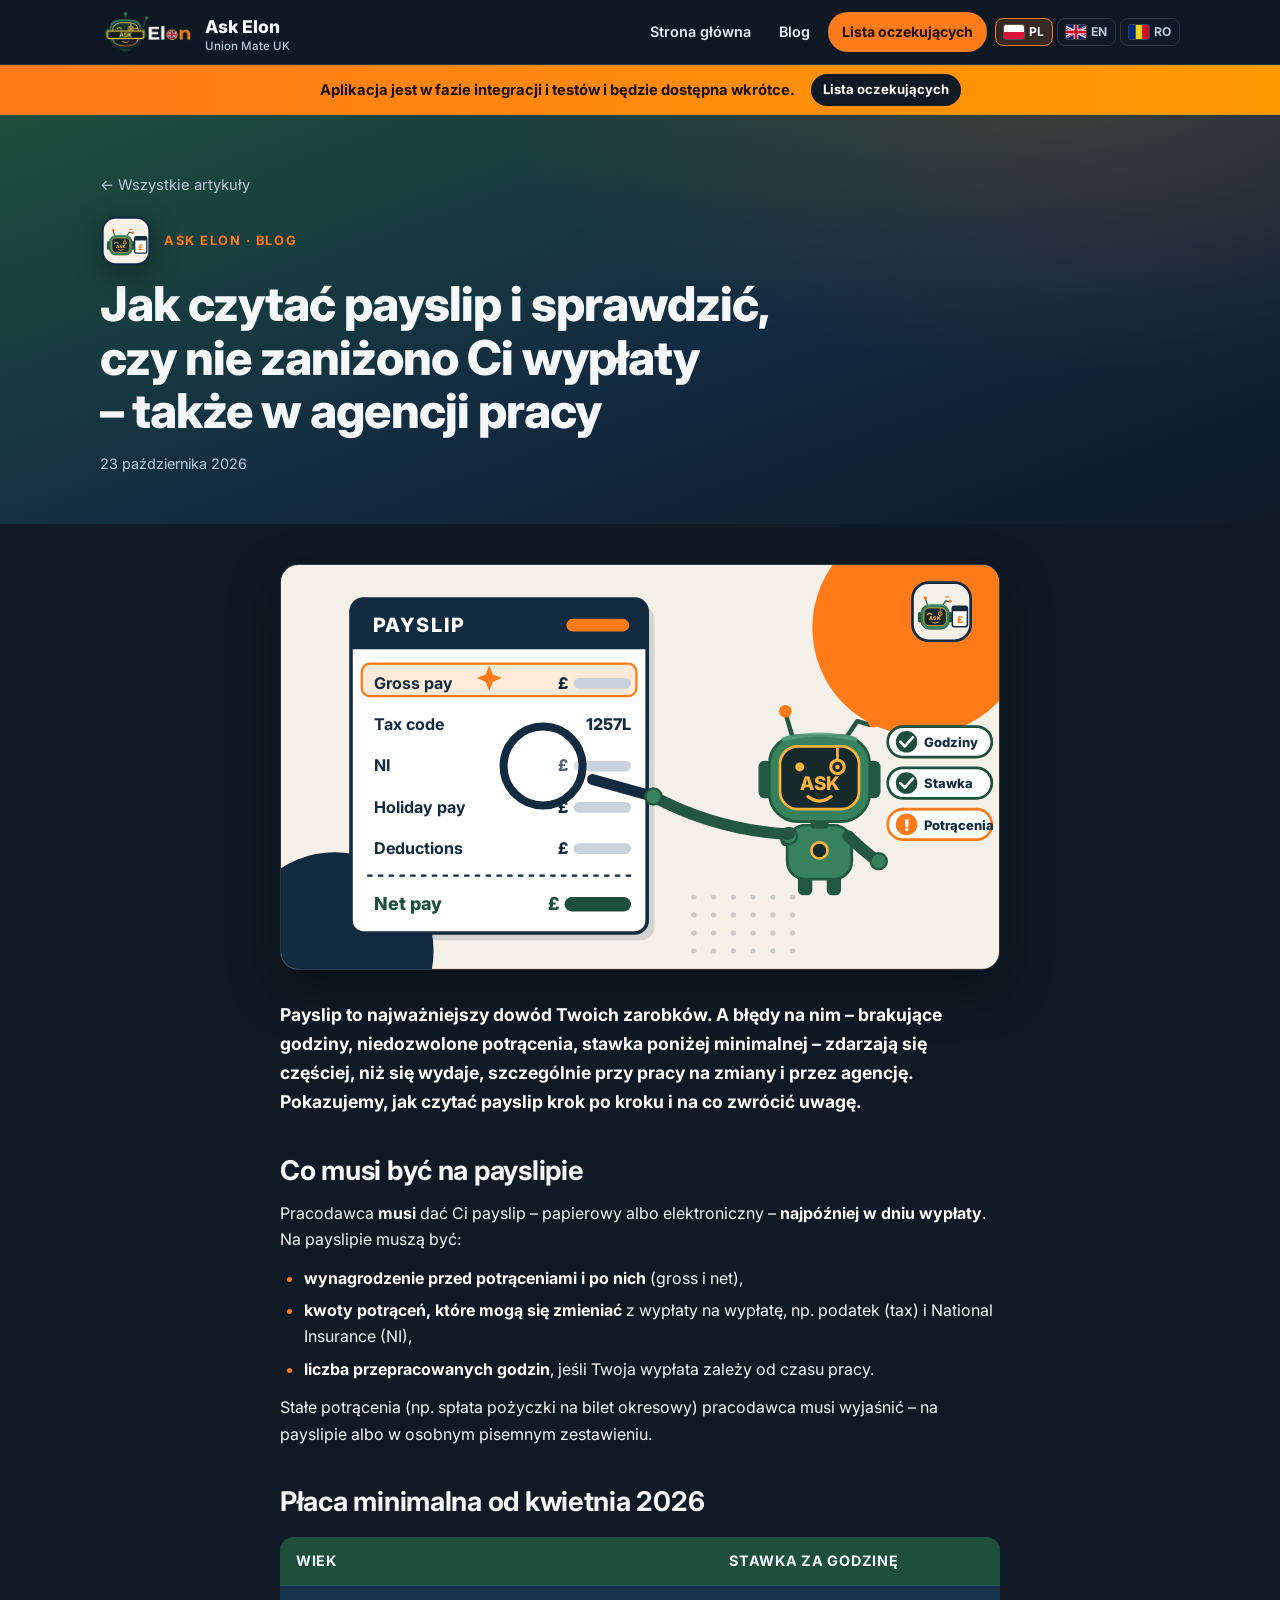
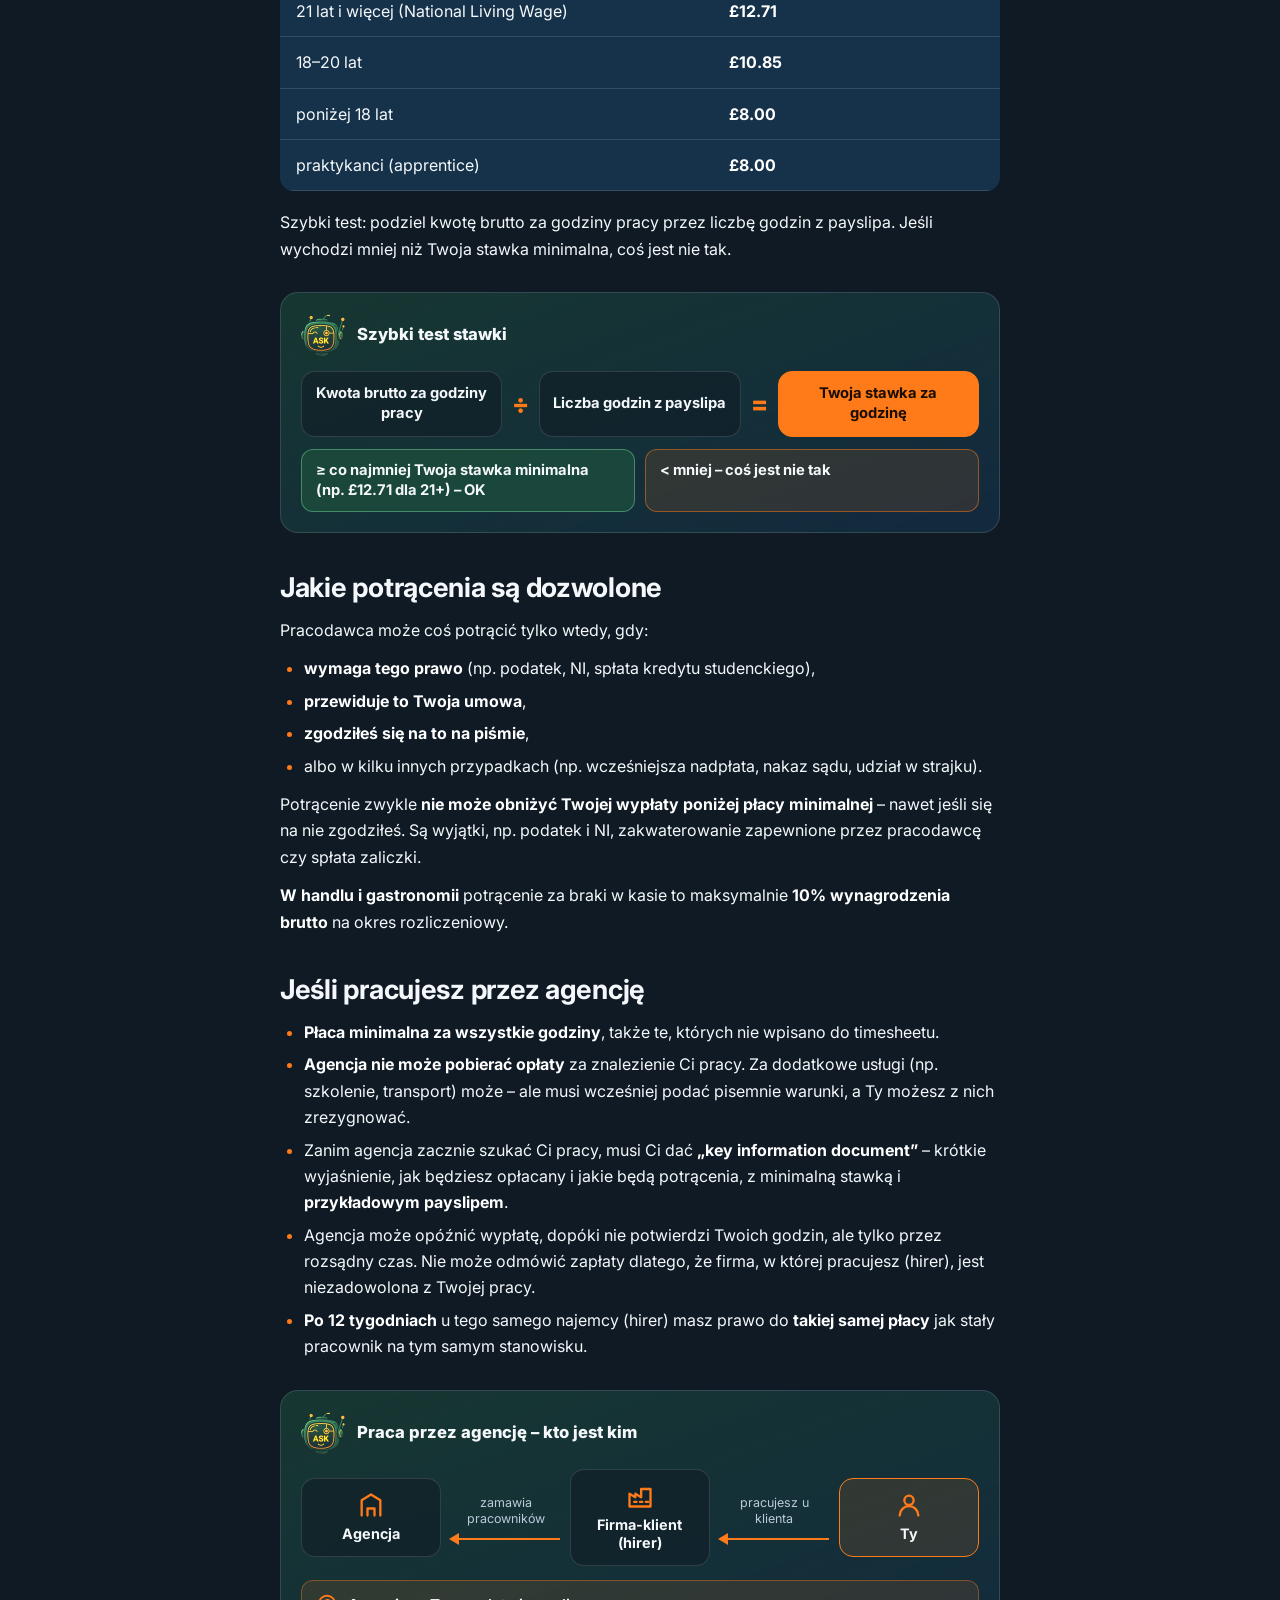
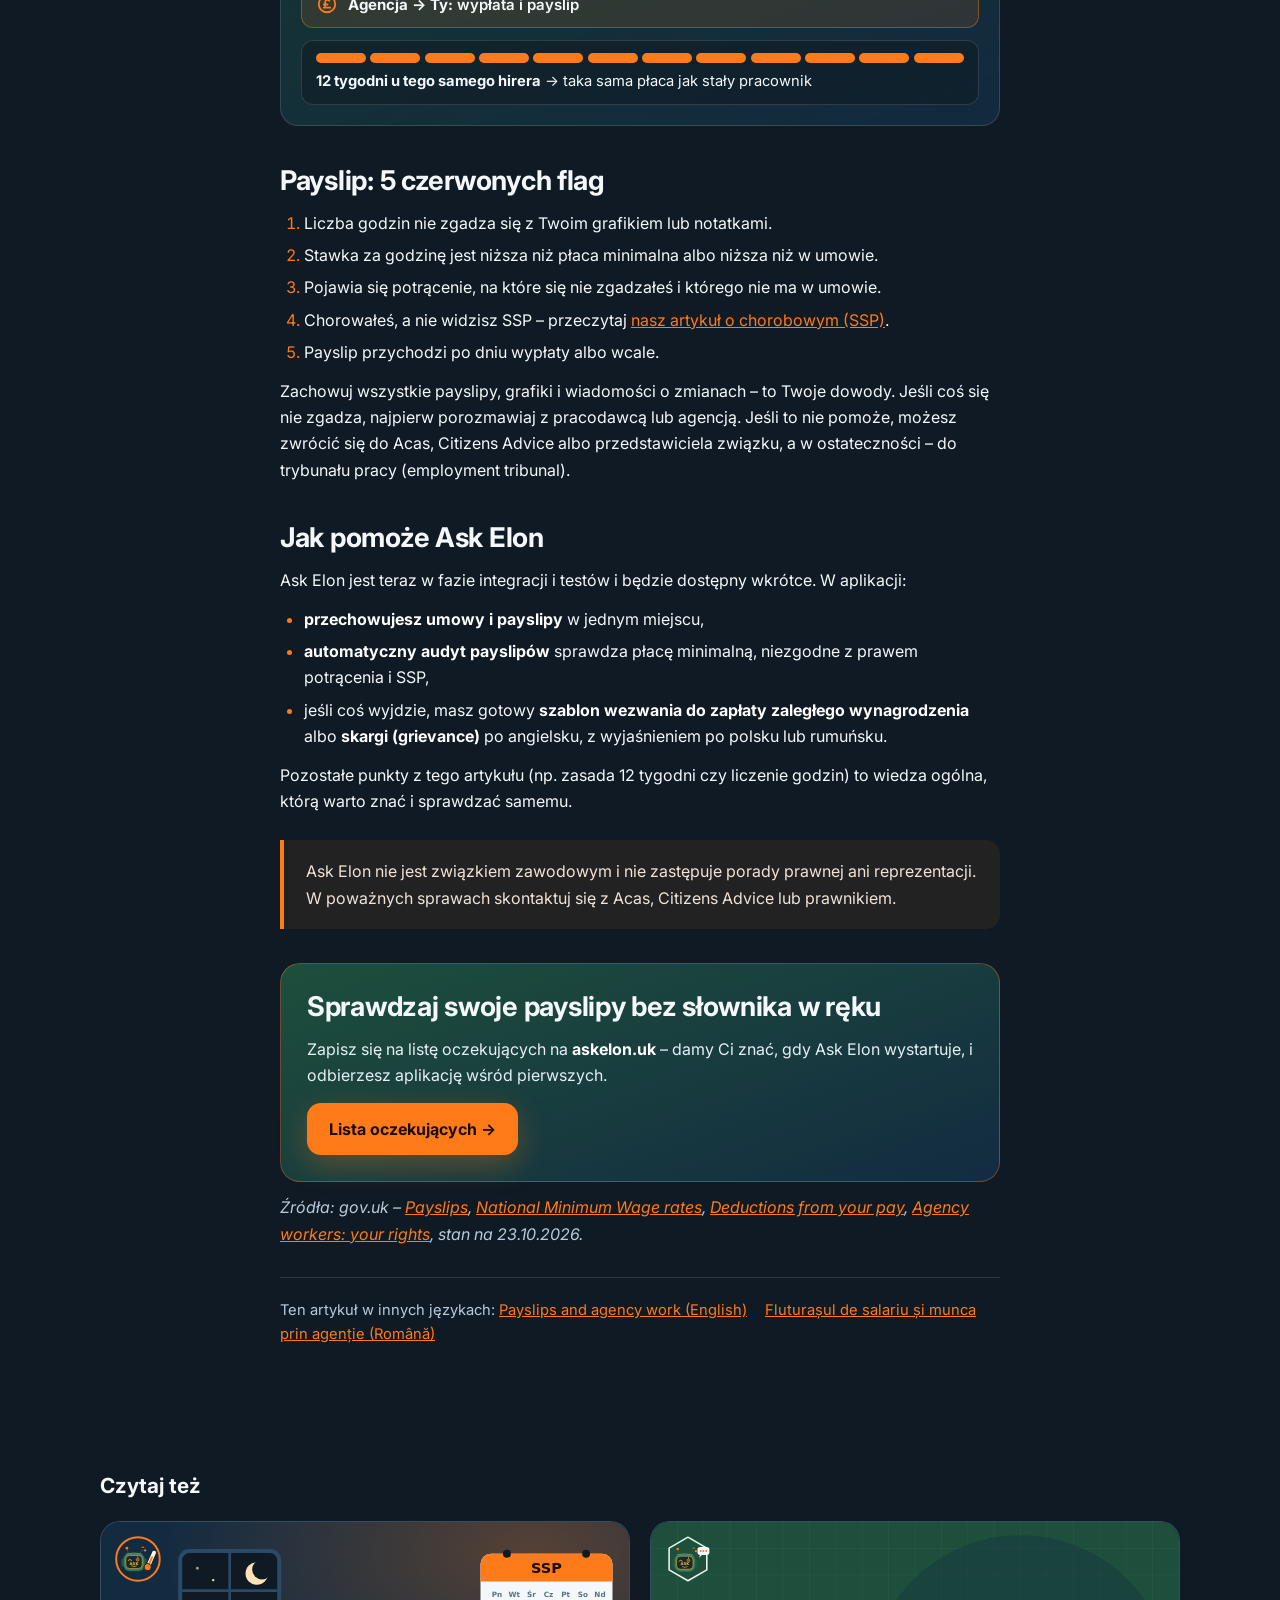
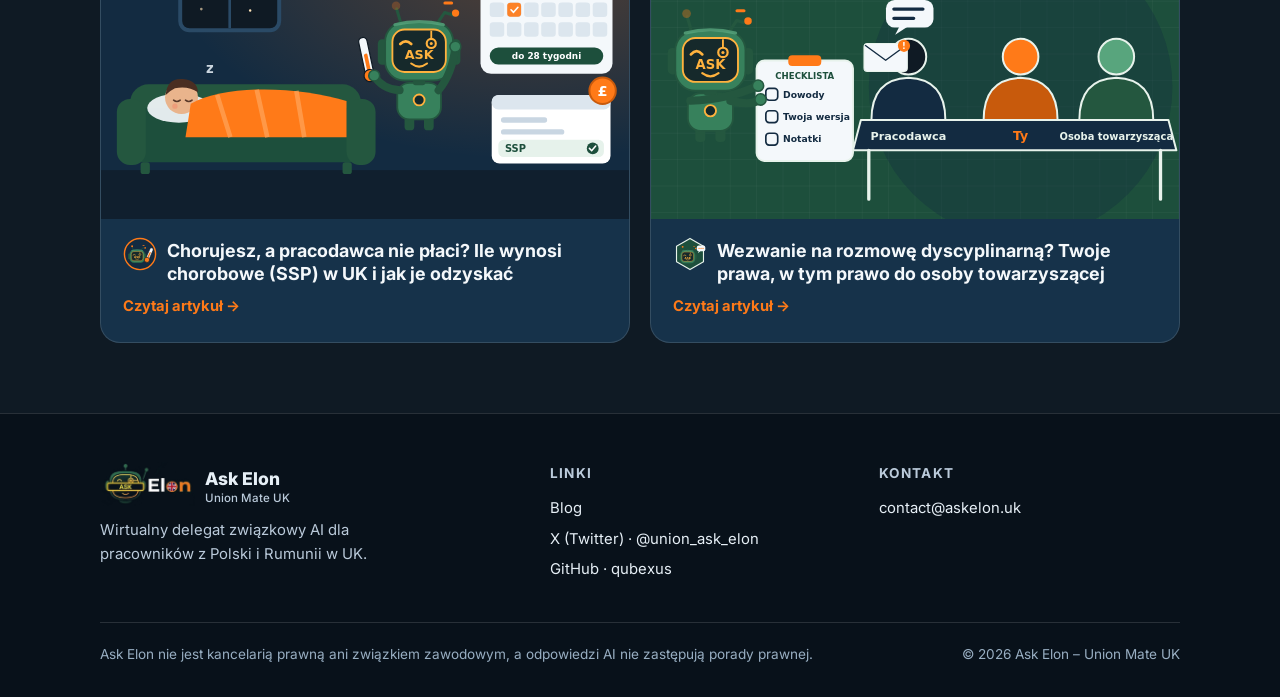
<file: blog/pl/payslip-agency.html>
<!DOCTYPE html>
<html lang="pl">
<head>
<meta charset="utf-8">
<meta name="viewport" content="width=device-width, initial-scale=1">
<title>Jak czytać payslip i sprawdzić, czy nie zaniżono Ci wypłaty – także w agencji pracy | Ask Elon</title>
<meta name="description" content="Co musi być na payslipie w UK, płaca minimalna od kwietnia 2026 (£12.71/godz.), jakie potrącenia są dozwolone i jakie prawa mają pracownicy agencyjni, w tym zasada 12 tygodni.">
<link rel="canonical" href="https://askelon.uk/blog/pl/payslip-agency.html">
<link rel="alternate" hreflang="pl" href="https://askelon.uk/blog/pl/payslip-agency.html"><link rel="alternate" hreflang="en" href="https://askelon.uk/blog/en/payslip-agency.html"><link rel="alternate" hreflang="ro" href="https://askelon.uk/blog/ro/payslip-agency.html"><link rel="alternate" hreflang="x-default" href="https://askelon.uk/blog/en/payslip-agency.html">
<meta property="og:type" content="article">
<meta property="og:site_name" content="Ask Elon – Union Mate UK">
<meta property="og:locale" content="pl_PL">
<meta property="og:title" content="Jak czytać payslip i sprawdzić, czy nie zaniżono Ci wypłaty – także w agencji pracy | Ask Elon">
<meta property="og:description" content="Co musi być na payslipie w UK, płaca minimalna od kwietnia 2026 (£12.71/godz.), jakie potrącenia są dozwolone i jakie prawa mają pracownicy agencyjni, w tym zasada 12 tygodni.">
<meta property="og:url" content="https://askelon.uk/blog/pl/payslip-agency.html">
<meta property="og:image" content="https://askelon.uk/blog/img/payslip-agency-pl.jpg">
<meta property="og:image:width" content="1600"><meta property="og:image:height" content="900">
<meta name="twitter:card" content="summary_large_image">
<meta name="twitter:site" content="@union_ask_elon">
<meta name="twitter:title" content="Jak czytać payslip i sprawdzić, czy nie zaniżono Ci wypłaty – także w agencji pracy | Ask Elon">
<meta name="twitter:description" content="Co musi być na payslipie w UK, płaca minimalna od kwietnia 2026 (£12.71/godz.), jakie potrącenia są dozwolone i jakie prawa mają pracownicy agencyjni, w tym zasada 12 tygodni.">
<meta name="twitter:image" content="https://askelon.uk/blog/img/payslip-agency-pl.jpg">
<link rel="icon" type="image/png" href="/favicon.png">
<link rel="preconnect" href="https://fonts.googleapis.com"><link rel="preconnect" href="https://fonts.gstatic.com" crossorigin>
<link href="https://fonts.googleapis.com/css2?family=Inter:wght@400;500;600;700;800&display=swap" rel="stylesheet">
<link rel="stylesheet" href="/blog/blog.css">
<script>document.documentElement.classList.add('js');setTimeout(function(){if(!window.__rv)document.documentElement.classList.remove('js')},3000)</script>
<script src="/blog/blog.js" defer></script>
<script type="application/ld+json">{"@context": "https://schema.org", "@type": "Article", "headline": "Jak czytać payslip i sprawdzić, czy nie zaniżono Ci wypłaty – także w agencji pracy", "description": "Co musi być na payslipie w UK, płaca minimalna od kwietnia 2026 (£12.71/godz.), jakie potrącenia są dozwolone i jakie prawa mają pracownicy agencyjni, w tym zasada 12 tygodni.", "inLanguage": "pl", "datePublished": "2026-10-23T18:00:00+01:00", "image": "https://askelon.uk/blog/img/payslip-agency-pl.jpg", "url": "https://askelon.uk/blog/pl/payslip-agency.html", "publisher": {"@type": "Organization", "name": "Ask Elon – Union Mate UK", "url": "https://askelon.uk"}}</script>
<meta property="article:published_time" content="2026-10-23T18:00:00+01:00">
</head>
<body>
<svg width="0" height="0" style="position:absolute" aria-hidden="true" focusable="false">
 <symbol id="f-pl" viewBox="0 0 30 20" preserveAspectRatio="none"><rect width="30" height="10" fill="#fff"/><rect y="10" width="30" height="10" fill="#DC143C"/></symbol>
 <symbol id="f-ro" viewBox="0 0 30 20" preserveAspectRatio="none"><rect width="10" height="20" fill="#002B7F"/><rect x="10" width="10" height="20" fill="#FCD116"/><rect x="20" width="10" height="20" fill="#CE1126"/></symbol>
 <symbol id="f-gb" viewBox="0 0 60 30" preserveAspectRatio="xMidYMid slice"><clipPath id="gb-s"><path d="M0,0v30h60V0z"/></clipPath><clipPath id="gb-t"><path d="M30,15h30v15zv15H0zH0V0zV0h30z"/></clipPath><g clip-path="url(#gb-s)"><path d="M0,0v30h60V0z" fill="#012169"/><path d="M0,0 60,30M60,0 0,30" stroke="#fff" stroke-width="6"/><path d="M0,0 60,30M60,0 0,30" clip-path="url(#gb-t)" stroke="#C8102E" stroke-width="4"/><path d="M30,0v30M0,15h60" stroke="#fff" stroke-width="10"/><path d="M30,0v30M0,15h60" stroke="#C8102E" stroke-width="6"/></g></symbol>
</svg>

<div class="progress" aria-hidden="true"><span></span></div>
<nav><div class="wrap">
<a class="brand" href="/?lang=pl"><img class="brand-logo" src="/logo.webp" width="400" height="185" alt="Ask Elon logo"><span>Ask Elon<small>Union Mate UK</small></span></a>
<div class="nav-links"><a class="nl hm" href="/?lang=pl">Strona główna</a><a class="nl" href="/blog/pl/">Blog</a><a class="nav-cta" href="/?lang=pl#lista">Lista oczekujących</a>
<div class="lang-sw" role="group" aria-label="Wybierz język"><a href="/blog/pl/payslip-agency.html" hreflang="pl" lang="pl" aria-current="true"><svg class="flag" aria-hidden="true" focusable="false"><use href="#f-pl"/></svg>PL</a><a href="/blog/en/payslip-agency.html" hreflang="en" lang="en"><svg class="flag" aria-hidden="true" focusable="false"><use href="#f-gb"/></svg>EN</a><a href="/blog/ro/payslip-agency.html" hreflang="ro" lang="ro"><svg class="flag" aria-hidden="true" focusable="false"><use href="#f-ro"/></svg>RO</a></div></div>
</div></nav>
<div class="build" role="status"><div class="wrap"><span>Aplikacja jest w fazie integracji i testów i będzie dostępna wkrótce.</span><a href="/?lang=pl#lista">Lista oczekujących</a></div></div><header class="hero"><div class="wrap"><a class="back" href="/blog/pl/">← Wszystkie artykuły</a><div class="eyebrow"><img class="bdg" src="/blog/img/badge-payslip-agency.svg" width="52" height="52" alt="Znak tematu: payslip i agencja">Ask Elon · Blog</div><h1>Jak czytać payslip i sprawdzić, czy nie zaniżono Ci wypłaty – także w agencji pracy</h1><p class="meta"><time datetime="2026-10-23">23 października 2026</time></p></div></header>
<main><article>
<figure class="hero-ill rv"><svg xmlns="http://www.w3.org/2000/svg" class="hero-svg" viewBox="0 0 800 450" role="img" aria-labelledby="hero-payslip-agency-pl-t"><title id="hero-payslip-agency-pl-t">Ilustracja: robot Ask Elon z lupą sprawdza payslip – kwotę brutto, kod podatkowy, NI, holiday pay, potrącenia i kwotę netto</title><style>.ps-mag{transform-origin:566px 300px;animation:ps-mag 10s ease-in-out infinite}@keyframes ps-mag{0.0%,14.0%{transform:rotate(20.71deg)}20.0%,34.0%{transform:rotate(9.91deg)}40.0%,54.0%{transform:rotate(0.00deg)}60.0%,74.0%{transform:rotate(-9.45deg)}80.0%,94.0%{transform:rotate(341.27deg)}100%{transform:rotate(20.71deg)}}.ps-hl{animation:ps-hl 10s ease-in-out infinite}@keyframes ps-hl{0.0%,14.0%{transform:translateY(0px)}20.0%,34.0%{transform:translateY(46px)}40.0%,54.0%{transform:translateY(92px)}60.0%,74.0%{transform:translateY(138px)}80.0%,94.0%{transform:translateY(184px)}100%{transform:translateY(0)}}.ps-c0{transform-box:fill-box;transform-origin:left center;animation:ps-c0 10s ease-out infinite}@keyframes ps-c0{0%,8%{opacity:0;transform:translateX(14px)}14%,92%{opacity:1;transform:none}100%{opacity:0}}.ps-c1{transform-box:fill-box;transform-origin:left center;animation:ps-c1 10s ease-out infinite}@keyframes ps-c1{0%,26%{opacity:0;transform:translateX(14px)}32%,92%{opacity:1;transform:none}100%{opacity:0}}.ps-c2{transform-box:fill-box;transform-origin:left center;animation:ps-c2 10s ease-out infinite}@keyframes ps-c2{0%,44%{opacity:0;transform:translateX(14px)}50%,92%{opacity:1;transform:none}100%{opacity:0}}.ps-ant{animation:ps-bl 1.4s ease-in-out infinite}@keyframes ps-bl{50%{opacity:.35}}.ps-sp{transform-box:fill-box;transform-origin:center;animation:ps-sp 2.5s ease-in-out infinite}@keyframes ps-sp{0%,100%{transform:scale(.6);opacity:.3}50%{transform:scale(1.15);opacity:1}}@media (prefers-reduced-motion:reduce){*{animation:none!important}}</style><rect width="800" height="450" fill="#F6F1E8"/><circle cx="712" cy="70" r="120" fill="#FF7A18"/><circle cx="60" cy="430" r="110" fill="#132B41"/><circle cx="460" cy="370" r="3" fill="#132B41" opacity=".18"/><circle cx="482" cy="370" r="3" fill="#132B41" opacity=".18"/><circle cx="504" cy="370" r="3" fill="#132B41" opacity=".18"/><circle cx="526" cy="370" r="3" fill="#132B41" opacity=".18"/><circle cx="548" cy="370" r="3" fill="#132B41" opacity=".18"/><circle cx="570" cy="370" r="3" fill="#132B41" opacity=".18"/><circle cx="460" cy="390" r="3" fill="#132B41" opacity=".18"/><circle cx="482" cy="390" r="3" fill="#132B41" opacity=".18"/><circle cx="504" cy="390" r="3" fill="#132B41" opacity=".18"/><circle cx="526" cy="390" r="3" fill="#132B41" opacity=".18"/><circle cx="548" cy="390" r="3" fill="#132B41" opacity=".18"/><circle cx="570" cy="390" r="3" fill="#132B41" opacity=".18"/><circle cx="460" cy="410" r="3" fill="#132B41" opacity=".18"/><circle cx="482" cy="410" r="3" fill="#132B41" opacity=".18"/><circle cx="504" cy="410" r="3" fill="#132B41" opacity=".18"/><circle cx="526" cy="410" r="3" fill="#132B41" opacity=".18"/><circle cx="548" cy="410" r="3" fill="#132B41" opacity=".18"/><circle cx="570" cy="410" r="3" fill="#132B41" opacity=".18"/><circle cx="460" cy="430" r="3" fill="#132B41" opacity=".18"/><circle cx="482" cy="430" r="3" fill="#132B41" opacity=".18"/><circle cx="504" cy="430" r="3" fill="#132B41" opacity=".18"/><circle cx="526" cy="430" r="3" fill="#132B41" opacity=".18"/><circle cx="548" cy="430" r="3" fill="#132B41" opacity=".18"/><circle cx="570" cy="430" r="3" fill="#132B41" opacity=".18"/>
<rect x="86" y="46" width="330" height="372" rx="14" fill="#132B41" opacity=".15"/>
<rect x="78" y="38" width="330" height="372" rx="14" fill="#fff" stroke="#132B41" stroke-width="4"/>
<path d="M78,94 V52 a14,14 0 0 1 14,-14 h302 a14,14 0 0 1 14,14 V94z" fill="#132B41"/>
<text x="102" y="75" font-family="Inter,system-ui,-apple-system,Segoe UI,Arial,sans-serif" font-size="22" font-weight="800" fill="#fff" letter-spacing="2">PAYSLIP</text><rect x="318" y="60" width="70" height="14" rx="7" fill="#FF7A18"/>
<rect class="ps-hl" x="90" y="110" width="306" height="36" rx="9" fill="#FF7A18" fill-opacity=".16" stroke="#FF7A18" stroke-width="2.5"/>
<text x="104" y="138" font-family="Inter,system-ui,-apple-system,Segoe UI,Arial,sans-serif" font-size="18" font-weight="700" fill="#132B41">Gross pay</text><text x="320" y="138" text-anchor="end" font-family="Inter,system-ui,-apple-system,Segoe UI,Arial,sans-serif" font-size="18" font-weight="800" fill="#132B41">£</text><rect x="326" y="126" width="64" height="12" rx="6" fill="#C9D3DD"/><text x="104" y="184" font-family="Inter,system-ui,-apple-system,Segoe UI,Arial,sans-serif" font-size="18" font-weight="700" fill="#132B41">Tax code</text><text x="390" y="184" text-anchor="end" font-family="Inter,system-ui,-apple-system,Segoe UI,Arial,sans-serif" font-size="18" font-weight="800" fill="#132B41">1257L</text><text x="104" y="230" font-family="Inter,system-ui,-apple-system,Segoe UI,Arial,sans-serif" font-size="18" font-weight="700" fill="#132B41">NI</text><text x="320" y="230" text-anchor="end" font-family="Inter,system-ui,-apple-system,Segoe UI,Arial,sans-serif" font-size="18" font-weight="800" fill="#132B41">£</text><rect x="326" y="218" width="64" height="12" rx="6" fill="#C9D3DD"/><text x="104" y="276" font-family="Inter,system-ui,-apple-system,Segoe UI,Arial,sans-serif" font-size="18" font-weight="700" fill="#132B41">Holiday pay</text><text x="320" y="276" text-anchor="end" font-family="Inter,system-ui,-apple-system,Segoe UI,Arial,sans-serif" font-size="18" font-weight="800" fill="#132B41">£</text><rect x="326" y="264" width="64" height="12" rx="6" fill="#C9D3DD"/><text x="104" y="322" font-family="Inter,system-ui,-apple-system,Segoe UI,Arial,sans-serif" font-size="18" font-weight="700" fill="#132B41">Deductions</text><text x="320" y="322" text-anchor="end" font-family="Inter,system-ui,-apple-system,Segoe UI,Arial,sans-serif" font-size="18" font-weight="800" fill="#132B41">£</text><rect x="326" y="310" width="64" height="12" rx="6" fill="#C9D3DD"/>
<path d="M96,346 H390" stroke="#132B41" stroke-width="2.5" stroke-dasharray="6 6"/>
<text x="104" y="384" font-family="Inter,system-ui,-apple-system,Segoe UI,Arial,sans-serif" font-size="20" font-weight="800" fill="#1D4F3C">Net pay</text><text x="310" y="384" text-anchor="end" font-family="Inter,system-ui,-apple-system,Segoe UI,Arial,sans-serif" font-size="20" font-weight="800" fill="#1D4F3C">£</text><rect x="316" y="370" width="74" height="16" rx="8" fill="#1D4F3C"/>
<g transform="translate(600,238)"><g class="ps-robot">
<rect x="-24" y="104" width="16" height="26" rx="6" fill="#24573F"/><rect x="8" y="104" width="16" height="26" rx="6" fill="#24573F"/>
<rect x="-36" y="52" width="72" height="60" rx="20" fill="#37815C" stroke="#24573F" stroke-width="3"/>
<circle class="ps-core" cx="0" cy="80" r="9" fill="#16292B" stroke="#FFB23E" stroke-width="3"/>
<rect x="-10" y="44" width="20" height="12" rx="4" fill="#24573F"/>
<g class="ps-head">
<path d="M-30,-46 L-37,-70" stroke="#24573F" stroke-width="5" stroke-linecap="round"/><circle class="ps-ant" cx="-38" cy="-75" r="7" fill="#FF7A18"/>
<path d="M30,-46 L42,-64 L56,-60" stroke="#24573F" stroke-width="5" fill="none" stroke-linecap="round" stroke-linejoin="round"/><circle cx="60" cy="-63" r="6" fill="#FF7A18"/><rect x="40" y="-82" width="16" height="5" rx="2.5" fill="#FF7A18"/>
<rect x="-68" y="-20" width="16" height="42" rx="7" fill="#24573F"/><rect x="52" y="-20" width="16" height="42" rx="7" fill="#24573F"/>
<rect x="-56" y="-48" width="112" height="96" rx="32" fill="#37815C" stroke="#24573F" stroke-width="3"/>
<path d="M-40,-44 Q0,-54 40,-44" stroke="#58A57D" stroke-width="5" fill="none" stroke-linecap="round" opacity=".8"/>
<rect x="-44" y="-36" width="88" height="70" rx="20" fill="#16292B" stroke="#FFB23E" stroke-width="3"/>
<circle cx="-22" cy="-13" r="5" fill="#FFB23E"/><circle cx="20" cy="-13" r="7.5" stroke="#FFB23E" stroke-width="3.5" fill="none"/><circle cx="20" cy="-13" r="2.5" fill="#FFB23E"/><path d="M20,-21 V-34" stroke="#FFB23E" stroke-width="3"/>
<text x="0" y="13" text-anchor="middle" font-family="Inter,system-ui,-apple-system,Segoe UI,Arial,sans-serif" font-size="21" font-weight="800" fill="#FFB23E">ASK</text>
<path d="M-13,20 q13,10 26,0" stroke="#FFB23E" stroke-width="3.5" fill="none" stroke-linecap="round"/>
</g>
<g class=""><path d="M-32,64 Q-41.0,74.0 -34,64" stroke="#24573F" stroke-width="13" fill="none" stroke-linecap="round"/><circle cx="-34" cy="64" r="9" fill="#37815C" stroke="#24573F" stroke-width="2.5"/></g><g class=""><path d="M32,64 Q57.0,88.0 66,92" stroke="#24573F" stroke-width="13" fill="none" stroke-linecap="round"/><circle cx="66" cy="92" r="9" fill="#37815C" stroke="#24573F" stroke-width="2.5"/></g>
</g></g>
<g class="ps-mag"><path d="M566,300 Q484.65,295.1 415,258" stroke="#24573F" stroke-width="13" fill="none" stroke-linecap="round"/><path d="M415,258 L347,239" stroke="#132B41" stroke-width="12" stroke-linecap="round"/><circle cx="292" cy="224" r="44" fill="#FFFFFF" fill-opacity=".28" stroke="#132B41" stroke-width="9"/><path d="M268,204 q10,-14 26,-14" stroke="#fff" stroke-width="5" fill="none" stroke-linecap="round"/><circle cx="415" cy="258" r="9" fill="#37815C" stroke="#24573F" stroke-width="2.5"/></g>
<g class="ps-sp" fill="#FF7A18"><path d="M232,112 l4,10 l10,4 l-10,4 l-4,10 l-4,-10 l-10,-4 l10,-4z"/></g>
<g class="ps-c0"><rect x="676" y="180" width="116" height="34" rx="17" fill="#fff" stroke="#1D4F3C" stroke-width="3"/><circle cx="697" cy="197" r="12" fill="#1D4F3C"/><path d="M690,197 l5,5 l9,-10" stroke="#fff" stroke-width="3" fill="none" stroke-linecap="round" stroke-linejoin="round"/><text x="716" y="203" font-family="Inter,system-ui,-apple-system,Segoe UI,Arial,sans-serif" font-size="14.5" font-weight="800" fill="#132B41">Godziny</text></g><g class="ps-c1"><rect x="676" y="226" width="116" height="34" rx="17" fill="#fff" stroke="#1D4F3C" stroke-width="3"/><circle cx="697" cy="243" r="12" fill="#1D4F3C"/><path d="M690,243 l5,5 l9,-10" stroke="#fff" stroke-width="3" fill="none" stroke-linecap="round" stroke-linejoin="round"/><text x="716" y="249" font-family="Inter,system-ui,-apple-system,Segoe UI,Arial,sans-serif" font-size="14.5" font-weight="800" fill="#132B41">Stawka</text></g><g class="ps-c2"><rect x="676" y="272" width="116" height="34" rx="17" fill="#fff" stroke="#FF7A18" stroke-width="3"/><circle cx="697" cy="289" r="12" fill="#FF7A18"/><text x="697" y="296" text-anchor="middle" font-family="Inter,system-ui,-apple-system,Segoe UI,Arial,sans-serif" font-size="18" font-weight="900" fill="#fff">!</text><text x="716" y="295" font-family="Inter,system-ui,-apple-system,Segoe UI,Arial,sans-serif" font-size="14.5" font-weight="800" fill="#132B41">Potrącenia</text></g>
<g transform="translate(700,16) scale(.6)"><rect x="6" y="6" width="108" height="108" rx="30" fill="#F6F1E8" stroke="#132B41" stroke-width="5"/><g transform="translate(48,70) scale(.47)"><g class="head">
<path d="M-30,-46 L-37,-70" stroke="#24573F" stroke-width="5" stroke-linecap="round"/><circle class="ant" cx="-38" cy="-75" r="7" fill="#FF7A18"/>
<path d="M30,-46 L42,-64 L56,-60" stroke="#24573F" stroke-width="5" fill="none" stroke-linecap="round" stroke-linejoin="round"/><circle cx="60" cy="-63" r="6" fill="#FF7A18"/><rect x="40" y="-82" width="16" height="5" rx="2.5" fill="#FF7A18"/>
<rect x="-68" y="-20" width="16" height="42" rx="7" fill="#24573F"/><rect x="52" y="-20" width="16" height="42" rx="7" fill="#24573F"/>
<rect x="-56" y="-48" width="112" height="96" rx="32" fill="#37815C" stroke="#24573F" stroke-width="3"/>
<path d="M-40,-44 Q0,-54 40,-44" stroke="#58A57D" stroke-width="5" fill="none" stroke-linecap="round" opacity=".8"/>
<rect x="-44" y="-36" width="88" height="70" rx="20" fill="#16292B" stroke="#FFB23E" stroke-width="3"/>
<path d="M-31,-10 q9,-10 18,0" stroke="#FFB23E" stroke-width="4.5" fill="none" stroke-linecap="round"/><circle cx="20" cy="-13" r="7.5" stroke="#FFB23E" stroke-width="3.5" fill="none"/><circle cx="20" cy="-13" r="2.5" fill="#FFB23E"/><path d="M20,-21 V-34" stroke="#FFB23E" stroke-width="3"/>
<text x="0" y="13" text-anchor="middle" font-family="Inter,system-ui,-apple-system,Segoe UI,Arial,sans-serif" font-size="21" font-weight="800" fill="#FFB23E">ASK</text>
<path d="M-13,20 q13,10 26,0" stroke="#FFB23E" stroke-width="3.5" fill="none" stroke-linecap="round"/>
</g></g><g transform="translate(80,50)"><rect x="0" y="0" width="28" height="38" rx="4" fill="#fff" stroke="#132B41" stroke-width="3"/><rect x="0" y="0" width="28" height="9" rx="3" fill="#132B41"/><text x="14" y="31" text-anchor="middle" font-family="Inter,system-ui,-apple-system,Segoe UI,Arial,sans-serif" font-size="18" font-weight="800" fill="#FF7A18">£</text></g></g></svg></figure>
<p class="lead"><strong>Payslip to najważniejszy dowód Twoich zarobków. A błędy na nim – brakujące godziny, niedozwolone potrącenia, stawka poniżej minimalnej – zdarzają się częściej, niż się wydaje, szczególnie przy pracy na zmiany i przez agencję. Pokazujemy, jak czytać payslip krok po kroku i na co zwrócić uwagę.</strong></p>
<h2 class="rv">Co musi być na payslipie</h2>
<p>Pracodawca <strong>musi</strong> dać Ci payslip – papierowy albo elektroniczny – <strong>najpóźniej w dniu wypłaty</strong>. Na payslipie muszą być:</p>
<ul>
<li><strong>wynagrodzenie przed potrąceniami i po nich</strong> (gross i net),</li>
<li><strong>kwoty potrąceń, które mogą się zmieniać</strong> z wypłaty na wypłatę, np. podatek (tax) i National Insurance (NI),</li>
<li><strong>liczba przepracowanych godzin</strong>, jeśli Twoja wypłata zależy od czasu pracy.</li>
</ul>
<p>Stałe potrącenia (np. spłata pożyczki na bilet okresowy) pracodawca musi wyjaśnić – na payslipie albo w osobnym pisemnym zestawieniu.</p>
<h2 class="rv">Płaca minimalna od kwietnia 2026</h2>
<table class="rv">
<thead>
<tr>
<th>Wiek</th>
<th>Stawka za godzinę</th>
</tr>
</thead>
<tbody>
<tr>
<td>21 lat i więcej (National Living Wage)</td>
<td><strong>£12.71</strong></td>
</tr>
<tr>
<td>18–20 lat</td>
<td><strong>£10.85</strong></td>
</tr>
<tr>
<td>poniżej 18 lat</td>
<td><strong>£8.00</strong></td>
</tr>
<tr>
<td>praktykanci (apprentice)</td>
<td><strong>£8.00</strong></td>
</tr>
</tbody>
</table>
<p>Szybki test: podziel kwotę brutto za godziny pracy przez liczbę godzin z payslipa. Jeśli wychodzi mniej niż Twoja stawka minimalna, coś jest nie tak.</p>
<figure class="ill ill-qt rv" aria-label="Szybki test stawki"><figcaption><img class="ill-bot" src="/blog/img/robot-guide.png" width="44" height="44" alt="" loading="lazy" decoding="async"><span>Szybki test stawki</span></figcaption><div class="qt"><div class="qt-b" style="--d:0">Kwota brutto za godziny pracy</div><div class="qt-op">÷</div><div class="qt-b" style="--d:1">Liczba godzin z payslipa</div><div class="qt-op">=</div><div class="qt-b qt-r" style="--d:2">Twoja stawka za godzinę</div></div><div class="qt-o"><p class="ok" style="--d:3">≥ co najmniej Twoja stawka minimalna (np. £12.71 dla 21+) – OK</p><p class="bad" style="--d:4">&lt; mniej – coś jest nie tak</p></div></figure>
<h2 class="rv">Jakie potrącenia są dozwolone</h2>
<p>Pracodawca może coś potrącić tylko wtedy, gdy:</p>
<ul>
<li><strong>wymaga tego prawo</strong> (np. podatek, NI, spłata kredytu studenckiego),</li>
<li><strong>przewiduje to Twoja umowa</strong>,</li>
<li><strong>zgodziłeś się na to na piśmie</strong>,</li>
<li>albo w kilku innych przypadkach (np. wcześniejsza nadpłata, nakaz sądu, udział w strajku).</li>
</ul>
<p>Potrącenie zwykle <strong>nie może obniżyć Twojej wypłaty poniżej płacy minimalnej</strong> – nawet jeśli się na nie zgodziłeś. Są wyjątki, np. podatek i NI, zakwaterowanie zapewnione przez pracodawcę czy spłata zaliczki.</p>
<p><strong>W handlu i gastronomii</strong> potrącenie za braki w kasie to maksymalnie <strong>10% wynagrodzenia brutto</strong> na okres rozliczeniowy.</p>
<h2 class="rv">Jeśli pracujesz przez agencję</h2>
<ul>
<li><strong>Płaca minimalna za wszystkie godziny</strong>, także te, których nie wpisano do timesheetu.</li>
<li><strong>Agencja nie może pobierać opłaty</strong> za znalezienie Ci pracy. Za dodatkowe usługi (np. szkolenie, transport) może – ale musi wcześniej podać pisemnie warunki, a Ty możesz z nich zrezygnować.</li>
<li>Zanim agencja zacznie szukać Ci pracy, musi Ci dać <strong>„key information document”</strong> – krótkie wyjaśnienie, jak będziesz opłacany i jakie będą potrącenia, z minimalną stawką i <strong>przykładowym payslipem</strong>.</li>
<li>Agencja może opóźnić wypłatę, dopóki nie potwierdzi Twoich godzin, ale tylko przez rozsądny czas. Nie może odmówić zapłaty dlatego, że firma, w której pracujesz (hirer), jest niezadowolona z Twojej pracy.</li>
<li><strong>Po 12 tygodniach</strong> u tego samego najemcy (hirer) masz prawo do <strong>takiej samej płacy</strong> jak stały pracownik na tym samym stanowisku.</li>
</ul>
<figure class="ill ill-fl rv" aria-label="Praca przez agencję – kto jest kim"><figcaption><img class="ill-bot" src="/blog/img/robot-guide.png" width="44" height="44" alt="" loading="lazy" decoding="async"><span>Praca przez agencję – kto jest kim</span></figcaption><div class="fl">
<div class="fl-n" style="--d:0"><svg class="i" viewBox="0 0 24 24" aria-hidden="true" focusable="false" fill="none" stroke="currentColor" stroke-width="2" stroke-linecap="round" stroke-linejoin="round"><path d="M4 21V8l8-5 8 5v13"/><path d="M9 21v-6h6v6"/></svg><b>Agencja</b></div><div class="fl-a" style="--d:1"><span>zamawia pracowników</span></div>
<div class="fl-n" style="--d:2"><svg class="i" viewBox="0 0 24 24" aria-hidden="true" focusable="false" fill="none" stroke="currentColor" stroke-width="2" stroke-linecap="round" stroke-linejoin="round"><path d="M3 21V10l5 3V10l5 3V6h8v15z"/><path d="M7 17h2M12 17h2M17 17h2"/></svg><b>Firma-klient (hirer)</b></div><div class="fl-a fl-a2" style="--d:3"><span>pracujesz u klienta</span></div>
<div class="fl-n fl-you" style="--d:4"><svg class="i" viewBox="0 0 24 24" aria-hidden="true" focusable="false" fill="none" stroke="currentColor" stroke-width="2" stroke-linecap="round" stroke-linejoin="round"><circle cx="12" cy="8" r="4"/><path d="M4 21a8 8 0 0 1 16 0"/></svg><b>Ty</b></div></div>
<p class="fl-pay"><svg class="i" viewBox="0 0 24 24" aria-hidden="true" focusable="false" fill="none" stroke="currentColor" stroke-width="2" stroke-linecap="round" stroke-linejoin="round"><circle cx="12" cy="12" r="9"/><path d="M14.5 8.5a2.5 2.5 0 0 0-4.5 1.5v5M8.5 12.5h4M8.5 16h7"/></svg><span><b>Agencja → Ty:</b> wypłata i payslip</span></p>
<div class="weeks"><div class="wk-bar" aria-hidden="true"><i style="--w:0"></i><i style="--w:1"></i><i style="--w:2"></i><i style="--w:3"></i><i style="--w:4"></i><i style="--w:5"></i><i style="--w:6"></i><i style="--w:7"></i><i style="--w:8"></i><i style="--w:9"></i><i style="--w:10"></i><i style="--w:11"></i></div><p><b>12 tygodni u tego samego hirera</b> → taka sama płaca jak stały pracownik</p></div></figure>
<h2 class="rv">Payslip: 5 czerwonych flag</h2>
<ol>
<li>Liczba godzin nie zgadza się z Twoim grafikiem lub notatkami.</li>
<li>Stawka za godzinę jest niższa niż płaca minimalna albo niższa niż w umowie.</li>
<li>Pojawia się potrącenie, na które się nie zgadzałeś i którego nie ma w umowie.</li>
<li>Chorowałeś, a nie widzisz SSP – przeczytaj <a href="ssp.html">nasz artykuł o chorobowym (SSP)</a>.</li>
<li>Payslip przychodzi po dniu wypłaty albo wcale.</li>
</ol>
<p>Zachowuj wszystkie payslipy, grafiki i wiadomości o zmianach – to Twoje dowody. Jeśli coś się nie zgadza, najpierw porozmawiaj z pracodawcą lub agencją. Jeśli to nie pomoże, możesz zwrócić się do Acas, Citizens Advice albo przedstawiciela związku, a w ostateczności – do trybunału pracy (employment tribunal).</p>
<h2 class="rv">Jak pomoże Ask Elon</h2>
<p>Ask Elon jest teraz w fazie integracji i testów i będzie dostępny wkrótce. W aplikacji:</p>
<ul>
<li><strong>przechowujesz umowy i payslipy</strong> w jednym miejscu,</li>
<li><strong>automatyczny audyt payslipów</strong> sprawdza płacę minimalną, niezgodne z prawem potrącenia i SSP,</li>
<li>jeśli coś wyjdzie, masz gotowy <strong>szablon wezwania do zapłaty zaległego wynagrodzenia</strong> albo <strong>skargi (grievance)</strong> po angielsku, z wyjaśnieniem po polsku lub rumuńsku.</li>
</ul>
<p>Pozostałe punkty z tego artykułu (np. zasada 12 tygodni czy liczenie godzin) to wiedza ogólna, którą warto znać i sprawdzać samemu.</p>
<blockquote class="rv">
<p>Ask Elon nie jest związkiem zawodowym i nie zastępuje porady prawnej ani reprezentacji. W poważnych sprawach skontaktuj się z Acas, Citizens Advice lub prawnikiem.</p>
</blockquote>
<section class="cta-box rv" aria-label="Sprawdzaj swoje payslipy bez słownika w ręku"><h2 style="margin-top:0">Sprawdzaj swoje payslipy bez słownika w ręku</h2><p>Zapisz się na listę oczekujących na <strong>askelon.uk</strong> – damy Ci znać, gdy Ask Elon wystartuje, i odbierzesz aplikację wśród pierwszych.</p><a class="btn" href="/?lang=pl#lista">Lista oczekujących →</a></section><p><em>Źródła: gov.uk – <a href="https://www.gov.uk/payslips">Payslips</a>, <a href="https://www.gov.uk/national-minimum-wage-rates">National Minimum Wage rates</a>, <a href="https://www.gov.uk/understanding-your-pay/deductions-from-your-pay">Deductions from your pay</a>, <a href="https://www.gov.uk/agency-workers-your-rights">Agency workers: your rights</a>, stan na 23.10.2026.</em></p>
<p class="alt">Ten artykuł w innych językach: <a href="/blog/en/payslip-agency.html" hreflang="en" lang="en">Payslips and agency work (English)</a> <a href="/blog/ro/payslip-agency.html" hreflang="ro" lang="ro">Fluturașul de salariu și munca prin agenție (Română)</a></p>
</article>
<div class="wrap"><h2 class="lang-h">Czytaj też</h2><div class="list" style="grid-template-columns:repeat(2,1fr)"><a class="post rv" href="/blog/pl/ssp.html"><span class="thumb"><img src="/blog/img/hero-ssp-pl.svg" width="800" height="450" alt="" loading="lazy" decoding="async"></span><div><h3 class="tt"><img class="bdg" src="/blog/img/badge-ssp.svg" width="34" height="34" alt="">Chorujesz, a pracodawca nie płaci? Ile wynosi chorobowe (SSP) w UK i jak je odzyskać</h3><span class="go">Czytaj artykuł →</span></div></a><a class="post rv" href="/blog/pl/disciplinary-hearing.html"><span class="thumb"><img src="/blog/img/hero-disciplinary-hearing-pl.svg" width="800" height="450" alt="" loading="lazy" decoding="async"></span><div><h3 class="tt"><img class="bdg" src="/blog/img/badge-disciplinary-hearing.svg" width="34" height="34" alt="">Wezwanie na rozmowę dyscyplinarną? Twoje prawa, w tym prawo do osoby towarzyszącej</h3><span class="go">Czytaj artykuł →</span></div></a></div></div>
</main>
<footer id="kontakt"><div class="wrap"><div class="foot">
<div><a class="brand" href="/"><img class="brand-logo" src="/logo.webp" width="400" height="185" alt="Ask Elon logo"><span>Ask Elon<small>Union Mate UK</small></span></a>
<p style="color:var(--muted);margin-top:12px;max-width:340px">Wirtualny delegat związkowy AI dla pracowników z Polski i Rumunii w UK.</p></div>
<div><h4>Linki</h4><ul>
<li><a href="/blog/pl/">Blog</a></li>
<li><a href="https://x.com/union_ask_elon" target="_blank" rel="noopener">X (Twitter) · @union_ask_elon</a></li>
<li><a href="https://github.com/qubexus" target="_blank" rel="noopener">GitHub · qubexus</a></li></ul></div>
<div><h4>Kontakt</h4><ul><li><a href="mailto:contact@askelon.uk">contact@askelon.uk</a></li></ul></div>
</div><div class="disclaimer"><span>Ask Elon nie jest kancelarią prawną ani związkiem zawodowym, a odpowiedzi AI nie zastępują porady prawnej.</span><span>© 2026 Ask Elon – Union Mate UK</span></div></div></footer>
</body>
</html>
</file>
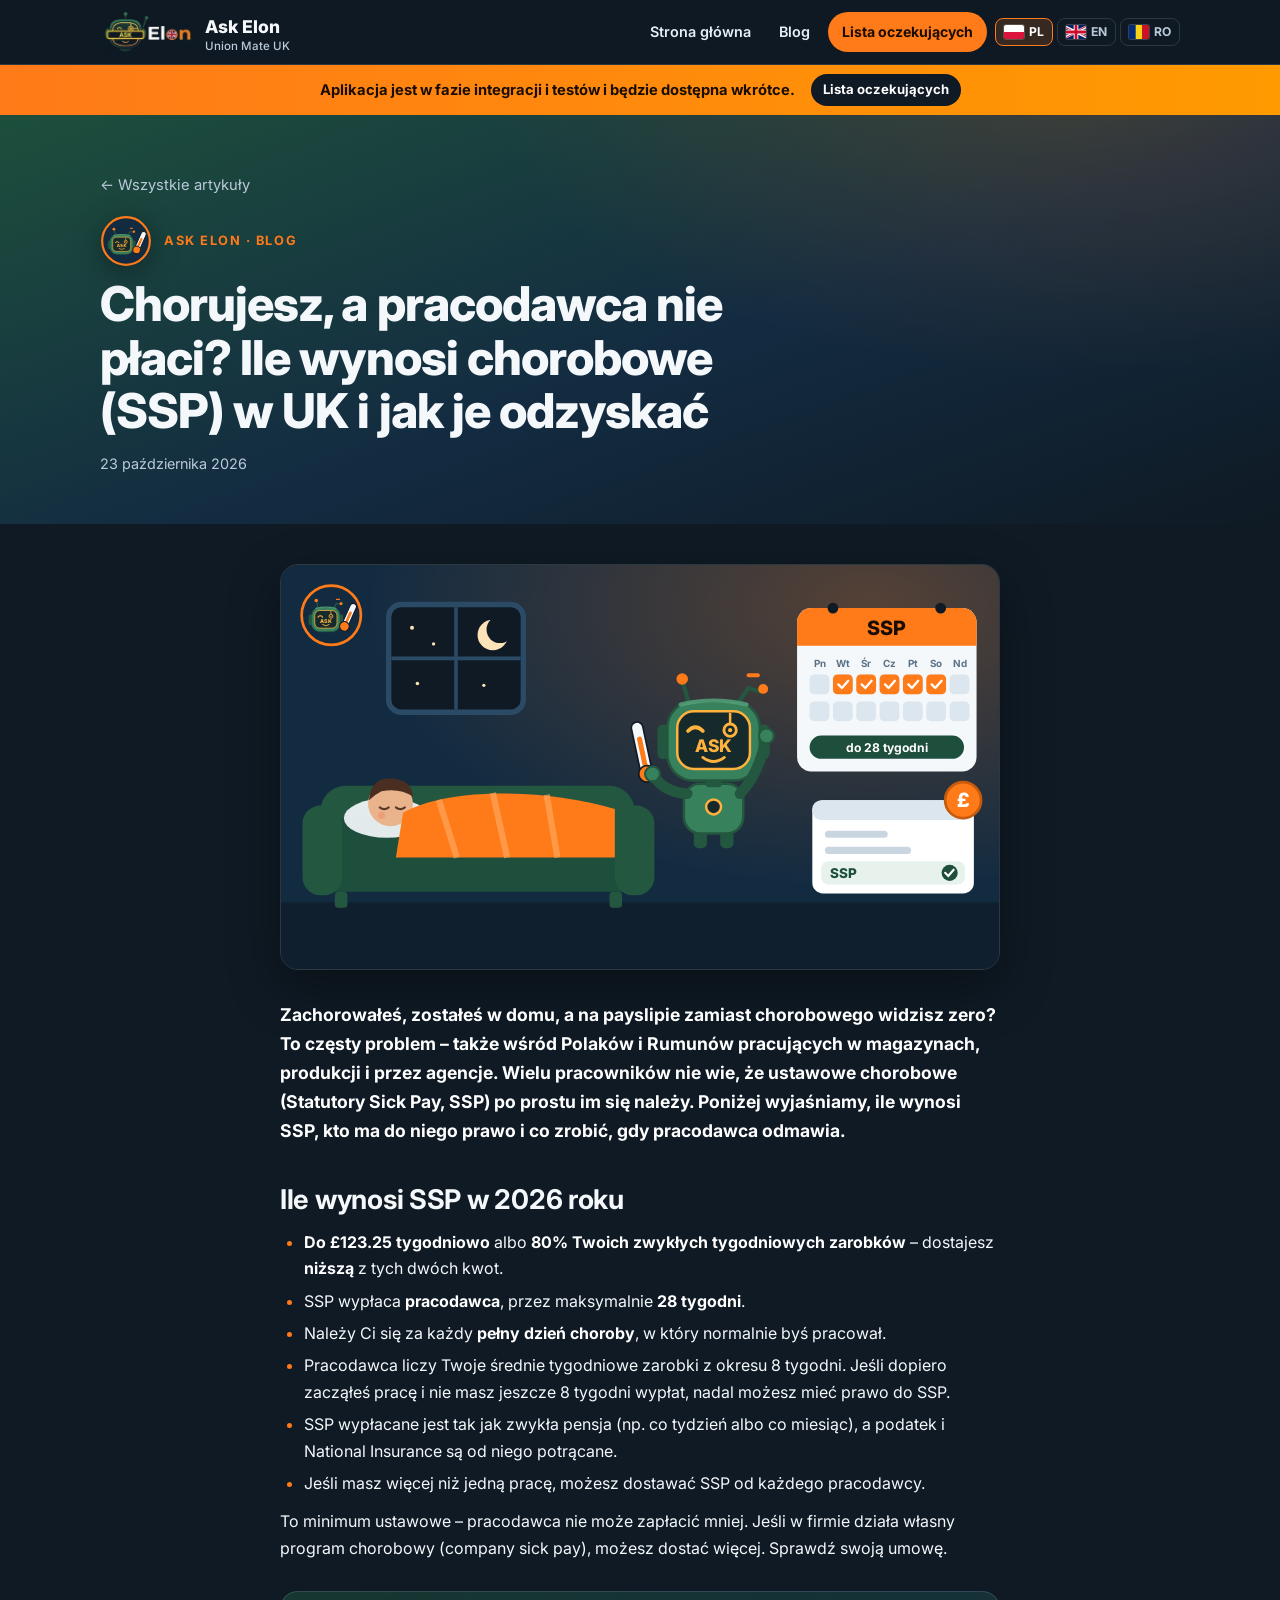
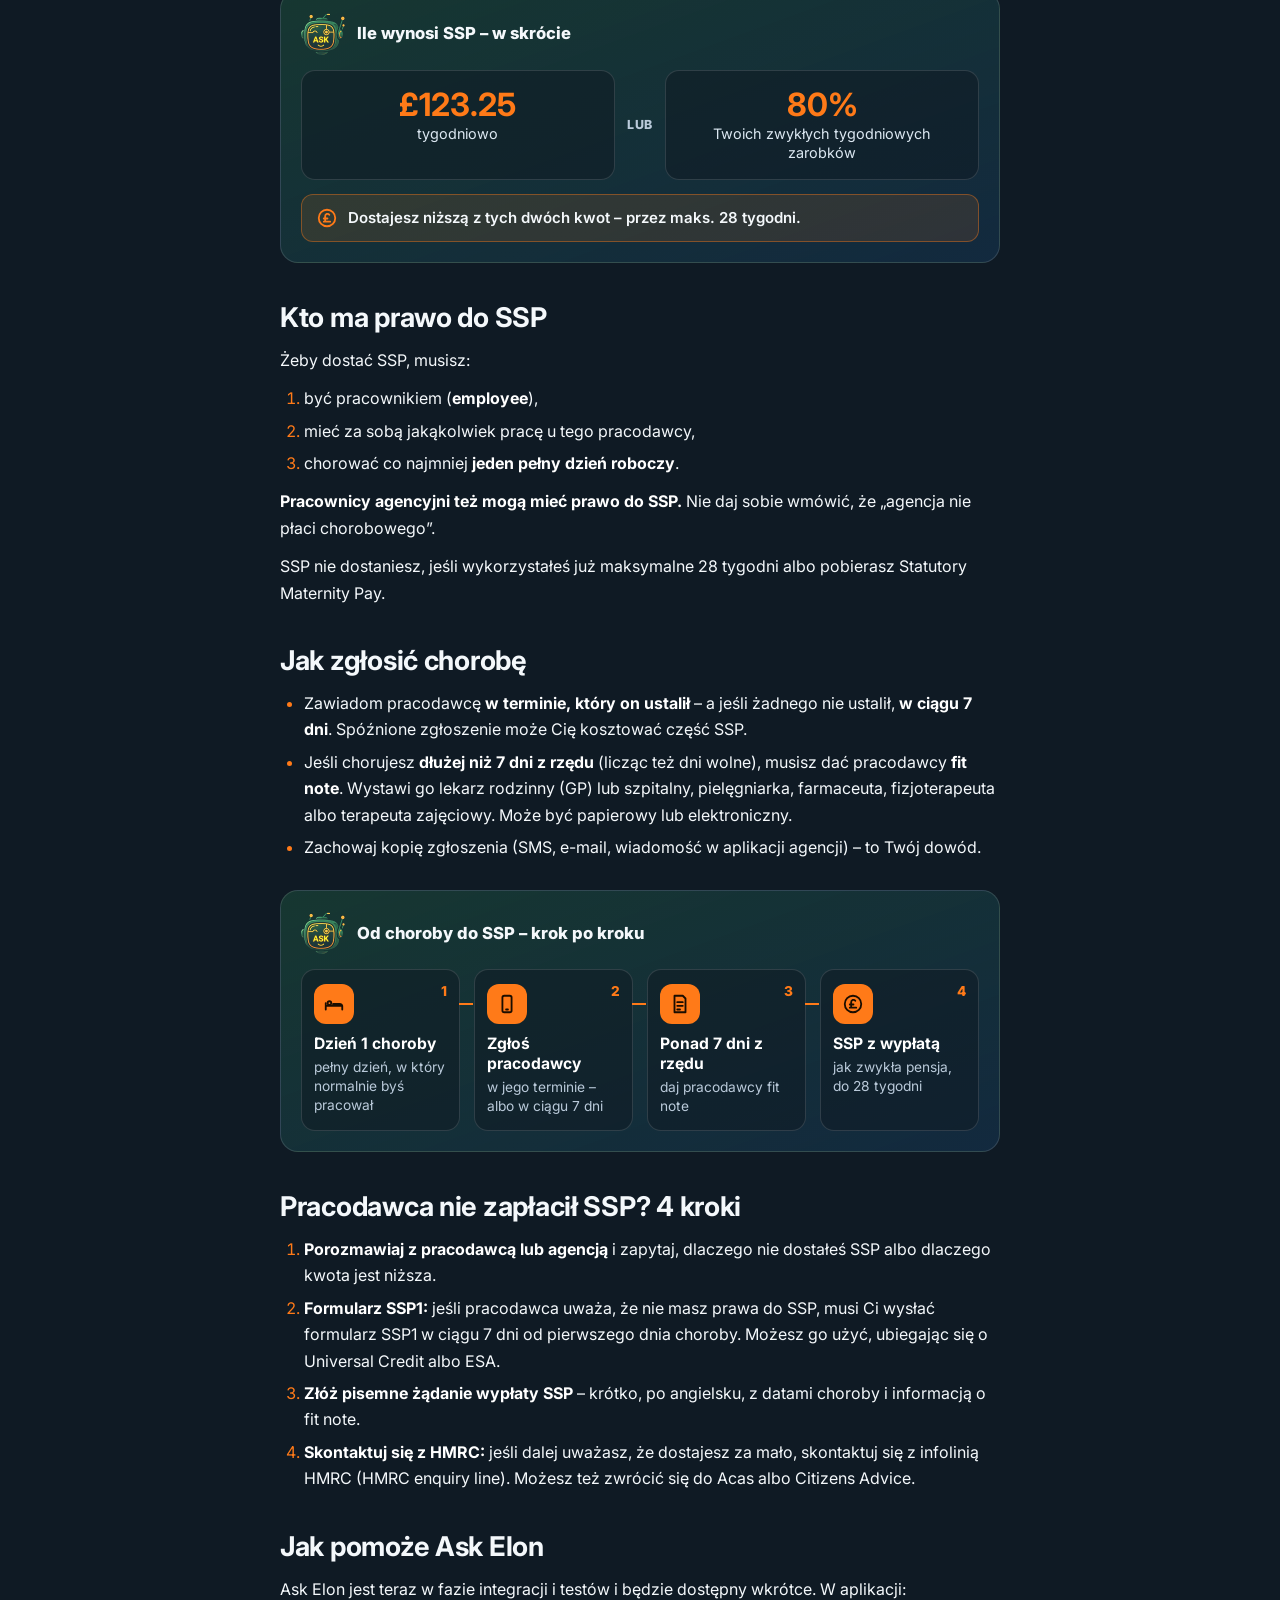
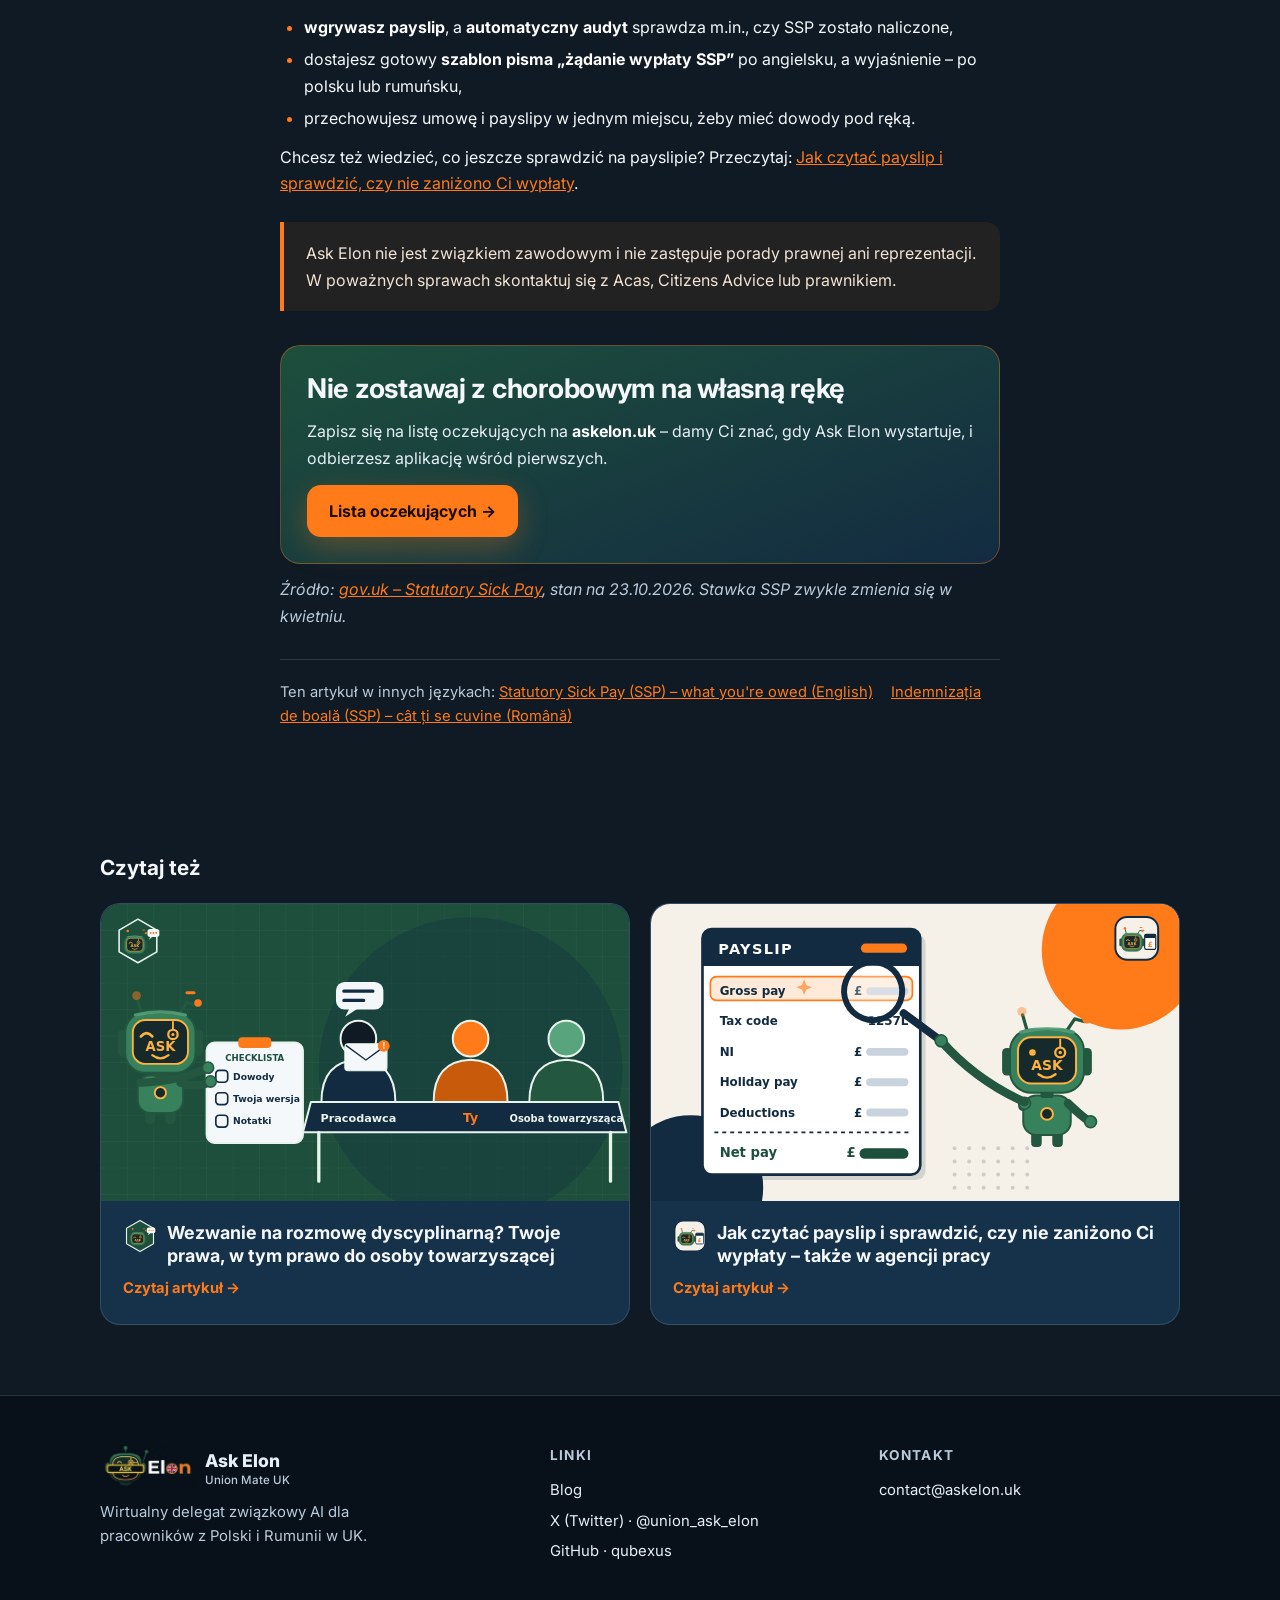
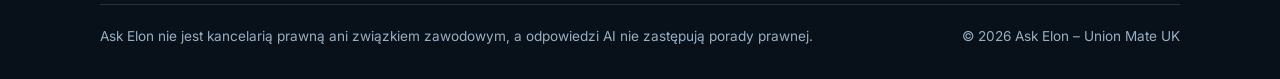
<file: blog/pl/ssp.html>
<!DOCTYPE html>
<html lang="pl">
<head>
<meta charset="utf-8">
<meta name="viewport" content="width=device-width, initial-scale=1">
<title>Chorujesz, a pracodawca nie płaci? Ile wynosi chorobowe (SSP) w UK i jak je odzyskać | Ask Elon</title>
<meta name="description" content="Statutory Sick Pay w 2026: do £123.25 tygodniowo lub 80% zarobków, do 28 tygodni. Kto ma prawo do SSP, jak zgłosić chorobę i co zrobić, gdy pracodawca nie płaci.">
<link rel="canonical" href="https://askelon.uk/blog/pl/ssp.html">
<link rel="alternate" hreflang="pl" href="https://askelon.uk/blog/pl/ssp.html"><link rel="alternate" hreflang="en" href="https://askelon.uk/blog/en/ssp.html"><link rel="alternate" hreflang="ro" href="https://askelon.uk/blog/ro/ssp.html"><link rel="alternate" hreflang="x-default" href="https://askelon.uk/blog/en/ssp.html">
<meta property="og:type" content="article">
<meta property="og:site_name" content="Ask Elon – Union Mate UK">
<meta property="og:locale" content="pl_PL">
<meta property="og:title" content="Chorujesz, a pracodawca nie płaci? Ile wynosi chorobowe (SSP) w UK i jak je odzyskać | Ask Elon">
<meta property="og:description" content="Statutory Sick Pay w 2026: do £123.25 tygodniowo lub 80% zarobków, do 28 tygodni. Kto ma prawo do SSP, jak zgłosić chorobę i co zrobić, gdy pracodawca nie płaci.">
<meta property="og:url" content="https://askelon.uk/blog/pl/ssp.html">
<meta property="og:image" content="https://askelon.uk/blog/img/ssp-pl.jpg">
<meta property="og:image:width" content="1600"><meta property="og:image:height" content="900">
<meta name="twitter:card" content="summary_large_image">
<meta name="twitter:site" content="@union_ask_elon">
<meta name="twitter:title" content="Chorujesz, a pracodawca nie płaci? Ile wynosi chorobowe (SSP) w UK i jak je odzyskać | Ask Elon">
<meta name="twitter:description" content="Statutory Sick Pay w 2026: do £123.25 tygodniowo lub 80% zarobków, do 28 tygodni. Kto ma prawo do SSP, jak zgłosić chorobę i co zrobić, gdy pracodawca nie płaci.">
<meta name="twitter:image" content="https://askelon.uk/blog/img/ssp-pl.jpg">
<link rel="icon" type="image/png" href="/favicon.png">
<link rel="preconnect" href="https://fonts.googleapis.com"><link rel="preconnect" href="https://fonts.gstatic.com" crossorigin>
<link href="https://fonts.googleapis.com/css2?family=Inter:wght@400;500;600;700;800&display=swap" rel="stylesheet">
<link rel="stylesheet" href="/blog/blog.css">
<script>document.documentElement.classList.add('js');setTimeout(function(){if(!window.__rv)document.documentElement.classList.remove('js')},3000)</script>
<script src="/blog/blog.js" defer></script>
<script type="application/ld+json">{"@context": "https://schema.org", "@type": "Article", "headline": "Chorujesz, a pracodawca nie płaci? Ile wynosi chorobowe (SSP) w UK i jak je odzyskać", "description": "Statutory Sick Pay w 2026: do £123.25 tygodniowo lub 80% zarobków, do 28 tygodni. Kto ma prawo do SSP, jak zgłosić chorobę i co zrobić, gdy pracodawca nie płaci.", "inLanguage": "pl", "datePublished": "2026-10-23T18:00:00+01:00", "image": "https://askelon.uk/blog/img/ssp-pl.jpg", "url": "https://askelon.uk/blog/pl/ssp.html", "publisher": {"@type": "Organization", "name": "Ask Elon – Union Mate UK", "url": "https://askelon.uk"}}</script>
<meta property="article:published_time" content="2026-10-23T18:00:00+01:00">
</head>
<body>
<svg width="0" height="0" style="position:absolute" aria-hidden="true" focusable="false">
 <symbol id="f-pl" viewBox="0 0 30 20" preserveAspectRatio="none"><rect width="30" height="10" fill="#fff"/><rect y="10" width="30" height="10" fill="#DC143C"/></symbol>
 <symbol id="f-ro" viewBox="0 0 30 20" preserveAspectRatio="none"><rect width="10" height="20" fill="#002B7F"/><rect x="10" width="10" height="20" fill="#FCD116"/><rect x="20" width="10" height="20" fill="#CE1126"/></symbol>
 <symbol id="f-gb" viewBox="0 0 60 30" preserveAspectRatio="xMidYMid slice"><clipPath id="gb-s"><path d="M0,0v30h60V0z"/></clipPath><clipPath id="gb-t"><path d="M30,15h30v15zv15H0zH0V0zV0h30z"/></clipPath><g clip-path="url(#gb-s)"><path d="M0,0v30h60V0z" fill="#012169"/><path d="M0,0 60,30M60,0 0,30" stroke="#fff" stroke-width="6"/><path d="M0,0 60,30M60,0 0,30" clip-path="url(#gb-t)" stroke="#C8102E" stroke-width="4"/><path d="M30,0v30M0,15h60" stroke="#fff" stroke-width="10"/><path d="M30,0v30M0,15h60" stroke="#C8102E" stroke-width="6"/></g></symbol>
</svg>

<div class="progress" aria-hidden="true"><span></span></div>
<nav><div class="wrap">
<a class="brand" href="/?lang=pl"><img class="brand-logo" src="/logo.webp" width="400" height="185" alt="Ask Elon logo"><span>Ask Elon<small>Union Mate UK</small></span></a>
<div class="nav-links"><a class="nl hm" href="/?lang=pl">Strona główna</a><a class="nl" href="/blog/pl/">Blog</a><a class="nav-cta" href="/?lang=pl#lista">Lista oczekujących</a>
<div class="lang-sw" role="group" aria-label="Wybierz język"><a href="/blog/pl/ssp.html" hreflang="pl" lang="pl" aria-current="true"><svg class="flag" aria-hidden="true" focusable="false"><use href="#f-pl"/></svg>PL</a><a href="/blog/en/ssp.html" hreflang="en" lang="en"><svg class="flag" aria-hidden="true" focusable="false"><use href="#f-gb"/></svg>EN</a><a href="/blog/ro/ssp.html" hreflang="ro" lang="ro"><svg class="flag" aria-hidden="true" focusable="false"><use href="#f-ro"/></svg>RO</a></div></div>
</div></nav>
<div class="build" role="status"><div class="wrap"><span>Aplikacja jest w fazie integracji i testów i będzie dostępna wkrótce.</span><a href="/?lang=pl#lista">Lista oczekujących</a></div></div><header class="hero"><div class="wrap"><a class="back" href="/blog/pl/">← Wszystkie artykuły</a><div class="eyebrow"><img class="bdg" src="/blog/img/badge-ssp.svg" width="52" height="52" alt="Znak tematu: chorobowe SSP">Ask Elon · Blog</div><h1>Chorujesz, a pracodawca nie płaci? Ile wynosi chorobowe (SSP) w UK i jak je odzyskać</h1><p class="meta"><time datetime="2026-10-23">23 października 2026</time></p></div></header>
<main><article>
<figure class="hero-ill rv"><svg xmlns="http://www.w3.org/2000/svg" class="hero-svg" viewBox="0 0 800 450" role="img" aria-labelledby="hero-ssp-pl-t"><title id="hero-ssp-pl-t">Ilustracja: chory pracownik odpoczywa w domu, robot Ask Elon trzyma termometr i pokazuje kalendarz dni choroby oraz payslip z wypłaconym SSP</title><style>.ssp-z{animation:ssp-z 4s ease-in-out infinite;opacity:0}.ssp-z2{animation-delay:1.3s}.ssp-z3{animation-delay:2.6s}@keyframes ssp-z{0%{opacity:0;transform:translate(0,0)}25%{opacity:1}100%{opacity:0;transform:translate(18px,-46px)}}.ssp-star{animation:ssp-tw 3s ease-in-out infinite}.ssp-star:nth-child(2n){animation-delay:1.5s}@keyframes ssp-tw{50%{opacity:.25}}.ssp-merc{transform-box:fill-box;transform-origin:50% 100%;animation:ssp-m 3s ease-in-out infinite}@keyframes ssp-m{0%,100%{transform:scaleY(.55)}50%{transform:scaleY(1)}}.ssp-coin{animation:ssp-coin 2.4s ease-in-out infinite}@keyframes ssp-coin{0%,100%{transform:translateY(0)}50%{transform:translateY(-9px)}}.ssp-rarm{transform-box:view-box;transform-origin:32px 64px;animation:ssp-pt 3s ease-in-out infinite}@keyframes ssp-pt{0%,100%{transform:rotate(0)}50%{transform:rotate(-7deg)}}.ssp-ant{animation:ssp-tw 1.6s ease-in-out infinite}.ssp-blanket{transform-box:fill-box;transform-origin:50% 100%;animation:ssp-br 4s ease-in-out infinite}@keyframes ssp-br{50%{transform:scaleY(1.04)}}@keyframes ssp-c0{0%,6%{opacity:0;transform:scale(.4)}12%,86%{opacity:1;transform:scale(1)}94%,100%{opacity:0;transform:scale(1)}}@keyframes ssp-c1{0%,18%{opacity:0;transform:scale(.4)}24%,86%{opacity:1;transform:scale(1)}94%,100%{opacity:0;transform:scale(1)}}@keyframes ssp-c2{0%,30%{opacity:0;transform:scale(.4)}36%,86%{opacity:1;transform:scale(1)}94%,100%{opacity:0;transform:scale(1)}}@keyframes ssp-c3{0%,42%{opacity:0;transform:scale(.4)}48%,86%{opacity:1;transform:scale(1)}94%,100%{opacity:0;transform:scale(1)}}@keyframes ssp-c4{0%,54%{opacity:0;transform:scale(.4)}60%,86%{opacity:1;transform:scale(1)}94%,100%{opacity:0;transform:scale(1)}}@media (prefers-reduced-motion:reduce){*{animation:none!important}}</style><defs><radialGradient id="ssp-glow-pl" cx=".82" cy=".1" r=".7"><stop offset="0" stop-color="#FF7A18" stop-opacity=".28"/><stop offset="1" stop-color="#FF7A18" stop-opacity="0"/></radialGradient></defs><rect width="800" height="450" fill="#132B41"/><rect width="800" height="450" fill="url(#ssp-glow-pl)"/><rect y="376" width="800" height="74" fill="#0F1A24" opacity=".65"/>
<g><rect x="120" y="44" width="150" height="120" rx="14" fill="#0F1A24" stroke="#2A4A66" stroke-width="6"/><path d="M195,47 V161 M123,104 H267" stroke="#2A4A66" stroke-width="4"/>
<circle cx="236" cy="78" r="17" fill="#FFE3B8"/><circle cx="244" cy="72" r="15" fill="#0F1A24"/>
<g fill="#FFE3B8"><circle class="ssp-star" cx="146" cy="70" r="2.2"/><circle class="ssp-star" cx="170" cy="88" r="1.8"/><circle class="ssp-star" cx="152" cy="132" r="2"/><circle class="ssp-star" cx="226" cy="134" r="1.8"/></g></g>
<rect x="44" y="246" width="350" height="74" rx="28" fill="#24573F"/>
<rect x="30" y="282" width="378" height="82" rx="26" fill="#1D4F3C"/><rect x="24" y="268" width="44" height="100" rx="20" fill="#24573F"/><rect x="372" y="268" width="44" height="100" rx="20" fill="#24573F"/>
<rect x="60" y="364" width="14" height="18" rx="4" fill="#24573F"/><rect x="366" y="364" width="14" height="18" rx="4" fill="#24573F"/>
<ellipse cx="118" cy="282" rx="48" ry="22" fill="#F4F8FB" opacity=".92"/>
<g><circle cx="122" cy="266" r="25" fill="#E9B48C"/><path d="M98,262 Q100,236 124,238 Q146,240 147,258 Q132,248 112,252 Q104,256 98,262z" fill="#4A2E22"/>
<path d="M110,270 q5,4 10,0 M128,270 q5,4 10,0" stroke="#5A3A2A" stroke-width="2.4" fill="none" stroke-linecap="round"/><circle cx="112" cy="279" r="4" fill="#F28B6B" opacity=".55"/><circle cx="140" cy="279" r="4" fill="#F28B6B" opacity=".55"/></g>
<path class="ssp-blanket" d="M136,276 C190,246 300,250 372,272 L372,326 L128,326 Z" fill="#FF7A18"/>
<path d="M176,262 L196,326 M236,254 L252,326 M296,256 L308,326" stroke="#FFA65C" stroke-width="7" opacity=".7"/>
<g fill="#E8F1F8" font-family="Inter,system-ui,-apple-system,Segoe UI,Arial,sans-serif" font-weight="800"><text class="ssp-z" x="158" y="232" font-size="20">z</text><text class="ssp-z ssp-z2" x="164" y="228" font-size="24">z</text><text class="ssp-z ssp-z3" x="170" y="224" font-size="28">Z</text></g>
<g transform="translate(482,196) scale(.92)"><g class="ssp-robot">
<rect x="-24" y="104" width="16" height="26" rx="6" fill="#24573F"/><rect x="8" y="104" width="16" height="26" rx="6" fill="#24573F"/>
<rect x="-36" y="52" width="72" height="60" rx="20" fill="#37815C" stroke="#24573F" stroke-width="3"/>
<circle class="ssp-core" cx="0" cy="80" r="9" fill="#16292B" stroke="#FFB23E" stroke-width="3"/>
<rect x="-10" y="44" width="20" height="12" rx="4" fill="#24573F"/>
<g class="ssp-head">
<path d="M-30,-46 L-37,-70" stroke="#24573F" stroke-width="5" stroke-linecap="round"/><circle class="ssp-ant" cx="-38" cy="-75" r="7" fill="#FF7A18"/>
<path d="M30,-46 L42,-64 L56,-60" stroke="#24573F" stroke-width="5" fill="none" stroke-linecap="round" stroke-linejoin="round"/><circle cx="60" cy="-63" r="6" fill="#FF7A18"/><rect x="40" y="-82" width="16" height="5" rx="2.5" fill="#FF7A18"/>
<rect x="-68" y="-20" width="16" height="42" rx="7" fill="#24573F"/><rect x="52" y="-20" width="16" height="42" rx="7" fill="#24573F"/>
<rect x="-56" y="-48" width="112" height="96" rx="32" fill="#37815C" stroke="#24573F" stroke-width="3"/>
<path d="M-40,-44 Q0,-54 40,-44" stroke="#58A57D" stroke-width="5" fill="none" stroke-linecap="round" opacity=".8"/>
<rect x="-44" y="-36" width="88" height="70" rx="20" fill="#16292B" stroke="#FFB23E" stroke-width="3"/>
<path d="M-31,-12 q9,-9 18,0" stroke="#FFB23E" stroke-width="4.5" fill="none" stroke-linecap="round"/><circle cx="20" cy="-13" r="7.5" stroke="#FFB23E" stroke-width="3.5" fill="none"/><circle cx="20" cy="-13" r="2.5" fill="#FFB23E"/><path d="M20,-21 V-34" stroke="#FFB23E" stroke-width="3"/>
<text x="0" y="13" text-anchor="middle" font-family="Inter,system-ui,-apple-system,Segoe UI,Arial,sans-serif" font-size="21" font-weight="800" fill="#FFB23E">ASK</text>
<path d="M-13,20 q13,10 26,0" stroke="#FFB23E" stroke-width="3.5" fill="none" stroke-linecap="round"/>
</g>
<g class=""><path d="M-32,64 Q-61.0,62.0 -74,40" stroke="#24573F" stroke-width="13" fill="none" stroke-linecap="round"/><g transform="translate(-82,34) rotate(-12)"><rect x="-7" y="-58" width="14" height="62" rx="7" fill="#F4F8FB" stroke="#0F1A24" stroke-width="2"/><rect class="ssp-merc" x="-3" y="-40" width="6" height="40" rx="3" fill="#FF7A18"/><circle cx="0" cy="6" r="10" fill="#FF7A18" stroke="#0F1A24" stroke-width="2"/></g><circle cx="-74" cy="40" r="9" fill="#37815C" stroke="#24573F" stroke-width="2.5"/></g><g class="ssp-rarm"><path d="M32,64 Q56.0,39.0 64,-6" stroke="#24573F" stroke-width="13" fill="none" stroke-linecap="round"/><circle cx="64" cy="-6" r="9" fill="#37815C" stroke="#24573F" stroke-width="2.5"/></g>
</g></g>
<g><rect x="575" y="48" width="200" height="182" rx="16" fill="#F4F8FB"/><path d="M575,90 V64 a16,16 0 0 1 16,-16 h168 a16,16 0 0 1 16,16 V90z" fill="#FF7A18"/>
<circle cx="615" cy="48" r="6" fill="#0F1A24"/><circle cx="735" cy="48" r="6" fill="#0F1A24"/>
<text x="675" y="78" text-anchor="middle" font-family="Inter,system-ui,-apple-system,Segoe UI,Arial,sans-serif" font-size="22" font-weight="800" fill="#1a0d00">SSP</text><text x="600" y="114" text-anchor="middle" font-family="Inter,system-ui,-apple-system,Segoe UI,Arial,sans-serif" font-size="11" font-weight="700" fill="#5B7186">Pn</text><text x="626" y="114" text-anchor="middle" font-family="Inter,system-ui,-apple-system,Segoe UI,Arial,sans-serif" font-size="11" font-weight="700" fill="#5B7186">Wt</text><text x="652" y="114" text-anchor="middle" font-family="Inter,system-ui,-apple-system,Segoe UI,Arial,sans-serif" font-size="11" font-weight="700" fill="#5B7186">Śr</text><text x="678" y="114" text-anchor="middle" font-family="Inter,system-ui,-apple-system,Segoe UI,Arial,sans-serif" font-size="11" font-weight="700" fill="#5B7186">Cz</text><text x="704" y="114" text-anchor="middle" font-family="Inter,system-ui,-apple-system,Segoe UI,Arial,sans-serif" font-size="11" font-weight="700" fill="#5B7186">Pt</text><text x="730" y="114" text-anchor="middle" font-family="Inter,system-ui,-apple-system,Segoe UI,Arial,sans-serif" font-size="11" font-weight="700" fill="#5B7186">So</text><text x="756" y="114" text-anchor="middle" font-family="Inter,system-ui,-apple-system,Segoe UI,Arial,sans-serif" font-size="11" font-weight="700" fill="#5B7186">Nd</text><rect x="589" y="122" width="22" height="22" rx="5" fill="#DCE6EE"/><rect x="615" y="122" width="22" height="22" rx="5" fill="#DCE6EE"/><g style="transform-box:fill-box;transform-origin:center;animation:ssp-c0 7s ease-out infinite"><rect x="615" y="122" width="22" height="22" rx="5" fill="#FF7A18"/><path d="M621,133 l4,4 l7,-8" stroke="#fff" stroke-width="2.6" fill="none" stroke-linecap="round" stroke-linejoin="round"/></g><rect x="641" y="122" width="22" height="22" rx="5" fill="#DCE6EE"/><g style="transform-box:fill-box;transform-origin:center;animation:ssp-c1 7s ease-out infinite"><rect x="641" y="122" width="22" height="22" rx="5" fill="#FF7A18"/><path d="M647,133 l4,4 l7,-8" stroke="#fff" stroke-width="2.6" fill="none" stroke-linecap="round" stroke-linejoin="round"/></g><rect x="667" y="122" width="22" height="22" rx="5" fill="#DCE6EE"/><g style="transform-box:fill-box;transform-origin:center;animation:ssp-c2 7s ease-out infinite"><rect x="667" y="122" width="22" height="22" rx="5" fill="#FF7A18"/><path d="M673,133 l4,4 l7,-8" stroke="#fff" stroke-width="2.6" fill="none" stroke-linecap="round" stroke-linejoin="round"/></g><rect x="693" y="122" width="22" height="22" rx="5" fill="#DCE6EE"/><g style="transform-box:fill-box;transform-origin:center;animation:ssp-c3 7s ease-out infinite"><rect x="693" y="122" width="22" height="22" rx="5" fill="#FF7A18"/><path d="M699,133 l4,4 l7,-8" stroke="#fff" stroke-width="2.6" fill="none" stroke-linecap="round" stroke-linejoin="round"/></g><rect x="719" y="122" width="22" height="22" rx="5" fill="#DCE6EE"/><g style="transform-box:fill-box;transform-origin:center;animation:ssp-c4 7s ease-out infinite"><rect x="719" y="122" width="22" height="22" rx="5" fill="#FF7A18"/><path d="M725,133 l4,4 l7,-8" stroke="#fff" stroke-width="2.6" fill="none" stroke-linecap="round" stroke-linejoin="round"/></g><rect x="745" y="122" width="22" height="22" rx="5" fill="#DCE6EE"/><rect x="589" y="152" width="22" height="22" rx="5" fill="#DCE6EE"/><rect x="615" y="152" width="22" height="22" rx="5" fill="#DCE6EE"/><rect x="641" y="152" width="22" height="22" rx="5" fill="#DCE6EE"/><rect x="667" y="152" width="22" height="22" rx="5" fill="#DCE6EE"/><rect x="693" y="152" width="22" height="22" rx="5" fill="#DCE6EE"/><rect x="719" y="152" width="22" height="22" rx="5" fill="#DCE6EE"/><rect x="745" y="152" width="22" height="22" rx="5" fill="#DCE6EE"/>
<rect x="589" y="190" width="172" height="26" rx="13" fill="#1D4F3C"/><text x="675" y="208" text-anchor="middle" font-family="Inter,system-ui,-apple-system,Segoe UI,Arial,sans-serif" font-size="13.5" font-weight="700" fill="#fff">do 28 tygodni</text></g>
<g><rect x="592" y="262" width="180" height="104" rx="12" fill="#fff"/><rect x="592" y="262" width="180" height="22" rx="10" fill="#DCE6EE"/>
<rect x="606" y="296" width="70" height="8" rx="4" fill="#C9D6E2"/><rect x="606" y="314" width="96" height="8" rx="4" fill="#C9D6E2"/>
<rect x="602" y="330" width="160" height="26" rx="8" fill="#E6F2EB"/><text x="612" y="349" font-family="Inter,system-ui,-apple-system,Segoe UI,Arial,sans-serif" font-size="15" font-weight="800" fill="#1D4F3C">SSP</text>
<circle cx="745" cy="343" r="9" fill="#1D4F3C"/><path d="M740,343 l3.5,3.5 l6,-7" stroke="#fff" stroke-width="2.4" fill="none" stroke-linecap="round"/></g>
<g class="ssp-coin"><circle cx="760" cy="262" r="20" fill="#FF7A18" stroke="#C85A0C" stroke-width="3"/><text x="760" y="270" text-anchor="middle" font-family="Inter,system-ui,-apple-system,Segoe UI,Arial,sans-serif" font-size="22" font-weight="800" fill="#fff">£</text></g>
<g transform="translate(20,20) scale(.6)"><circle cx="60" cy="60" r="55" fill="#132B41" stroke="#FF7A18" stroke-width="5"/><g transform="translate(50,68) scale(.47)"><g class="head">
<path d="M-30,-46 L-37,-70" stroke="#24573F" stroke-width="5" stroke-linecap="round"/><circle class="ant" cx="-38" cy="-75" r="7" fill="#FF7A18"/>
<path d="M30,-46 L42,-64 L56,-60" stroke="#24573F" stroke-width="5" fill="none" stroke-linecap="round" stroke-linejoin="round"/><circle cx="60" cy="-63" r="6" fill="#FF7A18"/><rect x="40" y="-82" width="16" height="5" rx="2.5" fill="#FF7A18"/>
<rect x="-68" y="-20" width="16" height="42" rx="7" fill="#24573F"/><rect x="52" y="-20" width="16" height="42" rx="7" fill="#24573F"/>
<rect x="-56" y="-48" width="112" height="96" rx="32" fill="#37815C" stroke="#24573F" stroke-width="3"/>
<path d="M-40,-44 Q0,-54 40,-44" stroke="#58A57D" stroke-width="5" fill="none" stroke-linecap="round" opacity=".8"/>
<rect x="-44" y="-36" width="88" height="70" rx="20" fill="#16292B" stroke="#FFB23E" stroke-width="3"/>
<path d="M-31,-10 q9,-10 18,0" stroke="#FFB23E" stroke-width="4.5" fill="none" stroke-linecap="round"/><circle cx="20" cy="-13" r="7.5" stroke="#FFB23E" stroke-width="3.5" fill="none"/><circle cx="20" cy="-13" r="2.5" fill="#FFB23E"/><path d="M20,-21 V-34" stroke="#FFB23E" stroke-width="3"/>
<text x="0" y="13" text-anchor="middle" font-family="Inter,system-ui,-apple-system,Segoe UI,Arial,sans-serif" font-size="21" font-weight="800" fill="#FFB23E">ASK</text>
<path d="M-13,20 q13,10 26,0" stroke="#FFB23E" stroke-width="3.5" fill="none" stroke-linecap="round"/>
</g></g><g transform="translate(91,66) rotate(24)"><rect x="-6" y="-30" width="12" height="44" rx="6" fill="#F4F8FB" stroke="#0F1A24" stroke-width="2"/><rect x="-2.5" y="-14" width="5" height="22" rx="2.5" fill="#FF7A18"/><circle cx="0" cy="16" r="9" fill="#FF7A18" stroke="#0F1A24" stroke-width="2"/></g></g></svg></figure>
<p class="lead"><strong>Zachorowałeś, zostałeś w domu, a na payslipie zamiast chorobowego widzisz zero? To częsty problem – także wśród Polaków i Rumunów pracujących w magazynach, produkcji i przez agencje. Wielu pracowników nie wie, że ustawowe chorobowe (Statutory Sick Pay, SSP) po prostu im się należy. Poniżej wyjaśniamy, ile wynosi SSP, kto ma do niego prawo i co zrobić, gdy pracodawca odmawia.</strong></p>
<h2 class="rv">Ile wynosi SSP w 2026 roku</h2>
<ul>
<li><strong>Do £123.25 tygodniowo</strong> albo <strong>80% Twoich zwykłych tygodniowych zarobków</strong> – dostajesz <strong>niższą</strong> z tych dwóch kwot.</li>
<li>SSP wypłaca <strong>pracodawca</strong>, przez maksymalnie <strong>28 tygodni</strong>.</li>
<li>Należy Ci się za każdy <strong>pełny dzień choroby</strong>, w który normalnie byś pracował.</li>
<li>Pracodawca liczy Twoje średnie tygodniowe zarobki z okresu 8 tygodni. Jeśli dopiero zacząłeś pracę i nie masz jeszcze 8 tygodni wypłat, nadal możesz mieć prawo do SSP.</li>
<li>SSP wypłacane jest tak jak zwykła pensja (np. co tydzień albo co miesiąc), a podatek i National Insurance są od niego potrącane.</li>
<li>Jeśli masz więcej niż jedną pracę, możesz dostawać SSP od każdego pracodawcy.</li>
</ul>
<p>To minimum ustawowe – pracodawca nie może zapłacić mniej. Jeśli w firmie działa własny program chorobowy (company sick pay), możesz dostać więcej. Sprawdź swoją umowę.</p>
<figure class="ill ill-cmp rv" aria-label="Ile wynosi SSP – w skrócie"><figcaption><img class="ill-bot" src="/blog/img/robot-guide.png" width="44" height="44" alt="" loading="lazy" decoding="async"><span>Ile wynosi SSP – w skrócie</span></figcaption><div class="cmp"><div class="cmp-b" style="--d:0"><b>£123.25</b><span>tygodniowo</span></div><div class="cmp-or">lub</div><div class="cmp-b" style="--d:1"><b>80%</b><span>Twoich zwykłych tygodniowych zarobków</span></div></div><p class="cmp-res"><svg class="i" viewBox="0 0 24 24" aria-hidden="true" focusable="false" fill="none" stroke="currentColor" stroke-width="2" stroke-linecap="round" stroke-linejoin="round"><circle cx="12" cy="12" r="9"/><path d="M14.5 8.5a2.5 2.5 0 0 0-4.5 1.5v5M8.5 12.5h4M8.5 16h7"/></svg><span>Dostajesz niższą z tych dwóch kwot – przez maks. 28 tygodni.</span></p></figure>
<h2 class="rv">Kto ma prawo do SSP</h2>
<p>Żeby dostać SSP, musisz:</p>
<ol>
<li>być pracownikiem (<strong>employee</strong>),</li>
<li>mieć za sobą jakąkolwiek pracę u tego pracodawcy,</li>
<li>chorować co najmniej <strong>jeden pełny dzień roboczy</strong>.</li>
</ol>
<p><strong>Pracownicy agencyjni też mogą mieć prawo do SSP.</strong> Nie daj sobie wmówić, że „agencja nie płaci chorobowego”.</p>
<p>SSP nie dostaniesz, jeśli wykorzystałeś już maksymalne 28 tygodni albo pobierasz Statutory Maternity Pay.</p>
<h2 class="rv">Jak zgłosić chorobę</h2>
<ul>
<li>Zawiadom pracodawcę <strong>w terminie, który on ustalił</strong> – a jeśli żadnego nie ustalił, <strong>w ciągu 7 dni</strong>. Spóźnione zgłoszenie może Cię kosztować część SSP.</li>
<li>Jeśli chorujesz <strong>dłużej niż 7 dni z rzędu</strong> (licząc też dni wolne), musisz dać pracodawcy <strong>fit note</strong>. Wystawi go lekarz rodzinny (GP) lub szpitalny, pielęgniarka, farmaceuta, fizjoterapeuta albo terapeuta zajęciowy. Może być papierowy lub elektroniczny.</li>
<li>Zachowaj kopię zgłoszenia (SMS, e-mail, wiadomość w aplikacji agencji) – to Twój dowód.</li>
</ul>
<figure class="ill ill-tl tl-ssp rv" aria-label="Od choroby do SSP – krok po kroku"><figcaption><img class="ill-bot" src="/blog/img/robot-guide.png" width="44" height="44" alt="" loading="lazy" decoding="async"><span>Od choroby do SSP – krok po kroku</span></figcaption><ol class="steps"><li style="--d:0"><span class="st-ic"><svg class="i" viewBox="0 0 24 24" aria-hidden="true" focusable="false" fill="none" stroke="currentColor" stroke-width="2" stroke-linecap="round" stroke-linejoin="round"><path d="M3 18v-7M3 14h18v4M21 18v-3a3 3 0 0 0-3-3h-7v2" /><circle cx="7" cy="11" r="2"/></svg></span><span class="st-n">1</span><strong>Dzień 1 choroby</strong><span class="st-s">pełny dzień, w który normalnie byś pracował</span></li><li style="--d:1"><span class="st-ic"><svg class="i" viewBox="0 0 24 24" aria-hidden="true" focusable="false" fill="none" stroke="currentColor" stroke-width="2" stroke-linecap="round" stroke-linejoin="round"><rect x="7" y="3" width="10" height="18" rx="2"/><path d="M11 18h2"/></svg></span><span class="st-n">2</span><strong>Zgłoś pracodawcy</strong><span class="st-s">w jego terminie – albo w ciągu 7 dni</span></li><li style="--d:2"><span class="st-ic"><svg class="i" viewBox="0 0 24 24" aria-hidden="true" focusable="false" fill="none" stroke="currentColor" stroke-width="2" stroke-linecap="round" stroke-linejoin="round"><path d="M6 3h9l3 3v15H6z"/><path d="M9 10h6M9 14h6M9 18h3"/></svg></span><span class="st-n">3</span><strong>Ponad 7 dni z rzędu</strong><span class="st-s">daj pracodawcy fit note</span></li><li style="--d:3"><span class="st-ic"><svg class="i" viewBox="0 0 24 24" aria-hidden="true" focusable="false" fill="none" stroke="currentColor" stroke-width="2" stroke-linecap="round" stroke-linejoin="round"><circle cx="12" cy="12" r="9"/><path d="M14.5 8.5a2.5 2.5 0 0 0-4.5 1.5v5M8.5 12.5h4M8.5 16h7"/></svg></span><span class="st-n">4</span><strong>SSP z wypłatą</strong><span class="st-s">jak zwykła pensja, do 28 tygodni</span></li></ol></figure>
<h2 class="rv">Pracodawca nie zapłacił SSP? 4 kroki</h2>
<ol>
<li><strong>Porozmawiaj z pracodawcą lub agencją</strong> i zapytaj, dlaczego nie dostałeś SSP albo dlaczego kwota jest niższa.</li>
<li><strong>Formularz SSP1:</strong> jeśli pracodawca uważa, że nie masz prawa do SSP, musi Ci wysłać formularz SSP1 w ciągu 7 dni od pierwszego dnia choroby. Możesz go użyć, ubiegając się o Universal Credit albo ESA.</li>
<li><strong>Złóż pisemne żądanie wypłaty SSP</strong> – krótko, po angielsku, z datami choroby i informacją o fit note.</li>
<li><strong>Skontaktuj się z HMRC:</strong> jeśli dalej uważasz, że dostajesz za mało, skontaktuj się z infolinią HMRC (HMRC enquiry line). Możesz też zwrócić się do Acas albo Citizens Advice.</li>
</ol>
<h2 class="rv">Jak pomoże Ask Elon</h2>
<p>Ask Elon jest teraz w fazie integracji i testów i będzie dostępny wkrótce. W aplikacji:</p>
<ul>
<li><strong>wgrywasz payslip</strong>, a <strong>automatyczny audyt</strong> sprawdza m.in., czy SSP zostało naliczone,</li>
<li>dostajesz gotowy <strong>szablon pisma „żądanie wypłaty SSP”</strong> po angielsku, a wyjaśnienie – po polsku lub rumuńsku,</li>
<li>przechowujesz umowę i payslipy w jednym miejscu, żeby mieć dowody pod ręką.</li>
</ul>
<p>Chcesz też wiedzieć, co jeszcze sprawdzić na payslipie? Przeczytaj: <a href="payslip-agency.html">Jak czytać payslip i sprawdzić, czy nie zaniżono Ci wypłaty</a>.</p>
<blockquote class="rv">
<p>Ask Elon nie jest związkiem zawodowym i nie zastępuje porady prawnej ani reprezentacji. W poważnych sprawach skontaktuj się z Acas, Citizens Advice lub prawnikiem.</p>
</blockquote>
<section class="cta-box rv" aria-label="Nie zostawaj z chorobowym na własną rękę"><h2 style="margin-top:0">Nie zostawaj z chorobowym na własną rękę</h2><p>Zapisz się na listę oczekujących na <strong>askelon.uk</strong> – damy Ci znać, gdy Ask Elon wystartuje, i odbierzesz aplikację wśród pierwszych.</p><a class="btn" href="/?lang=pl#lista">Lista oczekujących →</a></section><p><em>Źródło: <a href="https://www.gov.uk/statutory-sick-pay">gov.uk – Statutory Sick Pay</a>, stan na 23.10.2026. Stawka SSP zwykle zmienia się w kwietniu.</em></p>
<p class="alt">Ten artykuł w innych językach: <a href="/blog/en/ssp.html" hreflang="en" lang="en">Statutory Sick Pay (SSP) – what you're owed (English)</a> <a href="/blog/ro/ssp.html" hreflang="ro" lang="ro">Indemnizația de boală (SSP) – cât ți se cuvine (Română)</a></p>
</article>
<div class="wrap"><h2 class="lang-h">Czytaj też</h2><div class="list" style="grid-template-columns:repeat(2,1fr)"><a class="post rv" href="/blog/pl/disciplinary-hearing.html"><span class="thumb"><img src="/blog/img/hero-disciplinary-hearing-pl.svg" width="800" height="450" alt="" loading="lazy" decoding="async"></span><div><h3 class="tt"><img class="bdg" src="/blog/img/badge-disciplinary-hearing.svg" width="34" height="34" alt="">Wezwanie na rozmowę dyscyplinarną? Twoje prawa, w tym prawo do osoby towarzyszącej</h3><span class="go">Czytaj artykuł →</span></div></a><a class="post rv" href="/blog/pl/payslip-agency.html"><span class="thumb"><img src="/blog/img/hero-payslip-agency-pl.svg" width="800" height="450" alt="" loading="lazy" decoding="async"></span><div><h3 class="tt"><img class="bdg" src="/blog/img/badge-payslip-agency.svg" width="34" height="34" alt="">Jak czytać payslip i sprawdzić, czy nie zaniżono Ci wypłaty – także w agencji pracy</h3><span class="go">Czytaj artykuł →</span></div></a></div></div>
</main>
<footer id="kontakt"><div class="wrap"><div class="foot">
<div><a class="brand" href="/"><img class="brand-logo" src="/logo.webp" width="400" height="185" alt="Ask Elon logo"><span>Ask Elon<small>Union Mate UK</small></span></a>
<p style="color:var(--muted);margin-top:12px;max-width:340px">Wirtualny delegat związkowy AI dla pracowników z Polski i Rumunii w UK.</p></div>
<div><h4>Linki</h4><ul>
<li><a href="/blog/pl/">Blog</a></li>
<li><a href="https://x.com/union_ask_elon" target="_blank" rel="noopener">X (Twitter) · @union_ask_elon</a></li>
<li><a href="https://github.com/qubexus" target="_blank" rel="noopener">GitHub · qubexus</a></li></ul></div>
<div><h4>Kontakt</h4><ul><li><a href="mailto:contact@askelon.uk">contact@askelon.uk</a></li></ul></div>
</div><div class="disclaimer"><span>Ask Elon nie jest kancelarią prawną ani związkiem zawodowym, a odpowiedzi AI nie zastępują porady prawnej.</span><span>© 2026 Ask Elon – Union Mate UK</span></div></div></footer>
</body>
</html>
</file>
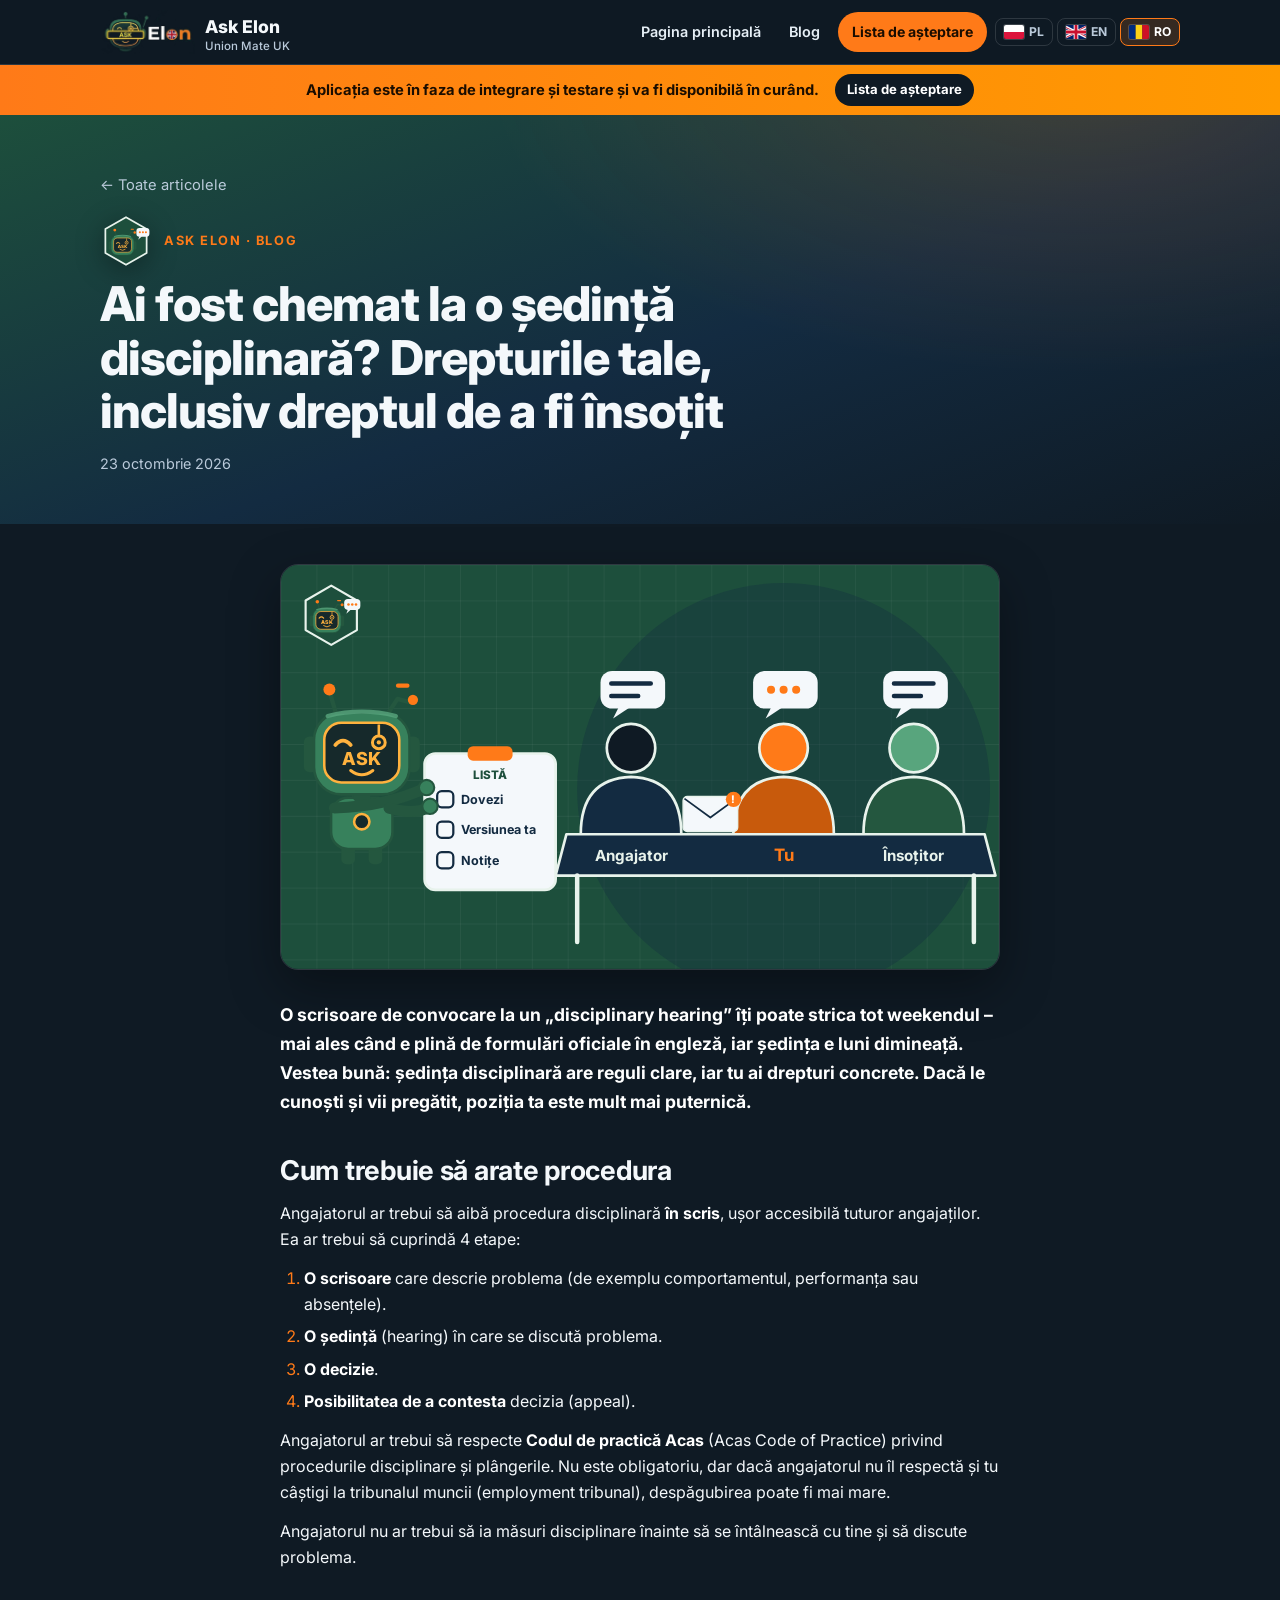
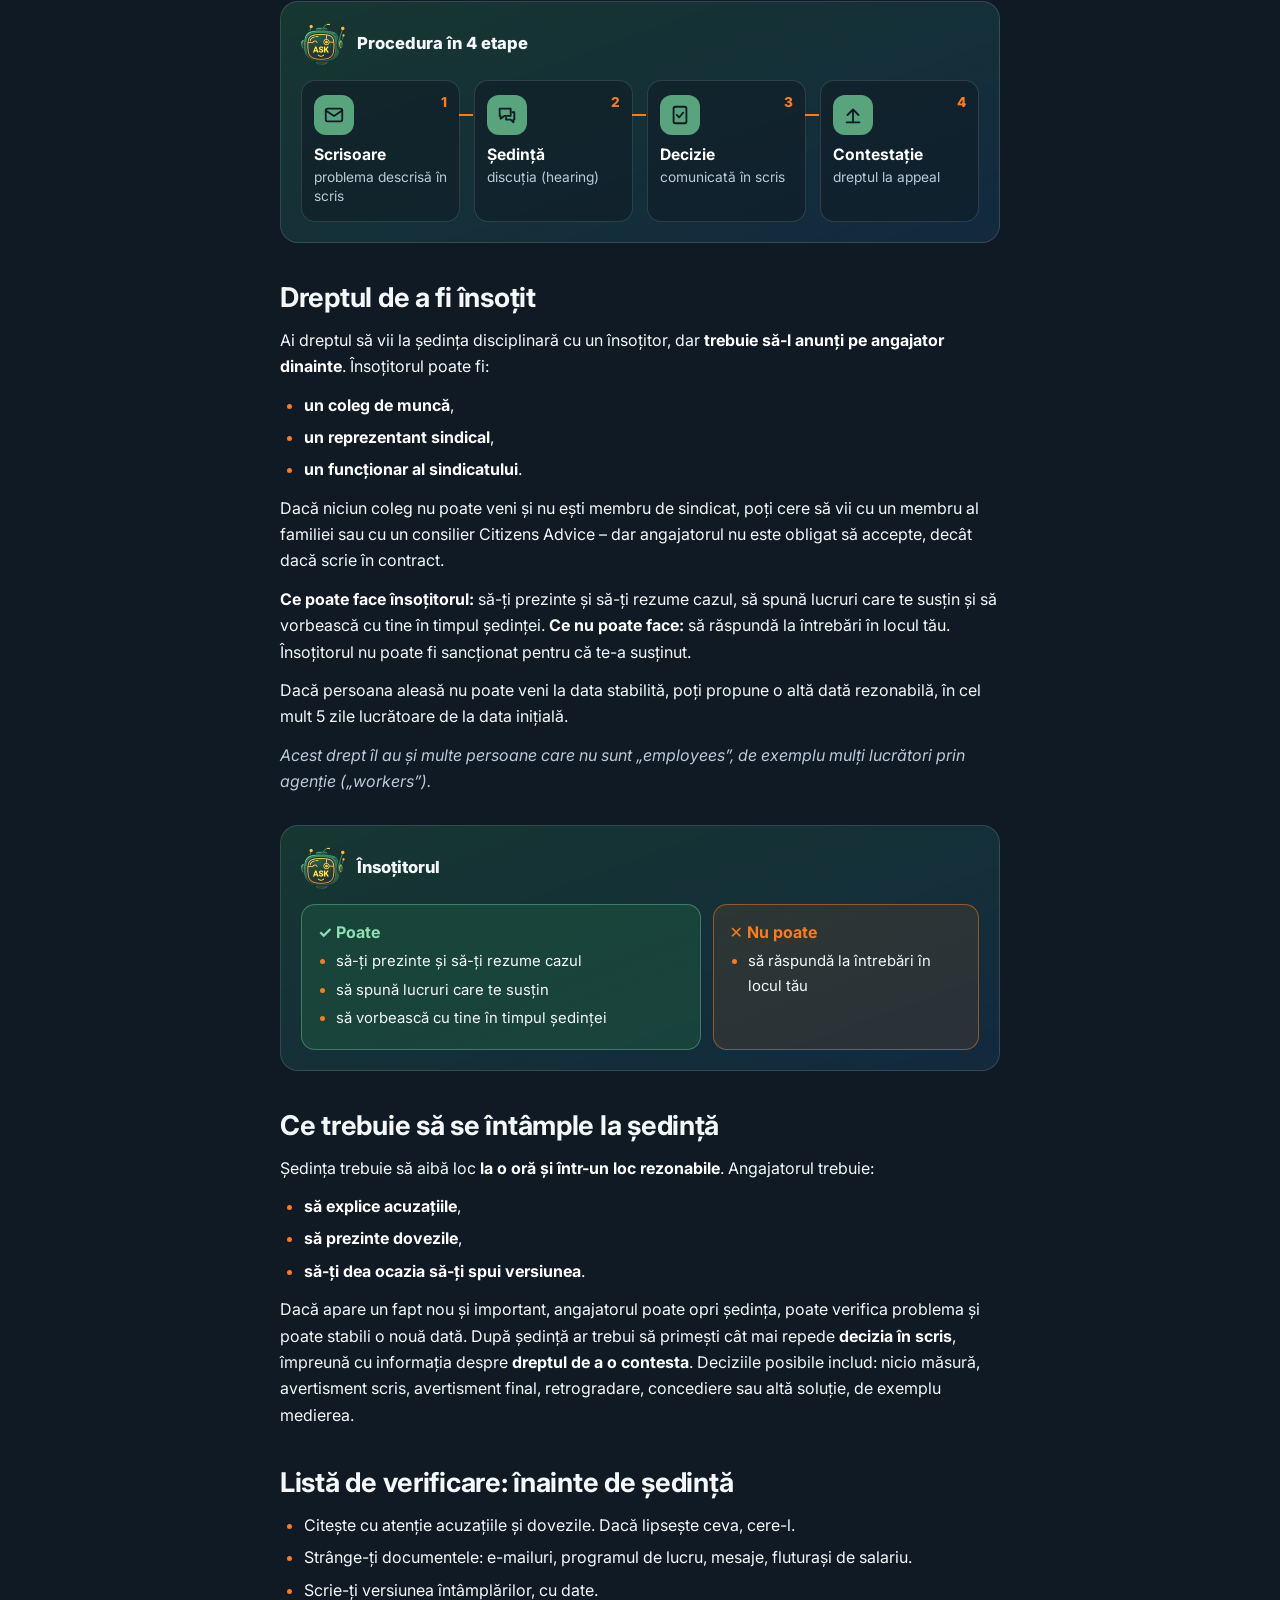
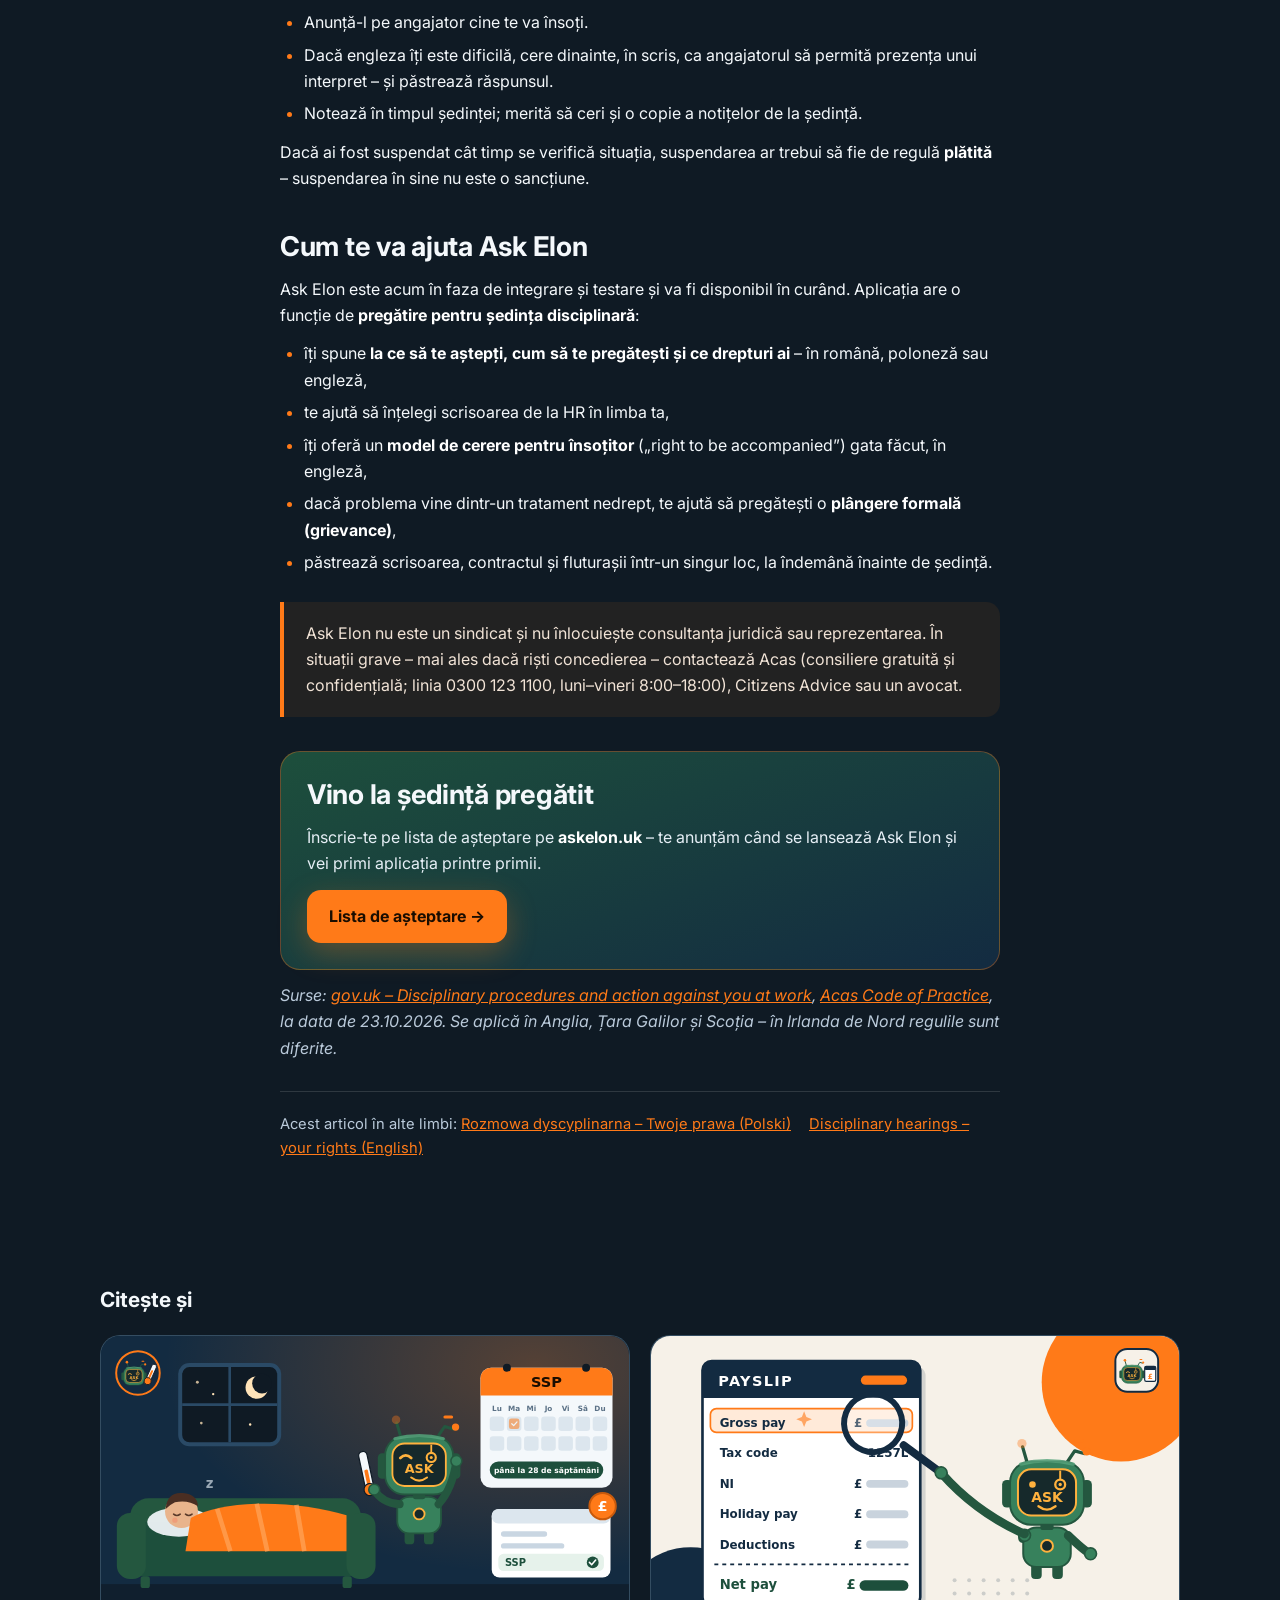
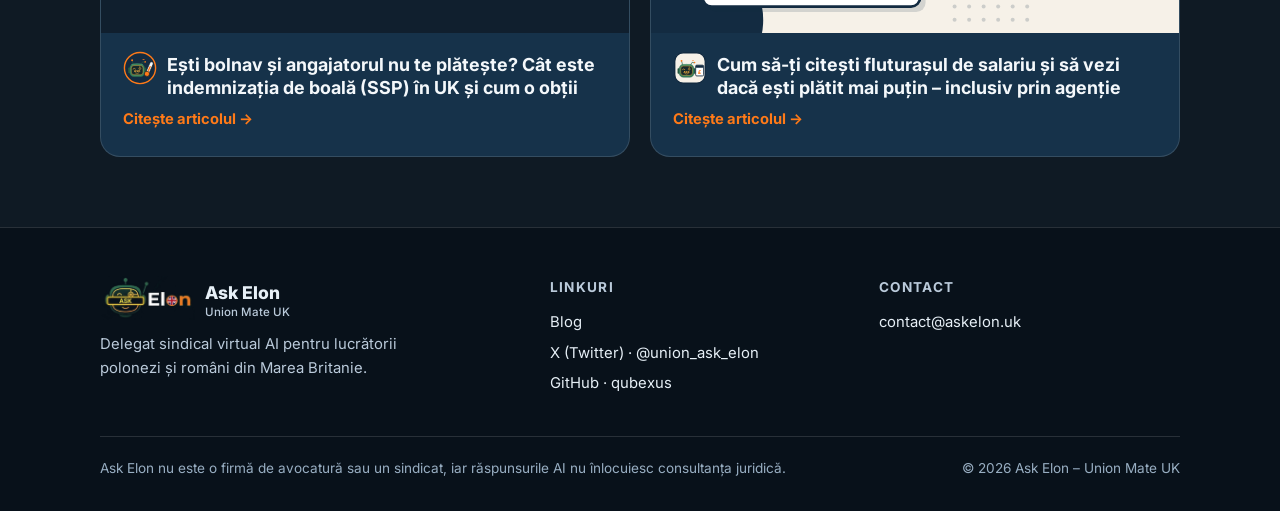
<file: blog/ro/disciplinary-hearing.html>
<!DOCTYPE html>
<html lang="ro">
<head>
<meta charset="utf-8">
<meta name="viewport" content="width=device-width, initial-scale=1">
<title>Ai fost chemat la o ședință disciplinară? Drepturile tale, inclusiv dreptul de a fi însoțit | Ask Elon</title>
<meta name="description" content="Cum trebuie să arate procedura disciplinară în UK, cine poate veni cu tine la ședință (disciplinary hearing), ce trebuie să se întâmple acolo și cum te pregătești.">
<link rel="canonical" href="https://askelon.uk/blog/ro/disciplinary-hearing.html">
<link rel="alternate" hreflang="pl" href="https://askelon.uk/blog/pl/disciplinary-hearing.html"><link rel="alternate" hreflang="en" href="https://askelon.uk/blog/en/disciplinary-hearing.html"><link rel="alternate" hreflang="ro" href="https://askelon.uk/blog/ro/disciplinary-hearing.html"><link rel="alternate" hreflang="x-default" href="https://askelon.uk/blog/en/disciplinary-hearing.html">
<meta property="og:type" content="article">
<meta property="og:site_name" content="Ask Elon – Union Mate UK">
<meta property="og:locale" content="ro_RO">
<meta property="og:title" content="Ai fost chemat la o ședință disciplinară? Drepturile tale, inclusiv dreptul de a fi însoțit | Ask Elon">
<meta property="og:description" content="Cum trebuie să arate procedura disciplinară în UK, cine poate veni cu tine la ședință (disciplinary hearing), ce trebuie să se întâmple acolo și cum te pregătești.">
<meta property="og:url" content="https://askelon.uk/blog/ro/disciplinary-hearing.html">
<meta property="og:image" content="https://askelon.uk/blog/img/disciplinary-hearing-ro.jpg">
<meta property="og:image:width" content="1600"><meta property="og:image:height" content="900">
<meta name="twitter:card" content="summary_large_image">
<meta name="twitter:site" content="@union_ask_elon">
<meta name="twitter:title" content="Ai fost chemat la o ședință disciplinară? Drepturile tale, inclusiv dreptul de a fi însoțit | Ask Elon">
<meta name="twitter:description" content="Cum trebuie să arate procedura disciplinară în UK, cine poate veni cu tine la ședință (disciplinary hearing), ce trebuie să se întâmple acolo și cum te pregătești.">
<meta name="twitter:image" content="https://askelon.uk/blog/img/disciplinary-hearing-ro.jpg">
<link rel="icon" type="image/png" href="/favicon.png">
<link rel="preconnect" href="https://fonts.googleapis.com"><link rel="preconnect" href="https://fonts.gstatic.com" crossorigin>
<link href="https://fonts.googleapis.com/css2?family=Inter:wght@400;500;600;700;800&display=swap" rel="stylesheet">
<link rel="stylesheet" href="/blog/blog.css">
<script>document.documentElement.classList.add('js');setTimeout(function(){if(!window.__rv)document.documentElement.classList.remove('js')},3000)</script>
<script src="/blog/blog.js" defer></script>
<script type="application/ld+json">{"@context": "https://schema.org", "@type": "Article", "headline": "Ai fost chemat la o ședință disciplinară? Drepturile tale, inclusiv dreptul de a fi însoțit", "description": "Cum trebuie să arate procedura disciplinară în UK, cine poate veni cu tine la ședință (disciplinary hearing), ce trebuie să se întâmple acolo și cum te pregătești.", "inLanguage": "ro", "datePublished": "2026-10-23T18:00:00+01:00", "image": "https://askelon.uk/blog/img/disciplinary-hearing-ro.jpg", "url": "https://askelon.uk/blog/ro/disciplinary-hearing.html", "publisher": {"@type": "Organization", "name": "Ask Elon – Union Mate UK", "url": "https://askelon.uk"}}</script>
<meta property="article:published_time" content="2026-10-23T18:00:00+01:00">
</head>
<body>
<svg width="0" height="0" style="position:absolute" aria-hidden="true" focusable="false">
 <symbol id="f-pl" viewBox="0 0 30 20" preserveAspectRatio="none"><rect width="30" height="10" fill="#fff"/><rect y="10" width="30" height="10" fill="#DC143C"/></symbol>
 <symbol id="f-ro" viewBox="0 0 30 20" preserveAspectRatio="none"><rect width="10" height="20" fill="#002B7F"/><rect x="10" width="10" height="20" fill="#FCD116"/><rect x="20" width="10" height="20" fill="#CE1126"/></symbol>
 <symbol id="f-gb" viewBox="0 0 60 30" preserveAspectRatio="xMidYMid slice"><clipPath id="gb-s"><path d="M0,0v30h60V0z"/></clipPath><clipPath id="gb-t"><path d="M30,15h30v15zv15H0zH0V0zV0h30z"/></clipPath><g clip-path="url(#gb-s)"><path d="M0,0v30h60V0z" fill="#012169"/><path d="M0,0 60,30M60,0 0,30" stroke="#fff" stroke-width="6"/><path d="M0,0 60,30M60,0 0,30" clip-path="url(#gb-t)" stroke="#C8102E" stroke-width="4"/><path d="M30,0v30M0,15h60" stroke="#fff" stroke-width="10"/><path d="M30,0v30M0,15h60" stroke="#C8102E" stroke-width="6"/></g></symbol>
</svg>

<div class="progress" aria-hidden="true"><span></span></div>
<nav><div class="wrap">
<a class="brand" href="/?lang=ro"><img class="brand-logo" src="/logo.webp" width="400" height="185" alt="Ask Elon logo"><span>Ask Elon<small>Union Mate UK</small></span></a>
<div class="nav-links"><a class="nl hm" href="/?lang=ro">Pagina principală</a><a class="nl" href="/blog/ro/">Blog</a><a class="nav-cta" href="/?lang=ro#lista">Lista de așteptare</a>
<div class="lang-sw" role="group" aria-label="Alege limba"><a href="/blog/pl/disciplinary-hearing.html" hreflang="pl" lang="pl"><svg class="flag" aria-hidden="true" focusable="false"><use href="#f-pl"/></svg>PL</a><a href="/blog/en/disciplinary-hearing.html" hreflang="en" lang="en"><svg class="flag" aria-hidden="true" focusable="false"><use href="#f-gb"/></svg>EN</a><a href="/blog/ro/disciplinary-hearing.html" hreflang="ro" lang="ro" aria-current="true"><svg class="flag" aria-hidden="true" focusable="false"><use href="#f-ro"/></svg>RO</a></div></div>
</div></nav>
<div class="build" role="status"><div class="wrap"><span>Aplicația este în faza de integrare și testare și va fi disponibilă în curând.</span><a href="/?lang=ro#lista">Lista de așteptare</a></div></div><header class="hero"><div class="wrap"><a class="back" href="/blog/ro/">← Toate articolele</a><div class="eyebrow"><img class="bdg" src="/blog/img/badge-disciplinary-hearing.svg" width="52" height="52" alt="Insignă temă: ședință disciplinară">Ask Elon · Blog</div><h1>Ai fost chemat la o ședință disciplinară? Drepturile tale, inclusiv dreptul de a fi însoțit</h1><p class="meta"><time datetime="2026-10-23">23 octombrie 2026</time></p></div></header>
<main><article>
<figure class="hero-ill rv"><svg xmlns="http://www.w3.org/2000/svg" class="hero-svg" viewBox="0 0 800 450" role="img" aria-labelledby="hero-disciplinary-hearing-ro-t"><title id="hero-disciplinary-hearing-ro-t">Ilustrație: ședință disciplinară la masă – angajatorul, tu și însoțitorul, scrisoarea de convocare și robotul Ask Elon cu lista de pregătire</title><style>.dh-b0{transform-box:fill-box;transform-origin:20% 100%;animation:dh-b0 7.5s ease-out infinite}.dh-b1{transform-box:fill-box;transform-origin:20% 100%;animation:dh-b1 7.5s ease-out infinite}.dh-b2{transform-box:fill-box;transform-origin:20% 100%;animation:dh-b2 7.5s ease-out infinite}@keyframes dh-b0{0%,2%{opacity:0;transform:scale(.3)}8%,28%{opacity:1;transform:scale(1)}33%,100%{opacity:0;transform:scale(.9)}}@keyframes dh-b1{0%,28%{opacity:0;transform:scale(.3)}34%,54%{opacity:1;transform:scale(1)}59%,100%{opacity:0;transform:scale(.9)}}@keyframes dh-b2{0%,54%{opacity:0;transform:scale(.3)}60%,80%{opacity:1;transform:scale(1)}85%,100%{opacity:0;transform:scale(.9)}}.dh-t0{stroke-dasharray:24;stroke-dashoffset:24;animation:dh-t0 7.5s ease-out infinite}@keyframes dh-t0{0%,10%{stroke-dashoffset:24}18%,90%{stroke-dashoffset:0}100%{stroke-dashoffset:24}}.dh-t1{stroke-dasharray:24;stroke-dashoffset:24;animation:dh-t1 7.5s ease-out infinite}@keyframes dh-t1{0%,32%{stroke-dashoffset:24}40%,90%{stroke-dashoffset:0}100%{stroke-dashoffset:24}}.dh-t2{stroke-dasharray:24;stroke-dashoffset:24;animation:dh-t2 7.5s ease-out infinite}@keyframes dh-t2{0%,54%{stroke-dashoffset:24}62%,90%{stroke-dashoffset:0}100%{stroke-dashoffset:24}}.dh-env{animation:dh-f 4s ease-in-out infinite}@keyframes dh-f{50%{transform:translateY(-6px)}}.dh-pen{transform-box:view-box;transform-origin:32px 64px;animation:dh-w 1.2s ease-in-out infinite}@keyframes dh-w{50%{transform:rotate(6deg)}}.dh-ant{animation:dh-bl 1.8s ease-in-out infinite}@keyframes dh-bl{50%{opacity:.3}}@media (prefers-reduced-motion:reduce){*{animation:none!important}}</style><rect width="800" height="450" fill="#1D4F3C"/><path d="M0,0 V450 M40,0 V450 M80,0 V450 M120,0 V450 M160,0 V450 M200,0 V450 M240,0 V450 M280,0 V450 M320,0 V450 M360,0 V450 M400,0 V450 M440,0 V450 M480,0 V450 M520,0 V450 M560,0 V450 M600,0 V450 M640,0 V450 M680,0 V450 M720,0 V450 M760,0 V450 M800,0 V450 M0,0 H800 M0,40 H800 M0,80 H800 M0,120 H800 M0,160 H800 M0,200 H800 M0,240 H800 M0,280 H800 M0,320 H800 M0,360 H800 M0,400 H800 M0,440 H800 " stroke="#fff" stroke-opacity=".06" stroke-width="1"/><circle cx="560" cy="250" r="230" fill="#132B41" opacity=".35"/>
<path d="M334,300 Q334,238 390,236 Q446,238 446,300z" fill="#132B41" stroke="#E8F3EC" stroke-width="3"/><circle cx="390" cy="204" r="27" fill="#0F1A24" stroke="#E8F3EC" stroke-width="3"/><path d="M504,300 Q504,238 560,236 Q616,238 616,300z" fill="#C85A0C" stroke="#E8F3EC" stroke-width="3"/><circle cx="560" cy="204" r="27" fill="#FF7A18" stroke="#E8F3EC" stroke-width="3"/><path d="M649,300 Q649,238 705,236 Q761,238 761,300z" fill="#24573F" stroke="#E8F3EC" stroke-width="3"/><circle cx="705" cy="204" r="27" fill="#58A57D" stroke="#E8F3EC" stroke-width="3"/>
<path d="M318,300 H784 L796,346 H306Z" fill="#132B41" stroke="#E8F3EC" stroke-width="3" stroke-linejoin="round"/>
<path d="M330,346 V420 M772,346 V420" stroke="#E8F3EC" stroke-width="5" stroke-linecap="round"/>
<g class="dh-env" transform="translate(448,258) scale(.78)"><rect x="0" y="0" width="78" height="50" rx="6" fill="#F4F8FB" stroke="#E8F3EC" stroke-width="2"/><path d="M2,3 L39,30 L76,3" stroke="#132B41" stroke-width="2.5" fill="none" stroke-linejoin="round"/><circle cx="72" cy="4" r="11" fill="#FF7A18"/><text x="72" y="9.5" text-anchor="middle" font-family="Inter,system-ui,-apple-system,Segoe UI,Arial,sans-serif" font-size="15" font-weight="800" fill="#fff">!</text></g>
<text x="390" y="330" text-anchor="middle" font-family="Inter,system-ui,-apple-system,Segoe UI,Arial,sans-serif" font-size="17" font-weight="700" fill="#E8F3EC">Angajator</text><text x="560" y="330" text-anchor="middle" font-family="Inter,system-ui,-apple-system,Segoe UI,Arial,sans-serif" font-size="19" font-weight="700" fill="#FF7A18">Tu</text><text x="705" y="330" text-anchor="middle" font-family="Inter,system-ui,-apple-system,Segoe UI,Arial,sans-serif" font-size="17" font-weight="700" fill="#E8F3EC">Însoțitor</text>
<g class="dh-b0"><rect x="356" y="118" width="72" height="42" rx="13" fill="#F4F8FB"/><path d="M376,159 l-6,12 l18,-12z" fill="#F4F8FB"/><path d="M368,132 h44 M368,146 h30" stroke="#132B41" stroke-width="5" stroke-linecap="round"/></g><g class="dh-b1"><rect x="526" y="118" width="72" height="42" rx="13" fill="#F4F8FB"/><path d="M546,159 l-6,12 l18,-12z" fill="#F4F8FB"/><circle cx="546" cy="139" r="4.5" fill="#FF7A18"/><circle cx="560" cy="139" r="4.5" fill="#FF7A18"/><circle cx="574" cy="139" r="4.5" fill="#FF7A18"/></g><g class="dh-b2"><rect x="671" y="118" width="72" height="42" rx="13" fill="#F4F8FB"/><path d="M691,159 l-6,12 l18,-12z" fill="#F4F8FB"/><path d="M683,132 h44 M683,146 h30" stroke="#132B41" stroke-width="5" stroke-linecap="round"/></g>
<rect x="160" y="210" width="146" height="152" rx="12" fill="#F4F8FB" stroke="#E8F3EC" stroke-width="3"/><rect x="208" y="202" width="50" height="16" rx="6" fill="#FF7A18"/><text x="233" y="238" text-anchor="middle" font-family="Inter,system-ui,-apple-system,Segoe UI,Arial,sans-serif" font-size="13" font-weight="800" fill="#1D4F3C">LISTĂ</text><rect x="174" y="252" width="18" height="18" rx="5" fill="none" stroke="#132B41" stroke-width="2.5"/><path class="dh-t0" d="M177,261 l5,5 l9,-10" stroke="#FF7A18" stroke-width="3.2" fill="none" stroke-linecap="round" stroke-linejoin="round"/><text x="200" y="266" font-family="Inter,system-ui,-apple-system,Segoe UI,Arial,sans-serif" font-size="14" font-weight="700" fill="#132B41">Dovezi</text><rect x="174" y="286" width="18" height="18" rx="5" fill="none" stroke="#132B41" stroke-width="2.5"/><path class="dh-t1" d="M177,295 l5,5 l9,-10" stroke="#FF7A18" stroke-width="3.2" fill="none" stroke-linecap="round" stroke-linejoin="round"/><text x="200" y="300" font-family="Inter,system-ui,-apple-system,Segoe UI,Arial,sans-serif" font-size="14" font-weight="700" fill="#132B41">Versiunea ta</text><rect x="174" y="320" width="18" height="18" rx="5" fill="none" stroke="#132B41" stroke-width="2.5"/><path class="dh-t2" d="M177,329 l5,5 l9,-10" stroke="#FF7A18" stroke-width="3.2" fill="none" stroke-linecap="round" stroke-linejoin="round"/><text x="200" y="334" font-family="Inter,system-ui,-apple-system,Segoe UI,Arial,sans-serif" font-size="14" font-weight="700" fill="#132B41">Notițe</text>
<g transform="translate(90,210) scale(.95)"><g class="dh-robot">
<rect x="-24" y="104" width="16" height="26" rx="6" fill="#24573F"/><rect x="8" y="104" width="16" height="26" rx="6" fill="#24573F"/>
<rect x="-36" y="52" width="72" height="60" rx="20" fill="#37815C" stroke="#24573F" stroke-width="3"/>
<circle class="dh-core" cx="0" cy="80" r="9" fill="#16292B" stroke="#FFB23E" stroke-width="3"/>
<rect x="-10" y="44" width="20" height="12" rx="4" fill="#24573F"/>
<g class="dh-head">
<path d="M-30,-46 L-37,-70" stroke="#24573F" stroke-width="5" stroke-linecap="round"/><circle class="dh-ant" cx="-38" cy="-75" r="7" fill="#FF7A18"/>
<path d="M30,-46 L42,-64 L56,-60" stroke="#24573F" stroke-width="5" fill="none" stroke-linecap="round" stroke-linejoin="round"/><circle cx="60" cy="-63" r="6" fill="#FF7A18"/><rect x="40" y="-82" width="16" height="5" rx="2.5" fill="#FF7A18"/>
<rect x="-68" y="-20" width="16" height="42" rx="7" fill="#24573F"/><rect x="52" y="-20" width="16" height="42" rx="7" fill="#24573F"/>
<rect x="-56" y="-48" width="112" height="96" rx="32" fill="#37815C" stroke="#24573F" stroke-width="3"/>
<path d="M-40,-44 Q0,-54 40,-44" stroke="#58A57D" stroke-width="5" fill="none" stroke-linecap="round" opacity=".8"/>
<rect x="-44" y="-36" width="88" height="70" rx="20" fill="#16292B" stroke="#FFB23E" stroke-width="3"/>
<path d="M-31,-10 q9,-10 18,0" stroke="#FFB23E" stroke-width="4.5" fill="none" stroke-linecap="round"/><circle cx="20" cy="-13" r="7.5" stroke="#FFB23E" stroke-width="3.5" fill="none"/><circle cx="20" cy="-13" r="2.5" fill="#FFB23E"/><path d="M20,-21 V-34" stroke="#FFB23E" stroke-width="3"/>
<text x="0" y="13" text-anchor="middle" font-family="Inter,system-ui,-apple-system,Segoe UI,Arial,sans-serif" font-size="21" font-weight="800" fill="#FFB23E">ASK</text>
<path d="M-13,20 q13,10 26,0" stroke="#FFB23E" stroke-width="3.5" fill="none" stroke-linecap="round"/>
</g>
<g class=""><path d="M-32,64 Q30.0,62.0 76,40" stroke="#24573F" stroke-width="13" fill="none" stroke-linecap="round"/><circle cx="76" cy="40" r="9" fill="#37815C" stroke="#24573F" stroke-width="2.5"/></g><g class=""><path d="M32,64 Q64.0,73.0 80,62" stroke="#24573F" stroke-width="13" fill="none" stroke-linecap="round"/><circle cx="80" cy="62" r="9" fill="#37815C" stroke="#24573F" stroke-width="2.5"/></g>
</g></g>
<g transform="translate(20,20) scale(.6)"><polygon points="107.6,87.5 60.0,115.0 12.4,87.5 12.4,32.5 60.0,5.0 107.6,32.5" fill="#1D4F3C" stroke="#E8F3EC" stroke-width="4" stroke-linejoin="round"/><g transform="translate(52,70) scale(.47)"><g class="head">
<path d="M-30,-46 L-37,-70" stroke="#24573F" stroke-width="5" stroke-linecap="round"/><circle class="ant" cx="-38" cy="-75" r="7" fill="#FF7A18"/>
<path d="M30,-46 L42,-64 L56,-60" stroke="#24573F" stroke-width="5" fill="none" stroke-linecap="round" stroke-linejoin="round"/><circle cx="60" cy="-63" r="6" fill="#FF7A18"/><rect x="40" y="-82" width="16" height="5" rx="2.5" fill="#FF7A18"/>
<rect x="-68" y="-20" width="16" height="42" rx="7" fill="#24573F"/><rect x="52" y="-20" width="16" height="42" rx="7" fill="#24573F"/>
<rect x="-56" y="-48" width="112" height="96" rx="32" fill="#37815C" stroke="#24573F" stroke-width="3"/>
<path d="M-40,-44 Q0,-54 40,-44" stroke="#58A57D" stroke-width="5" fill="none" stroke-linecap="round" opacity=".8"/>
<rect x="-44" y="-36" width="88" height="70" rx="20" fill="#16292B" stroke="#FFB23E" stroke-width="3"/>
<path d="M-31,-10 q9,-10 18,0" stroke="#FFB23E" stroke-width="4.5" fill="none" stroke-linecap="round"/><circle cx="20" cy="-13" r="7.5" stroke="#FFB23E" stroke-width="3.5" fill="none"/><circle cx="20" cy="-13" r="2.5" fill="#FFB23E"/><path d="M20,-21 V-34" stroke="#FFB23E" stroke-width="3"/>
<text x="0" y="13" text-anchor="middle" font-family="Inter,system-ui,-apple-system,Segoe UI,Arial,sans-serif" font-size="21" font-weight="800" fill="#FFB23E">ASK</text>
<path d="M-13,20 q13,10 26,0" stroke="#FFB23E" stroke-width="3.5" fill="none" stroke-linecap="round"/>
</g></g><g transform="translate(84,30)"><rect x="0" y="0" width="30" height="20" rx="7" fill="#F4F8FB"/><path d="M7,19 l-3,8 l9,-8z" fill="#F4F8FB"/><circle cx="8" cy="10" r="2.4" fill="#FF7A18"/><circle cx="15" cy="10" r="2.4" fill="#FF7A18"/><circle cx="22" cy="10" r="2.4" fill="#FF7A18"/></g></g></svg></figure>
<p class="lead"><strong>O scrisoare de convocare la un „disciplinary hearing” îți poate strica tot weekendul – mai ales când e plină de formulări oficiale în engleză, iar ședința e luni dimineață. Vestea bună: ședința disciplinară are reguli clare, iar tu ai drepturi concrete. Dacă le cunoști și vii pregătit, poziția ta este mult mai puternică.</strong></p>
<h2 class="rv">Cum trebuie să arate procedura</h2>
<p>Angajatorul ar trebui să aibă procedura disciplinară <strong>în scris</strong>, ușor accesibilă tuturor angajaților. Ea ar trebui să cuprindă 4 etape:</p>
<ol>
<li><strong>O scrisoare</strong> care descrie problema (de exemplu comportamentul, performanța sau absențele).</li>
<li><strong>O ședință</strong> (hearing) în care se discută problema.</li>
<li><strong>O decizie</strong>.</li>
<li><strong>Posibilitatea de a contesta</strong> decizia (appeal).</li>
</ol>
<p>Angajatorul ar trebui să respecte <strong>Codul de practică Acas</strong> (Acas Code of Practice) privind procedurile disciplinare și plângerile. Nu este obligatoriu, dar dacă angajatorul nu îl respectă și tu câștigi la tribunalul muncii (employment tribunal), despăgubirea poate fi mai mare.</p>
<p>Angajatorul nu ar trebui să ia măsuri disciplinare înainte să se întâlnească cu tine și să discute problema.</p>
<figure class="ill ill-tl tl-dh rv" aria-label="Procedura în 4 etape"><figcaption><img class="ill-bot" src="/blog/img/robot-guide.png" width="44" height="44" alt="" loading="lazy" decoding="async"><span>Procedura în 4 etape</span></figcaption><ol class="steps"><li style="--d:0"><span class="st-ic"><svg class="i" viewBox="0 0 24 24" aria-hidden="true" focusable="false" fill="none" stroke="currentColor" stroke-width="2" stroke-linecap="round" stroke-linejoin="round"><rect x="3" y="5" width="18" height="14" rx="2"/><path d="m3 7 9 6 9-6"/></svg></span><span class="st-n">1</span><strong>Scrisoare</strong><span class="st-s">problema descrisă în scris</span></li><li style="--d:1"><span class="st-ic"><svg class="i" viewBox="0 0 24 24" aria-hidden="true" focusable="false" fill="none" stroke="currentColor" stroke-width="2" stroke-linecap="round" stroke-linejoin="round"><path d="M4 5h12v8H9l-4 3v-3H4z"/><path d="M18 9h2v8h-1v3l-3-3h-5v-2"/></svg></span><span class="st-n">2</span><strong>Ședință</strong><span class="st-s">discuția (hearing)</span></li><li style="--d:2"><span class="st-ic"><svg class="i" viewBox="0 0 24 24" aria-hidden="true" focusable="false" fill="none" stroke="currentColor" stroke-width="2" stroke-linecap="round" stroke-linejoin="round"><rect x="5" y="3" width="14" height="18" rx="2"/><path d="m8.5 12 2.5 2.5 4.5-5"/></svg></span><span class="st-n">3</span><strong>Decizie</strong><span class="st-s">comunicată în scris</span></li><li style="--d:3"><span class="st-ic"><svg class="i" viewBox="0 0 24 24" aria-hidden="true" focusable="false" fill="none" stroke="currentColor" stroke-width="2" stroke-linecap="round" stroke-linejoin="round"><path d="M12 20V6M6 12l6-6 6 6"/><path d="M5 20h14"/></svg></span><span class="st-n">4</span><strong>Contestație</strong><span class="st-s">dreptul la appeal</span></li></ol></figure>
<h2 class="rv">Dreptul de a fi însoțit</h2>
<p>Ai dreptul să vii la ședința disciplinară cu un însoțitor, dar <strong>trebuie să-l anunți pe angajator dinainte</strong>. Însoțitorul poate fi:</p>
<ul>
<li><strong>un coleg de muncă</strong>,</li>
<li><strong>un reprezentant sindical</strong>,</li>
<li><strong>un funcționar al sindicatului</strong>.</li>
</ul>
<p>Dacă niciun coleg nu poate veni și nu ești membru de sindicat, poți cere să vii cu un membru al familiei sau cu un consilier Citizens Advice – dar angajatorul nu este obligat să accepte, decât dacă scrie în contract.</p>
<p><strong>Ce poate face însoțitorul:</strong> să-ți prezinte și să-ți rezume cazul, să spună lucruri care te susțin și să vorbească cu tine în timpul ședinței. <strong>Ce nu poate face:</strong> să răspundă la întrebări în locul tău. Însoțitorul nu poate fi sancționat pentru că te-a susținut.</p>
<p>Dacă persoana aleasă nu poate veni la data stabilită, poți propune o altă dată rezonabilă, în cel mult 5 zile lucrătoare de la data inițială.</p>
<p><em>Acest drept îl au și multe persoane care nu sunt „employees”, de exemplu mulți lucrători prin agenție („workers”).</em></p>
<figure class="ill ill-cc rv" aria-label="Însoțitorul"><figcaption><img class="ill-bot" src="/blog/img/robot-guide.png" width="44" height="44" alt="" loading="lazy" decoding="async"><span>Însoțitorul</span></figcaption><div class="cc"><div class="cc-y"><h3>✓ Poate</h3><ul><li style="--d:0">să-ți prezinte și să-ți rezume cazul</li><li style="--d:1">să spună lucruri care te susțin</li><li style="--d:2">să vorbească cu tine în timpul ședinței</li></ul></div><div class="cc-n"><h3>✕ Nu poate</h3><ul><li style="--d:3">să răspundă la întrebări în locul tău</li></ul></div></div></figure>
<h2 class="rv">Ce trebuie să se întâmple la ședință</h2>
<p>Ședința trebuie să aibă loc <strong>la o oră și într-un loc rezonabile</strong>. Angajatorul trebuie:</p>
<ul>
<li><strong>să explice acuzațiile</strong>,</li>
<li><strong>să prezinte dovezile</strong>,</li>
<li><strong>să-ți dea ocazia să-ți spui versiunea</strong>.</li>
</ul>
<p>Dacă apare un fapt nou și important, angajatorul poate opri ședința, poate verifica problema și poate stabili o nouă dată. După ședință ar trebui să primești cât mai repede <strong>decizia în scris</strong>, împreună cu informația despre <strong>dreptul de a o contesta</strong>. Deciziile posibile includ: nicio măsură, avertisment scris, avertisment final, retrogradare, concediere sau altă soluție, de exemplu medierea.</p>
<h2 class="rv">Listă de verificare: înainte de ședință</h2>
<ul>
<li>Citește cu atenție acuzațiile și dovezile. Dacă lipsește ceva, cere-l.</li>
<li>Strânge-ți documentele: e-mailuri, programul de lucru, mesaje, fluturași de salariu.</li>
<li>Scrie-ți versiunea întâmplărilor, cu date.</li>
<li>Anunță-l pe angajator cine te va însoți.</li>
<li>Dacă engleza îți este dificilă, cere dinainte, în scris, ca angajatorul să permită prezența unui interpret – și păstrează răspunsul.</li>
<li>Notează în timpul ședinței; merită să ceri și o copie a notițelor de la ședință.</li>
</ul>
<p>Dacă ai fost suspendat cât timp se verifică situația, suspendarea ar trebui să fie de regulă <strong>plătită</strong> – suspendarea în sine nu este o sancțiune.</p>
<h2 class="rv">Cum te va ajuta Ask Elon</h2>
<p>Ask Elon este acum în faza de integrare și testare și va fi disponibil în curând. Aplicația are o funcție de <strong>pregătire pentru ședința disciplinară</strong>:</p>
<ul>
<li>îți spune <strong>la ce să te aștepți, cum să te pregătești și ce drepturi ai</strong> – în română, poloneză sau engleză,</li>
<li>te ajută să înțelegi scrisoarea de la HR în limba ta,</li>
<li>îți oferă un <strong>model de cerere pentru însoțitor</strong> („right to be accompanied”) gata făcut, în engleză,</li>
<li>dacă problema vine dintr-un tratament nedrept, te ajută să pregătești o <strong>plângere formală (grievance)</strong>,</li>
<li>păstrează scrisoarea, contractul și fluturașii într-un singur loc, la îndemână înainte de ședință.</li>
</ul>
<blockquote class="rv">
<p>Ask Elon nu este un sindicat și nu înlocuiește consultanța juridică sau reprezentarea. În situații grave – mai ales dacă riști concedierea – contactează Acas (consiliere gratuită și confidențială; linia 0300 123 1100, luni–vineri 8:00–18:00), Citizens Advice sau un avocat.</p>
</blockquote>
<section class="cta-box rv" aria-label="Vino la ședință pregătit"><h2 style="margin-top:0">Vino la ședință pregătit</h2><p>Înscrie-te pe lista de așteptare pe <strong>askelon.uk</strong> – te anunțăm când se lansează Ask Elon și vei primi aplicația printre primii.</p><a class="btn" href="/?lang=ro#lista">Lista de așteptare →</a></section><p><em>Surse: <a href="https://www.gov.uk/disciplinary-procedures-and-action-at-work">gov.uk – Disciplinary procedures and action against you at work</a>, <a href="https://www.acas.org.uk/acas-code-of-practice-on-disciplinary-and-grievance-procedures">Acas Code of Practice</a>, la data de 23.10.2026. Se aplică în Anglia, Țara Galilor și Scoția – în Irlanda de Nord regulile sunt diferite.</em></p>
<p class="alt">Acest articol în alte limbi: <a href="/blog/pl/disciplinary-hearing.html" hreflang="pl" lang="pl">Rozmowa dyscyplinarna – Twoje prawa (Polski)</a> <a href="/blog/en/disciplinary-hearing.html" hreflang="en" lang="en">Disciplinary hearings – your rights (English)</a></p>
</article>
<div class="wrap"><h2 class="lang-h">Citește și</h2><div class="list" style="grid-template-columns:repeat(2,1fr)"><a class="post rv" href="/blog/ro/ssp.html"><span class="thumb"><img src="/blog/img/hero-ssp-ro.svg" width="800" height="450" alt="" loading="lazy" decoding="async"></span><div><h3 class="tt"><img class="bdg" src="/blog/img/badge-ssp.svg" width="34" height="34" alt="">Ești bolnav și angajatorul nu te plătește? Cât este indemnizația de boală (SSP) în UK și cum o obții</h3><span class="go">Citește articolul →</span></div></a><a class="post rv" href="/blog/ro/payslip-agency.html"><span class="thumb"><img src="/blog/img/hero-payslip-agency-ro.svg" width="800" height="450" alt="" loading="lazy" decoding="async"></span><div><h3 class="tt"><img class="bdg" src="/blog/img/badge-payslip-agency.svg" width="34" height="34" alt="">Cum să-ți citești fluturașul de salariu și să vezi dacă ești plătit mai puțin – inclusiv prin agenție</h3><span class="go">Citește articolul →</span></div></a></div></div>
</main>
<footer id="kontakt"><div class="wrap"><div class="foot">
<div><a class="brand" href="/"><img class="brand-logo" src="/logo.webp" width="400" height="185" alt="Ask Elon logo"><span>Ask Elon<small>Union Mate UK</small></span></a>
<p style="color:var(--muted);margin-top:12px;max-width:340px">Delegat sindical virtual AI pentru lucrătorii polonezi și români din Marea Britanie.</p></div>
<div><h4>Linkuri</h4><ul>
<li><a href="/blog/ro/">Blog</a></li>
<li><a href="https://x.com/union_ask_elon" target="_blank" rel="noopener">X (Twitter) · @union_ask_elon</a></li>
<li><a href="https://github.com/qubexus" target="_blank" rel="noopener">GitHub · qubexus</a></li></ul></div>
<div><h4>Contact</h4><ul><li><a href="mailto:contact@askelon.uk">contact@askelon.uk</a></li></ul></div>
</div><div class="disclaimer"><span>Ask Elon nu este o firmă de avocatură sau un sindicat, iar răspunsurile AI nu înlocuiesc consultanța juridică.</span><span>© 2026 Ask Elon – Union Mate UK</span></div></div></footer>
</body>
</html>
</file>
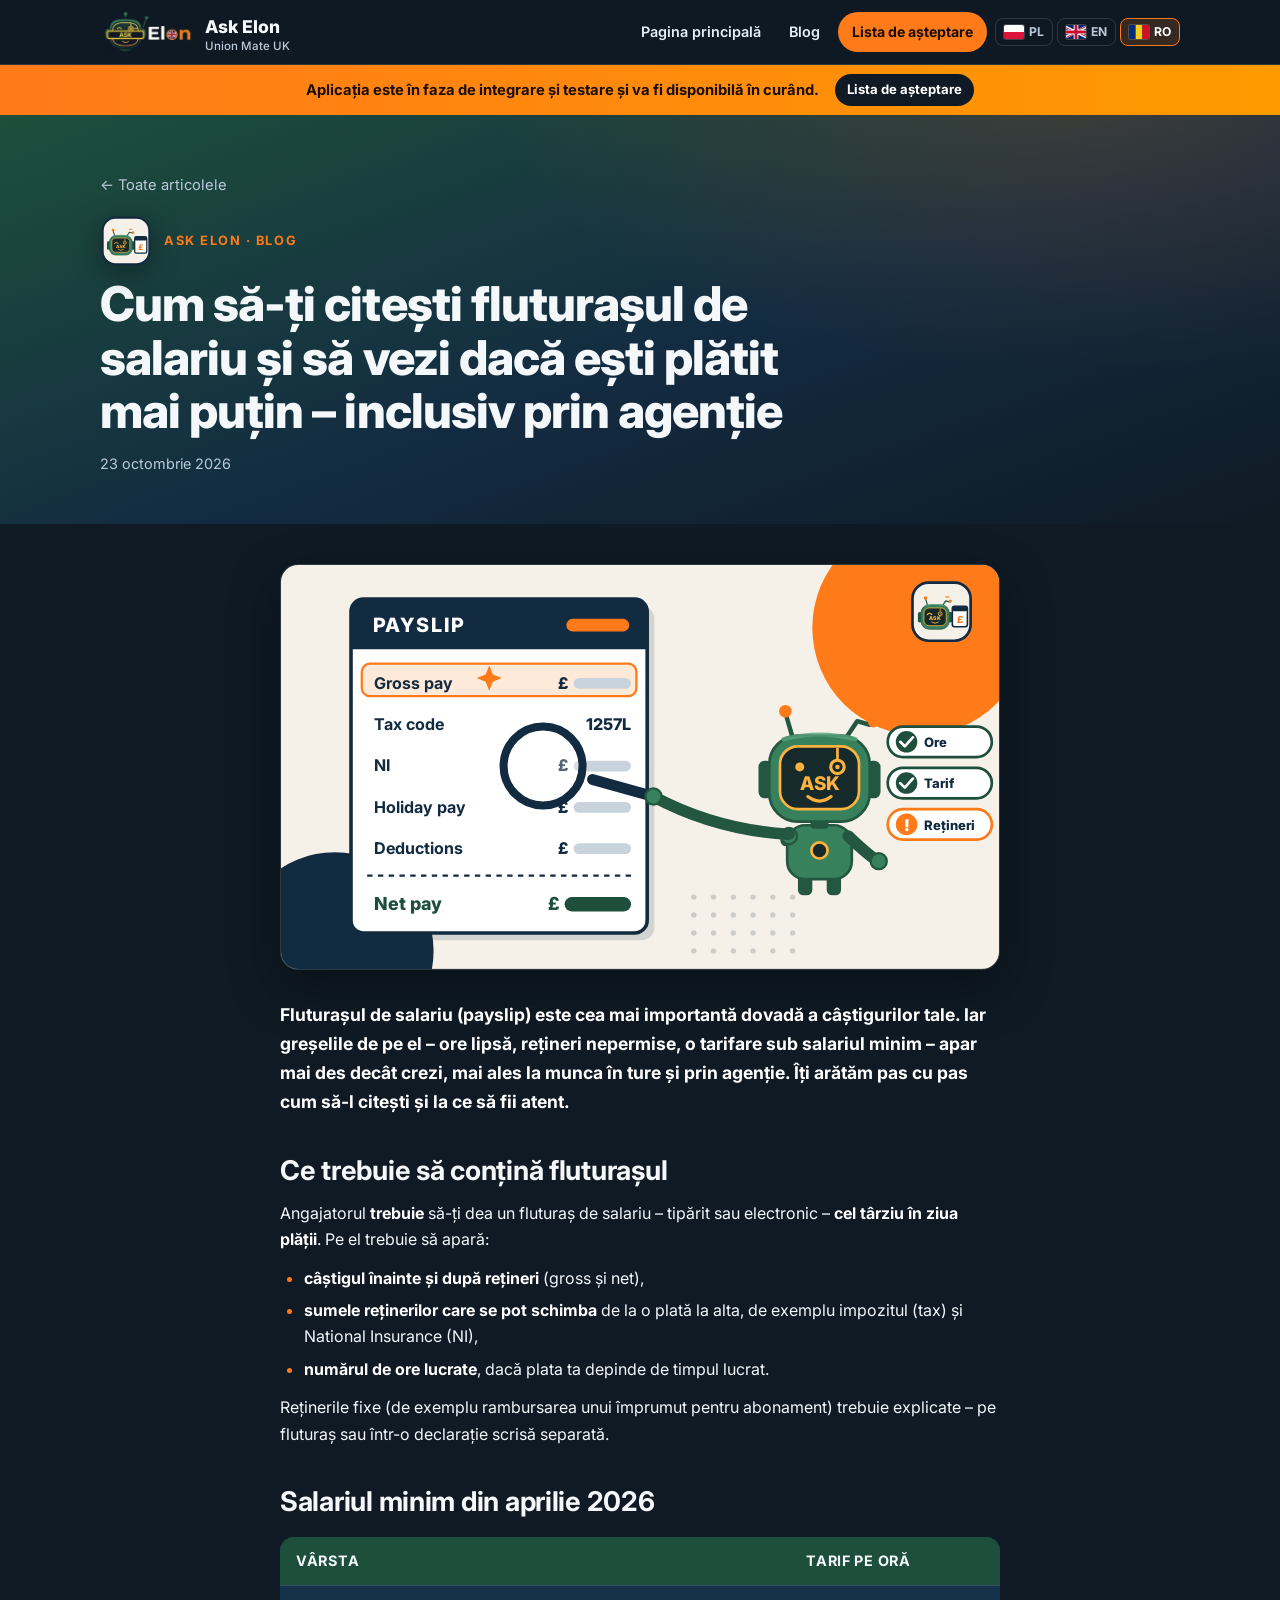
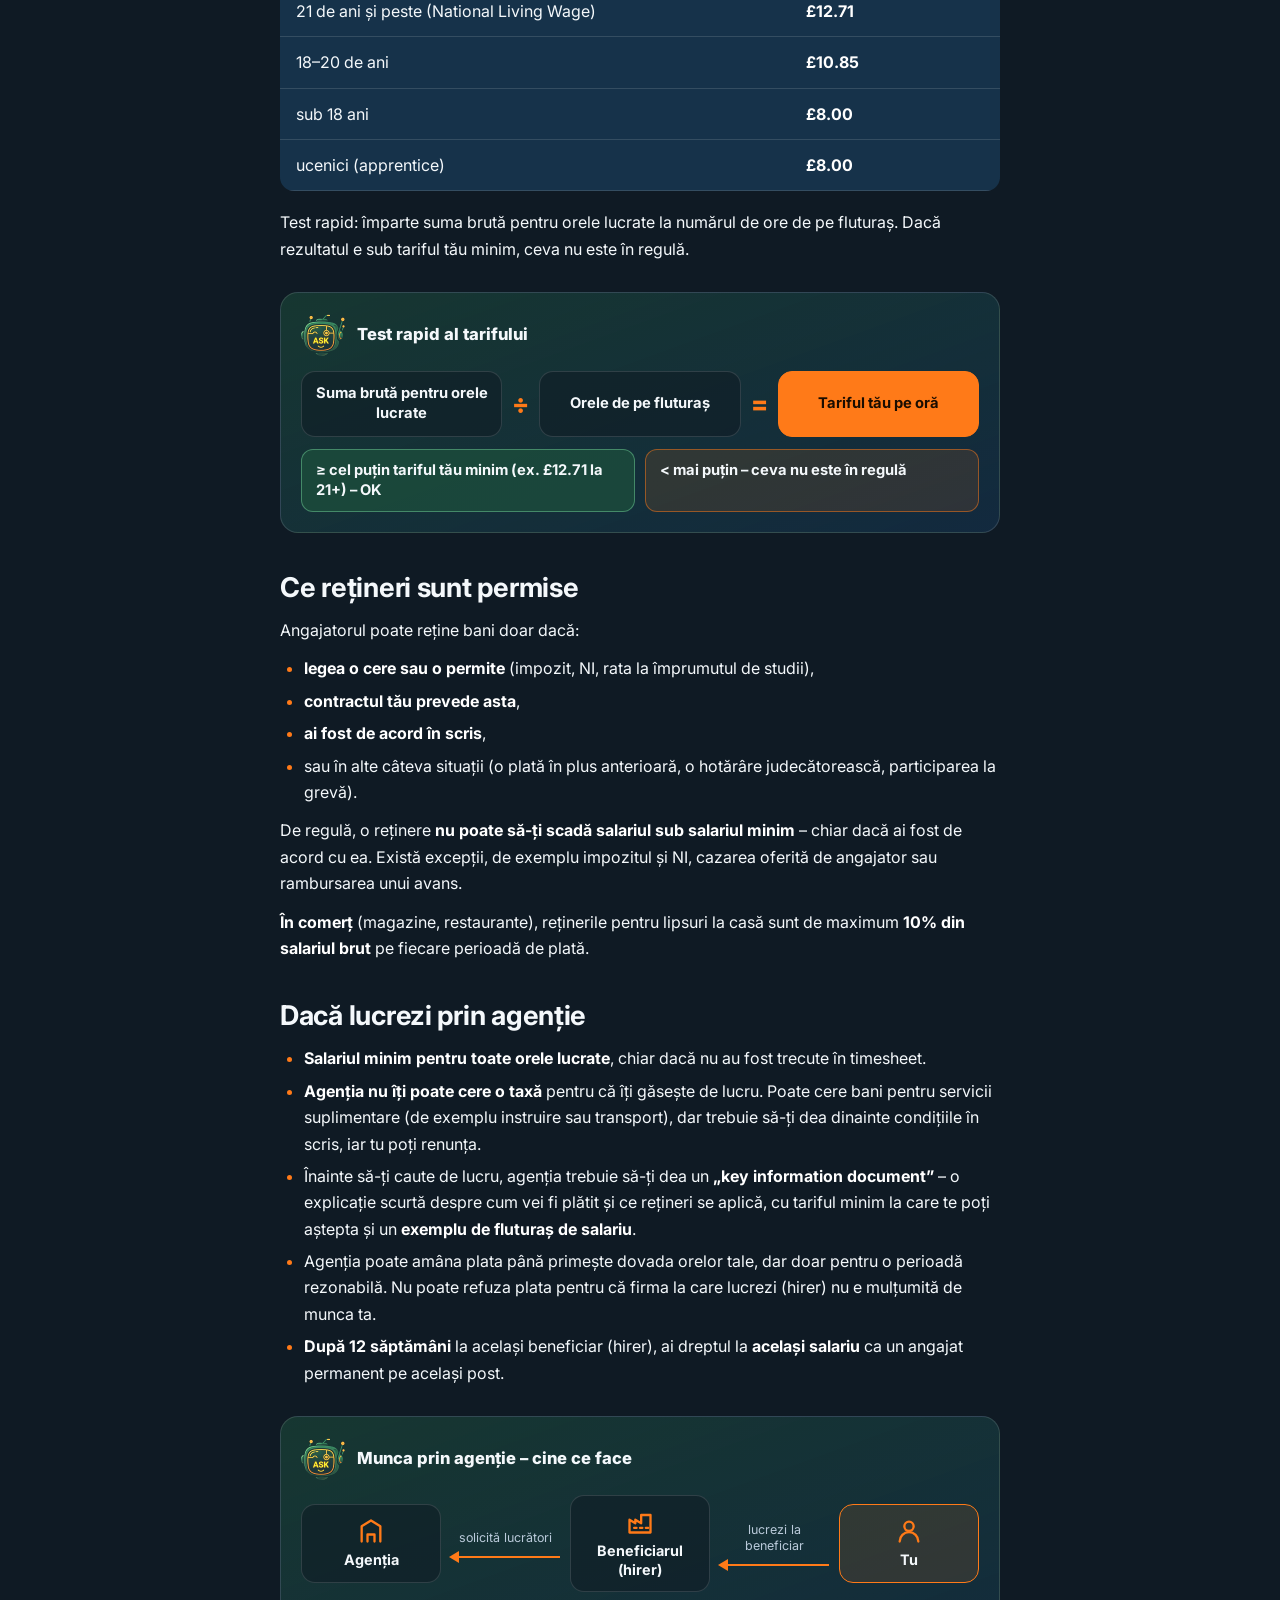
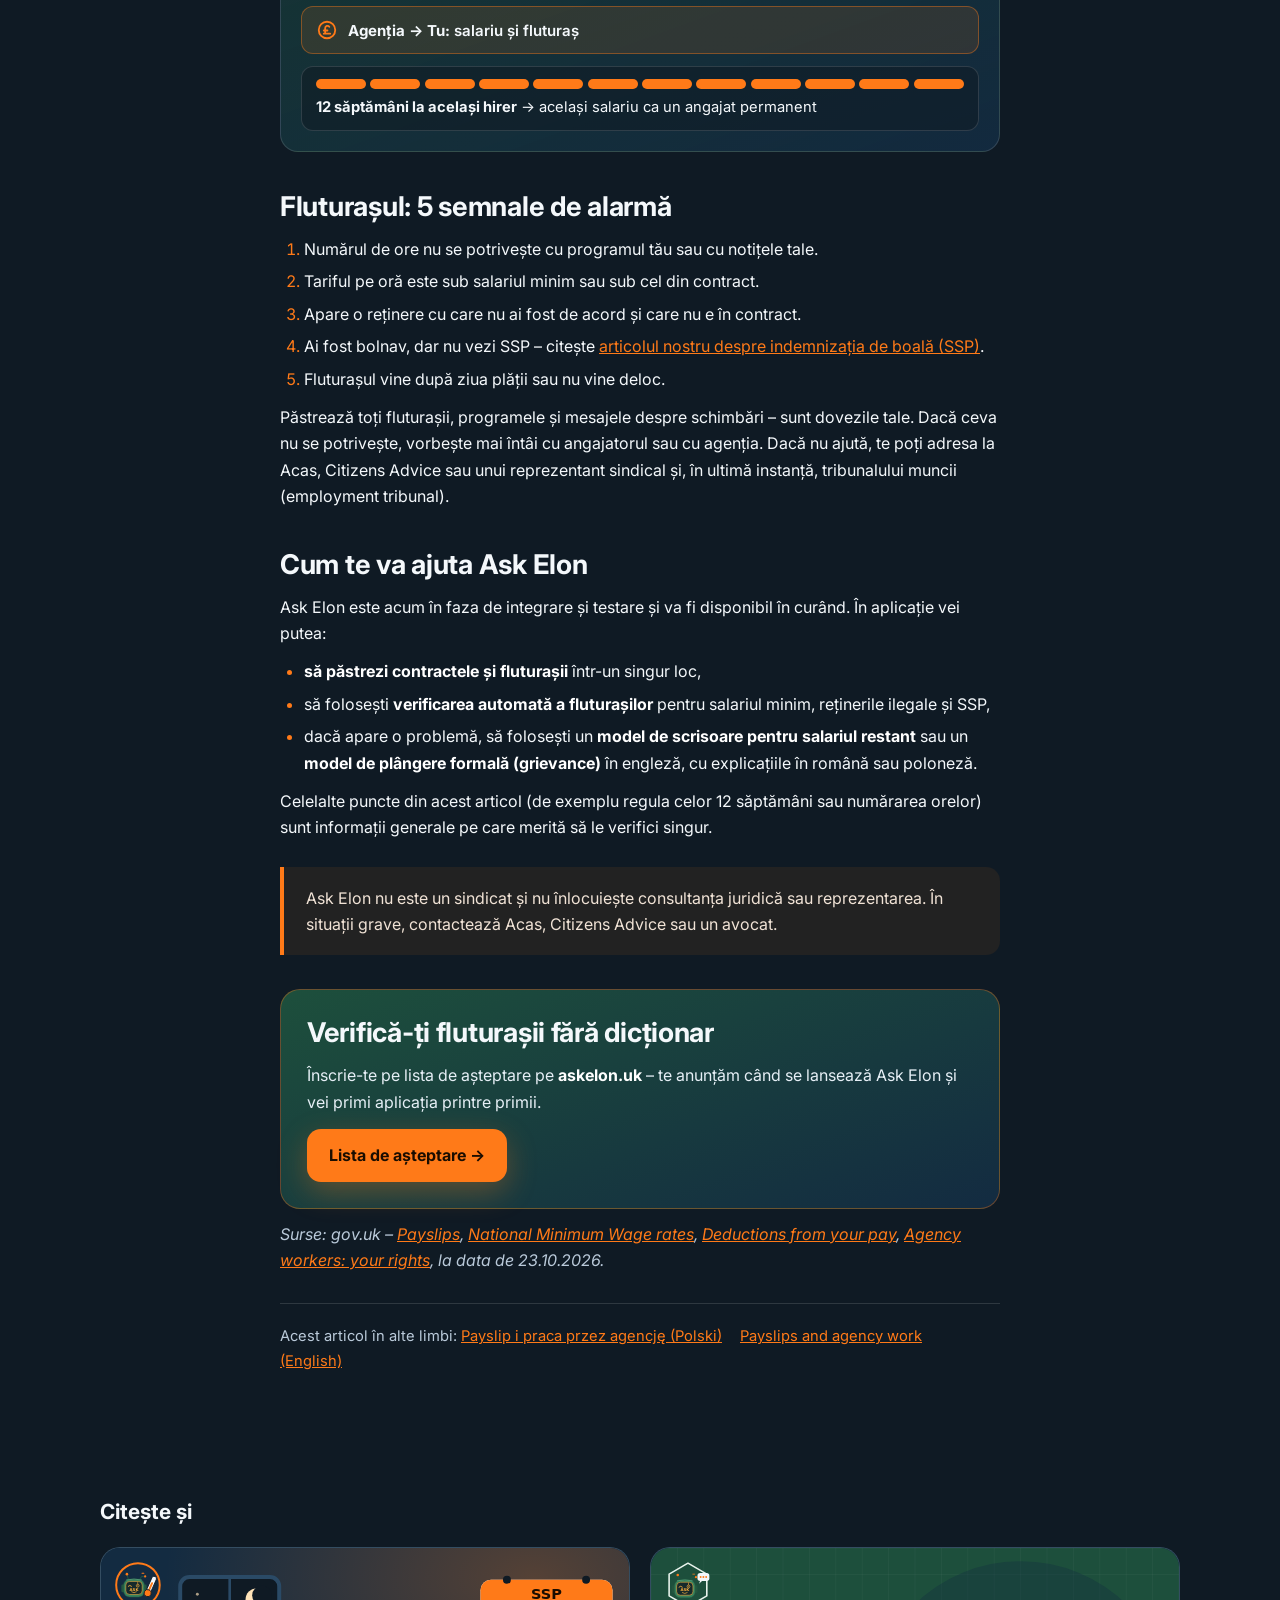
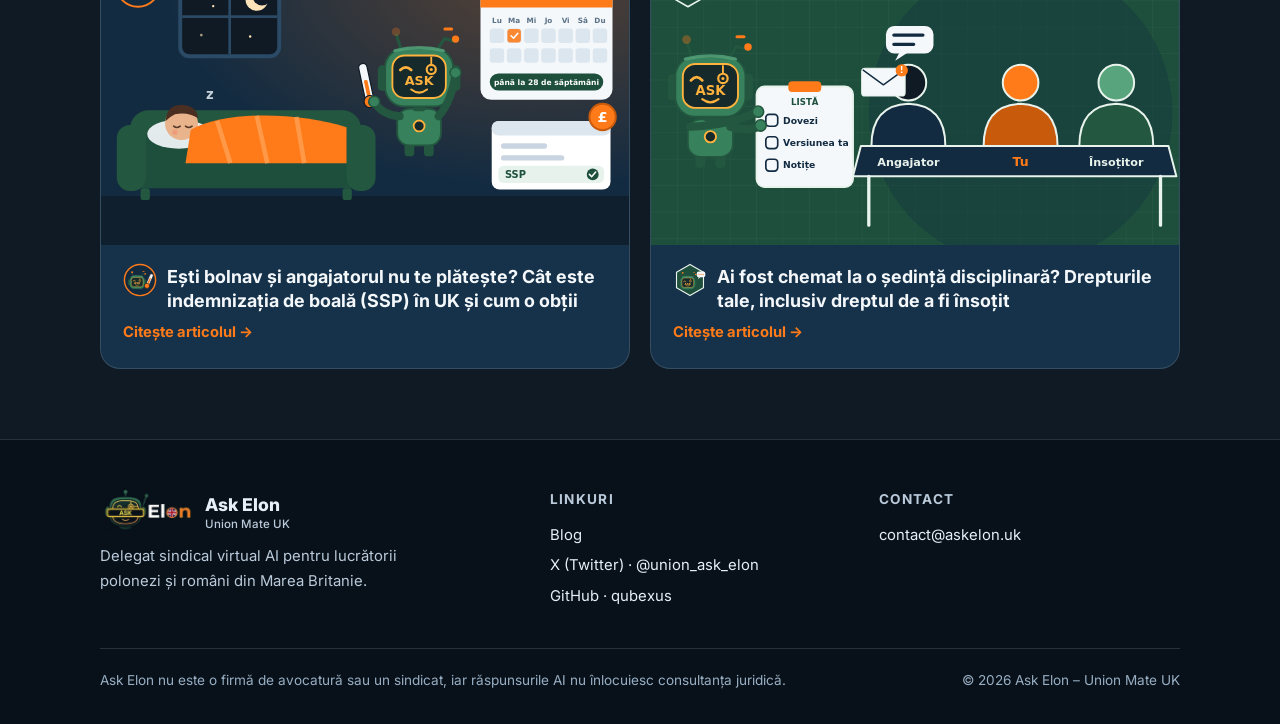
<file: blog/ro/payslip-agency.html>
<!DOCTYPE html>
<html lang="ro">
<head>
<meta charset="utf-8">
<meta name="viewport" content="width=device-width, initial-scale=1">
<title>Cum să-ți citești fluturașul de salariu și să vezi dacă ești plătit mai puțin – inclusiv prin agenție | Ask Elon</title>
<meta name="description" content="Ce trebuie să conțină fluturașul de salariu (payslip) în UK, salariul minim din aprilie 2026 (£12.71/oră), ce rețineri sunt permise și ce drepturi au lucrătorii prin agenție, inclusiv regula celor 12 săptămâni.">
<link rel="canonical" href="https://askelon.uk/blog/ro/payslip-agency.html">
<link rel="alternate" hreflang="pl" href="https://askelon.uk/blog/pl/payslip-agency.html"><link rel="alternate" hreflang="en" href="https://askelon.uk/blog/en/payslip-agency.html"><link rel="alternate" hreflang="ro" href="https://askelon.uk/blog/ro/payslip-agency.html"><link rel="alternate" hreflang="x-default" href="https://askelon.uk/blog/en/payslip-agency.html">
<meta property="og:type" content="article">
<meta property="og:site_name" content="Ask Elon – Union Mate UK">
<meta property="og:locale" content="ro_RO">
<meta property="og:title" content="Cum să-ți citești fluturașul de salariu și să vezi dacă ești plătit mai puțin – inclusiv prin agenție | Ask Elon">
<meta property="og:description" content="Ce trebuie să conțină fluturașul de salariu (payslip) în UK, salariul minim din aprilie 2026 (£12.71/oră), ce rețineri sunt permise și ce drepturi au lucrătorii prin agenție, inclusiv regula celor 12 săptămâni.">
<meta property="og:url" content="https://askelon.uk/blog/ro/payslip-agency.html">
<meta property="og:image" content="https://askelon.uk/blog/img/payslip-agency-ro.jpg">
<meta property="og:image:width" content="1600"><meta property="og:image:height" content="900">
<meta name="twitter:card" content="summary_large_image">
<meta name="twitter:site" content="@union_ask_elon">
<meta name="twitter:title" content="Cum să-ți citești fluturașul de salariu și să vezi dacă ești plătit mai puțin – inclusiv prin agenție | Ask Elon">
<meta name="twitter:description" content="Ce trebuie să conțină fluturașul de salariu (payslip) în UK, salariul minim din aprilie 2026 (£12.71/oră), ce rețineri sunt permise și ce drepturi au lucrătorii prin agenție, inclusiv regula celor 12 săptămâni.">
<meta name="twitter:image" content="https://askelon.uk/blog/img/payslip-agency-ro.jpg">
<link rel="icon" type="image/png" href="/favicon.png">
<link rel="preconnect" href="https://fonts.googleapis.com"><link rel="preconnect" href="https://fonts.gstatic.com" crossorigin>
<link href="https://fonts.googleapis.com/css2?family=Inter:wght@400;500;600;700;800&display=swap" rel="stylesheet">
<link rel="stylesheet" href="/blog/blog.css">
<script>document.documentElement.classList.add('js');setTimeout(function(){if(!window.__rv)document.documentElement.classList.remove('js')},3000)</script>
<script src="/blog/blog.js" defer></script>
<script type="application/ld+json">{"@context": "https://schema.org", "@type": "Article", "headline": "Cum să-ți citești fluturașul de salariu și să vezi dacă ești plătit mai puțin – inclusiv prin agenție", "description": "Ce trebuie să conțină fluturașul de salariu (payslip) în UK, salariul minim din aprilie 2026 (£12.71/oră), ce rețineri sunt permise și ce drepturi au lucrătorii prin agenție, inclusiv regula celor 12 săptămâni.", "inLanguage": "ro", "datePublished": "2026-10-23T18:00:00+01:00", "image": "https://askelon.uk/blog/img/payslip-agency-ro.jpg", "url": "https://askelon.uk/blog/ro/payslip-agency.html", "publisher": {"@type": "Organization", "name": "Ask Elon – Union Mate UK", "url": "https://askelon.uk"}}</script>
<meta property="article:published_time" content="2026-10-23T18:00:00+01:00">
</head>
<body>
<svg width="0" height="0" style="position:absolute" aria-hidden="true" focusable="false">
 <symbol id="f-pl" viewBox="0 0 30 20" preserveAspectRatio="none"><rect width="30" height="10" fill="#fff"/><rect y="10" width="30" height="10" fill="#DC143C"/></symbol>
 <symbol id="f-ro" viewBox="0 0 30 20" preserveAspectRatio="none"><rect width="10" height="20" fill="#002B7F"/><rect x="10" width="10" height="20" fill="#FCD116"/><rect x="20" width="10" height="20" fill="#CE1126"/></symbol>
 <symbol id="f-gb" viewBox="0 0 60 30" preserveAspectRatio="xMidYMid slice"><clipPath id="gb-s"><path d="M0,0v30h60V0z"/></clipPath><clipPath id="gb-t"><path d="M30,15h30v15zv15H0zH0V0zV0h30z"/></clipPath><g clip-path="url(#gb-s)"><path d="M0,0v30h60V0z" fill="#012169"/><path d="M0,0 60,30M60,0 0,30" stroke="#fff" stroke-width="6"/><path d="M0,0 60,30M60,0 0,30" clip-path="url(#gb-t)" stroke="#C8102E" stroke-width="4"/><path d="M30,0v30M0,15h60" stroke="#fff" stroke-width="10"/><path d="M30,0v30M0,15h60" stroke="#C8102E" stroke-width="6"/></g></symbol>
</svg>

<div class="progress" aria-hidden="true"><span></span></div>
<nav><div class="wrap">
<a class="brand" href="/?lang=ro"><img class="brand-logo" src="/logo.webp" width="400" height="185" alt="Ask Elon logo"><span>Ask Elon<small>Union Mate UK</small></span></a>
<div class="nav-links"><a class="nl hm" href="/?lang=ro">Pagina principală</a><a class="nl" href="/blog/ro/">Blog</a><a class="nav-cta" href="/?lang=ro#lista">Lista de așteptare</a>
<div class="lang-sw" role="group" aria-label="Alege limba"><a href="/blog/pl/payslip-agency.html" hreflang="pl" lang="pl"><svg class="flag" aria-hidden="true" focusable="false"><use href="#f-pl"/></svg>PL</a><a href="/blog/en/payslip-agency.html" hreflang="en" lang="en"><svg class="flag" aria-hidden="true" focusable="false"><use href="#f-gb"/></svg>EN</a><a href="/blog/ro/payslip-agency.html" hreflang="ro" lang="ro" aria-current="true"><svg class="flag" aria-hidden="true" focusable="false"><use href="#f-ro"/></svg>RO</a></div></div>
</div></nav>
<div class="build" role="status"><div class="wrap"><span>Aplicația este în faza de integrare și testare și va fi disponibilă în curând.</span><a href="/?lang=ro#lista">Lista de așteptare</a></div></div><header class="hero"><div class="wrap"><a class="back" href="/blog/ro/">← Toate articolele</a><div class="eyebrow"><img class="bdg" src="/blog/img/badge-payslip-agency.svg" width="52" height="52" alt="Insignă temă: fluturaș și agenție">Ask Elon · Blog</div><h1>Cum să-ți citești fluturașul de salariu și să vezi dacă ești plătit mai puțin – inclusiv prin agenție</h1><p class="meta"><time datetime="2026-10-23">23 octombrie 2026</time></p></div></header>
<main><article>
<figure class="hero-ill rv"><svg xmlns="http://www.w3.org/2000/svg" class="hero-svg" viewBox="0 0 800 450" role="img" aria-labelledby="hero-payslip-agency-ro-t"><title id="hero-payslip-agency-ro-t">Ilustrație: robotul Ask Elon verifică fluturașul de salariu cu o lupă – suma brută, codul fiscal, NI, holiday pay, rețineri și suma netă</title><style>.ps-mag{transform-origin:566px 300px;animation:ps-mag 10s ease-in-out infinite}@keyframes ps-mag{0.0%,14.0%{transform:rotate(20.71deg)}20.0%,34.0%{transform:rotate(9.91deg)}40.0%,54.0%{transform:rotate(0.00deg)}60.0%,74.0%{transform:rotate(-9.45deg)}80.0%,94.0%{transform:rotate(341.27deg)}100%{transform:rotate(20.71deg)}}.ps-hl{animation:ps-hl 10s ease-in-out infinite}@keyframes ps-hl{0.0%,14.0%{transform:translateY(0px)}20.0%,34.0%{transform:translateY(46px)}40.0%,54.0%{transform:translateY(92px)}60.0%,74.0%{transform:translateY(138px)}80.0%,94.0%{transform:translateY(184px)}100%{transform:translateY(0)}}.ps-c0{transform-box:fill-box;transform-origin:left center;animation:ps-c0 10s ease-out infinite}@keyframes ps-c0{0%,8%{opacity:0;transform:translateX(14px)}14%,92%{opacity:1;transform:none}100%{opacity:0}}.ps-c1{transform-box:fill-box;transform-origin:left center;animation:ps-c1 10s ease-out infinite}@keyframes ps-c1{0%,26%{opacity:0;transform:translateX(14px)}32%,92%{opacity:1;transform:none}100%{opacity:0}}.ps-c2{transform-box:fill-box;transform-origin:left center;animation:ps-c2 10s ease-out infinite}@keyframes ps-c2{0%,44%{opacity:0;transform:translateX(14px)}50%,92%{opacity:1;transform:none}100%{opacity:0}}.ps-ant{animation:ps-bl 1.4s ease-in-out infinite}@keyframes ps-bl{50%{opacity:.35}}.ps-sp{transform-box:fill-box;transform-origin:center;animation:ps-sp 2.5s ease-in-out infinite}@keyframes ps-sp{0%,100%{transform:scale(.6);opacity:.3}50%{transform:scale(1.15);opacity:1}}@media (prefers-reduced-motion:reduce){*{animation:none!important}}</style><rect width="800" height="450" fill="#F6F1E8"/><circle cx="712" cy="70" r="120" fill="#FF7A18"/><circle cx="60" cy="430" r="110" fill="#132B41"/><circle cx="460" cy="370" r="3" fill="#132B41" opacity=".18"/><circle cx="482" cy="370" r="3" fill="#132B41" opacity=".18"/><circle cx="504" cy="370" r="3" fill="#132B41" opacity=".18"/><circle cx="526" cy="370" r="3" fill="#132B41" opacity=".18"/><circle cx="548" cy="370" r="3" fill="#132B41" opacity=".18"/><circle cx="570" cy="370" r="3" fill="#132B41" opacity=".18"/><circle cx="460" cy="390" r="3" fill="#132B41" opacity=".18"/><circle cx="482" cy="390" r="3" fill="#132B41" opacity=".18"/><circle cx="504" cy="390" r="3" fill="#132B41" opacity=".18"/><circle cx="526" cy="390" r="3" fill="#132B41" opacity=".18"/><circle cx="548" cy="390" r="3" fill="#132B41" opacity=".18"/><circle cx="570" cy="390" r="3" fill="#132B41" opacity=".18"/><circle cx="460" cy="410" r="3" fill="#132B41" opacity=".18"/><circle cx="482" cy="410" r="3" fill="#132B41" opacity=".18"/><circle cx="504" cy="410" r="3" fill="#132B41" opacity=".18"/><circle cx="526" cy="410" r="3" fill="#132B41" opacity=".18"/><circle cx="548" cy="410" r="3" fill="#132B41" opacity=".18"/><circle cx="570" cy="410" r="3" fill="#132B41" opacity=".18"/><circle cx="460" cy="430" r="3" fill="#132B41" opacity=".18"/><circle cx="482" cy="430" r="3" fill="#132B41" opacity=".18"/><circle cx="504" cy="430" r="3" fill="#132B41" opacity=".18"/><circle cx="526" cy="430" r="3" fill="#132B41" opacity=".18"/><circle cx="548" cy="430" r="3" fill="#132B41" opacity=".18"/><circle cx="570" cy="430" r="3" fill="#132B41" opacity=".18"/>
<rect x="86" y="46" width="330" height="372" rx="14" fill="#132B41" opacity=".15"/>
<rect x="78" y="38" width="330" height="372" rx="14" fill="#fff" stroke="#132B41" stroke-width="4"/>
<path d="M78,94 V52 a14,14 0 0 1 14,-14 h302 a14,14 0 0 1 14,14 V94z" fill="#132B41"/>
<text x="102" y="75" font-family="Inter,system-ui,-apple-system,Segoe UI,Arial,sans-serif" font-size="22" font-weight="800" fill="#fff" letter-spacing="2">PAYSLIP</text><rect x="318" y="60" width="70" height="14" rx="7" fill="#FF7A18"/>
<rect class="ps-hl" x="90" y="110" width="306" height="36" rx="9" fill="#FF7A18" fill-opacity=".16" stroke="#FF7A18" stroke-width="2.5"/>
<text x="104" y="138" font-family="Inter,system-ui,-apple-system,Segoe UI,Arial,sans-serif" font-size="18" font-weight="700" fill="#132B41">Gross pay</text><text x="320" y="138" text-anchor="end" font-family="Inter,system-ui,-apple-system,Segoe UI,Arial,sans-serif" font-size="18" font-weight="800" fill="#132B41">£</text><rect x="326" y="126" width="64" height="12" rx="6" fill="#C9D3DD"/><text x="104" y="184" font-family="Inter,system-ui,-apple-system,Segoe UI,Arial,sans-serif" font-size="18" font-weight="700" fill="#132B41">Tax code</text><text x="390" y="184" text-anchor="end" font-family="Inter,system-ui,-apple-system,Segoe UI,Arial,sans-serif" font-size="18" font-weight="800" fill="#132B41">1257L</text><text x="104" y="230" font-family="Inter,system-ui,-apple-system,Segoe UI,Arial,sans-serif" font-size="18" font-weight="700" fill="#132B41">NI</text><text x="320" y="230" text-anchor="end" font-family="Inter,system-ui,-apple-system,Segoe UI,Arial,sans-serif" font-size="18" font-weight="800" fill="#132B41">£</text><rect x="326" y="218" width="64" height="12" rx="6" fill="#C9D3DD"/><text x="104" y="276" font-family="Inter,system-ui,-apple-system,Segoe UI,Arial,sans-serif" font-size="18" font-weight="700" fill="#132B41">Holiday pay</text><text x="320" y="276" text-anchor="end" font-family="Inter,system-ui,-apple-system,Segoe UI,Arial,sans-serif" font-size="18" font-weight="800" fill="#132B41">£</text><rect x="326" y="264" width="64" height="12" rx="6" fill="#C9D3DD"/><text x="104" y="322" font-family="Inter,system-ui,-apple-system,Segoe UI,Arial,sans-serif" font-size="18" font-weight="700" fill="#132B41">Deductions</text><text x="320" y="322" text-anchor="end" font-family="Inter,system-ui,-apple-system,Segoe UI,Arial,sans-serif" font-size="18" font-weight="800" fill="#132B41">£</text><rect x="326" y="310" width="64" height="12" rx="6" fill="#C9D3DD"/>
<path d="M96,346 H390" stroke="#132B41" stroke-width="2.5" stroke-dasharray="6 6"/>
<text x="104" y="384" font-family="Inter,system-ui,-apple-system,Segoe UI,Arial,sans-serif" font-size="20" font-weight="800" fill="#1D4F3C">Net pay</text><text x="310" y="384" text-anchor="end" font-family="Inter,system-ui,-apple-system,Segoe UI,Arial,sans-serif" font-size="20" font-weight="800" fill="#1D4F3C">£</text><rect x="316" y="370" width="74" height="16" rx="8" fill="#1D4F3C"/>
<g transform="translate(600,238)"><g class="ps-robot">
<rect x="-24" y="104" width="16" height="26" rx="6" fill="#24573F"/><rect x="8" y="104" width="16" height="26" rx="6" fill="#24573F"/>
<rect x="-36" y="52" width="72" height="60" rx="20" fill="#37815C" stroke="#24573F" stroke-width="3"/>
<circle class="ps-core" cx="0" cy="80" r="9" fill="#16292B" stroke="#FFB23E" stroke-width="3"/>
<rect x="-10" y="44" width="20" height="12" rx="4" fill="#24573F"/>
<g class="ps-head">
<path d="M-30,-46 L-37,-70" stroke="#24573F" stroke-width="5" stroke-linecap="round"/><circle class="ps-ant" cx="-38" cy="-75" r="7" fill="#FF7A18"/>
<path d="M30,-46 L42,-64 L56,-60" stroke="#24573F" stroke-width="5" fill="none" stroke-linecap="round" stroke-linejoin="round"/><circle cx="60" cy="-63" r="6" fill="#FF7A18"/><rect x="40" y="-82" width="16" height="5" rx="2.5" fill="#FF7A18"/>
<rect x="-68" y="-20" width="16" height="42" rx="7" fill="#24573F"/><rect x="52" y="-20" width="16" height="42" rx="7" fill="#24573F"/>
<rect x="-56" y="-48" width="112" height="96" rx="32" fill="#37815C" stroke="#24573F" stroke-width="3"/>
<path d="M-40,-44 Q0,-54 40,-44" stroke="#58A57D" stroke-width="5" fill="none" stroke-linecap="round" opacity=".8"/>
<rect x="-44" y="-36" width="88" height="70" rx="20" fill="#16292B" stroke="#FFB23E" stroke-width="3"/>
<circle cx="-22" cy="-13" r="5" fill="#FFB23E"/><circle cx="20" cy="-13" r="7.5" stroke="#FFB23E" stroke-width="3.5" fill="none"/><circle cx="20" cy="-13" r="2.5" fill="#FFB23E"/><path d="M20,-21 V-34" stroke="#FFB23E" stroke-width="3"/>
<text x="0" y="13" text-anchor="middle" font-family="Inter,system-ui,-apple-system,Segoe UI,Arial,sans-serif" font-size="21" font-weight="800" fill="#FFB23E">ASK</text>
<path d="M-13,20 q13,10 26,0" stroke="#FFB23E" stroke-width="3.5" fill="none" stroke-linecap="round"/>
</g>
<g class=""><path d="M-32,64 Q-41.0,74.0 -34,64" stroke="#24573F" stroke-width="13" fill="none" stroke-linecap="round"/><circle cx="-34" cy="64" r="9" fill="#37815C" stroke="#24573F" stroke-width="2.5"/></g><g class=""><path d="M32,64 Q57.0,88.0 66,92" stroke="#24573F" stroke-width="13" fill="none" stroke-linecap="round"/><circle cx="66" cy="92" r="9" fill="#37815C" stroke="#24573F" stroke-width="2.5"/></g>
</g></g>
<g class="ps-mag"><path d="M566,300 Q484.65,295.1 415,258" stroke="#24573F" stroke-width="13" fill="none" stroke-linecap="round"/><path d="M415,258 L347,239" stroke="#132B41" stroke-width="12" stroke-linecap="round"/><circle cx="292" cy="224" r="44" fill="#FFFFFF" fill-opacity=".28" stroke="#132B41" stroke-width="9"/><path d="M268,204 q10,-14 26,-14" stroke="#fff" stroke-width="5" fill="none" stroke-linecap="round"/><circle cx="415" cy="258" r="9" fill="#37815C" stroke="#24573F" stroke-width="2.5"/></g>
<g class="ps-sp" fill="#FF7A18"><path d="M232,112 l4,10 l10,4 l-10,4 l-4,10 l-4,-10 l-10,-4 l10,-4z"/></g>
<g class="ps-c0"><rect x="676" y="180" width="116" height="34" rx="17" fill="#fff" stroke="#1D4F3C" stroke-width="3"/><circle cx="697" cy="197" r="12" fill="#1D4F3C"/><path d="M690,197 l5,5 l9,-10" stroke="#fff" stroke-width="3" fill="none" stroke-linecap="round" stroke-linejoin="round"/><text x="716" y="203" font-family="Inter,system-ui,-apple-system,Segoe UI,Arial,sans-serif" font-size="14.5" font-weight="800" fill="#132B41">Ore</text></g><g class="ps-c1"><rect x="676" y="226" width="116" height="34" rx="17" fill="#fff" stroke="#1D4F3C" stroke-width="3"/><circle cx="697" cy="243" r="12" fill="#1D4F3C"/><path d="M690,243 l5,5 l9,-10" stroke="#fff" stroke-width="3" fill="none" stroke-linecap="round" stroke-linejoin="round"/><text x="716" y="249" font-family="Inter,system-ui,-apple-system,Segoe UI,Arial,sans-serif" font-size="14.5" font-weight="800" fill="#132B41">Tarif</text></g><g class="ps-c2"><rect x="676" y="272" width="116" height="34" rx="17" fill="#fff" stroke="#FF7A18" stroke-width="3"/><circle cx="697" cy="289" r="12" fill="#FF7A18"/><text x="697" y="296" text-anchor="middle" font-family="Inter,system-ui,-apple-system,Segoe UI,Arial,sans-serif" font-size="18" font-weight="900" fill="#fff">!</text><text x="716" y="295" font-family="Inter,system-ui,-apple-system,Segoe UI,Arial,sans-serif" font-size="14.5" font-weight="800" fill="#132B41">Rețineri</text></g>
<g transform="translate(700,16) scale(.6)"><rect x="6" y="6" width="108" height="108" rx="30" fill="#F6F1E8" stroke="#132B41" stroke-width="5"/><g transform="translate(48,70) scale(.47)"><g class="head">
<path d="M-30,-46 L-37,-70" stroke="#24573F" stroke-width="5" stroke-linecap="round"/><circle class="ant" cx="-38" cy="-75" r="7" fill="#FF7A18"/>
<path d="M30,-46 L42,-64 L56,-60" stroke="#24573F" stroke-width="5" fill="none" stroke-linecap="round" stroke-linejoin="round"/><circle cx="60" cy="-63" r="6" fill="#FF7A18"/><rect x="40" y="-82" width="16" height="5" rx="2.5" fill="#FF7A18"/>
<rect x="-68" y="-20" width="16" height="42" rx="7" fill="#24573F"/><rect x="52" y="-20" width="16" height="42" rx="7" fill="#24573F"/>
<rect x="-56" y="-48" width="112" height="96" rx="32" fill="#37815C" stroke="#24573F" stroke-width="3"/>
<path d="M-40,-44 Q0,-54 40,-44" stroke="#58A57D" stroke-width="5" fill="none" stroke-linecap="round" opacity=".8"/>
<rect x="-44" y="-36" width="88" height="70" rx="20" fill="#16292B" stroke="#FFB23E" stroke-width="3"/>
<path d="M-31,-10 q9,-10 18,0" stroke="#FFB23E" stroke-width="4.5" fill="none" stroke-linecap="round"/><circle cx="20" cy="-13" r="7.5" stroke="#FFB23E" stroke-width="3.5" fill="none"/><circle cx="20" cy="-13" r="2.5" fill="#FFB23E"/><path d="M20,-21 V-34" stroke="#FFB23E" stroke-width="3"/>
<text x="0" y="13" text-anchor="middle" font-family="Inter,system-ui,-apple-system,Segoe UI,Arial,sans-serif" font-size="21" font-weight="800" fill="#FFB23E">ASK</text>
<path d="M-13,20 q13,10 26,0" stroke="#FFB23E" stroke-width="3.5" fill="none" stroke-linecap="round"/>
</g></g><g transform="translate(80,50)"><rect x="0" y="0" width="28" height="38" rx="4" fill="#fff" stroke="#132B41" stroke-width="3"/><rect x="0" y="0" width="28" height="9" rx="3" fill="#132B41"/><text x="14" y="31" text-anchor="middle" font-family="Inter,system-ui,-apple-system,Segoe UI,Arial,sans-serif" font-size="18" font-weight="800" fill="#FF7A18">£</text></g></g></svg></figure>
<p class="lead"><strong>Fluturașul de salariu (payslip) este cea mai importantă dovadă a câștigurilor tale. Iar greșelile de pe el – ore lipsă, rețineri nepermise, o tarifare sub salariul minim – apar mai des decât crezi, mai ales la munca în ture și prin agenție. Îți arătăm pas cu pas cum să-l citești și la ce să fii atent.</strong></p>
<h2 class="rv">Ce trebuie să conțină fluturașul</h2>
<p>Angajatorul <strong>trebuie</strong> să-ți dea un fluturaș de salariu – tipărit sau electronic – <strong>cel târziu în ziua plății</strong>. Pe el trebuie să apară:</p>
<ul>
<li><strong>câștigul înainte și după rețineri</strong> (gross și net),</li>
<li><strong>sumele reținerilor care se pot schimba</strong> de la o plată la alta, de exemplu impozitul (tax) și National Insurance (NI),</li>
<li><strong>numărul de ore lucrate</strong>, dacă plata ta depinde de timpul lucrat.</li>
</ul>
<p>Reținerile fixe (de exemplu rambursarea unui împrumut pentru abonament) trebuie explicate – pe fluturaș sau într-o declarație scrisă separată.</p>
<h2 class="rv">Salariul minim din aprilie 2026</h2>
<table class="rv">
<thead>
<tr>
<th>Vârsta</th>
<th>Tarif pe oră</th>
</tr>
</thead>
<tbody>
<tr>
<td>21 de ani și peste (National Living Wage)</td>
<td><strong>£12.71</strong></td>
</tr>
<tr>
<td>18–20 de ani</td>
<td><strong>£10.85</strong></td>
</tr>
<tr>
<td>sub 18 ani</td>
<td><strong>£8.00</strong></td>
</tr>
<tr>
<td>ucenici (apprentice)</td>
<td><strong>£8.00</strong></td>
</tr>
</tbody>
</table>
<p>Test rapid: împarte suma brută pentru orele lucrate la numărul de ore de pe fluturaș. Dacă rezultatul e sub tariful tău minim, ceva nu este în regulă.</p>
<figure class="ill ill-qt rv" aria-label="Test rapid al tarifului"><figcaption><img class="ill-bot" src="/blog/img/robot-guide.png" width="44" height="44" alt="" loading="lazy" decoding="async"><span>Test rapid al tarifului</span></figcaption><div class="qt"><div class="qt-b" style="--d:0">Suma brută pentru orele lucrate</div><div class="qt-op">÷</div><div class="qt-b" style="--d:1">Orele de pe fluturaș</div><div class="qt-op">=</div><div class="qt-b qt-r" style="--d:2">Tariful tău pe oră</div></div><div class="qt-o"><p class="ok" style="--d:3">≥ cel puțin tariful tău minim (ex. £12.71 la 21+) – OK</p><p class="bad" style="--d:4">&lt; mai puțin – ceva nu este în regulă</p></div></figure>
<h2 class="rv">Ce rețineri sunt permise</h2>
<p>Angajatorul poate reține bani doar dacă:</p>
<ul>
<li><strong>legea o cere sau o permite</strong> (impozit, NI, rata la împrumutul de studii),</li>
<li><strong>contractul tău prevede asta</strong>,</li>
<li><strong>ai fost de acord în scris</strong>,</li>
<li>sau în alte câteva situații (o plată în plus anterioară, o hotărâre judecătorească, participarea la grevă).</li>
</ul>
<p>De regulă, o reținere <strong>nu poate să-ți scadă salariul sub salariul minim</strong> – chiar dacă ai fost de acord cu ea. Există excepții, de exemplu impozitul și NI, cazarea oferită de angajator sau rambursarea unui avans.</p>
<p><strong>În comerț</strong> (magazine, restaurante), reținerile pentru lipsuri la casă sunt de maximum <strong>10% din salariul brut</strong> pe fiecare perioadă de plată.</p>
<h2 class="rv">Dacă lucrezi prin agenție</h2>
<ul>
<li><strong>Salariul minim pentru toate orele lucrate</strong>, chiar dacă nu au fost trecute în timesheet.</li>
<li><strong>Agenția nu îți poate cere o taxă</strong> pentru că îți găsește de lucru. Poate cere bani pentru servicii suplimentare (de exemplu instruire sau transport), dar trebuie să-ți dea dinainte condițiile în scris, iar tu poți renunța.</li>
<li>Înainte să-ți caute de lucru, agenția trebuie să-ți dea un <strong>„key information document”</strong> – o explicație scurtă despre cum vei fi plătit și ce rețineri se aplică, cu tariful minim la care te poți aștepta și un <strong>exemplu de fluturaș de salariu</strong>.</li>
<li>Agenția poate amâna plata până primește dovada orelor tale, dar doar pentru o perioadă rezonabilă. Nu poate refuza plata pentru că firma la care lucrezi (hirer) nu e mulțumită de munca ta.</li>
<li><strong>După 12 săptămâni</strong> la același beneficiar (hirer), ai dreptul la <strong>același salariu</strong> ca un angajat permanent pe același post.</li>
</ul>
<figure class="ill ill-fl rv" aria-label="Munca prin agenție – cine ce face"><figcaption><img class="ill-bot" src="/blog/img/robot-guide.png" width="44" height="44" alt="" loading="lazy" decoding="async"><span>Munca prin agenție – cine ce face</span></figcaption><div class="fl">
<div class="fl-n" style="--d:0"><svg class="i" viewBox="0 0 24 24" aria-hidden="true" focusable="false" fill="none" stroke="currentColor" stroke-width="2" stroke-linecap="round" stroke-linejoin="round"><path d="M4 21V8l8-5 8 5v13"/><path d="M9 21v-6h6v6"/></svg><b>Agenția</b></div><div class="fl-a" style="--d:1"><span>solicită lucrători</span></div>
<div class="fl-n" style="--d:2"><svg class="i" viewBox="0 0 24 24" aria-hidden="true" focusable="false" fill="none" stroke="currentColor" stroke-width="2" stroke-linecap="round" stroke-linejoin="round"><path d="M3 21V10l5 3V10l5 3V6h8v15z"/><path d="M7 17h2M12 17h2M17 17h2"/></svg><b>Beneficiarul (hirer)</b></div><div class="fl-a fl-a2" style="--d:3"><span>lucrezi la beneficiar</span></div>
<div class="fl-n fl-you" style="--d:4"><svg class="i" viewBox="0 0 24 24" aria-hidden="true" focusable="false" fill="none" stroke="currentColor" stroke-width="2" stroke-linecap="round" stroke-linejoin="round"><circle cx="12" cy="8" r="4"/><path d="M4 21a8 8 0 0 1 16 0"/></svg><b>Tu</b></div></div>
<p class="fl-pay"><svg class="i" viewBox="0 0 24 24" aria-hidden="true" focusable="false" fill="none" stroke="currentColor" stroke-width="2" stroke-linecap="round" stroke-linejoin="round"><circle cx="12" cy="12" r="9"/><path d="M14.5 8.5a2.5 2.5 0 0 0-4.5 1.5v5M8.5 12.5h4M8.5 16h7"/></svg><span><b>Agenția → Tu:</b> salariu și fluturaș</span></p>
<div class="weeks"><div class="wk-bar" aria-hidden="true"><i style="--w:0"></i><i style="--w:1"></i><i style="--w:2"></i><i style="--w:3"></i><i style="--w:4"></i><i style="--w:5"></i><i style="--w:6"></i><i style="--w:7"></i><i style="--w:8"></i><i style="--w:9"></i><i style="--w:10"></i><i style="--w:11"></i></div><p><b>12 săptămâni la același hirer</b> → același salariu ca un angajat permanent</p></div></figure>
<h2 class="rv">Fluturașul: 5 semnale de alarmă</h2>
<ol>
<li>Numărul de ore nu se potrivește cu programul tău sau cu notițele tale.</li>
<li>Tariful pe oră este sub salariul minim sau sub cel din contract.</li>
<li>Apare o reținere cu care nu ai fost de acord și care nu e în contract.</li>
<li>Ai fost bolnav, dar nu vezi SSP – citește <a href="ssp.html">articolul nostru despre indemnizația de boală (SSP)</a>.</li>
<li>Fluturașul vine după ziua plății sau nu vine deloc.</li>
</ol>
<p>Păstrează toți fluturașii, programele și mesajele despre schimbări – sunt dovezile tale. Dacă ceva nu se potrivește, vorbește mai întâi cu angajatorul sau cu agenția. Dacă nu ajută, te poți adresa la Acas, Citizens Advice sau unui reprezentant sindical și, în ultimă instanță, tribunalului muncii (employment tribunal).</p>
<h2 class="rv">Cum te va ajuta Ask Elon</h2>
<p>Ask Elon este acum în faza de integrare și testare și va fi disponibil în curând. În aplicație vei putea:</p>
<ul>
<li><strong>să păstrezi contractele și fluturașii</strong> într-un singur loc,</li>
<li>să folosești <strong>verificarea automată a fluturașilor</strong> pentru salariul minim, reținerile ilegale și SSP,</li>
<li>dacă apare o problemă, să folosești un <strong>model de scrisoare pentru salariul restant</strong> sau un <strong>model de plângere formală (grievance)</strong> în engleză, cu explicațiile în română sau poloneză.</li>
</ul>
<p>Celelalte puncte din acest articol (de exemplu regula celor 12 săptămâni sau numărarea orelor) sunt informații generale pe care merită să le verifici singur.</p>
<blockquote class="rv">
<p>Ask Elon nu este un sindicat și nu înlocuiește consultanța juridică sau reprezentarea. În situații grave, contactează Acas, Citizens Advice sau un avocat.</p>
</blockquote>
<section class="cta-box rv" aria-label="Verifică-ți fluturașii fără dicționar"><h2 style="margin-top:0">Verifică-ți fluturașii fără dicționar</h2><p>Înscrie-te pe lista de așteptare pe <strong>askelon.uk</strong> – te anunțăm când se lansează Ask Elon și vei primi aplicația printre primii.</p><a class="btn" href="/?lang=ro#lista">Lista de așteptare →</a></section><p><em>Surse: gov.uk – <a href="https://www.gov.uk/payslips">Payslips</a>, <a href="https://www.gov.uk/national-minimum-wage-rates">National Minimum Wage rates</a>, <a href="https://www.gov.uk/understanding-your-pay/deductions-from-your-pay">Deductions from your pay</a>, <a href="https://www.gov.uk/agency-workers-your-rights">Agency workers: your rights</a>, la data de 23.10.2026.</em></p>
<p class="alt">Acest articol în alte limbi: <a href="/blog/pl/payslip-agency.html" hreflang="pl" lang="pl">Payslip i praca przez agencję (Polski)</a> <a href="/blog/en/payslip-agency.html" hreflang="en" lang="en">Payslips and agency work (English)</a></p>
</article>
<div class="wrap"><h2 class="lang-h">Citește și</h2><div class="list" style="grid-template-columns:repeat(2,1fr)"><a class="post rv" href="/blog/ro/ssp.html"><span class="thumb"><img src="/blog/img/hero-ssp-ro.svg" width="800" height="450" alt="" loading="lazy" decoding="async"></span><div><h3 class="tt"><img class="bdg" src="/blog/img/badge-ssp.svg" width="34" height="34" alt="">Ești bolnav și angajatorul nu te plătește? Cât este indemnizația de boală (SSP) în UK și cum o obții</h3><span class="go">Citește articolul →</span></div></a><a class="post rv" href="/blog/ro/disciplinary-hearing.html"><span class="thumb"><img src="/blog/img/hero-disciplinary-hearing-ro.svg" width="800" height="450" alt="" loading="lazy" decoding="async"></span><div><h3 class="tt"><img class="bdg" src="/blog/img/badge-disciplinary-hearing.svg" width="34" height="34" alt="">Ai fost chemat la o ședință disciplinară? Drepturile tale, inclusiv dreptul de a fi însoțit</h3><span class="go">Citește articolul →</span></div></a></div></div>
</main>
<footer id="kontakt"><div class="wrap"><div class="foot">
<div><a class="brand" href="/"><img class="brand-logo" src="/logo.webp" width="400" height="185" alt="Ask Elon logo"><span>Ask Elon<small>Union Mate UK</small></span></a>
<p style="color:var(--muted);margin-top:12px;max-width:340px">Delegat sindical virtual AI pentru lucrătorii polonezi și români din Marea Britanie.</p></div>
<div><h4>Linkuri</h4><ul>
<li><a href="/blog/ro/">Blog</a></li>
<li><a href="https://x.com/union_ask_elon" target="_blank" rel="noopener">X (Twitter) · @union_ask_elon</a></li>
<li><a href="https://github.com/qubexus" target="_blank" rel="noopener">GitHub · qubexus</a></li></ul></div>
<div><h4>Contact</h4><ul><li><a href="mailto:contact@askelon.uk">contact@askelon.uk</a></li></ul></div>
</div><div class="disclaimer"><span>Ask Elon nu este o firmă de avocatură sau un sindicat, iar răspunsurile AI nu înlocuiesc consultanța juridică.</span><span>© 2026 Ask Elon – Union Mate UK</span></div></div></footer>
</body>
</html>
</file>
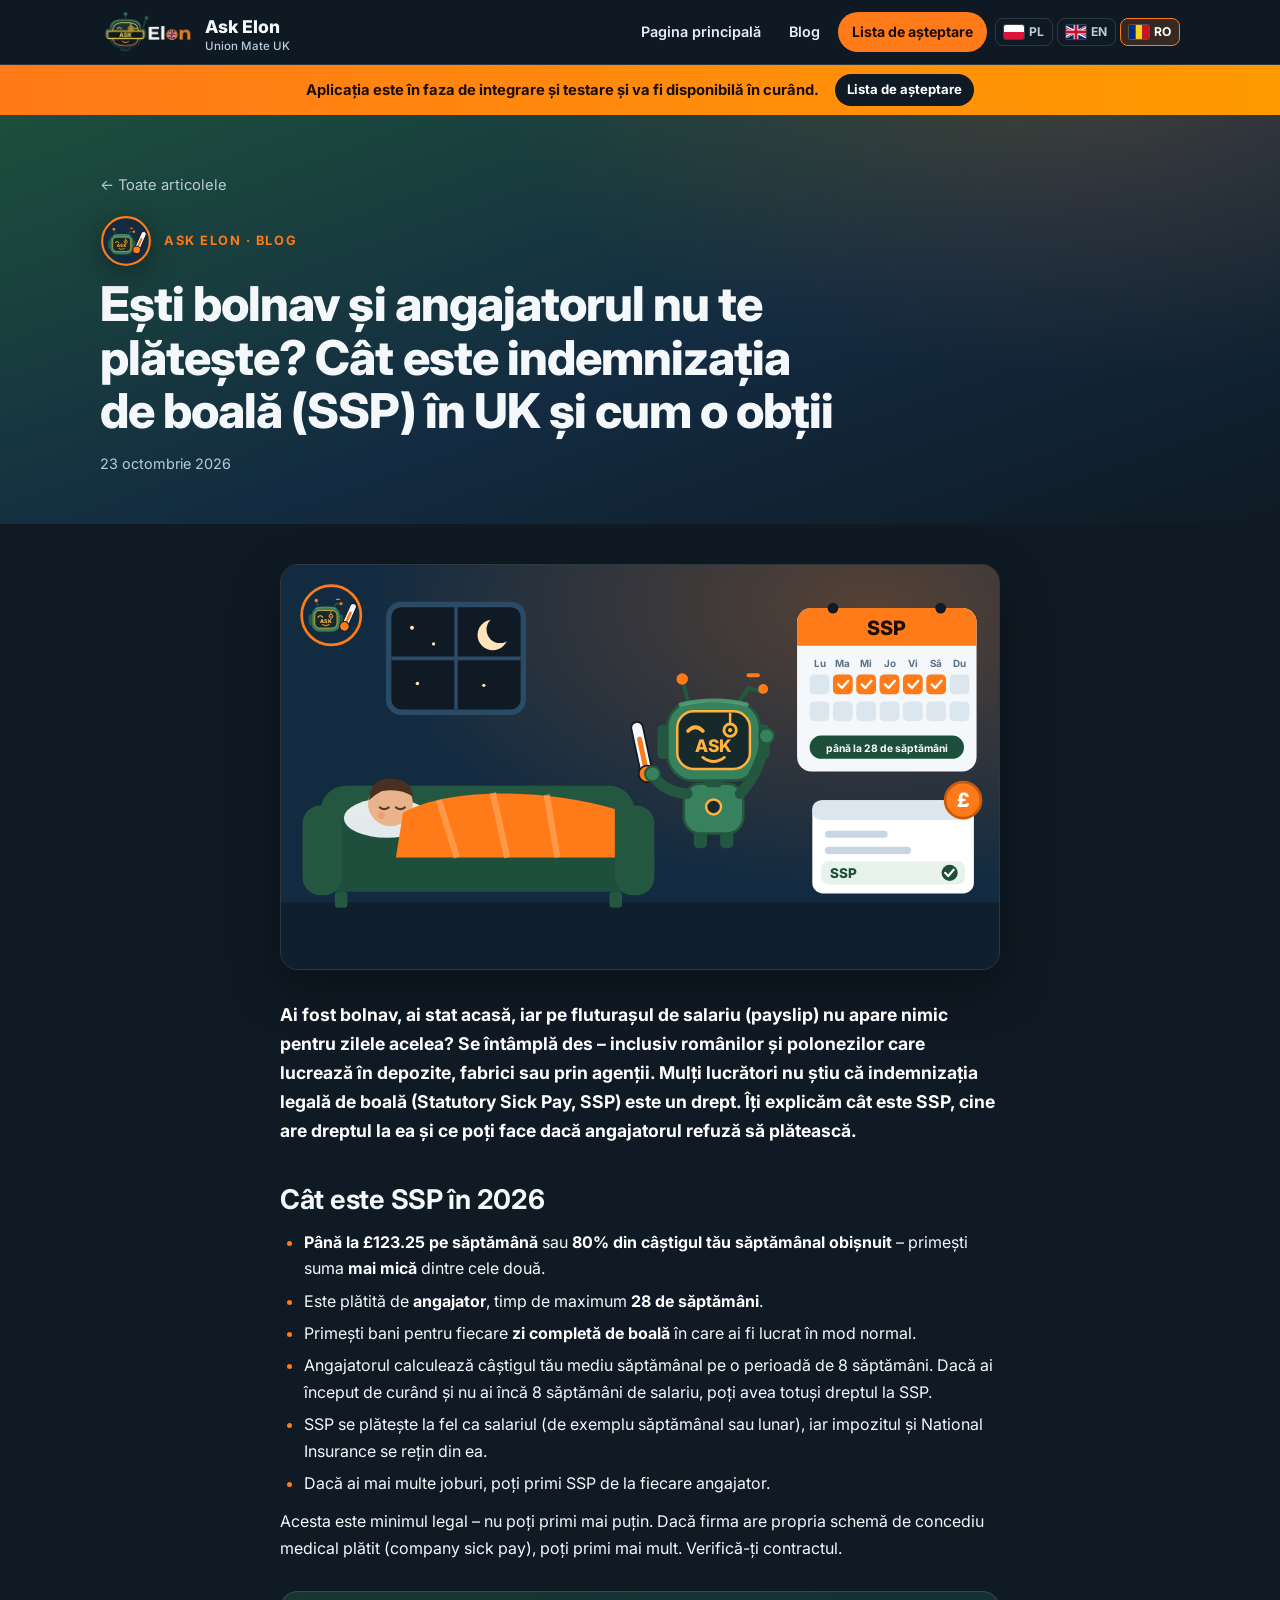
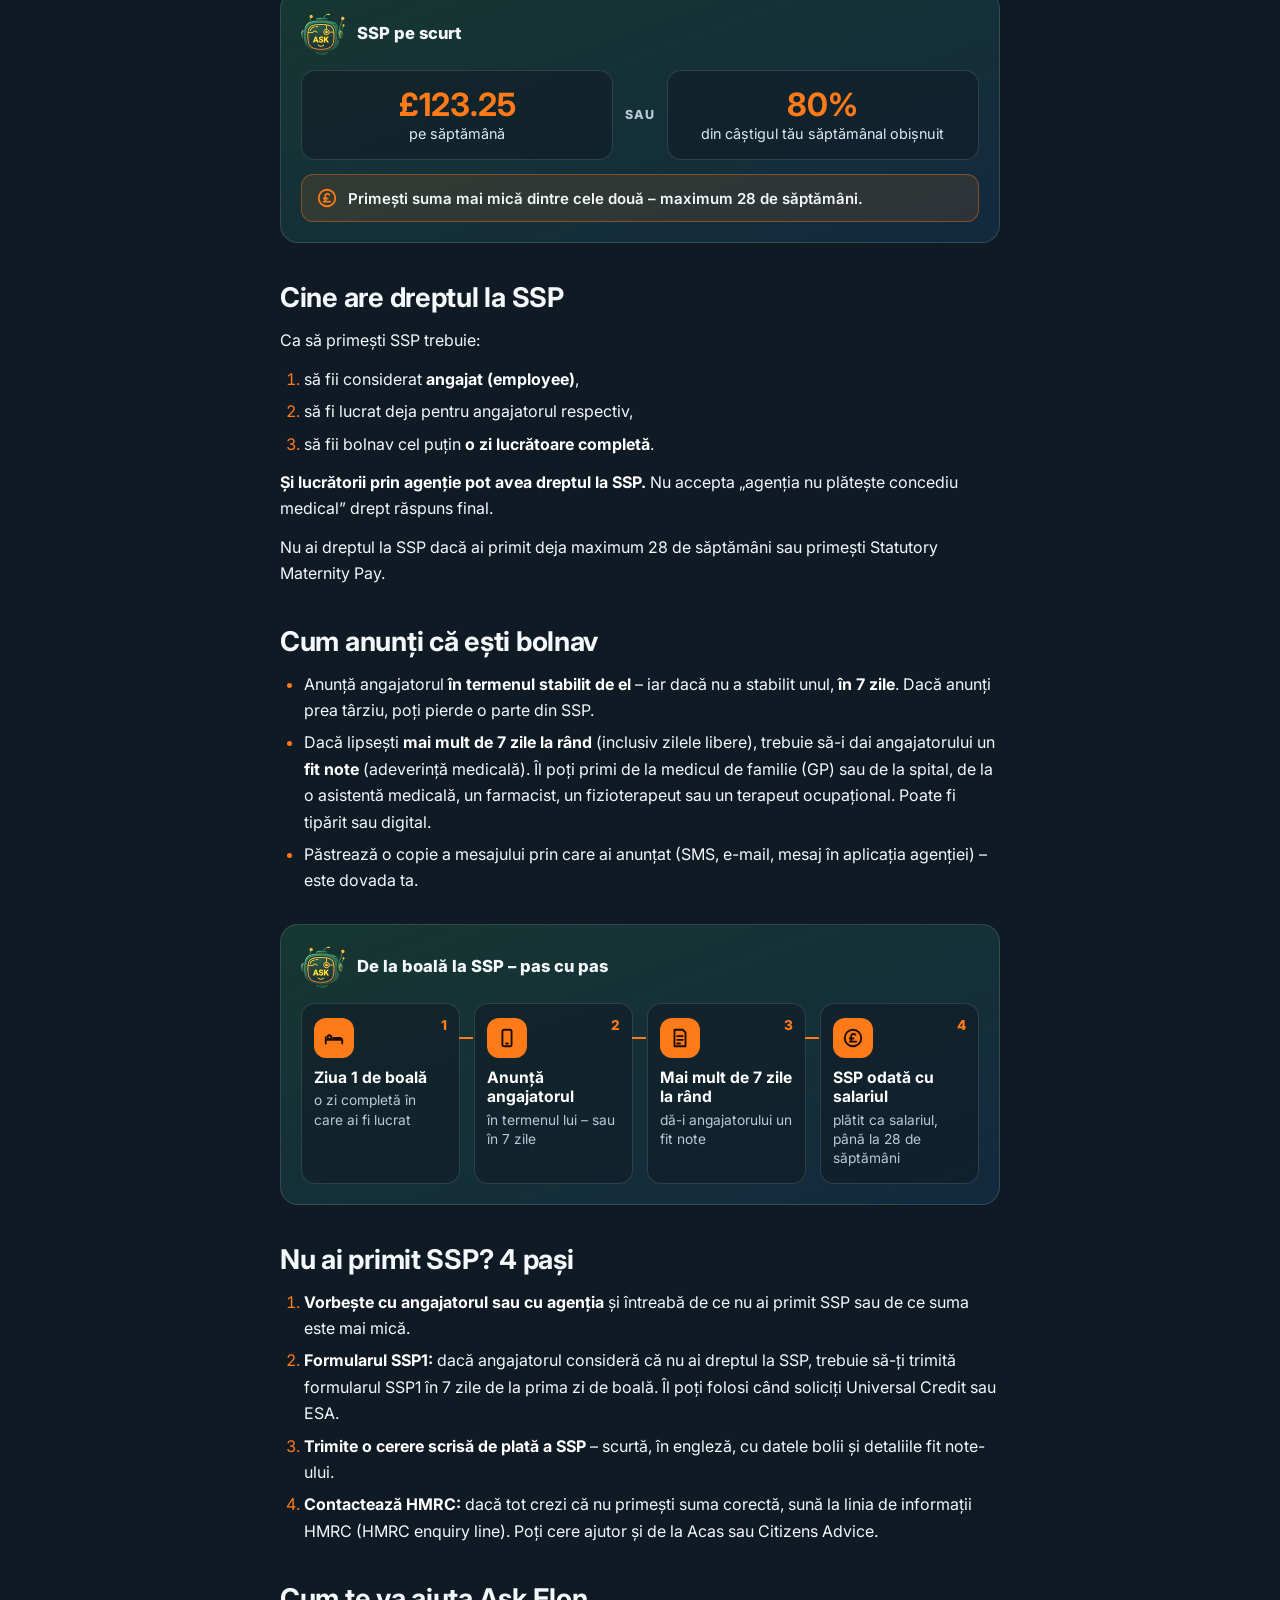
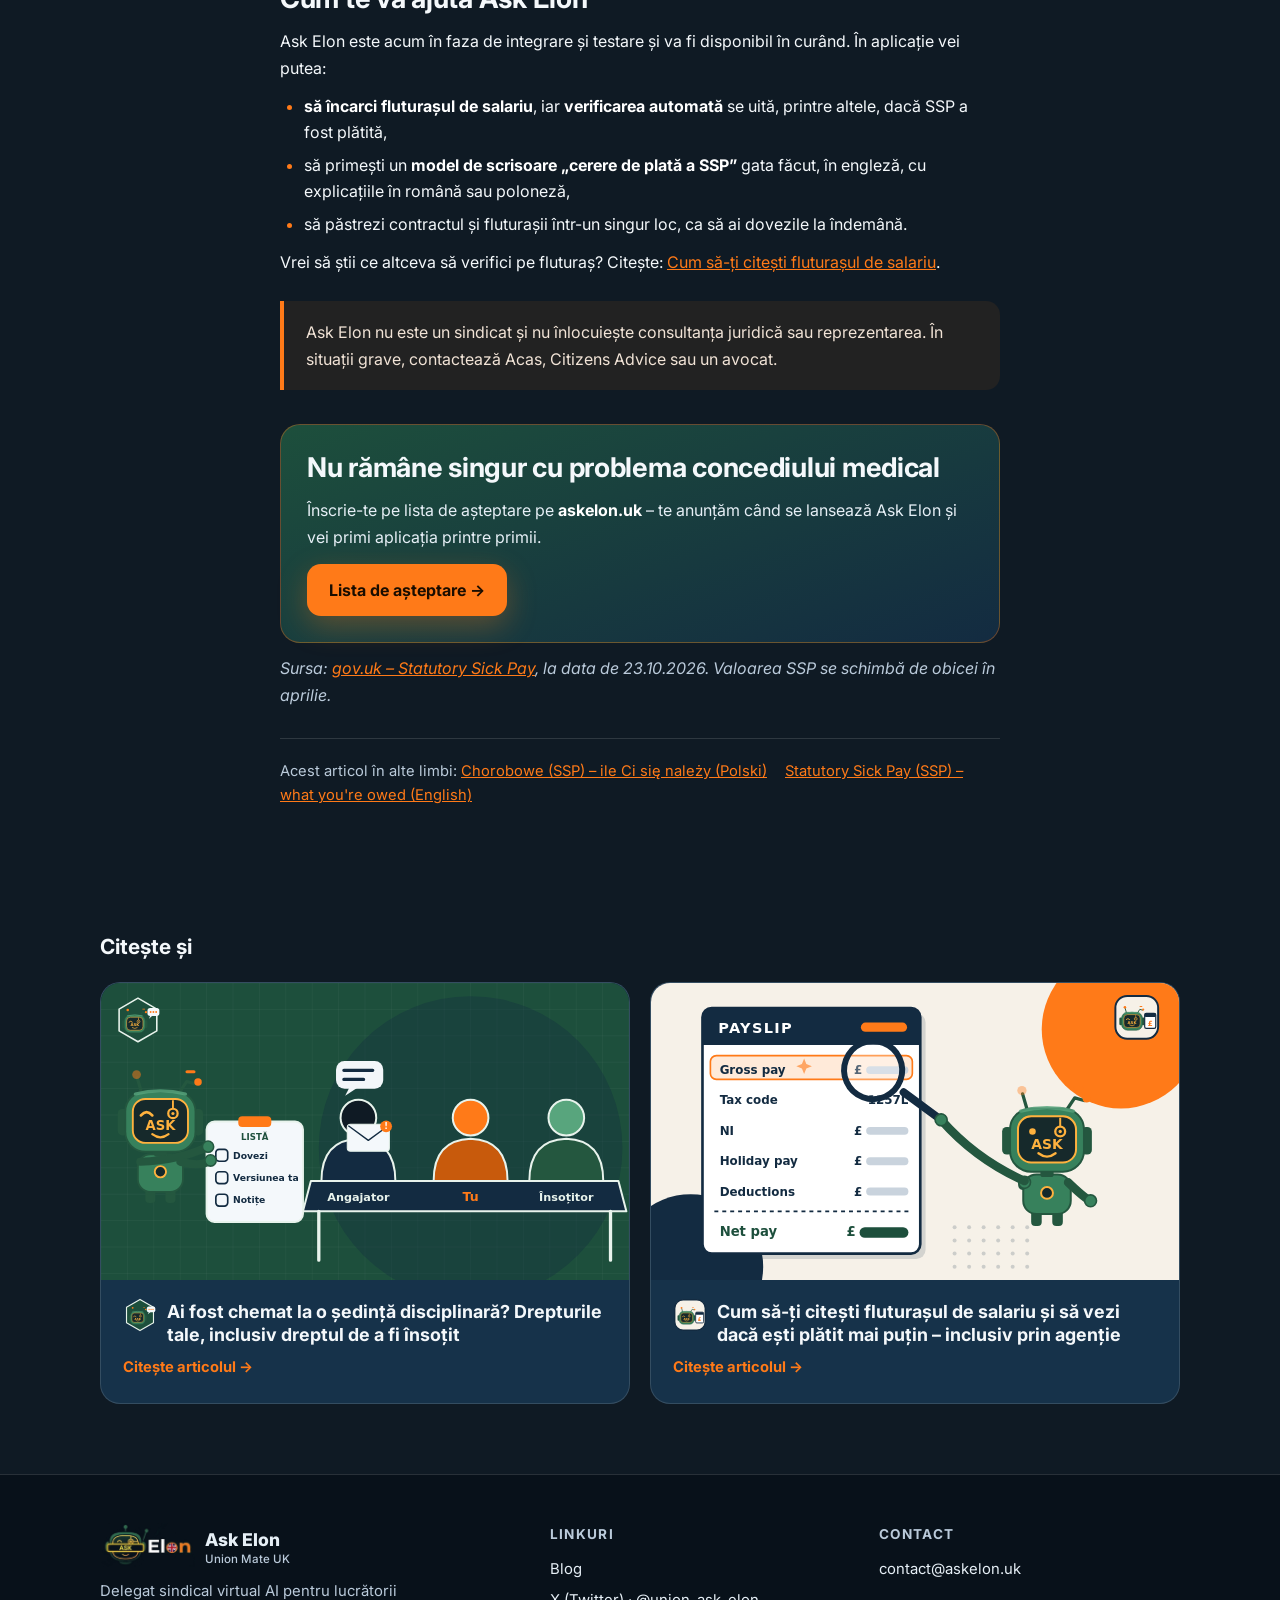
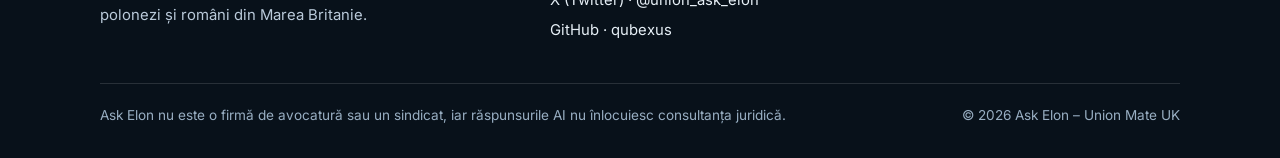
<file: blog/ro/ssp.html>
<!DOCTYPE html>
<html lang="ro">
<head>
<meta charset="utf-8">
<meta name="viewport" content="width=device-width, initial-scale=1">
<title>Ești bolnav și angajatorul nu te plătește? Cât este indemnizația de boală (SSP) în UK și cum o obții | Ask Elon</title>
<meta name="description" content="Statutory Sick Pay în 2026: până la £123.25 pe săptămână sau 80% din câștiguri, până la 28 de săptămâni. Cine are dreptul la SSP, cum anunți boala și ce faci dacă angajatorul nu plătește.">
<link rel="canonical" href="https://askelon.uk/blog/ro/ssp.html">
<link rel="alternate" hreflang="pl" href="https://askelon.uk/blog/pl/ssp.html"><link rel="alternate" hreflang="en" href="https://askelon.uk/blog/en/ssp.html"><link rel="alternate" hreflang="ro" href="https://askelon.uk/blog/ro/ssp.html"><link rel="alternate" hreflang="x-default" href="https://askelon.uk/blog/en/ssp.html">
<meta property="og:type" content="article">
<meta property="og:site_name" content="Ask Elon – Union Mate UK">
<meta property="og:locale" content="ro_RO">
<meta property="og:title" content="Ești bolnav și angajatorul nu te plătește? Cât este indemnizația de boală (SSP) în UK și cum o obții | Ask Elon">
<meta property="og:description" content="Statutory Sick Pay în 2026: până la £123.25 pe săptămână sau 80% din câștiguri, până la 28 de săptămâni. Cine are dreptul la SSP, cum anunți boala și ce faci dacă angajatorul nu plătește.">
<meta property="og:url" content="https://askelon.uk/blog/ro/ssp.html">
<meta property="og:image" content="https://askelon.uk/blog/img/ssp-ro.jpg">
<meta property="og:image:width" content="1600"><meta property="og:image:height" content="900">
<meta name="twitter:card" content="summary_large_image">
<meta name="twitter:site" content="@union_ask_elon">
<meta name="twitter:title" content="Ești bolnav și angajatorul nu te plătește? Cât este indemnizația de boală (SSP) în UK și cum o obții | Ask Elon">
<meta name="twitter:description" content="Statutory Sick Pay în 2026: până la £123.25 pe săptămână sau 80% din câștiguri, până la 28 de săptămâni. Cine are dreptul la SSP, cum anunți boala și ce faci dacă angajatorul nu plătește.">
<meta name="twitter:image" content="https://askelon.uk/blog/img/ssp-ro.jpg">
<link rel="icon" type="image/png" href="/favicon.png">
<link rel="preconnect" href="https://fonts.googleapis.com"><link rel="preconnect" href="https://fonts.gstatic.com" crossorigin>
<link href="https://fonts.googleapis.com/css2?family=Inter:wght@400;500;600;700;800&display=swap" rel="stylesheet">
<link rel="stylesheet" href="/blog/blog.css">
<script>document.documentElement.classList.add('js');setTimeout(function(){if(!window.__rv)document.documentElement.classList.remove('js')},3000)</script>
<script src="/blog/blog.js" defer></script>
<script type="application/ld+json">{"@context": "https://schema.org", "@type": "Article", "headline": "Ești bolnav și angajatorul nu te plătește? Cât este indemnizația de boală (SSP) în UK și cum o obții", "description": "Statutory Sick Pay în 2026: până la £123.25 pe săptămână sau 80% din câștiguri, până la 28 de săptămâni. Cine are dreptul la SSP, cum anunți boala și ce faci dacă angajatorul nu plătește.", "inLanguage": "ro", "datePublished": "2026-10-23T18:00:00+01:00", "image": "https://askelon.uk/blog/img/ssp-ro.jpg", "url": "https://askelon.uk/blog/ro/ssp.html", "publisher": {"@type": "Organization", "name": "Ask Elon – Union Mate UK", "url": "https://askelon.uk"}}</script>
<meta property="article:published_time" content="2026-10-23T18:00:00+01:00">
</head>
<body>
<svg width="0" height="0" style="position:absolute" aria-hidden="true" focusable="false">
 <symbol id="f-pl" viewBox="0 0 30 20" preserveAspectRatio="none"><rect width="30" height="10" fill="#fff"/><rect y="10" width="30" height="10" fill="#DC143C"/></symbol>
 <symbol id="f-ro" viewBox="0 0 30 20" preserveAspectRatio="none"><rect width="10" height="20" fill="#002B7F"/><rect x="10" width="10" height="20" fill="#FCD116"/><rect x="20" width="10" height="20" fill="#CE1126"/></symbol>
 <symbol id="f-gb" viewBox="0 0 60 30" preserveAspectRatio="xMidYMid slice"><clipPath id="gb-s"><path d="M0,0v30h60V0z"/></clipPath><clipPath id="gb-t"><path d="M30,15h30v15zv15H0zH0V0zV0h30z"/></clipPath><g clip-path="url(#gb-s)"><path d="M0,0v30h60V0z" fill="#012169"/><path d="M0,0 60,30M60,0 0,30" stroke="#fff" stroke-width="6"/><path d="M0,0 60,30M60,0 0,30" clip-path="url(#gb-t)" stroke="#C8102E" stroke-width="4"/><path d="M30,0v30M0,15h60" stroke="#fff" stroke-width="10"/><path d="M30,0v30M0,15h60" stroke="#C8102E" stroke-width="6"/></g></symbol>
</svg>

<div class="progress" aria-hidden="true"><span></span></div>
<nav><div class="wrap">
<a class="brand" href="/?lang=ro"><img class="brand-logo" src="/logo.webp" width="400" height="185" alt="Ask Elon logo"><span>Ask Elon<small>Union Mate UK</small></span></a>
<div class="nav-links"><a class="nl hm" href="/?lang=ro">Pagina principală</a><a class="nl" href="/blog/ro/">Blog</a><a class="nav-cta" href="/?lang=ro#lista">Lista de așteptare</a>
<div class="lang-sw" role="group" aria-label="Alege limba"><a href="/blog/pl/ssp.html" hreflang="pl" lang="pl"><svg class="flag" aria-hidden="true" focusable="false"><use href="#f-pl"/></svg>PL</a><a href="/blog/en/ssp.html" hreflang="en" lang="en"><svg class="flag" aria-hidden="true" focusable="false"><use href="#f-gb"/></svg>EN</a><a href="/blog/ro/ssp.html" hreflang="ro" lang="ro" aria-current="true"><svg class="flag" aria-hidden="true" focusable="false"><use href="#f-ro"/></svg>RO</a></div></div>
</div></nav>
<div class="build" role="status"><div class="wrap"><span>Aplicația este în faza de integrare și testare și va fi disponibilă în curând.</span><a href="/?lang=ro#lista">Lista de așteptare</a></div></div><header class="hero"><div class="wrap"><a class="back" href="/blog/ro/">← Toate articolele</a><div class="eyebrow"><img class="bdg" src="/blog/img/badge-ssp.svg" width="52" height="52" alt="Insignă temă: concediu medical SSP">Ask Elon · Blog</div><h1>Ești bolnav și angajatorul nu te plătește? Cât este indemnizația de boală (SSP) în UK și cum o obții</h1><p class="meta"><time datetime="2026-10-23">23 octombrie 2026</time></p></div></header>
<main><article>
<figure class="hero-ill rv"><svg xmlns="http://www.w3.org/2000/svg" class="hero-svg" viewBox="0 0 800 450" role="img" aria-labelledby="hero-ssp-ro-t"><title id="hero-ssp-ro-t">Ilustrație: un lucrător bolnav se odihnește acasă, iar robotul Ask Elon ține un termometru și arată calendarul zilelor de boală și fluturașul cu SSP plătit</title><style>.ssp-z{animation:ssp-z 4s ease-in-out infinite;opacity:0}.ssp-z2{animation-delay:1.3s}.ssp-z3{animation-delay:2.6s}@keyframes ssp-z{0%{opacity:0;transform:translate(0,0)}25%{opacity:1}100%{opacity:0;transform:translate(18px,-46px)}}.ssp-star{animation:ssp-tw 3s ease-in-out infinite}.ssp-star:nth-child(2n){animation-delay:1.5s}@keyframes ssp-tw{50%{opacity:.25}}.ssp-merc{transform-box:fill-box;transform-origin:50% 100%;animation:ssp-m 3s ease-in-out infinite}@keyframes ssp-m{0%,100%{transform:scaleY(.55)}50%{transform:scaleY(1)}}.ssp-coin{animation:ssp-coin 2.4s ease-in-out infinite}@keyframes ssp-coin{0%,100%{transform:translateY(0)}50%{transform:translateY(-9px)}}.ssp-rarm{transform-box:view-box;transform-origin:32px 64px;animation:ssp-pt 3s ease-in-out infinite}@keyframes ssp-pt{0%,100%{transform:rotate(0)}50%{transform:rotate(-7deg)}}.ssp-ant{animation:ssp-tw 1.6s ease-in-out infinite}.ssp-blanket{transform-box:fill-box;transform-origin:50% 100%;animation:ssp-br 4s ease-in-out infinite}@keyframes ssp-br{50%{transform:scaleY(1.04)}}@keyframes ssp-c0{0%,6%{opacity:0;transform:scale(.4)}12%,86%{opacity:1;transform:scale(1)}94%,100%{opacity:0;transform:scale(1)}}@keyframes ssp-c1{0%,18%{opacity:0;transform:scale(.4)}24%,86%{opacity:1;transform:scale(1)}94%,100%{opacity:0;transform:scale(1)}}@keyframes ssp-c2{0%,30%{opacity:0;transform:scale(.4)}36%,86%{opacity:1;transform:scale(1)}94%,100%{opacity:0;transform:scale(1)}}@keyframes ssp-c3{0%,42%{opacity:0;transform:scale(.4)}48%,86%{opacity:1;transform:scale(1)}94%,100%{opacity:0;transform:scale(1)}}@keyframes ssp-c4{0%,54%{opacity:0;transform:scale(.4)}60%,86%{opacity:1;transform:scale(1)}94%,100%{opacity:0;transform:scale(1)}}@media (prefers-reduced-motion:reduce){*{animation:none!important}}</style><defs><radialGradient id="ssp-glow-ro" cx=".82" cy=".1" r=".7"><stop offset="0" stop-color="#FF7A18" stop-opacity=".28"/><stop offset="1" stop-color="#FF7A18" stop-opacity="0"/></radialGradient></defs><rect width="800" height="450" fill="#132B41"/><rect width="800" height="450" fill="url(#ssp-glow-ro)"/><rect y="376" width="800" height="74" fill="#0F1A24" opacity=".65"/>
<g><rect x="120" y="44" width="150" height="120" rx="14" fill="#0F1A24" stroke="#2A4A66" stroke-width="6"/><path d="M195,47 V161 M123,104 H267" stroke="#2A4A66" stroke-width="4"/>
<circle cx="236" cy="78" r="17" fill="#FFE3B8"/><circle cx="244" cy="72" r="15" fill="#0F1A24"/>
<g fill="#FFE3B8"><circle class="ssp-star" cx="146" cy="70" r="2.2"/><circle class="ssp-star" cx="170" cy="88" r="1.8"/><circle class="ssp-star" cx="152" cy="132" r="2"/><circle class="ssp-star" cx="226" cy="134" r="1.8"/></g></g>
<rect x="44" y="246" width="350" height="74" rx="28" fill="#24573F"/>
<rect x="30" y="282" width="378" height="82" rx="26" fill="#1D4F3C"/><rect x="24" y="268" width="44" height="100" rx="20" fill="#24573F"/><rect x="372" y="268" width="44" height="100" rx="20" fill="#24573F"/>
<rect x="60" y="364" width="14" height="18" rx="4" fill="#24573F"/><rect x="366" y="364" width="14" height="18" rx="4" fill="#24573F"/>
<ellipse cx="118" cy="282" rx="48" ry="22" fill="#F4F8FB" opacity=".92"/>
<g><circle cx="122" cy="266" r="25" fill="#E9B48C"/><path d="M98,262 Q100,236 124,238 Q146,240 147,258 Q132,248 112,252 Q104,256 98,262z" fill="#4A2E22"/>
<path d="M110,270 q5,4 10,0 M128,270 q5,4 10,0" stroke="#5A3A2A" stroke-width="2.4" fill="none" stroke-linecap="round"/><circle cx="112" cy="279" r="4" fill="#F28B6B" opacity=".55"/><circle cx="140" cy="279" r="4" fill="#F28B6B" opacity=".55"/></g>
<path class="ssp-blanket" d="M136,276 C190,246 300,250 372,272 L372,326 L128,326 Z" fill="#FF7A18"/>
<path d="M176,262 L196,326 M236,254 L252,326 M296,256 L308,326" stroke="#FFA65C" stroke-width="7" opacity=".7"/>
<g fill="#E8F1F8" font-family="Inter,system-ui,-apple-system,Segoe UI,Arial,sans-serif" font-weight="800"><text class="ssp-z" x="158" y="232" font-size="20">z</text><text class="ssp-z ssp-z2" x="164" y="228" font-size="24">z</text><text class="ssp-z ssp-z3" x="170" y="224" font-size="28">Z</text></g>
<g transform="translate(482,196) scale(.92)"><g class="ssp-robot">
<rect x="-24" y="104" width="16" height="26" rx="6" fill="#24573F"/><rect x="8" y="104" width="16" height="26" rx="6" fill="#24573F"/>
<rect x="-36" y="52" width="72" height="60" rx="20" fill="#37815C" stroke="#24573F" stroke-width="3"/>
<circle class="ssp-core" cx="0" cy="80" r="9" fill="#16292B" stroke="#FFB23E" stroke-width="3"/>
<rect x="-10" y="44" width="20" height="12" rx="4" fill="#24573F"/>
<g class="ssp-head">
<path d="M-30,-46 L-37,-70" stroke="#24573F" stroke-width="5" stroke-linecap="round"/><circle class="ssp-ant" cx="-38" cy="-75" r="7" fill="#FF7A18"/>
<path d="M30,-46 L42,-64 L56,-60" stroke="#24573F" stroke-width="5" fill="none" stroke-linecap="round" stroke-linejoin="round"/><circle cx="60" cy="-63" r="6" fill="#FF7A18"/><rect x="40" y="-82" width="16" height="5" rx="2.5" fill="#FF7A18"/>
<rect x="-68" y="-20" width="16" height="42" rx="7" fill="#24573F"/><rect x="52" y="-20" width="16" height="42" rx="7" fill="#24573F"/>
<rect x="-56" y="-48" width="112" height="96" rx="32" fill="#37815C" stroke="#24573F" stroke-width="3"/>
<path d="M-40,-44 Q0,-54 40,-44" stroke="#58A57D" stroke-width="5" fill="none" stroke-linecap="round" opacity=".8"/>
<rect x="-44" y="-36" width="88" height="70" rx="20" fill="#16292B" stroke="#FFB23E" stroke-width="3"/>
<path d="M-31,-12 q9,-9 18,0" stroke="#FFB23E" stroke-width="4.5" fill="none" stroke-linecap="round"/><circle cx="20" cy="-13" r="7.5" stroke="#FFB23E" stroke-width="3.5" fill="none"/><circle cx="20" cy="-13" r="2.5" fill="#FFB23E"/><path d="M20,-21 V-34" stroke="#FFB23E" stroke-width="3"/>
<text x="0" y="13" text-anchor="middle" font-family="Inter,system-ui,-apple-system,Segoe UI,Arial,sans-serif" font-size="21" font-weight="800" fill="#FFB23E">ASK</text>
<path d="M-13,20 q13,10 26,0" stroke="#FFB23E" stroke-width="3.5" fill="none" stroke-linecap="round"/>
</g>
<g class=""><path d="M-32,64 Q-61.0,62.0 -74,40" stroke="#24573F" stroke-width="13" fill="none" stroke-linecap="round"/><g transform="translate(-82,34) rotate(-12)"><rect x="-7" y="-58" width="14" height="62" rx="7" fill="#F4F8FB" stroke="#0F1A24" stroke-width="2"/><rect class="ssp-merc" x="-3" y="-40" width="6" height="40" rx="3" fill="#FF7A18"/><circle cx="0" cy="6" r="10" fill="#FF7A18" stroke="#0F1A24" stroke-width="2"/></g><circle cx="-74" cy="40" r="9" fill="#37815C" stroke="#24573F" stroke-width="2.5"/></g><g class="ssp-rarm"><path d="M32,64 Q56.0,39.0 64,-6" stroke="#24573F" stroke-width="13" fill="none" stroke-linecap="round"/><circle cx="64" cy="-6" r="9" fill="#37815C" stroke="#24573F" stroke-width="2.5"/></g>
</g></g>
<g><rect x="575" y="48" width="200" height="182" rx="16" fill="#F4F8FB"/><path d="M575,90 V64 a16,16 0 0 1 16,-16 h168 a16,16 0 0 1 16,16 V90z" fill="#FF7A18"/>
<circle cx="615" cy="48" r="6" fill="#0F1A24"/><circle cx="735" cy="48" r="6" fill="#0F1A24"/>
<text x="675" y="78" text-anchor="middle" font-family="Inter,system-ui,-apple-system,Segoe UI,Arial,sans-serif" font-size="22" font-weight="800" fill="#1a0d00">SSP</text><text x="600" y="114" text-anchor="middle" font-family="Inter,system-ui,-apple-system,Segoe UI,Arial,sans-serif" font-size="11" font-weight="700" fill="#5B7186">Lu</text><text x="626" y="114" text-anchor="middle" font-family="Inter,system-ui,-apple-system,Segoe UI,Arial,sans-serif" font-size="11" font-weight="700" fill="#5B7186">Ma</text><text x="652" y="114" text-anchor="middle" font-family="Inter,system-ui,-apple-system,Segoe UI,Arial,sans-serif" font-size="11" font-weight="700" fill="#5B7186">Mi</text><text x="678" y="114" text-anchor="middle" font-family="Inter,system-ui,-apple-system,Segoe UI,Arial,sans-serif" font-size="11" font-weight="700" fill="#5B7186">Jo</text><text x="704" y="114" text-anchor="middle" font-family="Inter,system-ui,-apple-system,Segoe UI,Arial,sans-serif" font-size="11" font-weight="700" fill="#5B7186">Vi</text><text x="730" y="114" text-anchor="middle" font-family="Inter,system-ui,-apple-system,Segoe UI,Arial,sans-serif" font-size="11" font-weight="700" fill="#5B7186">Sâ</text><text x="756" y="114" text-anchor="middle" font-family="Inter,system-ui,-apple-system,Segoe UI,Arial,sans-serif" font-size="11" font-weight="700" fill="#5B7186">Du</text><rect x="589" y="122" width="22" height="22" rx="5" fill="#DCE6EE"/><rect x="615" y="122" width="22" height="22" rx="5" fill="#DCE6EE"/><g style="transform-box:fill-box;transform-origin:center;animation:ssp-c0 7s ease-out infinite"><rect x="615" y="122" width="22" height="22" rx="5" fill="#FF7A18"/><path d="M621,133 l4,4 l7,-8" stroke="#fff" stroke-width="2.6" fill="none" stroke-linecap="round" stroke-linejoin="round"/></g><rect x="641" y="122" width="22" height="22" rx="5" fill="#DCE6EE"/><g style="transform-box:fill-box;transform-origin:center;animation:ssp-c1 7s ease-out infinite"><rect x="641" y="122" width="22" height="22" rx="5" fill="#FF7A18"/><path d="M647,133 l4,4 l7,-8" stroke="#fff" stroke-width="2.6" fill="none" stroke-linecap="round" stroke-linejoin="round"/></g><rect x="667" y="122" width="22" height="22" rx="5" fill="#DCE6EE"/><g style="transform-box:fill-box;transform-origin:center;animation:ssp-c2 7s ease-out infinite"><rect x="667" y="122" width="22" height="22" rx="5" fill="#FF7A18"/><path d="M673,133 l4,4 l7,-8" stroke="#fff" stroke-width="2.6" fill="none" stroke-linecap="round" stroke-linejoin="round"/></g><rect x="693" y="122" width="22" height="22" rx="5" fill="#DCE6EE"/><g style="transform-box:fill-box;transform-origin:center;animation:ssp-c3 7s ease-out infinite"><rect x="693" y="122" width="22" height="22" rx="5" fill="#FF7A18"/><path d="M699,133 l4,4 l7,-8" stroke="#fff" stroke-width="2.6" fill="none" stroke-linecap="round" stroke-linejoin="round"/></g><rect x="719" y="122" width="22" height="22" rx="5" fill="#DCE6EE"/><g style="transform-box:fill-box;transform-origin:center;animation:ssp-c4 7s ease-out infinite"><rect x="719" y="122" width="22" height="22" rx="5" fill="#FF7A18"/><path d="M725,133 l4,4 l7,-8" stroke="#fff" stroke-width="2.6" fill="none" stroke-linecap="round" stroke-linejoin="round"/></g><rect x="745" y="122" width="22" height="22" rx="5" fill="#DCE6EE"/><rect x="589" y="152" width="22" height="22" rx="5" fill="#DCE6EE"/><rect x="615" y="152" width="22" height="22" rx="5" fill="#DCE6EE"/><rect x="641" y="152" width="22" height="22" rx="5" fill="#DCE6EE"/><rect x="667" y="152" width="22" height="22" rx="5" fill="#DCE6EE"/><rect x="693" y="152" width="22" height="22" rx="5" fill="#DCE6EE"/><rect x="719" y="152" width="22" height="22" rx="5" fill="#DCE6EE"/><rect x="745" y="152" width="22" height="22" rx="5" fill="#DCE6EE"/>
<rect x="589" y="190" width="172" height="26" rx="13" fill="#1D4F3C"/><text x="675" y="208" text-anchor="middle" font-family="Inter,system-ui,-apple-system,Segoe UI,Arial,sans-serif" font-size="11.5" font-weight="700" fill="#fff">până la 28 de săptămâni</text></g>
<g><rect x="592" y="262" width="180" height="104" rx="12" fill="#fff"/><rect x="592" y="262" width="180" height="22" rx="10" fill="#DCE6EE"/>
<rect x="606" y="296" width="70" height="8" rx="4" fill="#C9D6E2"/><rect x="606" y="314" width="96" height="8" rx="4" fill="#C9D6E2"/>
<rect x="602" y="330" width="160" height="26" rx="8" fill="#E6F2EB"/><text x="612" y="349" font-family="Inter,system-ui,-apple-system,Segoe UI,Arial,sans-serif" font-size="15" font-weight="800" fill="#1D4F3C">SSP</text>
<circle cx="745" cy="343" r="9" fill="#1D4F3C"/><path d="M740,343 l3.5,3.5 l6,-7" stroke="#fff" stroke-width="2.4" fill="none" stroke-linecap="round"/></g>
<g class="ssp-coin"><circle cx="760" cy="262" r="20" fill="#FF7A18" stroke="#C85A0C" stroke-width="3"/><text x="760" y="270" text-anchor="middle" font-family="Inter,system-ui,-apple-system,Segoe UI,Arial,sans-serif" font-size="22" font-weight="800" fill="#fff">£</text></g>
<g transform="translate(20,20) scale(.6)"><circle cx="60" cy="60" r="55" fill="#132B41" stroke="#FF7A18" stroke-width="5"/><g transform="translate(50,68) scale(.47)"><g class="head">
<path d="M-30,-46 L-37,-70" stroke="#24573F" stroke-width="5" stroke-linecap="round"/><circle class="ant" cx="-38" cy="-75" r="7" fill="#FF7A18"/>
<path d="M30,-46 L42,-64 L56,-60" stroke="#24573F" stroke-width="5" fill="none" stroke-linecap="round" stroke-linejoin="round"/><circle cx="60" cy="-63" r="6" fill="#FF7A18"/><rect x="40" y="-82" width="16" height="5" rx="2.5" fill="#FF7A18"/>
<rect x="-68" y="-20" width="16" height="42" rx="7" fill="#24573F"/><rect x="52" y="-20" width="16" height="42" rx="7" fill="#24573F"/>
<rect x="-56" y="-48" width="112" height="96" rx="32" fill="#37815C" stroke="#24573F" stroke-width="3"/>
<path d="M-40,-44 Q0,-54 40,-44" stroke="#58A57D" stroke-width="5" fill="none" stroke-linecap="round" opacity=".8"/>
<rect x="-44" y="-36" width="88" height="70" rx="20" fill="#16292B" stroke="#FFB23E" stroke-width="3"/>
<path d="M-31,-10 q9,-10 18,0" stroke="#FFB23E" stroke-width="4.5" fill="none" stroke-linecap="round"/><circle cx="20" cy="-13" r="7.5" stroke="#FFB23E" stroke-width="3.5" fill="none"/><circle cx="20" cy="-13" r="2.5" fill="#FFB23E"/><path d="M20,-21 V-34" stroke="#FFB23E" stroke-width="3"/>
<text x="0" y="13" text-anchor="middle" font-family="Inter,system-ui,-apple-system,Segoe UI,Arial,sans-serif" font-size="21" font-weight="800" fill="#FFB23E">ASK</text>
<path d="M-13,20 q13,10 26,0" stroke="#FFB23E" stroke-width="3.5" fill="none" stroke-linecap="round"/>
</g></g><g transform="translate(91,66) rotate(24)"><rect x="-6" y="-30" width="12" height="44" rx="6" fill="#F4F8FB" stroke="#0F1A24" stroke-width="2"/><rect x="-2.5" y="-14" width="5" height="22" rx="2.5" fill="#FF7A18"/><circle cx="0" cy="16" r="9" fill="#FF7A18" stroke="#0F1A24" stroke-width="2"/></g></g></svg></figure>
<p class="lead"><strong>Ai fost bolnav, ai stat acasă, iar pe fluturașul de salariu (payslip) nu apare nimic pentru zilele acelea? Se întâmplă des – inclusiv românilor și polonezilor care lucrează în depozite, fabrici sau prin agenții. Mulți lucrători nu știu că indemnizația legală de boală (Statutory Sick Pay, SSP) este un drept. Îți explicăm cât este SSP, cine are dreptul la ea și ce poți face dacă angajatorul refuză să plătească.</strong></p>
<h2 class="rv">Cât este SSP în 2026</h2>
<ul>
<li><strong>Până la £123.25 pe săptămână</strong> sau <strong>80% din câștigul tău săptămânal obișnuit</strong> – primești suma <strong>mai mică</strong> dintre cele două.</li>
<li>Este plătită de <strong>angajator</strong>, timp de maximum <strong>28 de săptămâni</strong>.</li>
<li>Primești bani pentru fiecare <strong>zi completă de boală</strong> în care ai fi lucrat în mod normal.</li>
<li>Angajatorul calculează câștigul tău mediu săptămânal pe o perioadă de 8 săptămâni. Dacă ai început de curând și nu ai încă 8 săptămâni de salariu, poți avea totuși dreptul la SSP.</li>
<li>SSP se plătește la fel ca salariul (de exemplu săptămânal sau lunar), iar impozitul și National Insurance se rețin din ea.</li>
<li>Dacă ai mai multe joburi, poți primi SSP de la fiecare angajator.</li>
</ul>
<p>Acesta este minimul legal – nu poți primi mai puțin. Dacă firma are propria schemă de concediu medical plătit (company sick pay), poți primi mai mult. Verifică-ți contractul.</p>
<figure class="ill ill-cmp rv" aria-label="SSP pe scurt"><figcaption><img class="ill-bot" src="/blog/img/robot-guide.png" width="44" height="44" alt="" loading="lazy" decoding="async"><span>SSP pe scurt</span></figcaption><div class="cmp"><div class="cmp-b" style="--d:0"><b>£123.25</b><span>pe săptămână</span></div><div class="cmp-or">sau</div><div class="cmp-b" style="--d:1"><b>80%</b><span>din câștigul tău săptămânal obișnuit</span></div></div><p class="cmp-res"><svg class="i" viewBox="0 0 24 24" aria-hidden="true" focusable="false" fill="none" stroke="currentColor" stroke-width="2" stroke-linecap="round" stroke-linejoin="round"><circle cx="12" cy="12" r="9"/><path d="M14.5 8.5a2.5 2.5 0 0 0-4.5 1.5v5M8.5 12.5h4M8.5 16h7"/></svg><span>Primești suma mai mică dintre cele două – maximum 28 de săptămâni.</span></p></figure>
<h2 class="rv">Cine are dreptul la SSP</h2>
<p>Ca să primești SSP trebuie:</p>
<ol>
<li>să fii considerat <strong>angajat (employee)</strong>,</li>
<li>să fi lucrat deja pentru angajatorul respectiv,</li>
<li>să fii bolnav cel puțin <strong>o zi lucrătoare completă</strong>.</li>
</ol>
<p><strong>Și lucrătorii prin agenție pot avea dreptul la SSP.</strong> Nu accepta „agenția nu plătește concediu medical” drept răspuns final.</p>
<p>Nu ai dreptul la SSP dacă ai primit deja maximum 28 de săptămâni sau primești Statutory Maternity Pay.</p>
<h2 class="rv">Cum anunți că ești bolnav</h2>
<ul>
<li>Anunță angajatorul <strong>în termenul stabilit de el</strong> – iar dacă nu a stabilit unul, <strong>în 7 zile</strong>. Dacă anunți prea târziu, poți pierde o parte din SSP.</li>
<li>Dacă lipsești <strong>mai mult de 7 zile la rând</strong> (inclusiv zilele libere), trebuie să-i dai angajatorului un <strong>fit note</strong> (adeverință medicală). Îl poți primi de la medicul de familie (GP) sau de la spital, de la o asistentă medicală, un farmacist, un fizioterapeut sau un terapeut ocupațional. Poate fi tipărit sau digital.</li>
<li>Păstrează o copie a mesajului prin care ai anunțat (SMS, e-mail, mesaj în aplicația agenției) – este dovada ta.</li>
</ul>
<figure class="ill ill-tl tl-ssp rv" aria-label="De la boală la SSP – pas cu pas"><figcaption><img class="ill-bot" src="/blog/img/robot-guide.png" width="44" height="44" alt="" loading="lazy" decoding="async"><span>De la boală la SSP – pas cu pas</span></figcaption><ol class="steps"><li style="--d:0"><span class="st-ic"><svg class="i" viewBox="0 0 24 24" aria-hidden="true" focusable="false" fill="none" stroke="currentColor" stroke-width="2" stroke-linecap="round" stroke-linejoin="round"><path d="M3 18v-7M3 14h18v4M21 18v-3a3 3 0 0 0-3-3h-7v2" /><circle cx="7" cy="11" r="2"/></svg></span><span class="st-n">1</span><strong>Ziua 1 de boală</strong><span class="st-s">o zi completă în care ai fi lucrat</span></li><li style="--d:1"><span class="st-ic"><svg class="i" viewBox="0 0 24 24" aria-hidden="true" focusable="false" fill="none" stroke="currentColor" stroke-width="2" stroke-linecap="round" stroke-linejoin="round"><rect x="7" y="3" width="10" height="18" rx="2"/><path d="M11 18h2"/></svg></span><span class="st-n">2</span><strong>Anunță angajatorul</strong><span class="st-s">în termenul lui – sau în 7 zile</span></li><li style="--d:2"><span class="st-ic"><svg class="i" viewBox="0 0 24 24" aria-hidden="true" focusable="false" fill="none" stroke="currentColor" stroke-width="2" stroke-linecap="round" stroke-linejoin="round"><path d="M6 3h9l3 3v15H6z"/><path d="M9 10h6M9 14h6M9 18h3"/></svg></span><span class="st-n">3</span><strong>Mai mult de 7 zile la rând</strong><span class="st-s">dă-i angajatorului un fit note</span></li><li style="--d:3"><span class="st-ic"><svg class="i" viewBox="0 0 24 24" aria-hidden="true" focusable="false" fill="none" stroke="currentColor" stroke-width="2" stroke-linecap="round" stroke-linejoin="round"><circle cx="12" cy="12" r="9"/><path d="M14.5 8.5a2.5 2.5 0 0 0-4.5 1.5v5M8.5 12.5h4M8.5 16h7"/></svg></span><span class="st-n">4</span><strong>SSP odată cu salariul</strong><span class="st-s">plătit ca salariul, până la 28 de săptămâni</span></li></ol></figure>
<h2 class="rv">Nu ai primit SSP? 4 pași</h2>
<ol>
<li><strong>Vorbește cu angajatorul sau cu agenția</strong> și întreabă de ce nu ai primit SSP sau de ce suma este mai mică.</li>
<li><strong>Formularul SSP1:</strong> dacă angajatorul consideră că nu ai dreptul la SSP, trebuie să-ți trimită formularul SSP1 în 7 zile de la prima zi de boală. Îl poți folosi când soliciți Universal Credit sau ESA.</li>
<li><strong>Trimite o cerere scrisă de plată a SSP</strong> – scurtă, în engleză, cu datele bolii și detaliile fit note-ului.</li>
<li><strong>Contactează HMRC:</strong> dacă tot crezi că nu primești suma corectă, sună la linia de informații HMRC (HMRC enquiry line). Poți cere ajutor și de la Acas sau Citizens Advice.</li>
</ol>
<h2 class="rv">Cum te va ajuta Ask Elon</h2>
<p>Ask Elon este acum în faza de integrare și testare și va fi disponibil în curând. În aplicație vei putea:</p>
<ul>
<li><strong>să încarci fluturașul de salariu</strong>, iar <strong>verificarea automată</strong> se uită, printre altele, dacă SSP a fost plătită,</li>
<li>să primești un <strong>model de scrisoare „cerere de plată a SSP”</strong> gata făcut, în engleză, cu explicațiile în română sau poloneză,</li>
<li>să păstrezi contractul și fluturașii într-un singur loc, ca să ai dovezile la îndemână.</li>
</ul>
<p>Vrei să știi ce altceva să verifici pe fluturaș? Citește: <a href="payslip-agency.html">Cum să-ți citești fluturașul de salariu</a>.</p>
<blockquote class="rv">
<p>Ask Elon nu este un sindicat și nu înlocuiește consultanța juridică sau reprezentarea. În situații grave, contactează Acas, Citizens Advice sau un avocat.</p>
</blockquote>
<section class="cta-box rv" aria-label="Nu rămâne singur cu problema concediului medical"><h2 style="margin-top:0">Nu rămâne singur cu problema concediului medical</h2><p>Înscrie-te pe lista de așteptare pe <strong>askelon.uk</strong> – te anunțăm când se lansează Ask Elon și vei primi aplicația printre primii.</p><a class="btn" href="/?lang=ro#lista">Lista de așteptare →</a></section><p><em>Sursa: <a href="https://www.gov.uk/statutory-sick-pay">gov.uk – Statutory Sick Pay</a>, la data de 23.10.2026. Valoarea SSP se schimbă de obicei în aprilie.</em></p>
<p class="alt">Acest articol în alte limbi: <a href="/blog/pl/ssp.html" hreflang="pl" lang="pl">Chorobowe (SSP) – ile Ci się należy (Polski)</a> <a href="/blog/en/ssp.html" hreflang="en" lang="en">Statutory Sick Pay (SSP) – what you're owed (English)</a></p>
</article>
<div class="wrap"><h2 class="lang-h">Citește și</h2><div class="list" style="grid-template-columns:repeat(2,1fr)"><a class="post rv" href="/blog/ro/disciplinary-hearing.html"><span class="thumb"><img src="/blog/img/hero-disciplinary-hearing-ro.svg" width="800" height="450" alt="" loading="lazy" decoding="async"></span><div><h3 class="tt"><img class="bdg" src="/blog/img/badge-disciplinary-hearing.svg" width="34" height="34" alt="">Ai fost chemat la o ședință disciplinară? Drepturile tale, inclusiv dreptul de a fi însoțit</h3><span class="go">Citește articolul →</span></div></a><a class="post rv" href="/blog/ro/payslip-agency.html"><span class="thumb"><img src="/blog/img/hero-payslip-agency-ro.svg" width="800" height="450" alt="" loading="lazy" decoding="async"></span><div><h3 class="tt"><img class="bdg" src="/blog/img/badge-payslip-agency.svg" width="34" height="34" alt="">Cum să-ți citești fluturașul de salariu și să vezi dacă ești plătit mai puțin – inclusiv prin agenție</h3><span class="go">Citește articolul →</span></div></a></div></div>
</main>
<footer id="kontakt"><div class="wrap"><div class="foot">
<div><a class="brand" href="/"><img class="brand-logo" src="/logo.webp" width="400" height="185" alt="Ask Elon logo"><span>Ask Elon<small>Union Mate UK</small></span></a>
<p style="color:var(--muted);margin-top:12px;max-width:340px">Delegat sindical virtual AI pentru lucrătorii polonezi și români din Marea Britanie.</p></div>
<div><h4>Linkuri</h4><ul>
<li><a href="/blog/ro/">Blog</a></li>
<li><a href="https://x.com/union_ask_elon" target="_blank" rel="noopener">X (Twitter) · @union_ask_elon</a></li>
<li><a href="https://github.com/qubexus" target="_blank" rel="noopener">GitHub · qubexus</a></li></ul></div>
<div><h4>Contact</h4><ul><li><a href="mailto:contact@askelon.uk">contact@askelon.uk</a></li></ul></div>
</div><div class="disclaimer"><span>Ask Elon nu este o firmă de avocatură sau un sindicat, iar răspunsurile AI nu înlocuiesc consultanța juridică.</span><span>© 2026 Ask Elon – Union Mate UK</span></div></div></footer>
</body>
</html>
</file>
<file: css/historia.css>
/* Ask Elon — Our story / oś czasu. New brand palette + Plus Jakarta Sans. */
#historia{
  --h-green:#2E6F57;
  --h-mint:#52B798;
  --h-apricot:#F59E42;
  --h-bg:#F8FAFC;
  --h-ink:#141B23;
  --h-muted:#4A5560;
  --h-card:#FFFFFF;
  --h-line:rgba(46,111,87,.22);
  --h-shadow:0 18px 50px rgba(20,27,35,.08);
  --h-font:"Plus Jakarta Sans",Inter,system-ui,sans-serif;
  font-family:var(--h-font);
  background:
    radial-gradient(900px 420px at 100% -10%,rgba(245,158,66,.16),transparent 55%),
    radial-gradient(800px 480px at -10% 110%,rgba(82,183,152,.16),transparent 50%),
    var(--h-bg);
  color:var(--h-ink);
  padding:72px 0 80px;
  scroll-margin-top:120px;
  position:relative;
  isolation:isolate;
  overflow:visible;
}
#historia::before{
  content:"";
  position:absolute;inset:0 auto auto 0;right:0;height:4px;
  background:linear-gradient(90deg,var(--h-green),var(--h-mint) 45%,var(--h-apricot));
}
.hist-deco{
  position:absolute;top:24px;right:0;width:min(720px,70%);height:160px;
  pointer-events:none;opacity:.55;
  background:url("../img/elon-banner-light.webp") right top / contain no-repeat;
}
#historia .wrap{position:relative;z-index:1}
.hist-head{
  display:grid;
  grid-template-columns:1fr auto;
  gap:28px 40px;
  align-items:center;
  margin-bottom:48px;
  overflow:visible;
}
.hist-copy{max-width:40rem}
#historia .eyebrow{
  color:var(--h-green);
  font-weight:700;
  text-transform:uppercase;
  letter-spacing:.14em;
  font-size:.78rem;
  margin-bottom:10px;
}
#historia h2{
  font-size:clamp(1.85rem,4.2vw,2.85rem);
  line-height:1.12;
  font-weight:800;
  letter-spacing:-.03em;
  text-wrap:balance;
  margin:0 0 12px;
  color:var(--h-ink);
}
#historia .hist-lead{
  margin:0;
  color:var(--h-muted);
  font-size:1.08rem;
  line-height:1.55;
  max-width:36rem;
}
.hist-mascot{
  width:220px;
  max-width:28vw;
  height:auto;
  overflow:visible;
  flex:none;
  filter:drop-shadow(0 16px 28px rgba(46,111,87,.22));
}
.hist-mascot img{
  display:block;
  width:100%;
  height:auto;
  object-fit:contain;
  object-position:center;
}

/* ----- track ----- */
.tl-scroll{
  position:relative;
  overflow-x:auto;
  overflow-y:hidden;
  scroll-snap-type:x mandatory;
  scroll-padding-inline:20px;
  -webkit-overflow-scrolling:touch;
  padding:8px 4px 12px;
  margin:0 -4px 36px;
  scrollbar-width:thin;
  scrollbar-color:var(--h-mint) transparent;
}
.tl-scroll:focus-visible{outline:2px solid var(--h-apricot);outline-offset:4px;border-radius:16px}
.tl-years{
  display:flex;justify-content:space-between;
  font-size:.72rem;font-weight:800;letter-spacing:.16em;text-transform:uppercase;
  color:var(--h-green);margin:0 8px 6px;opacity:.8;
}
.tl-board{position:relative;min-width:100%}
.tl-track{
  list-style:none;
  display:flex;
  align-items:stretch;
  position:relative;
  min-width:100%;
  margin:0;padding:0;
}
.tl-line{
  position:absolute;
  left:0;right:0;
  top:86px;
  height:4px;
  border-radius:999px;
  background:var(--h-line);
  z-index:0;
  pointer-events:none;
}
.tl-progress{
  display:block;height:100%;width:100%;border-radius:inherit;
  background:linear-gradient(90deg,var(--h-green),var(--h-mint) 55%,var(--h-apricot));
  transform:scaleX(0);transform-origin:left center;
  box-shadow:0 0 16px rgba(82,183,152,.45);
}
#historia.is-in .tl-progress{
  transform:scaleX(1);
  transition:transform 1.5s .15s cubic-bezier(.22,1,.36,1);
}
.tl-item{
  flex:1 1 0;
  min-width:118px;
  scroll-snap-align:center;
  position:relative;
  z-index:1;
  text-align:center;
  padding:0 6px 4px;
  opacity:0;
  transform:translateY(18px);
}
#historia.is-in .tl-item{
  opacity:1;transform:none;
  transition:opacity .55s ease,transform .55s ease;
}
#historia.is-in .tl-item:nth-child(1){transition-delay:.05s}
#historia.is-in .tl-item:nth-child(2){transition-delay:.12s}
#historia.is-in .tl-item:nth-child(3){transition-delay:.19s}
#historia.is-in .tl-item:nth-child(4){transition-delay:.26s}
#historia.is-in .tl-item:nth-child(5){transition-delay:.33s}
#historia.is-in .tl-item:nth-child(6){transition-delay:.4s}
#historia.is-in .tl-item:nth-child(7){transition-delay:.47s}
#historia.is-in .tl-item:nth-child(8){transition-delay:.54s}
#historia.is-in .tl-item:nth-child(9){transition-delay:.61s}

.tl-date{
  font-size:.72rem;
  font-weight:700;
  letter-spacing:.04em;
  color:var(--h-green);
  min-height:2.4em;
  display:flex;align-items:flex-end;justify-content:center;
  margin-bottom:12px;
}
.tl-dot{
  width:56px;height:56px;border-radius:50%;
  display:inline-flex;align-items:center;justify-content:center;
  background:var(--h-card);
  border:3px solid var(--h-green);
  color:var(--h-green);
  box-shadow:var(--h-shadow);
  cursor:pointer;
  padding:0;
  transition:transform .2s ease,border-color .2s ease,box-shadow .2s ease,background .2s ease;
}
.tl-dot svg{width:24px;height:24px;display:block}
.tl-dot:hover,.tl-dot:focus-visible{
  transform:translateY(-3px) scale(1.06);
  border-color:var(--h-apricot);
  box-shadow:0 16px 32px rgba(245,158,66,.28);
}
.tl-dot:focus-visible{outline:2px solid var(--h-apricot);outline-offset:3px}
.tl-item.is-current .tl-dot,
.tl-item.is-launch .tl-dot{
  background:var(--h-apricot);
  border-color:var(--h-apricot);
  color:#141B23;
}
.tl-item.is-now .tl-dot{
  width:64px;height:64px;
  border-color:var(--h-apricot);
  background:var(--h-card);
  overflow:hidden;
  padding:6px;
}
.tl-item.is-now .tl-dot img{
  width:100%;height:100%;
  object-fit:contain;
  object-position:center;
  border-radius:50%;
  display:block;
}
.tl-label{
  margin-top:12px;
  font-size:.86rem;
  font-weight:700;
  line-height:1.25;
  letter-spacing:-.01em;
  color:var(--h-ink);
  text-wrap:balance;
}
.tl-item.is-now .tl-label{color:var(--h-green)}

/* ----- details ----- */
.tl-more{
  background:var(--h-card);
  border:1px solid rgba(46,111,87,.14);
  border-radius:24px;
  padding:10px 8px;
  box-shadow:var(--h-shadow);
}
.tl-more > p.tl-more-intro{
  margin:10px 18px 6px;
  font-size:.92rem;
  color:var(--h-muted);
}
#historia details{
  border-top:1px solid rgba(46,111,87,.12);
  padding:0 10px;
}
#historia details:first-of-type{border-top:0}
#historia details summary{
  list-style:none;
  cursor:pointer;
  display:flex;
  align-items:center;
  gap:12px;
  padding:14px 8px;
  font-weight:700;
  font-size:.98rem;
  border-radius:12px;
  color:var(--h-ink);
}
#historia details summary::-webkit-details-marker{display:none}
#historia details summary::before{
  content:"";
  width:8px;height:8px;border-radius:50%;
  background:var(--h-green);
  box-shadow:0 0 0 4px rgba(82,183,152,.22);
  flex:none;
}
#historia details.is-now-d summary::before{background:var(--h-apricot);box-shadow:0 0 0 4px rgba(245,158,66,.25)}
#historia details summary::after{
  content:"";
  margin-left:auto;
  width:8px;height:8px;
  border-right:2px solid var(--h-muted);
  border-bottom:2px solid var(--h-muted);
  transform:rotate(45deg);
  transition:transform .2s ease;
  flex:none;
}
#historia details[open] summary::after{transform:rotate(225deg);margin-top:4px}
#historia details summary:hover{background:rgba(82,183,152,.08)}
#historia details summary:focus-visible{outline:2px solid var(--h-apricot);outline-offset:2px}
#historia details .tl-body{
  margin:0 28px 16px 28px;
  color:var(--h-muted);
  font-size:.95rem;
  line-height:1.6;
}
.hist-cta{
  margin-top:28px;
  display:flex;flex-wrap:wrap;gap:12px 18px;align-items:center;
}
.hist-cta a{
  font-weight:800;
  text-decoration:none;
  border-radius:999px;
  padding:12px 20px;
}
.hist-cta .hist-app{
  background:var(--h-apricot);
  color:#141B23;
  box-shadow:0 10px 24px rgba(245,158,66,.35);
}
.hist-cta .hist-app:hover{filter:brightness(1.05)}
.hist-cta .hist-app:focus-visible{outline:2px solid var(--h-green);outline-offset:3px}

/* ----- mobile: vertical ----- */
@media (max-width:720px){
  .tl-board{min-width:0}
  #historia{padding:56px 0 64px}
  .hist-head{grid-template-columns:1fr;gap:16px}
  .hist-mascot{width:128px;max-width:42vw;order:-1;justify-self:start}
  .hist-deco{opacity:.28;height:110px}
  .tl-years{display:none}
  .tl-scroll{
    overflow:visible;
    scroll-snap-type:none;
    margin-bottom:28px;
    padding:0;
  }
  .tl-track{flex-direction:column;min-width:0}
  .tl-line{
    left:27px;right:auto;top:12px;bottom:12px;width:4px;height:auto;
    background:var(--h-line);
  }
  .tl-progress{
    transform:scaleY(0);
    transform-origin:top center;
    background:linear-gradient(180deg,var(--h-green),var(--h-mint) 55%,var(--h-apricot));
  }
  #historia.is-in .tl-progress{transform:scaleY(1)}
  .tl-item{
    min-width:0;
    display:grid;
    grid-template-columns:56px 1fr;
    grid-template-rows:auto auto;
    column-gap:16px;
    row-gap:2px;
    text-align:left;
    padding:10px 0;
    transform:translateX(-10px);
  }
  #historia.is-in .tl-item{transform:none}
  .tl-date{
    grid-column:2;
    grid-row:1;
    justify-content:flex-start;
    align-items:flex-end;
    min-height:0;
    margin:0 0 2px;
  }
  .tl-dot{
    grid-column:1;
    grid-row:1 / span 2;
    align-self:center;
    width:54px;height:54px;
  }
  .tl-item.is-now .tl-dot{width:56px;height:56px}
  .tl-label{
    grid-column:2;
    grid-row:2;
    margin:0;
    font-size:1rem;
  }
  #historia details summary{align-items:flex-start;gap:10px;padding:12px 6px}
  #historia details summary > span:first-child{flex:0 0 7.2rem;color:var(--h-green);font-size:.82rem;letter-spacing:.02em;padding-top:2px}
  #historia details .tl-body{margin-left:20px;margin-right:12px}
}

@media (prefers-reduced-motion:reduce){
  #historia .tl-item,
  #historia .tl-progress,
  #historia .tl-dot{
    transition:none !important;
    animation:none !important;
  }
  #historia .tl-item{opacity:1;transform:none}
  #historia .tl-progress{transform:none}
}

/* Dark mode (OS preference). The rest of the site is already dark. */
@media (prefers-color-scheme:dark){
  #historia{
    --h-bg:#141B23;
    --h-ink:#F8FAFC;
    --h-muted:#A8B3BD;
    --h-card:#1C2530;
    --h-line:rgba(82,183,152,.28);
    --h-shadow:0 18px 50px rgba(0,0,0,.35);
    background:
      radial-gradient(900px 420px at 100% -10%,rgba(245,158,66,.14),transparent 55%),
      radial-gradient(800px 480px at -10% 110%,rgba(82,183,152,.12),transparent 50%),
      var(--h-bg);
  }
  .hist-deco{
    background-image:url("../img/elon-banner-dark.webp");
    opacity:.4;
  }
  #historia details{border-top-color:rgba(82,183,152,.16)}
  #historia details summary:hover{background:rgba(82,183,152,.12)}
}
</file>
<file: blog/blog.css>
:root{--green:#1D4F3C;--orange:#FF7A18;--orange2:#FF6A00;--navy:#132B41;--graphite:#0F1A24;--text:#F4F8FB;--muted:#BACADA;--card:#16324A;--line:rgba(255,255,255,.13)}
*{box-sizing:border-box;margin:0;padding:0}
html{scroll-behavior:smooth}
body{font-family:Inter,system-ui,-apple-system,"Segoe UI",Roboto,Arial,sans-serif;background:var(--graphite);color:var(--text);line-height:1.65;-webkit-font-smoothing:antialiased}
a{color:inherit}
.wrap{max-width:1120px;margin:0 auto;padding:0 20px}
nav{position:sticky;top:0;z-index:10;background:rgba(15,26,36,.9);backdrop-filter:blur(10px);border-bottom:1px solid var(--line)}
nav .wrap{display:flex;align-items:center;justify-content:space-between;height:64px;gap:12px}
.brand{display:flex;align-items:center;gap:10px;text-decoration:none;font-weight:800;font-size:1.1rem;white-space:nowrap}
.brand small{display:block;font-weight:500;font-size:.72rem;color:var(--muted);line-height:1}
.brand .brand-logo{height:44px;width:auto;display:block;flex:none}
.nav-links{display:flex;align-items:center;gap:8px;margin-left:auto}
.nav-links a.nl{text-decoration:none;font-weight:600;font-size:.9rem;color:#E6EFF6;padding:6px 10px;border-radius:8px}
.nav-links a.nl:hover,.nav-links a.nl[aria-current]{color:#fff;background:rgba(255,122,24,.16)}
.nav-cta{background:var(--orange);color:#1a0d00;text-decoration:none;font-weight:700;font-size:.88rem;padding:8px 14px;border-radius:999px;white-space:nowrap}
.lang-sw{display:flex;gap:4px}
.lang-sw a{display:inline-flex;align-items:center;gap:5px;text-decoration:none;border:1px solid var(--line);color:var(--muted);font-weight:700;font-size:.76rem;line-height:1;padding:6px 8px;border-radius:8px}
.lang-sw a:hover{color:#fff;border-color:rgba(255,255,255,.3)}
.lang-sw a[aria-current]{background:rgba(255,122,24,.16);border-color:var(--orange);color:#fff}
.flag{width:20px;height:14px;border-radius:2px;flex:none;display:block;box-shadow:0 0 0 1px rgba(255,255,255,.18)}
.build{background:linear-gradient(90deg,var(--orange),#FF9A00);color:#1a0d00}
.build .wrap{display:flex;align-items:center;justify-content:center;gap:10px 16px;flex-wrap:wrap;padding-top:9px;padding-bottom:9px;text-align:center;font-weight:700;font-size:.92rem}
.build a{background:var(--graphite);color:#fff;text-decoration:none;padding:5px 12px;border-radius:999px;font-size:.82rem;white-space:nowrap}
.hero{background:radial-gradient(1000px 500px at 85% -10%,rgba(255,122,24,.18),transparent 60%),linear-gradient(160deg,var(--green) 0%,var(--navy) 55%,var(--graphite) 100%);padding:56px 0 48px}
.eyebrow{color:var(--orange);font-weight:700;text-transform:uppercase;letter-spacing:.12em;font-size:.8rem}
h1{font-size:clamp(1.9rem,4.4vw,3rem);line-height:1.12;font-weight:800;letter-spacing:-.02em;margin:10px 0 14px;text-wrap:balance;max-width:880px}
.sub{color:#DCE8F2;max-width:700px;font-size:1.08rem}
.meta{color:var(--muted);font-size:.9rem;margin-top:10px}
.list{display:grid;grid-template-columns:repeat(3,1fr);gap:20px;padding:48px 0 70px}
.post{background:var(--card);border:1px solid var(--line);border-radius:20px;overflow:hidden;text-decoration:none;display:flex;flex-direction:column;transition:border-color .2s,transform .2s}
.post:hover{border-color:rgba(255,122,24,.6);transform:translateY(-3px)}
.post img{width:100%;height:auto;aspect-ratio:16/9;object-fit:cover;display:block}
.post div{padding:20px 22px 24px;display:flex;flex-direction:column;gap:8px;flex:1}
.post h2,.post h3{font-size:1.12rem;line-height:1.3}
.post p{color:var(--muted);font-size:.93rem}
.post .go{margin-top:auto;color:var(--orange);font-weight:700;font-size:.92rem}
.lang-h{display:flex;align-items:center;gap:10px;font-size:1.3rem;margin-top:40px}
.lang-h + .list{padding-top:18px}
article{max-width:760px;margin:0 auto;padding:40px 20px 70px}
article .cover{width:100%;height:auto;border-radius:18px;display:block;margin:0 0 28px;border:1px solid var(--line)}
article .lead{font-size:1.1rem;color:#EAF1F7}
article h2{font-size:clamp(1.35rem,3vw,1.7rem);line-height:1.25;margin:38px 0 12px;letter-spacing:-.01em}
article p{margin:12px 0}
article ul,article ol{margin:12px 0 12px 24px}
article li{margin:6px 0}
article li::marker{color:var(--orange)}
article strong{color:#fff}
article a{color:var(--orange)}
article table{width:100%;border-collapse:collapse;margin:18px 0;background:var(--card);border-radius:14px;overflow:hidden}
article th,article td{padding:12px 16px;text-align:left;border-bottom:1px solid var(--line)}
article th{background:var(--green);font-size:.9rem;text-transform:uppercase;letter-spacing:.05em}
article blockquote{margin:26px 0;padding:18px 22px;border-left:4px solid var(--orange);background:rgba(255,122,24,.08);border-radius:0 14px 14px 0;color:#F1E3D6}
article blockquote p{margin:0}
article em{color:var(--muted)}
.cta-box{margin:34px 0 10px;padding:26px;border-radius:20px;background:linear-gradient(160deg,var(--green),var(--navy));border:1px solid rgba(255,122,24,.35)}
.cta-box p{margin:0 0 14px;color:#E6EFF6}
.btn{display:inline-flex;align-items:center;gap:8px;background:var(--orange);color:#1a0d00!important;text-decoration:none;font-weight:700;padding:13px 22px;border-radius:14px;box-shadow:0 10px 30px rgba(255,122,24,.3)}
.alt{margin-top:30px;padding-top:20px;border-top:1px solid var(--line);font-size:.92rem;color:var(--muted)}
.alt a{margin-right:14px}
.back{display:inline-block;margin-bottom:18px;color:var(--muted);text-decoration:none;font-size:.92rem}
.back:hover{color:var(--orange)}
footer{background:#08111A;border-top:1px solid var(--line);padding:48px 0 32px;font-size:.93rem}
.foot{display:grid;grid-template-columns:1.4fr 1fr 1fr;gap:28px}
footer h4{font-size:.85rem;text-transform:uppercase;letter-spacing:.1em;color:var(--muted);margin-bottom:12px}
footer ul{list-style:none}
footer li{margin:6px 0}
footer a{text-decoration:none;color:#E6EFF6}
footer a:hover{color:var(--orange)}
.disclaimer{margin-top:34px;padding-top:20px;border-top:1px solid var(--line);color:#98AEC2;font-size:.85rem;display:flex;flex-wrap:wrap;justify-content:space-between;gap:10px}
@media (max-width:900px){.list{grid-template-columns:1fr 1fr}.foot{grid-template-columns:1fr 1fr}.foot>div:first-child{grid-column:1/-1}}
@media (max-width:640px){.list{grid-template-columns:1fr}.foot{grid-template-columns:1fr}.brand>span{display:none}.nav-links a.nl.hm{display:none}.nav-cta{display:none}.lang-sw a{padding:5px 6px}.brand .brand-logo{height:36px}article{padding-top:28px}}
/* --- illustrations & motion (23.10.2026) --- */
.progress{position:fixed;top:0;left:0;right:0;height:3px;z-index:30;pointer-events:none}
.progress span{display:block;height:100%;background:linear-gradient(90deg,var(--orange),#FFB23E);transform-origin:0 50%;transform:scaleX(0);box-shadow:0 0 10px rgba(255,122,24,.6)}
.eyebrow{display:flex;align-items:center;gap:12px}
.eyebrow .bdg{width:52px;height:52px;flex:none;filter:drop-shadow(0 6px 14px rgba(0,0,0,.35))}
article .hero-ill{margin:0 0 30px;border-radius:18px;overflow:hidden;border:1px solid var(--line);box-shadow:0 18px 50px rgba(0,0,0,.35);line-height:0}
.hero-ill svg{width:100%;height:auto;display:block}
.paused *{animation-play-state:paused!important}
.i{width:22px;height:22px;flex:none}
.ill{margin:30px 0;padding:20px;border-radius:18px;background:linear-gradient(160deg,rgba(29,79,60,.55),rgba(19,43,65,.92));border:1px solid var(--line)}
.ill figcaption{display:flex;align-items:center;gap:12px;font-weight:800;font-size:1.04rem;line-height:1.3;margin-bottom:14px}
.ill-bot{width:44px;height:44px;flex:none;animation:ae-bob 3.2s ease-in-out infinite}
@keyframes ae-bob{50%{transform:translateY(-4px) rotate(-3deg)}}
article .steps{list-style:none;margin:0;display:grid;grid-template-columns:repeat(4,1fr);gap:14px}
article .steps li{margin:0;position:relative;background:rgba(15,26,36,.55);border:1px solid var(--line);border-radius:14px;padding:14px 12px;display:flex;flex-direction:column;gap:4px}
.steps li:not(:last-child)::after{content:"";position:absolute;top:33px;right:-14px;width:14px;height:2px;background:var(--orange)}
.st-ic{width:40px;height:40px;border-radius:12px;background:var(--orange);color:#1a0d00;display:grid;place-items:center;margin-bottom:6px}
.tl-dh .st-ic{background:#58A57D;color:#0F1A24}
.st-n{position:absolute;top:10px;right:12px;font-weight:800;color:var(--orange);font-size:.85rem}
.steps strong{font-size:.98rem;line-height:1.25}
.st-s{color:var(--muted);font-size:.86rem;line-height:1.4}
.cmp{display:grid;grid-template-columns:1fr auto 1fr;gap:12px}
.cmp-b{background:rgba(15,26,36,.55);border:1px solid var(--line);border-radius:14px;padding:16px 12px;text-align:center}
.cmp-b b{display:block;font-size:2rem;color:var(--orange);line-height:1.15}
.cmp-b span{color:#DCE8F2;font-size:.9rem;line-height:1.35;display:block}
.cmp-or{align-self:center;font-weight:800;color:var(--muted);text-transform:uppercase;font-size:.78rem;letter-spacing:.06em}
article .cmp-res,article .fl-pay{display:flex;gap:10px;align-items:center;margin:14px 0 0;padding:12px 14px;border-radius:12px;background:rgba(255,122,24,.12);border:1px solid rgba(255,122,24,.4);font-weight:600;font-size:.94rem;line-height:1.4}
.cmp-res .i,.fl-pay .i{color:var(--orange)}
.cc{display:grid;grid-template-columns:1.5fr 1fr;gap:12px}
.cc>div{border-radius:14px;padding:14px 16px}
.cc-y{background:rgba(29,79,60,.65);border:1px solid rgba(88,165,125,.6)}
.cc-n{background:rgba(255,122,24,.1);border:1px solid rgba(255,122,24,.5)}
.cc h3{font-size:1rem;margin-bottom:4px}
.cc-y h3{color:#8FE0B5}.cc-n h3{color:var(--orange)}
article .cc ul{margin:0 0 0 18px}article .cc li{font-size:.93rem;margin:4px 0}
.cc-n li::marker{color:var(--orange)}
.qt{display:flex;align-items:stretch;gap:10px}
.qt-b{flex:1 1 0;display:flex;align-items:center;justify-content:center;background:rgba(15,26,36,.55);border:1px solid var(--line);border-radius:14px;padding:12px;font-weight:700;font-size:.92rem;line-height:1.35;text-align:center}
.qt-r{background:var(--orange);color:#1a0d00;border-color:var(--orange)}
.qt-op{align-self:center;font-size:1.6rem;font-weight:800;color:var(--orange);line-height:1}
.qt-o{display:grid;grid-template-columns:1fr 1fr;gap:10px;margin-top:12px}
article .qt-o p{margin:0;padding:10px 14px;border-radius:12px;font-weight:700;font-size:.92rem;line-height:1.4}
.qt-o .ok{background:rgba(29,79,60,.75);border:1px solid rgba(88,165,125,.7)}
.qt-o .bad{background:rgba(255,122,24,.12);border:1px solid rgba(255,122,24,.5)}
.fl{display:grid;grid-template-columns:1fr minmax(90px,.8fr) 1fr minmax(90px,.8fr) 1fr;align-items:center;gap:8px}
.fl-n{background:rgba(15,26,36,.55);border:1px solid var(--line);border-radius:14px;padding:12px 8px;text-align:center;display:flex;flex-direction:column;align-items:center;gap:6px;font-size:.9rem;line-height:1.3}
.fl-n .i{width:28px;height:28px;color:var(--orange)}
.fl-you{border-color:var(--orange);background:rgba(255,122,24,.12)}
.fl-a{position:relative;text-align:center;font-size:.78rem;line-height:1.3;color:var(--muted);padding:0 4px 12px}
.fl-a::after{content:"";position:absolute;left:10px;right:2px;bottom:0;height:2px;background:var(--orange)}
.fl-a::before{content:"";position:absolute;left:0;bottom:-5px;border:6px solid transparent;border-right:10px solid var(--orange);border-left:0}
.weeks{margin-top:12px;padding:12px 14px;border-radius:12px;background:rgba(15,26,36,.55);border:1px solid var(--line)}
.wk-bar{display:grid;grid-template-columns:repeat(12,1fr);gap:4px;margin-bottom:8px}
.wk-bar i{height:10px;border-radius:5px;background:var(--orange);transform-origin:0 50%}
article .weeks p{margin:0;font-size:.92rem;line-height:1.4}
.post .thumb{display:block;overflow:hidden;aspect-ratio:16/9;background:var(--navy)}
.post .thumb img{transition:transform .6s cubic-bezier(.2,.7,.2,1)}
.post:hover .thumb img{transform:scale(1.045)}
.post{transition:border-color .25s,transform .25s,box-shadow .25s}
.post:hover{transform:translateY(-6px);box-shadow:0 18px 40px rgba(0,0,0,.4)}
.post .tt{display:flex;align-items:flex-start;gap:10px}
.post img.bdg{width:34px;height:34px;aspect-ratio:auto;flex:none;margin-top:-2px}
/* scroll reveal – only when JS is running */
.js .rv{opacity:0;transform:translateY(22px);transition:opacity .7s ease,transform .7s cubic-bezier(.2,.7,.2,1)}
.js .rv.in{opacity:1;transform:none}
.js .ill [style*="--d"]{opacity:0;transform:translateY(12px);transition:opacity .5s ease calc(var(--d)*.13s + .2s),transform .5s ease calc(var(--d)*.13s + .2s)}
.js .ill.in [style*="--d"]{opacity:1;transform:none}
.js .ill.in .wk-bar i{animation:ae-wk .35s ease-out both;animation-delay:calc(var(--w)*.11s + .5s)}
@keyframes ae-wk{from{transform:scaleX(0);opacity:.2}}
@media (max-width:640px){
article .steps{grid-template-columns:1fr;gap:12px}
article .steps li{display:grid;grid-template-columns:40px 1fr;column-gap:12px;row-gap:2px;align-items:center;padding:12px}
.st-ic{grid-row:span 2;margin:0}
.steps li:not(:last-child)::after{top:auto;bottom:-13px;left:31px;right:auto;width:2px;height:12px}
.cmp-b b{font-size:1.6rem}
.cc,.qt-o{grid-template-columns:1fr}
.qt{flex-direction:column;align-items:stretch}.qt-op{text-align:center}
.fl{grid-template-columns:1fr}
.fl-a{min-height:40px;padding:4px 0 4px calc(50% + 14px);text-align:left;display:flex;align-items:center}
.fl-a::after{left:50%;right:auto;top:0;bottom:0;width:2px;height:auto}
.fl-a::before{left:calc(50% - 5px);top:-6px;bottom:auto;border:6px solid transparent;border-bottom:10px solid var(--orange);border-top:0}
.ill{padding:16px}
.eyebrow .bdg{width:44px;height:44px}
}
@media (prefers-reduced-motion:reduce){
html{scroll-behavior:auto}
*,*::before,*::after{animation:none!important;transition:none!important}
.js .rv,.js .ill [style*="--d"]{opacity:1!important;transform:none!important}
.progress{display:none}
}
</file>
